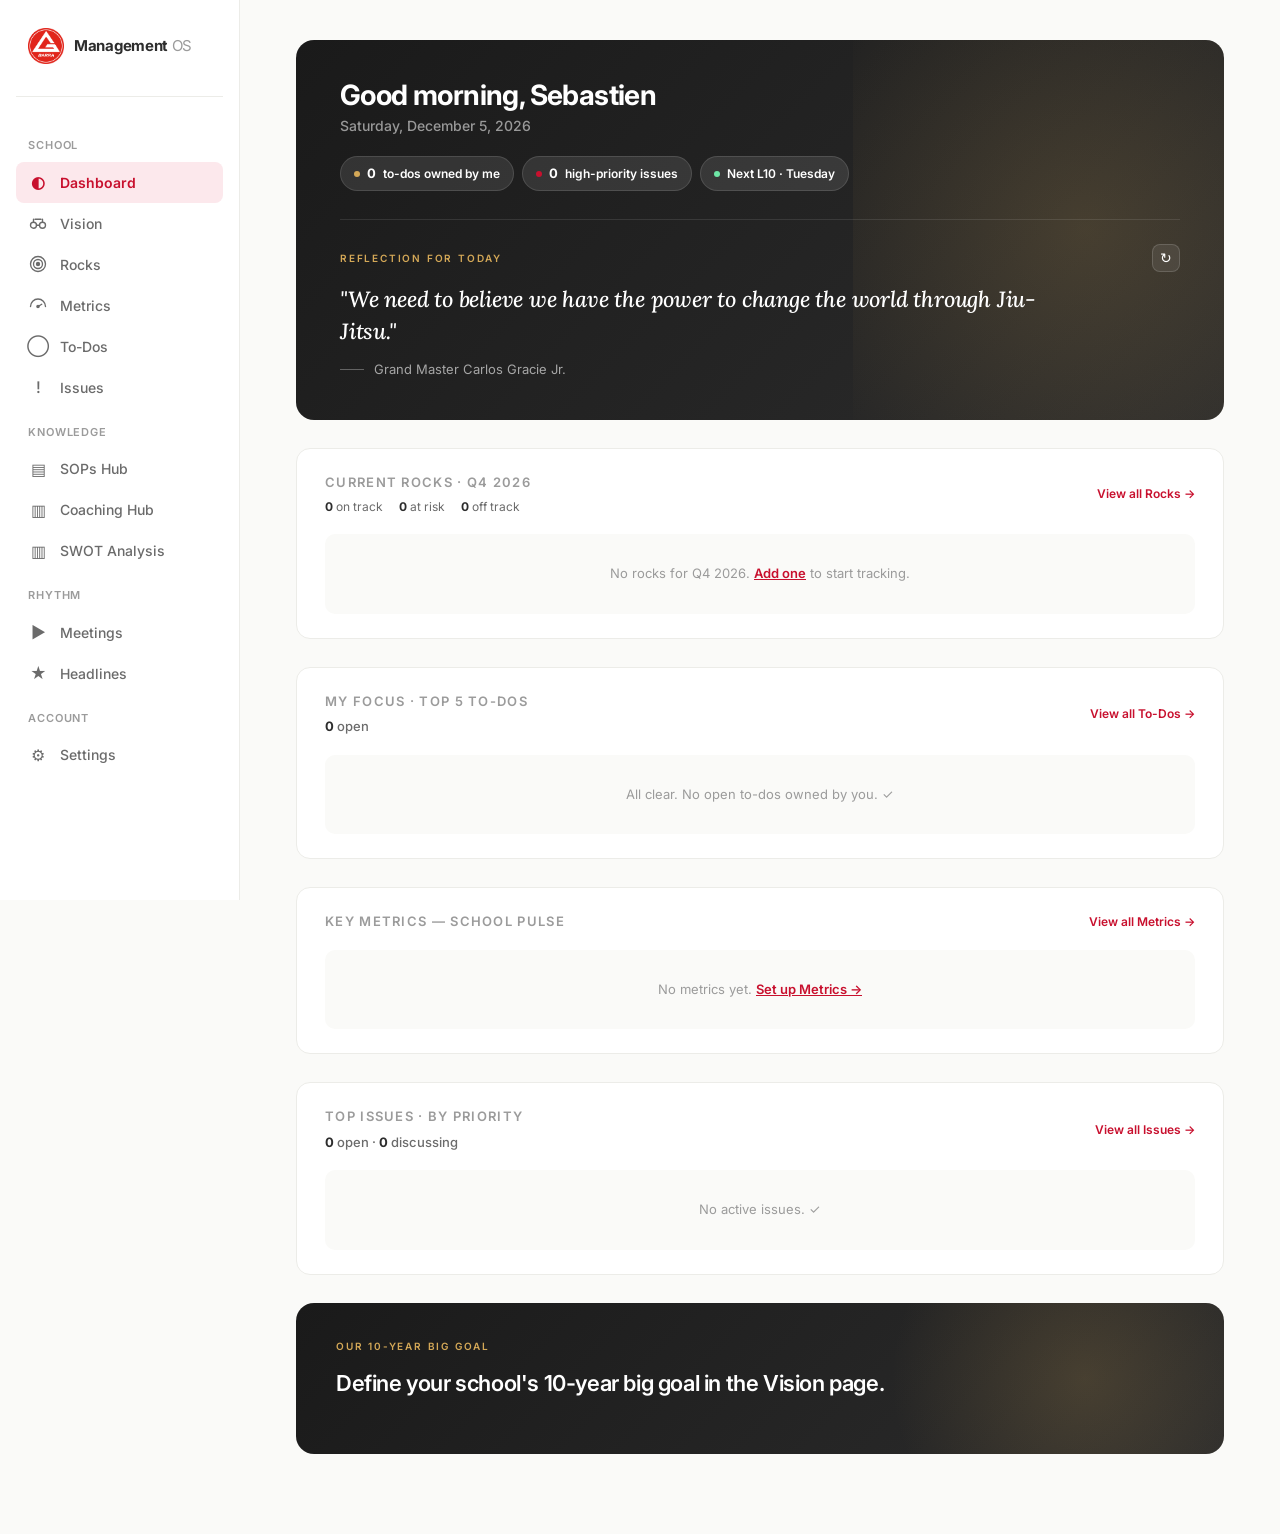
<file: index.html>
<!DOCTYPE html>
<html lang="en">
<head>
    <meta charset="UTF-8">
    <meta name="viewport" content="width=device-width, initial-scale=1.0">
    <title>Redirecting...</title>

    <!-- Instant redirect -->
    <meta http-equiv="refresh" content="0; url=dashboard.html">

    <!-- Fallback for browsers that ignore meta refresh -->
    <script>
        window.location.replace("dashboard.html");
    </script>
</head>
<body>
    <p>Redirecting to the dashboard... If nothing happens, <a href="dashboard.html">click here</a>.</p>
</body>
</html>
</file>
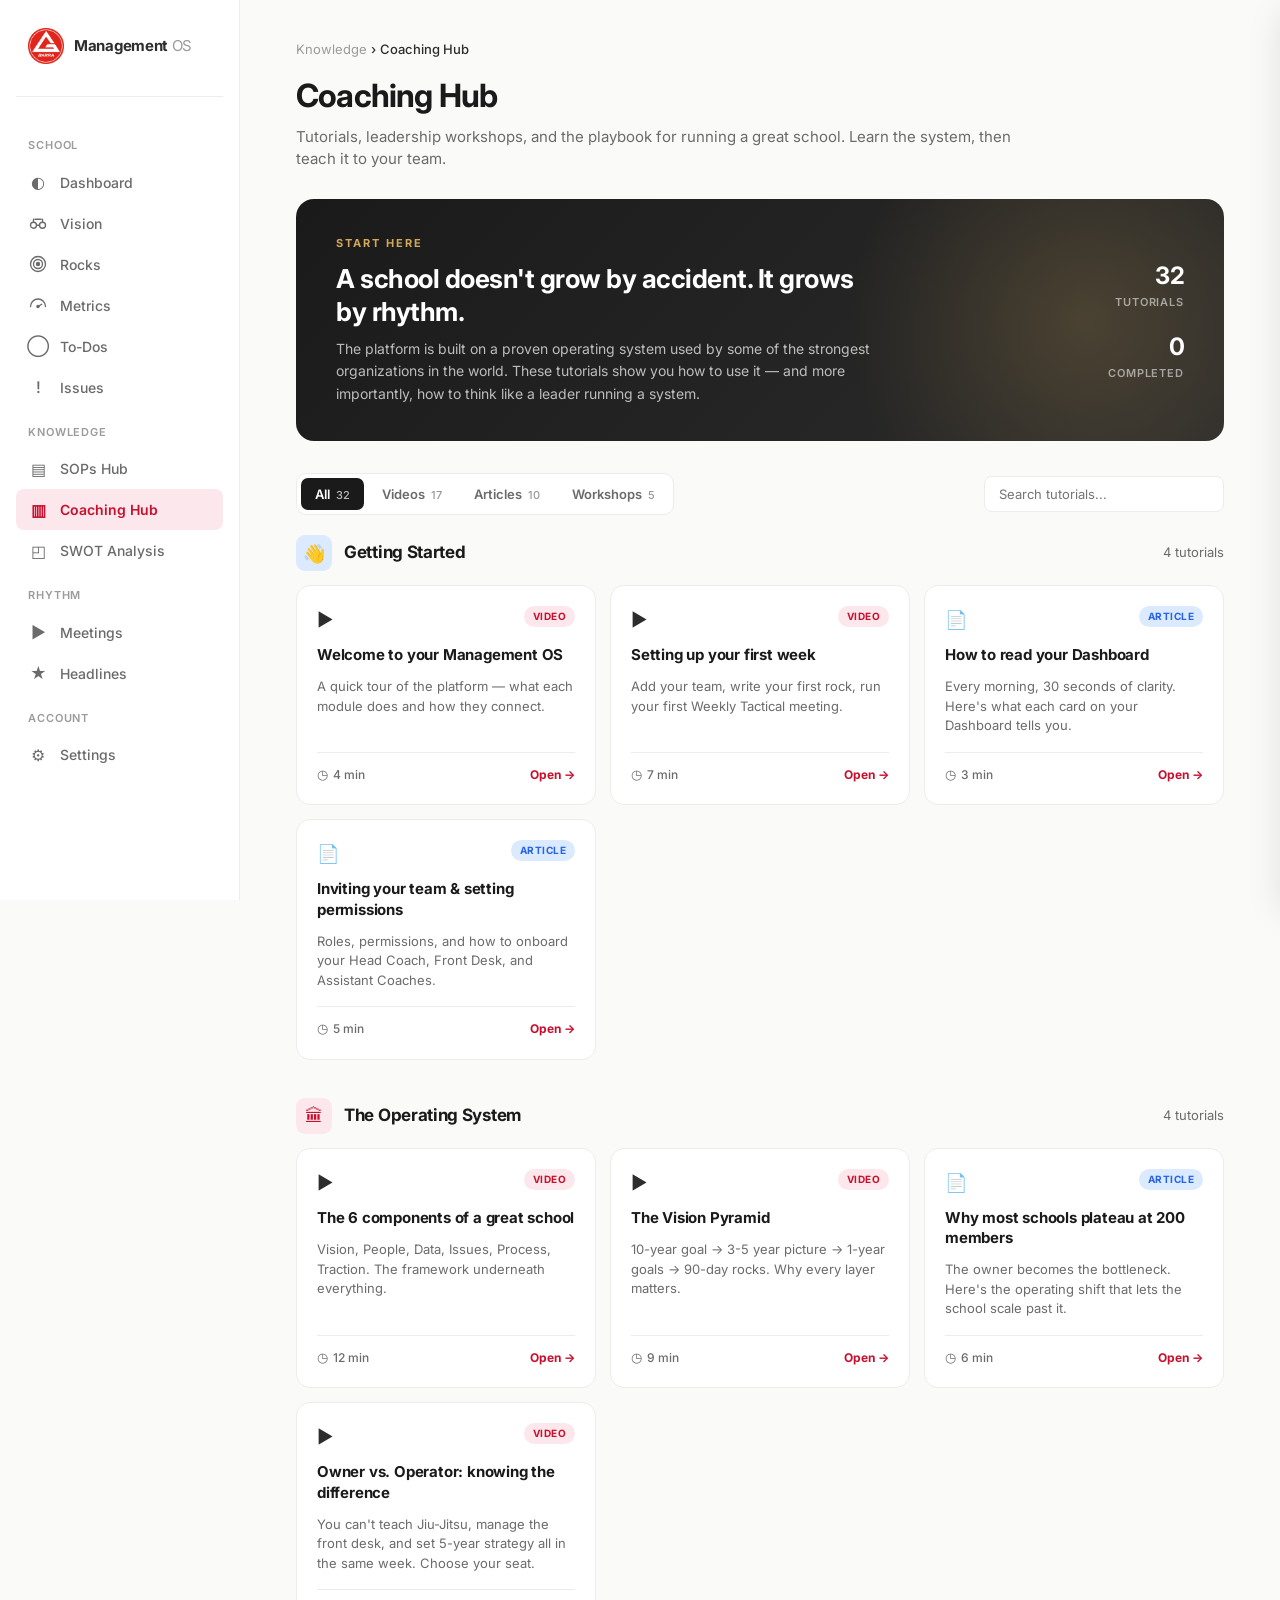
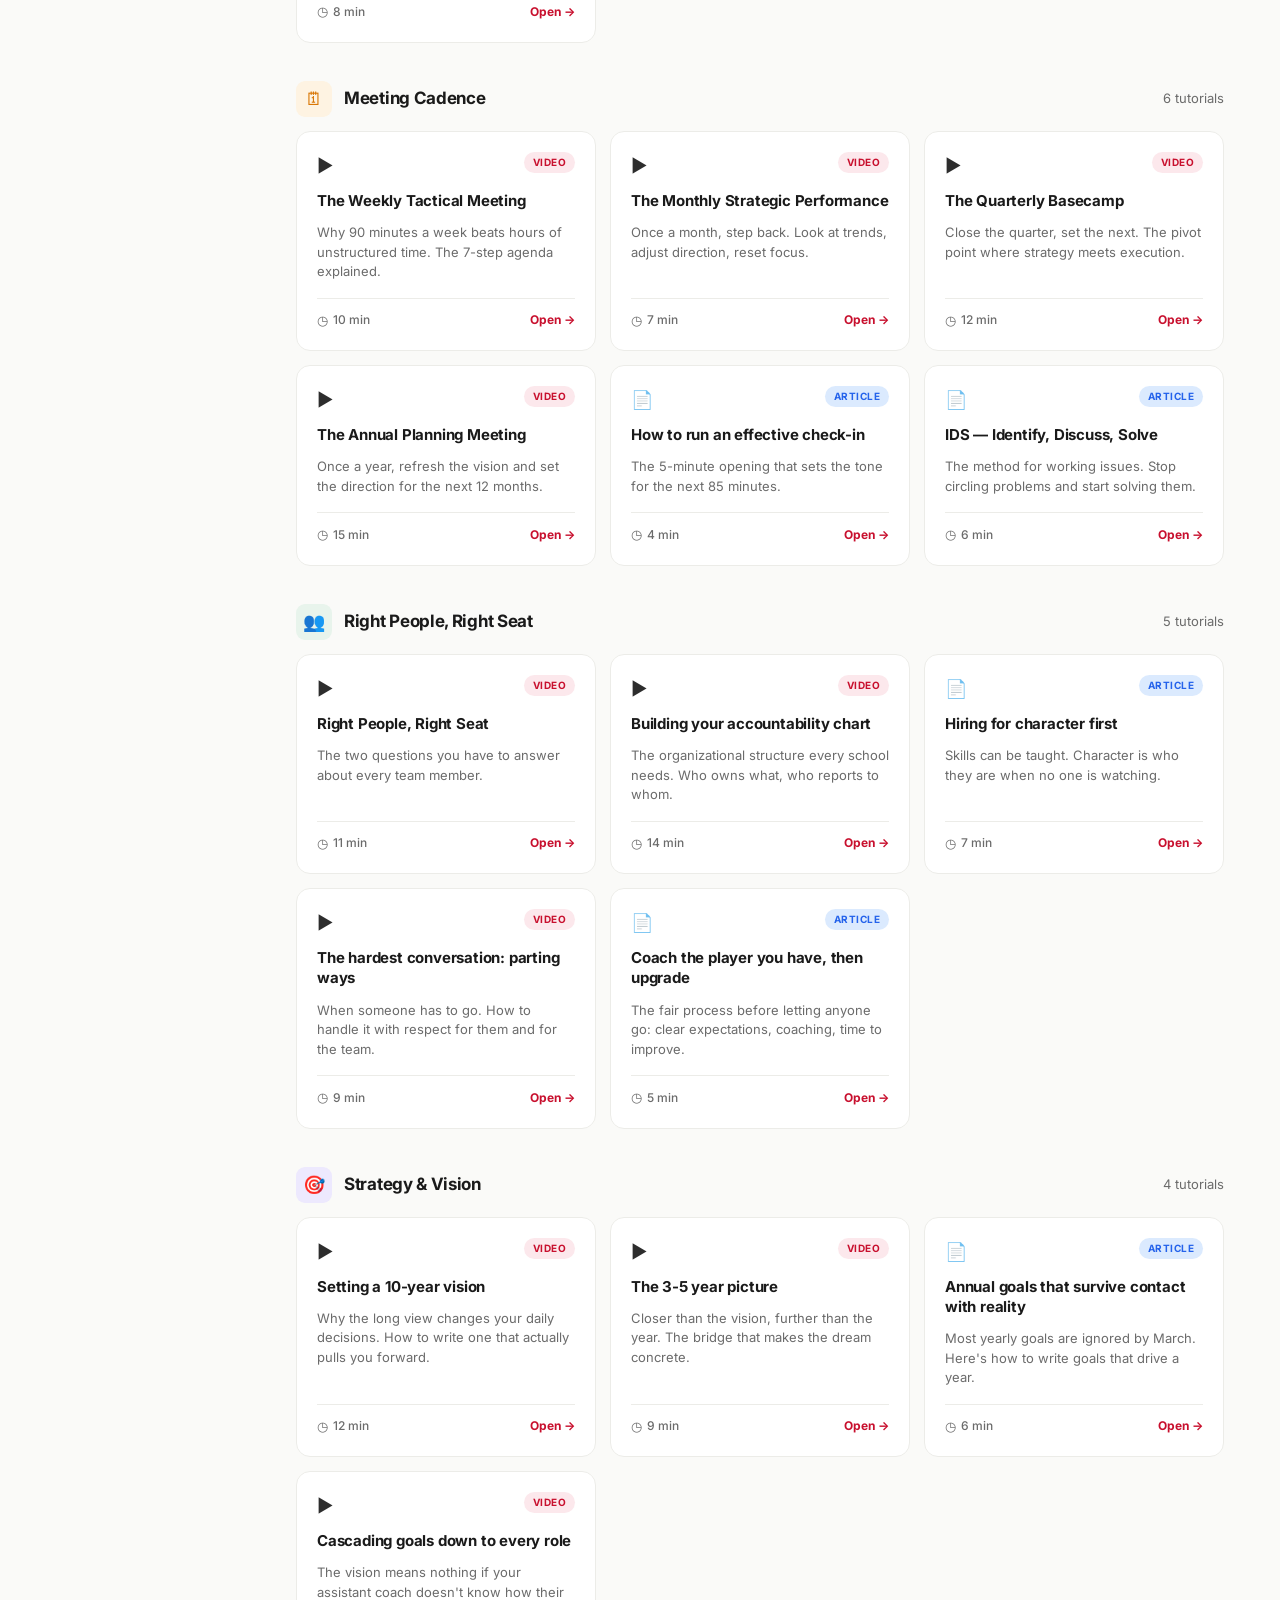
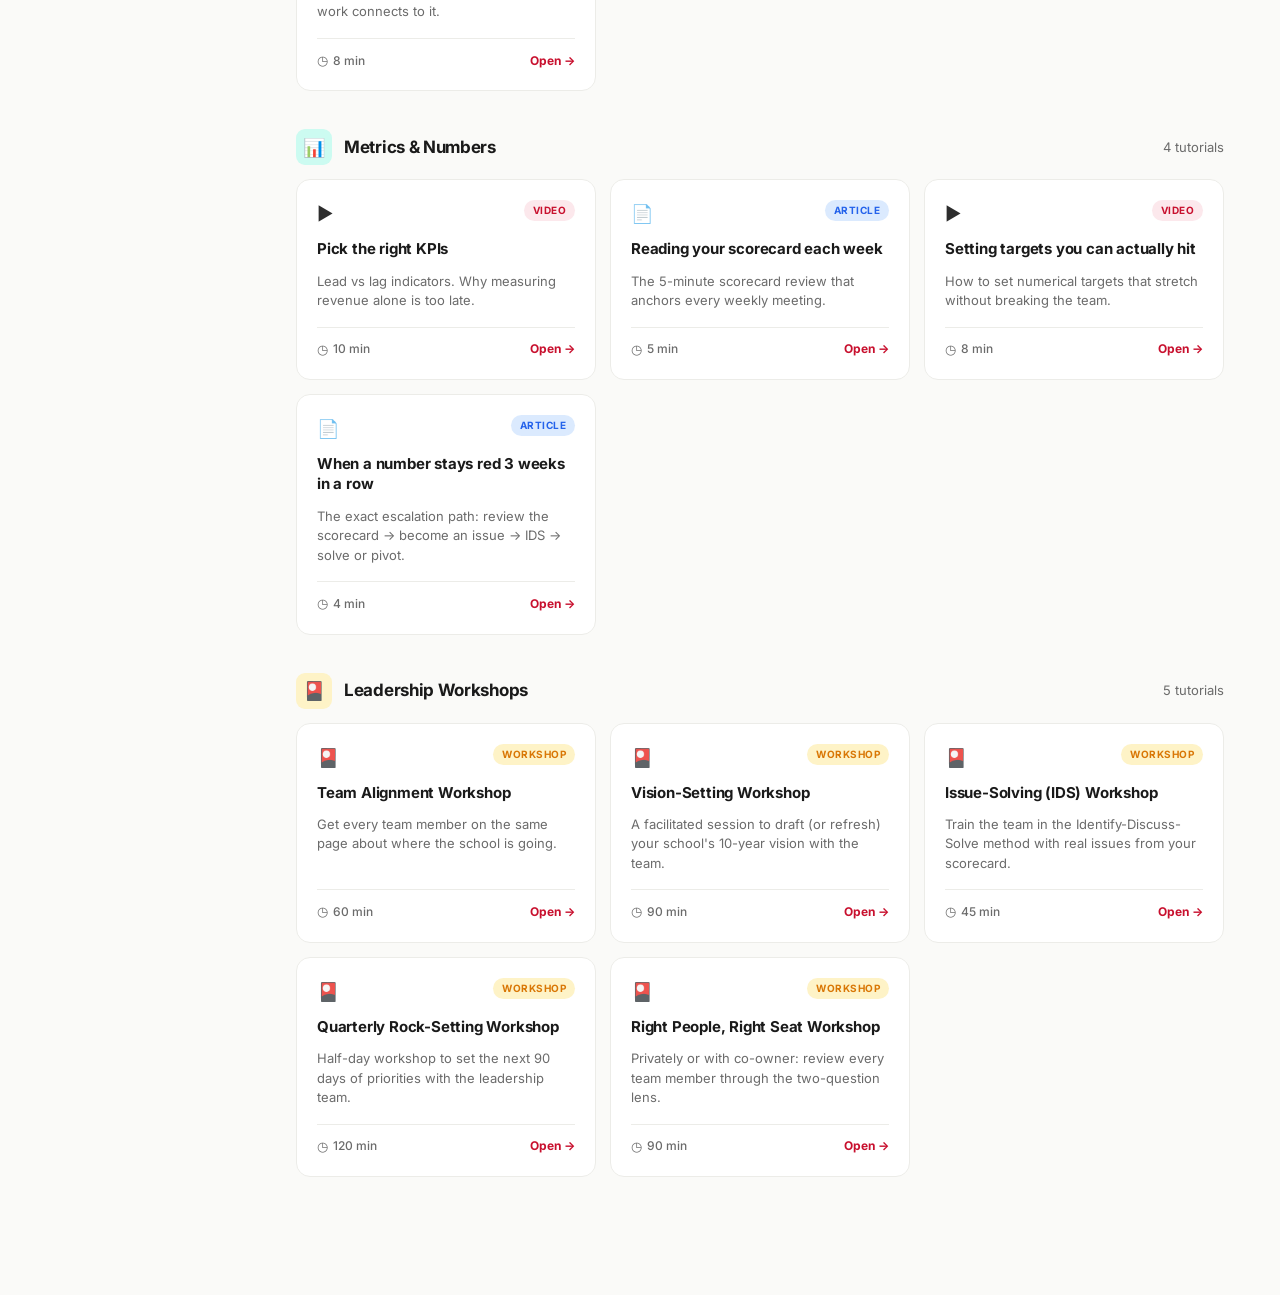
<file: coaching-hub.html>
<!DOCTYPE html>
<html lang="en">
<head>
<meta charset="UTF-8">
<meta name="viewport" content="width=device-width, initial-scale=1.0">
<title>GB Platform — Coaching Hub</title>
<link href="https://fonts.googleapis.com/css2?family=Inter:wght@300;400;500;600;700;800&display=swap" rel="stylesheet">
<style>
  * { margin: 0; padding: 0; box-sizing: border-box; }

  :root {
    --gb-red: #C8102E;
    --gb-red-soft: #FCE8EC;
    --gb-dark: #1A1A1A;
    --text: #2D2D2D;
    --text-soft: #6B6B6B;
    --text-faint: #9B9B9B;
    --bg: #FAFAF8;
    --card: #FFFFFF;
    --border: #ECECE8;
    --accent: #D4A857;
    --green: #4A8F5E;
    --green-soft: #E8F4EC;
    --amber: #D97706;
    --amber-soft: #FEF3E2;
    --blue: #2563EB;
    --blue-soft: #DBEAFE;
    --purple: #6B46C1;
    --purple-soft: #EDE9FE;
    --teal: #0F766E;
    --teal-soft: #CCFBF1;
    --gold-soft: #FEF3C7;
    --shadow-sm: 0 1px 2px rgba(0,0,0,0.04);
    --shadow-md: 0 4px 16px rgba(0,0,0,0.06);
    --shadow-lg: 0 12px 32px rgba(0,0,0,0.10);
  }

  body {
    font-family: 'Inter', -apple-system, BlinkMacSystemFont, sans-serif;
    background: var(--bg);
    color: var(--text);
    line-height: 1.5;
    -webkit-font-smoothing: antialiased;
  }
  .app { display: grid; grid-template-columns: 240px 1fr; min-height: 100vh; }

  /* === SIDEBAR === */
  .sidebar {
    background: #FFFFFF;
    border-right: 1px solid var(--border);
    padding: 28px 16px;
    position: sticky; top: 0; height: 100vh;
  }
  .logo {
    display: flex; align-items: center; gap: 10px;
    padding: 0 12px 32px; border-bottom: 1px solid var(--border); margin-bottom: 24px;
  }
  .logo-mark { width: 36px; height: 36px; display: flex; align-items: center; justify-content: center; flex-shrink: 0; }
  .logo-mark img { width: 100%; height: 100%; display: block; object-fit: contain; }
  .logo-text { font-weight: 700; font-size: 15px; letter-spacing: -0.3px; }
  .logo-text span { color: var(--text-faint); font-weight: 400; }

  .nav-section {
    font-size: 11px; text-transform: uppercase; letter-spacing: 0.08em;
    color: var(--text-faint); padding: 16px 12px 8px; font-weight: 600;
  }
  .nav-item {
    display: flex; align-items: center; gap: 12px;
    padding: 10px 12px; border-radius: 8px;
    color: var(--text-soft); cursor: pointer;
    font-size: 14px; font-weight: 500; transition: all 0.15s;
  }
  .nav-item:hover { background: var(--bg); color: var(--text); }
  .nav-item.active { background: var(--gb-red-soft); color: var(--gb-red); font-weight: 600; }
  .nav-item .icon { font-size: 16px; width: 20px; height: 20px; display: inline-flex; align-items: center; justify-content: center; flex-shrink: 0; }
  .nav-item .icon svg { width: 18px; height: 18px; }

  /* === MAIN === */
  .main { padding: 40px 56px 80px; max-width: 1320px; }
  .breadcrumb { font-size: 13px; color: var(--text-faint); margin-bottom: 12px; }
  .breadcrumb span { color: var(--text); font-weight: 500; }
  .page-header { margin-bottom: 28px; }
  .page-title {
    font-size: 32px; font-weight: 700; letter-spacing: -0.8px;
    color: var(--gb-dark); margin-bottom: 6px;
  }
  .page-subtitle { font-size: 15px; color: var(--text-soft); max-width: 720px; }

  /* === HERO BANNER === */
  .hero {
    background: linear-gradient(135deg, #1A1A1A 0%, #2C2C2C 100%);
    color: white;
    border-radius: 18px;
    padding: 36px 40px;
    margin-bottom: 32px;
    position: relative;
    overflow: hidden;
    display: grid;
    grid-template-columns: 1fr auto;
    gap: 28px;
    align-items: center;
  }
  .hero::after {
    content: '';
    position: absolute;
    top: -50%; right: -10%;
    width: 50%; height: 200%;
    background: radial-gradient(circle, rgba(212,168,87,0.2), transparent 70%);
    pointer-events: none;
  }
  .hero-label {
    font-size: 11px;
    text-transform: uppercase;
    letter-spacing: 0.18em;
    color: var(--accent);
    font-weight: 700;
    margin-bottom: 12px;
    position: relative; z-index: 1;
  }
  .hero-title {
    font-size: 26px;
    font-weight: 700;
    letter-spacing: -0.5px;
    margin-bottom: 10px;
    line-height: 1.25;
    position: relative; z-index: 1;
    max-width: 540px;
  }
  .hero-text {
    font-size: 14px;
    color: rgba(255,255,255,0.7);
    line-height: 1.6;
    max-width: 540px;
    position: relative; z-index: 1;
  }
  .hero-stats {
    display: flex;
    flex-direction: column;
    gap: 18px;
    position: relative;
    z-index: 1;
    text-align: right;
  }
  .hero-stat-val {
    font-size: 24px; font-weight: 700; letter-spacing: -0.5px;
  }
  .hero-stat-lbl {
    font-size: 11px;
    color: rgba(255,255,255,0.55);
    text-transform: uppercase;
    letter-spacing: 0.08em;
    font-weight: 600;
  }

  /* === FILTERS === */
  .toolbar {
    display: flex;
    justify-content: space-between;
    gap: 12px;
    margin-bottom: 20px;
    align-items: center;
    flex-wrap: wrap;
  }
  .filter-pills {
    display: flex;
    gap: 4px;
    background: white;
    border: 1px solid var(--border);
    border-radius: 10px;
    padding: 4px;
  }
  .filter-pill {
    background: transparent;
    border: none;
    padding: 8px 14px;
    border-radius: 7px;
    font-size: 13px;
    font-weight: 600;
    color: var(--text-soft);
    cursor: pointer;
    font-family: inherit;
    transition: all 0.15s;
  }
  .filter-pill:hover { color: var(--text); }
  .filter-pill.active { background: var(--gb-dark); color: white; }
  .filter-pill .count { margin-left: 6px; opacity: 0.7; font-weight: 500; font-size: 11px; }

  .search-input {
    background: white;
    border: 1px solid var(--border);
    padding: 9px 14px;
    border-radius: 8px;
    font-size: 13px;
    font-family: inherit;
    color: var(--text);
    outline: none;
    min-width: 240px;
    transition: all 0.15s;
  }
  .search-input:focus {
    border-color: var(--gb-red);
    box-shadow: 0 0 0 3px var(--gb-red-soft);
  }

  /* === CATEGORY SECTIONS === */
  .category-section { margin-bottom: 38px; }
  .category-section.hidden { display: none; }
  .category-header {
    display: flex;
    align-items: center;
    gap: 12px;
    margin-bottom: 14px;
  }
  .category-icon {
    width: 36px; height: 36px;
    border-radius: 9px;
    display: flex; align-items: center; justify-content: center;
    font-size: 18px;
    flex-shrink: 0;
  }
  .category-icon.getting-started { background: var(--blue-soft); color: var(--blue); }
  .category-icon.operating-system { background: var(--gb-red-soft); color: var(--gb-red); }
  .category-icon.meetings { background: var(--amber-soft); color: var(--amber); }
  .category-icon.people { background: var(--green-soft); color: var(--green); }
  .category-icon.strategy { background: var(--purple-soft); color: var(--purple); }
  .category-icon.metrics { background: var(--teal-soft); color: var(--teal); }
  .category-icon.workshops { background: var(--gold-soft); color: var(--amber); }

  .category-title {
    font-size: 17px;
    font-weight: 700;
    color: var(--gb-dark);
    letter-spacing: -0.3px;
  }
  .category-meta {
    font-size: 13px;
    color: var(--text-soft);
    margin-left: auto;
  }

  /* === TUTORIAL CARDS === */
  .tutorial-grid {
    display: grid;
    grid-template-columns: repeat(auto-fill, minmax(280px, 1fr));
    gap: 14px;
  }
  .tutorial-card {
    background: white;
    border: 1px solid var(--border);
    border-radius: 14px;
    padding: 20px;
    cursor: pointer;
    transition: all 0.15s;
    display: flex;
    flex-direction: column;
    gap: 12px;
    min-height: 200px;
    position: relative;
  }
  .tutorial-card:hover {
    border-color: var(--text-soft);
    transform: translateY(-2px);
    box-shadow: var(--shadow-md);
  }
  .tutorial-card.completed::after {
    content: '✓';
    position: absolute;
    top: 14px; right: 14px;
    width: 22px; height: 22px;
    border-radius: 50%;
    background: var(--green);
    color: white;
    display: flex; align-items: center; justify-content: center;
    font-size: 12px;
    font-weight: 700;
  }

  .tutorial-top {
    display: flex; justify-content: space-between; align-items: flex-start;
  }
  .type-badge {
    display: inline-flex; align-items: center; gap: 5px;
    padding: 3px 9px; border-radius: 12px;
    font-size: 10px; font-weight: 700;
    text-transform: uppercase; letter-spacing: 0.05em;
  }
  .type-badge.video { background: var(--gb-red-soft); color: var(--gb-red); }
  .type-badge.article { background: var(--blue-soft); color: var(--blue); }
  .type-badge.workshop { background: var(--gold-soft); color: var(--amber); }
  .type-icon { font-size: 18px; }

  .tutorial-title {
    font-size: 15px;
    font-weight: 700;
    color: var(--gb-dark);
    letter-spacing: -0.2px;
    line-height: 1.35;
  }
  .tutorial-desc {
    font-size: 13px;
    color: var(--text-soft);
    line-height: 1.5;
    flex: 1;
    display: -webkit-box;
    -webkit-line-clamp: 3;
    -webkit-box-orient: vertical;
    overflow: hidden;
  }
  .tutorial-bottom {
    display: flex; justify-content: space-between; align-items: center;
    margin-top: 4px;
    padding-top: 12px;
    border-top: 1px solid var(--border);
    font-size: 12px;
    color: var(--text-soft);
  }
  .duration-badge {
    display: inline-flex; align-items: center; gap: 5px;
    font-weight: 500;
  }
  .duration-badge::before {
    content: '◷';
    font-size: 13px;
  }
  .open-link {
    color: var(--gb-red);
    font-weight: 700;
    font-size: 12px;
  }

  .empty {
    grid-column: 1 / -1;
    padding: 40px;
    background: white;
    border: 1px dashed var(--border);
    border-radius: 14px;
    text-align: center;
    color: var(--text-soft);
    font-size: 14px;
  }

  /* === DRAWER === */
  .overlay {
    position: fixed; inset: 0;
    background: rgba(0,0,0,0.4);
    opacity: 0; pointer-events: none;
    transition: opacity 0.25s; z-index: 50;
  }
  .overlay.open { opacity: 1; pointer-events: all; }
  .drawer {
    position: fixed; top: 0; right: 0;
    width: 640px; max-width: 96vw; height: 100vh;
    background: white; box-shadow: var(--shadow-lg);
    transform: translateX(100%);
    transition: transform 0.3s cubic-bezier(0.4, 0, 0.2, 1);
    z-index: 51; display: flex; flex-direction: column;
  }
  .drawer.open { transform: translateX(0); }
  .drawer-header {
    padding: 22px 32px;
    border-bottom: 1px solid var(--border);
    display: flex; align-items: center; justify-content: space-between;
  }
  .drawer-tag {
    font-size: 11px; text-transform: uppercase;
    letter-spacing: 0.1em; color: var(--text-faint); font-weight: 600;
  }
  .drawer-actions { display: flex; gap: 6px; }
  .drawer-btn {
    background: transparent; border: none;
    padding: 8px 12px; border-radius: 8px;
    cursor: pointer; font-size: 13px; color: var(--text-soft);
    font-family: inherit;
    display: flex; align-items: center; gap: 6px;
    font-weight: 600;
    transition: all 0.15s;
  }
  .drawer-btn:hover { background: var(--bg); color: var(--text); }
  .drawer-btn.completed {
    background: var(--green-soft);
    color: var(--green);
  }
  .drawer-btn.close-x {
    width: 32px; height: 32px;
    border-radius: 8px;
    justify-content: center; padding: 0;
  }

  .drawer-body { padding: 28px 32px; overflow-y: auto; flex: 1; }

  .drawer-title {
    font-size: 24px;
    font-weight: 700;
    letter-spacing: -0.5px;
    color: var(--gb-dark);
    margin-bottom: 14px;
    line-height: 1.3;
  }
  .drawer-meta {
    display: flex;
    gap: 12px;
    align-items: center;
    margin-bottom: 24px;
  }

  .video-placeholder {
    background: linear-gradient(135deg, #1A1A1A 0%, #2C2C2C 100%);
    border-radius: 12px;
    aspect-ratio: 16/9;
    display: flex;
    align-items: center;
    justify-content: center;
    flex-direction: column;
    color: white;
    margin-bottom: 24px;
    position: relative;
    overflow: hidden;
  }
  .video-placeholder::after {
    content: '';
    position: absolute;
    inset: 0;
    background: radial-gradient(circle, rgba(212,168,87,0.15), transparent 70%);
  }
  .play-button {
    width: 64px; height: 64px;
    border-radius: 50%;
    background: var(--gb-red);
    color: white;
    display: flex; align-items: center; justify-content: center;
    font-size: 22px;
    margin-bottom: 14px;
    position: relative; z-index: 1;
    cursor: pointer;
    transition: transform 0.15s;
  }
  .play-button:hover { transform: scale(1.1); }
  .video-placeholder-text {
    font-size: 13px;
    color: rgba(255,255,255,0.55);
    position: relative; z-index: 1;
  }

  .content-section { margin-bottom: 22px; }
  .content-section h3 {
    font-size: 11px;
    text-transform: uppercase;
    letter-spacing: 0.1em;
    color: var(--text-faint);
    font-weight: 700;
    margin-bottom: 10px;
  }
  .content-section p {
    font-size: 14px;
    line-height: 1.7;
    color: var(--text);
    margin-bottom: 10px;
  }
  .content-section ul, .content-section ol {
    margin-left: 22px;
    margin-bottom: 10px;
  }
  .content-section li {
    font-size: 14px;
    line-height: 1.7;
    color: var(--text);
    margin-bottom: 4px;
  }

  .workshop-step {
    background: var(--bg);
    border-radius: 10px;
    padding: 16px 18px;
    margin-bottom: 10px;
    display: grid;
    grid-template-columns: 32px 1fr 70px;
    gap: 12px;
    align-items: start;
  }
  .step-num {
    background: var(--gb-red);
    color: white;
    width: 28px; height: 28px;
    border-radius: 50%;
    display: flex; align-items: center; justify-content: center;
    font-weight: 700;
    font-size: 12px;
  }
  .step-content {
    font-size: 14px;
    line-height: 1.55;
  }
  .step-title { font-weight: 700; color: var(--gb-dark); margin-bottom: 2px; }
  .step-desc { color: var(--text-soft); font-size: 13px; }
  .step-time {
    font-size: 11px;
    color: var(--text-faint);
    font-weight: 600;
    text-align: right;
    font-feature-settings: "tnum";
  }

  .coming-soon-banner {
    background: var(--gold-soft);
    border: 1px solid var(--accent);
    color: #8B6914;
    padding: 12px 16px;
    border-radius: 10px;
    font-size: 13px;
    margin-bottom: 20px;
    text-align: center;
    font-weight: 600;
  }
</style>
<link rel="stylesheet" href="responsive.css">
<script src="responsive.js" defer></script>
</head>
<body>

<div class="app">
  <aside class="sidebar">
    <div class="logo">
      <div class="logo-mark"><img src="gracie-barra-logo.png.png" alt="Gracie Barra"></div>
      <div class="logo-text">Management <span>OS</span></div>
    </div>

    <div class="nav-section">School</div>
    <div class="nav-item" onclick="location.href='dashboard.html'"><span class="icon">◐</span> Dashboard</div>
    <div class="nav-item" onclick="location.href='vision.html'"><span class="icon"><svg viewBox="0 0 24 24" fill="none" stroke="currentColor" stroke-width="1.8" stroke-linecap="round" stroke-linejoin="round"><circle cx="6" cy="15" r="4"/><circle cx="18" cy="15" r="4"/><path d="M6 11V7m12 4V7M8 7h8"/><path d="M10 15h4"/></svg></span> Vision</div>
    <div class="nav-item" onclick="location.href='rocks.html'"><span class="icon"><svg viewBox="0 0 24 24" fill="none" stroke="currentColor" stroke-width="1.8" stroke-linecap="round" stroke-linejoin="round"><circle cx="12" cy="12" r="10"/><circle cx="12" cy="12" r="6"/><circle cx="12" cy="12" r="2" fill="currentColor"/></svg></span> Rocks</div>
    <div class="nav-item" onclick="location.href='metrics.html'"><span class="icon"><svg viewBox="0 0 24 24" fill="none" stroke="currentColor" stroke-width="1.8" stroke-linecap="round" stroke-linejoin="round"><path d="M2 14a10 10 0 0 1 20 0"/><path d="M12 14l5-3"/><circle cx="12" cy="14" r="1.5" fill="currentColor"/></svg></span> Metrics</div>
    <div class="nav-item" onclick="location.href='todos.html'"><span class="icon">◯</span> To-Dos</div>
    <div class="nav-item" onclick="location.href='issues.html'"><span class="icon">!</span> Issues</div>

    <div class="nav-section">Knowledge</div>
    <div class="nav-item" onclick="location.href='sops.html'"><span class="icon">▤</span> SOPs Hub</div>
    <div class="nav-item active"><span class="icon">▥</span> Coaching Hub</div>
    <div class="nav-item" onclick="location.href='swot.html'"><span class="icon">◰</span> SWOT Analysis</div>

    <div class="nav-section">Rhythm</div>
    <div class="nav-item" onclick="location.href='meetings.html'"><span class="icon">▶</span> Meetings</div>
    <div class="nav-item"><span class="icon">★</span> Headlines</div>

    <div class="nav-section">Account</div>
    <div class="nav-item" onclick="location.href='settings.html'"><span class="icon">⚙</span> Settings</div>
  </aside>

  <main class="main">
    <div class="breadcrumb">Knowledge <span>›</span> <span>Coaching Hub</span></div>
    <div class="page-header">
      <h1 class="page-title">Coaching Hub</h1>
      <p class="page-subtitle">Tutorials, leadership workshops, and the playbook for running a great school. Learn the system, then teach it to your team.</p>
    </div>

    <section class="hero">
      <div>
        <div class="hero-label">Start Here</div>
        <div class="hero-title">A school doesn't grow by accident. It grows by rhythm.</div>
        <div class="hero-text">The platform is built on a proven operating system used by some of the strongest organizations in the world. These tutorials show you how to use it — and more importantly, how to think like a leader running a system.</div>
      </div>
      <div class="hero-stats">
        <div><div class="hero-stat-val" id="totalTutorials">0</div><div class="hero-stat-lbl">Tutorials</div></div>
        <div><div class="hero-stat-val" id="totalCompleted">0</div><div class="hero-stat-lbl">Completed</div></div>
      </div>
    </section>

    <div class="toolbar">
      <div class="filter-pills" id="filterPills"></div>
      <input type="search" class="search-input" id="searchInput" placeholder="Search tutorials...">
    </div>

    <div id="categories"></div>
  </main>
</div>

<!-- DRAWER -->
<div class="overlay" id="overlay" onclick="closeDrawer()"></div>
<aside class="drawer" id="drawer">
  <div class="drawer-header">
    <div class="drawer-tag" id="drawerTag">Tutorial</div>
    <div class="drawer-actions">
      <button class="drawer-btn" id="completeBtn" onclick="toggleComplete()">Mark as completed</button>
      <button class="drawer-btn close-x" onclick="closeDrawer()">✕</button>
    </div>
  </div>
  <div class="drawer-body" id="drawerBody"></div>
</aside>

<script>
  const COMPLETED_KEY = 'gb_coaching_completed_v1';

  // === CATEGORIES ===
  const CATEGORIES = [
    { id: 'getting-started',   name: 'Getting Started',          icon: '👋', desc: 'How to use the platform.' },
    { id: 'operating-system',  name: 'The Operating System',     icon: '🏛', desc: 'How great schools run.' },
    { id: 'meetings',          name: 'Meeting Cadence',          icon: '🗓', desc: 'The rhythm of leadership.' },
    { id: 'people',            name: 'Right People, Right Seat', icon: '👥', desc: 'Building your team.' },
    { id: 'strategy',          name: 'Strategy & Vision',        icon: '🎯', desc: 'Long-term thinking.' },
    { id: 'metrics',           name: 'Metrics & Numbers',        icon: '📊', desc: 'Scorecards that drive growth.' },
    { id: 'workshops',         name: 'Leadership Workshops',     icon: '🎴', desc: 'Facilitation kits — like Pip Decks for your school.' }
  ];

  // === TUTORIALS ===
  const TUTORIALS = [
    // GETTING STARTED
    { id: 'g1', cat: 'getting-started', type: 'video', title: 'Welcome to your Management OS', duration: '4 min',
      desc: 'A quick tour of the platform — what each module does and how they connect.',
      content: {
        sections: [
          { h: 'What you\'ll learn', body: 'The 10,000-foot view of every module: Dashboard, Vision, Rocks, Metrics, To-Dos, Issues, Meetings, SOPs, and SWOT Tools.' },
          { h: 'Why this matters', body: 'Most school owners run their business from their inbox. This platform replaces the inbox chaos with a structured rhythm — one place to think long-term, manage execution, and review performance.' }
        ]
      }
    },
    { id: 'g2', cat: 'getting-started', type: 'video', title: 'Setting up your first week', duration: '7 min',
      desc: 'Add your team, write your first rock, run your first Weekly Tactical meeting.',
      content: {
        sections: [
          { h: 'Step by step', body: 'In 30 minutes you\'ll have: a documented vision, 3 quarterly rocks, a baseline scorecard, your team invited, and your first weekly meeting scheduled.' }
        ]
      }
    },
    { id: 'g3', cat: 'getting-started', type: 'article', title: 'How to read your Dashboard', duration: '3 min',
      desc: 'Every morning, 30 seconds of clarity. Here\'s what each card on your Dashboard tells you.' },
    { id: 'g4', cat: 'getting-started', type: 'article', title: 'Inviting your team & setting permissions', duration: '5 min',
      desc: 'Roles, permissions, and how to onboard your Head Coach, Front Desk, and Assistant Coaches.' },

    // OPERATING SYSTEM
    { id: 'os1', cat: 'operating-system', type: 'video', title: 'The 6 components of a great school', duration: '12 min',
      desc: 'Vision, People, Data, Issues, Process, Traction. The framework underneath everything.',
      content: {
        sections: [
          { h: 'The six lenses', body: 'Strong schools are strong in six areas. Weakness in any one of them shows up as friction, churn, or a stalled growth.' },
          { h: 'How to score yourself', body: 'After watching, run the SWOT assessments on Proshop, Financial Health, and others to get a baseline.' }
        ]
      }
    },
    { id: 'os2', cat: 'operating-system', type: 'video', title: 'The Vision Pyramid', duration: '9 min',
      desc: '10-year goal → 3-5 year picture → 1-year goals → 90-day rocks. Why every layer matters.' },
    { id: 'os3', cat: 'operating-system', type: 'article', title: 'Why most schools plateau at 200 members', duration: '6 min',
      desc: 'The owner becomes the bottleneck. Here\'s the operating shift that lets the school scale past it.' },
    { id: 'os4', cat: 'operating-system', type: 'video', title: 'Owner vs. Operator: knowing the difference', duration: '8 min',
      desc: 'You can\'t teach Jiu-Jitsu, manage the front desk, and set 5-year strategy all in the same week. Choose your seat.' },

    // MEETING CADENCE
    { id: 'm1', cat: 'meetings', type: 'video', title: 'The Weekly Tactical Meeting', duration: '10 min',
      desc: 'Why 90 minutes a week beats hours of unstructured time. The 7-step agenda explained.',
      content: {
        sections: [
          { h: 'The structure', body: 'Check-In → Rock Review → Scorecard → Headlines → To-Dos → Issues (IDS) → Conclude. Every phase is on a timer.' },
          { h: 'The discipline', body: 'Same day, same time, every week. Cancel the meeting and the operating system collapses within a quarter.' }
        ]
      }
    },
    { id: 'm2', cat: 'meetings', type: 'video', title: 'The Monthly Strategic Performance', duration: '7 min',
      desc: 'Once a month, step back. Look at trends, adjust direction, reset focus.' },
    { id: 'm3', cat: 'meetings', type: 'video', title: 'The Quarterly Basecamp', duration: '12 min',
      desc: 'Close the quarter, set the next. The pivot point where strategy meets execution.' },
    { id: 'm4', cat: 'meetings', type: 'video', title: 'The Annual Planning Meeting', duration: '15 min',
      desc: 'Once a year, refresh the vision and set the direction for the next 12 months.' },
    { id: 'm5', cat: 'meetings', type: 'article', title: 'How to run an effective check-in', duration: '4 min',
      desc: 'The 5-minute opening that sets the tone for the next 85 minutes.' },
    { id: 'm6', cat: 'meetings', type: 'article', title: 'IDS — Identify, Discuss, Solve', duration: '6 min',
      desc: 'The method for working issues. Stop circling problems and start solving them.' },

    // PEOPLE
    { id: 'p1', cat: 'people', type: 'video', title: 'Right People, Right Seat', duration: '11 min',
      desc: 'The two questions you have to answer about every team member.',
      content: {
        sections: [
          { h: 'The two questions', body: '1) Do they share our values? (Right Person)  2) Do they Get it, Want it, and have the Capacity to do it? (Right Seat)' },
          { h: 'What to do when the answer is no', body: 'Most owners avoid the conversation for 6-12 months too long. This is how to have it sooner and with care.' }
        ]
      }
    },
    { id: 'p2', cat: 'people', type: 'video', title: 'Building your accountability chart', duration: '14 min',
      desc: 'The organizational structure every school needs. Who owns what, who reports to whom.' },
    { id: 'p3', cat: 'people', type: 'article', title: 'Hiring for character first', duration: '7 min',
      desc: 'Skills can be taught. Character is who they are when no one is watching.' },
    { id: 'p4', cat: 'people', type: 'video', title: 'The hardest conversation: parting ways', duration: '9 min',
      desc: 'When someone has to go. How to handle it with respect for them and for the team.' },
    { id: 'p5', cat: 'people', type: 'article', title: 'Coach the player you have, then upgrade', duration: '5 min',
      desc: 'The fair process before letting anyone go: clear expectations, coaching, time to improve.' },

    // STRATEGY
    { id: 's1', cat: 'strategy', type: 'video', title: 'Setting a 10-year vision', duration: '12 min',
      desc: 'Why the long view changes your daily decisions. How to write one that actually pulls you forward.' },
    { id: 's2', cat: 'strategy', type: 'video', title: 'The 3-5 year picture', duration: '9 min',
      desc: 'Closer than the vision, further than the year. The bridge that makes the dream concrete.' },
    { id: 's3', cat: 'strategy', type: 'article', title: 'Annual goals that survive contact with reality', duration: '6 min',
      desc: 'Most yearly goals are ignored by March. Here\'s how to write goals that drive a year.' },
    { id: 's4', cat: 'strategy', type: 'video', title: 'Cascading goals down to every role', duration: '8 min',
      desc: 'The vision means nothing if your assistant coach doesn\'t know how their work connects to it.' },

    // METRICS
    { id: 'me1', cat: 'metrics', type: 'video', title: 'Pick the right KPIs', duration: '10 min',
      desc: 'Lead vs lag indicators. Why measuring revenue alone is too late.',
      content: {
        sections: [
          { h: 'Lead vs lag', body: 'Lag indicators tell you what happened (revenue, churn). Lead indicators predict what will happen (trial bookings, attendance trend, NPS).' },
          { h: 'The 7-15 number rule', body: 'Pick 7-15 numbers that, if all are healthy, your school is healthy. Less than 7 and you\'re flying blind. More than 15 and you\'re drowning in noise.' }
        ]
      }
    },
    { id: 'me2', cat: 'metrics', type: 'article', title: 'Reading your scorecard each week', duration: '5 min',
      desc: 'The 5-minute scorecard review that anchors every weekly meeting.' },
    { id: 'me3', cat: 'metrics', type: 'video', title: 'Setting targets you can actually hit', duration: '8 min',
      desc: 'How to set numerical targets that stretch without breaking the team.' },
    { id: 'me4', cat: 'metrics', type: 'article', title: 'When a number stays red 3 weeks in a row', duration: '4 min',
      desc: 'The exact escalation path: review the scorecard → become an issue → IDS → solve or pivot.' },

    // WORKSHOPS
    { id: 'w1', cat: 'workshops', type: 'workshop', title: 'Team Alignment Workshop', duration: '60 min',
      desc: 'Get every team member on the same page about where the school is going.',
      content: {
        steps: [
          { title: 'Opening: where are we going?', desc: 'Owner reads the 10-year vision aloud. Everyone writes one word that captures it.', time: '5 min' },
          { title: 'Each person shares their word', desc: 'Round the room. Owner notes the patterns.', time: '10 min' },
          { title: 'The 3-5 year picture', desc: 'Read the milestones. Each person rates 1-10 how clear they are.', time: '15 min' },
          { title: 'The 90-day rocks', desc: 'Review current rocks. Each person commits to what they\'ll personally own.', time: '20 min' },
          { title: 'Close: one thing I commit to', desc: 'Round the room. Each person makes one verbal commitment.', time: '10 min' }
        ]
      }
    },
    { id: 'w2', cat: 'workshops', type: 'workshop', title: 'Vision-Setting Workshop', duration: '90 min',
      desc: 'A facilitated session to draft (or refresh) your school\'s 10-year vision with the team.' },
    { id: 'w3', cat: 'workshops', type: 'workshop', title: 'Issue-Solving (IDS) Workshop', duration: '45 min',
      desc: 'Train the team in the Identify-Discuss-Solve method with real issues from your scorecard.',
      content: {
        steps: [
          { title: 'Frame the method', desc: 'Owner explains IDS in 5 min. Show one example.', time: '5 min' },
          { title: 'Identify', desc: 'Each person names one issue from the past week. Write them on the board.', time: '10 min' },
          { title: 'Prioritize', desc: 'Vote on the top 3 to discuss today.', time: '5 min' },
          { title: 'Discuss & Solve', desc: 'Work through each of the 3 — 7-8 minutes each.', time: '25 min' }
        ]
      }
    },
    { id: 'w4', cat: 'workshops', type: 'workshop', title: 'Quarterly Rock-Setting Workshop', duration: '120 min',
      desc: 'Half-day workshop to set the next 90 days of priorities with the leadership team.' },
    { id: 'w5', cat: 'workshops', type: 'workshop', title: 'Right People, Right Seat Workshop', duration: '90 min',
      desc: 'Privately or with co-owner: review every team member through the two-question lens.' }
  ];

  // === STATE ===
  let activeFilter = 'all';
  let searchQuery = '';
  let completed = loadCompleted();

  function loadCompleted() {
    try {
      const raw = localStorage.getItem(COMPLETED_KEY);
      return raw ? JSON.parse(raw) : {};
    } catch (e) { return {}; }
  }
  function saveCompleted() {
    localStorage.setItem(COMPLETED_KEY, JSON.stringify(completed));
  }

  function escapeHtml(s) {
    return String(s ?? '').replace(/[&<>"']/g, c => ({ '&':'&amp;','<':'&lt;','>':'&gt;','"':'&quot;',"'":'&#39;' }[c]));
  }

  // === FILTERS ===
  function getFiltered() {
    let list = TUTORIALS;
    if (activeFilter !== 'all') list = list.filter(t => t.type === activeFilter);
    if (searchQuery) {
      const q = searchQuery.toLowerCase();
      list = list.filter(t =>
        t.title.toLowerCase().includes(q) || t.desc.toLowerCase().includes(q)
      );
    }
    return list;
  }

  function countByType(type) {
    if (type === 'all') return TUTORIALS.length;
    return TUTORIALS.filter(t => t.type === type).length;
  }

  // === RENDER ===
  function renderHero() {
    document.getElementById('totalTutorials').textContent = TUTORIALS.length;
    const completedCount = Object.values(completed).filter(Boolean).length;
    document.getElementById('totalCompleted').textContent = completedCount;
  }

  function renderFilters() {
    const filters = [
      { id: 'all', label: 'All' },
      { id: 'video', label: 'Videos' },
      { id: 'article', label: 'Articles' },
      { id: 'workshop', label: 'Workshops' }
    ];
    document.getElementById('filterPills').innerHTML = filters.map(f => `
      <button class="filter-pill ${activeFilter === f.id ? 'active' : ''}" onclick="setFilter('${f.id}')">
        ${f.label}<span class="count">${countByType(f.id)}</span>
      </button>
    `).join('');
  }

  window.setFilter = (id) => {
    activeFilter = id;
    renderCategories();
    renderFilters();
  };

  function renderCategories() {
    const filtered = getFiltered();
    const container = document.getElementById('categories');

    if (filtered.length === 0) {
      container.innerHTML = `<div class="empty">No tutorials match your filters. Try clearing the search or changing the filter.</div>`;
      return;
    }

    container.innerHTML = CATEGORIES.map(cat => {
      const items = filtered.filter(t => t.cat === cat.id);
      if (items.length === 0) return '';
      return `
        <section class="category-section">
          <div class="category-header">
            <div class="category-icon ${cat.id}">${cat.icon}</div>
            <div>
              <div class="category-title">${escapeHtml(cat.name)}</div>
            </div>
            <div class="category-meta">${items.length} ${items.length === 1 ? 'tutorial' : 'tutorials'}</div>
          </div>
          <div class="tutorial-grid">
            ${items.map(t => renderCard(t)).join('')}
          </div>
        </section>
      `;
    }).join('');
  }

  function renderCard(t) {
    const isCompleted = !!completed[t.id];
    const typeIcon = t.type === 'video' ? '▶' : t.type === 'article' ? '📄' : '🎴';
    const typeLabel = t.type === 'video' ? 'Video' : t.type === 'article' ? 'Article' : 'Workshop';

    return `
      <div class="tutorial-card ${isCompleted ? 'completed' : ''}" onclick="openTutorial('${t.id}')">
        <div class="tutorial-top">
          <span class="type-icon">${typeIcon}</span>
          <span class="type-badge ${t.type}">${typeLabel}</span>
        </div>
        <div class="tutorial-title">${escapeHtml(t.title)}</div>
        <div class="tutorial-desc">${escapeHtml(t.desc)}</div>
        <div class="tutorial-bottom">
          <span class="duration-badge">${escapeHtml(t.duration)}</span>
          <span class="open-link">Open →</span>
        </div>
      </div>
    `;
  }

  function renderAll() {
    renderHero();
    renderFilters();
    renderCategories();
  }

  // === DRAWER ===
  let currentTutorialId = null;

  window.openTutorial = (id) => {
    const t = TUTORIALS.find(x => x.id === id);
    if (!t) return;
    currentTutorialId = id;
    renderDrawer(t);
    document.getElementById('overlay').classList.add('open');
    document.getElementById('drawer').classList.add('open');
  };

  window.closeDrawer = () => {
    document.getElementById('overlay').classList.remove('open');
    document.getElementById('drawer').classList.remove('open');
    currentTutorialId = null;
  };

  function renderDrawer(t) {
    const cat = CATEGORIES.find(c => c.id === t.cat);
    const typeLabel = t.type === 'video' ? 'Video' : t.type === 'article' ? 'Article' : 'Workshop';
    document.getElementById('drawerTag').textContent = `${typeLabel} · ${cat?.name || ''}`;

    const isCompleted = !!completed[t.id];
    const completeBtn = document.getElementById('completeBtn');
    completeBtn.textContent = isCompleted ? '✓ Completed' : 'Mark as completed';
    completeBtn.className = 'drawer-btn ' + (isCompleted ? 'completed' : '');

    let bodyHtml = `
      <h2 class="drawer-title">${escapeHtml(t.title)}</h2>
      <div class="drawer-meta">
        <span class="type-badge ${t.type}">${typeLabel}</span>
        <span class="duration-badge">${escapeHtml(t.duration)}</span>
      </div>
    `;

    if (t.type === 'video') {
      bodyHtml += `
        <div class="video-placeholder">
          <div class="play-button">▶</div>
          <div class="video-placeholder-text">Video coming soon — content will be embedded here</div>
        </div>
      `;
    }

    bodyHtml += `<div class="content-section"><p>${escapeHtml(t.desc)}</p></div>`;

    if (t.content?.sections) {
      t.content.sections.forEach(s => {
        bodyHtml += `<div class="content-section"><h3>${escapeHtml(s.h)}</h3><p>${escapeHtml(s.body)}</p></div>`;
      });
    } else if (t.content?.steps) {
      bodyHtml += `<div class="content-section"><h3>Workshop Steps</h3>`;
      t.content.steps.forEach((s, i) => {
        bodyHtml += `
          <div class="workshop-step">
            <div class="step-num">${i+1}</div>
            <div class="step-content">
              <div class="step-title">${escapeHtml(s.title)}</div>
              <div class="step-desc">${escapeHtml(s.desc)}</div>
            </div>
            <div class="step-time">${escapeHtml(s.time)}</div>
          </div>
        `;
      });
      bodyHtml += `</div>`;
    } else {
      bodyHtml += `<div class="coming-soon-banner">Full content coming soon. The structure is here — the polished video/article/workshop will be added in the next release.</div>`;
    }

    document.getElementById('drawerBody').innerHTML = bodyHtml;
  }

  window.toggleComplete = () => {
    if (!currentTutorialId) return;
    completed[currentTutorialId] = !completed[currentTutorialId];
    if (!completed[currentTutorialId]) delete completed[currentTutorialId];
    saveCompleted();
    const t = TUTORIALS.find(x => x.id === currentTutorialId);
    if (t) renderDrawer(t);
    renderAll();
  };

  // Search
  document.getElementById('searchInput').addEventListener('input', (e) => {
    searchQuery = e.target.value;
    renderCategories();
  });

  // Escape closes drawer
  document.addEventListener('keydown', (e) => {
    if (e.key === 'Escape') closeDrawer();
  });

  renderAll();
</script>

</body>
</html>
</file>
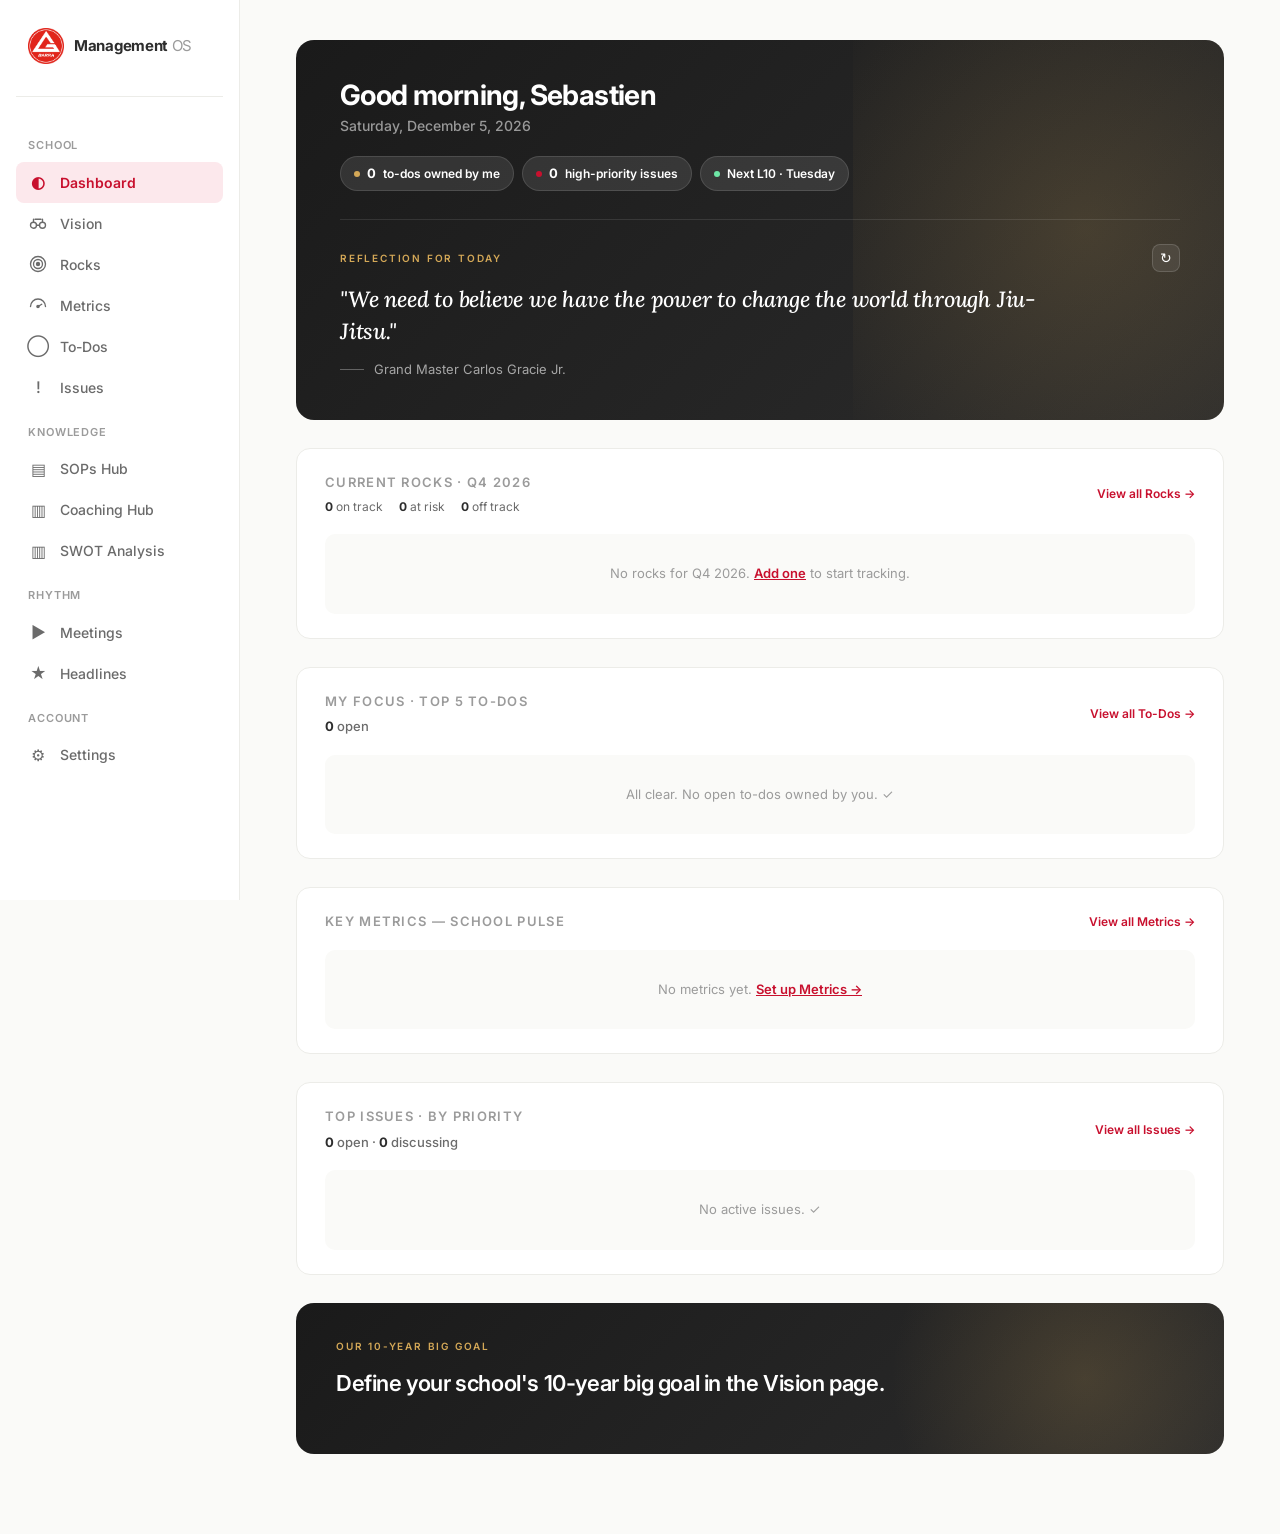
<file: dashboard.html>
<!DOCTYPE html>
<html lang="en">
<head>
<meta charset="UTF-8">
<meta name="viewport" content="width=device-width, initial-scale=1.0">
<title>GB Platform — Dashboard</title>
<link href="https://fonts.googleapis.com/css2?family=Inter:wght@300;400;500;600;700;800&family=Lora:ital,wght@1,400;1,500&display=swap" rel="stylesheet">
<style>
  * { margin: 0; padding: 0; box-sizing: border-box; }

  :root {
    --gb-red: #C8102E;
    --gb-red-soft: #FCE8EC;
    --gb-dark: #1A1A1A;
    --text: #2D2D2D;
    --text-soft: #6B6B6B;
    --text-faint: #9B9B9B;
    --bg: #FAFAF8;
    --card: #FFFFFF;
    --border: #ECECE8;
    --accent: #D4A857;
    --green: #4A8F5E;
    --green-soft: #E8F4EC;
    --amber: #D97706;
    --amber-soft: #FEF3E2;
    --blue: #2563EB;
    --blue-soft: #DBEAFE;
    --purple: #6B46C1;
    --purple-soft: #EDE9FE;
    --shadow-sm: 0 1px 2px rgba(0,0,0,0.04);
    --shadow-md: 0 4px 16px rgba(0,0,0,0.06);
    --shadow-lg: 0 12px 32px rgba(0,0,0,0.10);
  }

  body {
    font-family: 'Inter', -apple-system, BlinkMacSystemFont, sans-serif;
    background: var(--bg);
    color: var(--text);
    line-height: 1.5;
    -webkit-font-smoothing: antialiased;
  }
  .app { display: grid; grid-template-columns: 240px 1fr; min-height: 100vh; }

  /* === SIDEBAR === */
  .sidebar {
    background: #FFFFFF;
    border-right: 1px solid var(--border);
    padding: 28px 16px;
    position: sticky; top: 0; height: 100vh;
  }
  .logo {
    display: flex; align-items: center; gap: 10px;
    padding: 0 12px 32px; border-bottom: 1px solid var(--border); margin-bottom: 24px;
  }
  .logo-mark { width: 36px; height: 36px; display: flex; align-items: center; justify-content: center; flex-shrink: 0; }
  .logo-mark img { width: 100%; height: 100%; display: block; object-fit: contain; }
  .logo-text { font-weight: 700; font-size: 15px; letter-spacing: -0.3px; }
  .logo-text span { color: var(--text-faint); font-weight: 400; }

  .nav-section {
    font-size: 11px; text-transform: uppercase; letter-spacing: 0.08em;
    color: var(--text-faint); padding: 16px 12px 8px; font-weight: 600;
  }
  .nav-item {
    display: flex; align-items: center; gap: 12px;
    padding: 10px 12px; border-radius: 8px;
    color: var(--text-soft); cursor: pointer;
    font-size: 14px; font-weight: 500; transition: all 0.15s;
  }
  .nav-item:hover { background: var(--bg); color: var(--text); }
  .nav-item.active { background: var(--gb-red-soft); color: var(--gb-red); font-weight: 600; }
  .nav-item .icon { font-size: 16px; width: 20px; height: 20px; display: inline-flex; align-items: center; justify-content: center; flex-shrink: 0; }
  .nav-item .icon svg { width: 18px; height: 18px; }

  /* === MAIN === */
  .main {
    padding: 40px 56px 80px;
    max-width: 1200px;
    display: flex;
    flex-direction: column;
    gap: 28px;
  }

  /* === GREETING / QUOTE === */
  .greeting-card {
    background: linear-gradient(135deg, #1A1A1A 0%, #2C2C2C 100%);
    color: white;
    border-radius: 18px;
    padding: 40px 44px;
    position: relative;
    overflow: hidden;
  }
  .greeting-card::after {
    content: '';
    position: absolute;
    top: -50%; right: -10%;
    width: 50%; height: 200%;
    background: radial-gradient(circle, rgba(212,168,87,0.18), transparent 70%);
    pointer-events: none;
  }
  .greeting-top {
    display: flex;
    justify-content: space-between;
    align-items: flex-start;
    margin-bottom: 28px;
    position: relative;
    z-index: 1;
    gap: 20px;
    flex-wrap: wrap;
  }
  .greeting-hello {
    font-size: 28px;
    font-weight: 700;
    letter-spacing: -0.6px;
    line-height: 1.1;
    margin-bottom: 4px;
  }
  .greeting-date {
    font-size: 14px;
    color: rgba(255,255,255,0.55);
    font-weight: 500;
  }
  .greeting-chips {
    display: flex;
    gap: 8px;
    flex-wrap: wrap;
  }
  .chip {
    display: inline-flex;
    align-items: center;
    gap: 7px;
    background: rgba(255,255,255,0.1);
    border: 1px solid rgba(255,255,255,0.12);
    color: white;
    padding: 7px 13px;
    border-radius: 20px;
    font-size: 12px;
    font-weight: 600;
    cursor: pointer;
    transition: all 0.15s;
  }
  .chip:hover { background: rgba(255,255,255,0.18); }
  .chip strong { font-weight: 700; font-size: 13px; }
  .chip .chip-dot { width: 6px; height: 6px; border-radius: 50%; }
  .chip-dot.red { background: var(--gb-red); }
  .chip-dot.amber { background: var(--accent); }
  .chip-dot.green { background: #6EE7A6; }

  .quote-block {
    position: relative;
    z-index: 1;
    border-top: 1px solid rgba(255,255,255,0.1);
    padding-top: 24px;
  }
  .quote-label {
    font-size: 10px;
    text-transform: uppercase;
    letter-spacing: 0.18em;
    color: var(--accent);
    font-weight: 600;
    margin-bottom: 12px;
  }
  .quote-text {
    font-family: 'Lora', Georgia, serif;
    font-style: italic;
    font-size: 22px;
    line-height: 1.45;
    color: white;
    font-weight: 500;
    margin-bottom: 12px;
    max-width: 720px;
    letter-spacing: -0.2px;
  }
  .quote-author {
    font-size: 13px;
    color: rgba(255,255,255,0.6);
    display: flex;
    align-items: center;
    gap: 10px;
  }
  .quote-author::before {
    content: '';
    width: 24px; height: 1px;
    background: rgba(255,255,255,0.3);
  }
  .quote-refresh {
    background: rgba(255,255,255,0.08);
    border: 1px solid rgba(255,255,255,0.15);
    color: white;
    width: 28px; height: 28px;
    border-radius: 8px;
    cursor: pointer;
    font-size: 14px;
    transition: all 0.15s;
    margin-left: auto;
    display: inline-flex; align-items: center; justify-content: center;
  }
  .quote-refresh:hover { background: rgba(255,255,255,0.18); transform: rotate(90deg); }

  /* === SECTION === */
  .section {
    background: white;
    border: 1px solid var(--border);
    border-radius: 14px;
    padding: 24px 28px;
  }
  .section-header {
    display: flex;
    justify-content: space-between;
    align-items: center;
    margin-bottom: 18px;
  }
  .section-title {
    font-size: 13px;
    text-transform: uppercase;
    letter-spacing: 0.1em;
    color: var(--text-faint);
    font-weight: 600;
  }
  .section-meta {
    font-size: 13px;
    color: var(--text-soft);
    font-weight: 500;
  }
  .view-all-link {
    font-size: 12px;
    color: var(--gb-red);
    font-weight: 600;
    text-decoration: none;
    transition: opacity 0.15s;
  }
  .view-all-link:hover { opacity: 0.7; }

  /* === ROCKS LIST === */
  .rock-list { display: flex; flex-direction: column; gap: 4px; }
  .rock-row {
    display: grid;
    grid-template-columns: 1fr 180px 60px 110px;
    gap: 16px;
    align-items: center;
    padding: 12px 0;
    cursor: pointer;
    transition: opacity 0.15s;
  }
  .rock-row + .rock-row { border-top: 1px solid var(--border); }
  .rock-row:hover { opacity: 0.7; }
  .rock-row.done { opacity: 0.55; }
  .rock-row.done .rock-title { text-decoration: line-through; color: var(--text-soft); }
  .rock-title {
    font-size: 14px;
    font-weight: 600;
    color: var(--gb-dark);
    overflow: hidden;
    text-overflow: ellipsis;
    white-space: nowrap;
  }
  .rock-progress-bar {
    height: 6px;
    background: var(--border);
    border-radius: 3px;
    overflow: hidden;
  }
  .rock-progress-fill {
    height: 100%;
    border-radius: 3px;
  }
  .rock-progress-fill.on-track { background: var(--green); }
  .rock-progress-fill.at-risk { background: var(--amber); }
  .rock-progress-fill.off-track { background: var(--gb-red); }
  .rock-progress-fill.done { background: var(--text-soft); }
  .rock-progress-pct {
    font-size: 12px;
    font-weight: 700;
    color: var(--text);
    text-align: right;
    font-feature-settings: "tnum";
  }
  .status-pill {
    display: inline-flex;
    align-items: center;
    gap: 5px;
    padding: 3px 10px;
    border-radius: 12px;
    font-size: 11px;
    font-weight: 700;
    text-transform: uppercase;
    letter-spacing: 0.04em;
    width: fit-content;
  }
  .status-pill .dot { width: 5px; height: 5px; border-radius: 50%; }
  .status-pill.on-track { background: var(--green-soft); color: var(--green); }
  .status-pill.on-track .dot { background: var(--green); }
  .status-pill.at-risk { background: var(--amber-soft); color: var(--amber); }
  .status-pill.at-risk .dot { background: var(--amber); }
  .status-pill.off-track { background: var(--gb-red-soft); color: var(--gb-red); }
  .status-pill.off-track .dot { background: var(--gb-red); }
  .status-pill.done { background: var(--bg); color: var(--text-soft); border: 1px solid var(--border); }
  .status-pill.done .dot { background: var(--text-soft); }

  .rocks-summary {
    display: flex;
    gap: 16px;
    align-items: center;
    font-size: 12px;
    color: var(--text-soft);
  }
  .rocks-summary span strong { color: var(--text); font-weight: 700; }

  /* === TO-DOS === */
  .todo-list { display: flex; flex-direction: column; gap: 4px; }
  .todo-row {
    display: grid;
    grid-template-columns: 24px 1fr 110px 100px;
    gap: 12px;
    align-items: center;
    padding: 12px 0;
    transition: opacity 0.15s;
  }
  .todo-row + .todo-row { border-top: 1px solid var(--border); }
  .todo-row.done .todo-title { text-decoration: line-through; color: var(--text-faint); }
  .todo-row.done { opacity: 0.55; }
  .todo-check {
    width: 22px; height: 22px;
    border-radius: 50%;
    border: 2px solid var(--border);
    background: white;
    display: flex; align-items: center; justify-content: center;
    color: white; font-size: 11px;
    cursor: pointer;
    transition: all 0.15s;
  }
  .todo-check:hover { border-color: var(--green); }
  .todo-check.done { background: var(--green); border-color: var(--green); }
  .todo-title {
    font-size: 14px;
    font-weight: 500;
    color: var(--text);
    overflow: hidden;
    text-overflow: ellipsis;
    white-space: nowrap;
    cursor: pointer;
  }
  .todo-title:hover { color: var(--gb-red); }
  .todo-status {
    font-size: 11px;
    font-weight: 700;
    padding: 3px 8px;
    border-radius: 10px;
    text-transform: uppercase;
    letter-spacing: 0.04em;
    width: fit-content;
  }
  .todo-status.not-started { background: var(--bg); color: var(--text-soft); border: 1px solid var(--border); }
  .todo-status.in-progress { background: var(--blue-soft); color: var(--blue); }
  .todo-status.blocked { background: var(--gb-red-soft); color: var(--gb-red); }
  .todo-due {
    font-size: 12px;
    color: var(--text-soft);
    font-weight: 500;
    font-feature-settings: "tnum";
    text-align: right;
  }
  .todo-due.overdue { color: var(--gb-red); font-weight: 700; }
  .todo-due.soon { color: var(--amber); font-weight: 600; }

  /* === KPI GRID === */
  .kpi-grid {
    display: grid;
    grid-template-columns: repeat(4, 1fr);
    gap: 14px;
  }
  .kpi-card {
    background: white;
    border: 1px solid var(--border);
    border-radius: 14px;
    padding: 20px;
    cursor: pointer;
    transition: all 0.15s;
    position: relative;
    display: flex;
    flex-direction: column;
    gap: 10px;
    min-height: 180px;
  }
  .kpi-card:hover {
    border-color: var(--text-soft);
    transform: translateY(-2px);
    box-shadow: var(--shadow-md);
  }
  .kpi-card.on-track { border-top: 3px solid var(--green); }
  .kpi-card.at-risk { border-top: 3px solid var(--amber); }
  .kpi-card.off-track { border-top: 3px solid var(--gb-red); }
  .kpi-name {
    font-size: 12px;
    font-weight: 600;
    color: var(--text-soft);
    line-height: 1.3;
  }
  .kpi-value {
    font-size: 28px;
    font-weight: 700;
    letter-spacing: -1px;
    color: var(--gb-dark);
    line-height: 1;
  }
  .kpi-value .unit {
    font-size: 14px;
    color: var(--text-faint);
    font-weight: 500;
  }
  .kpi-meta {
    display: flex;
    align-items: center;
    justify-content: space-between;
    font-size: 11px;
    color: var(--text-soft);
  }
  .kpi-trend {
    font-weight: 700;
    padding: 2px 7px;
    border-radius: 5px;
  }
  .kpi-trend.up-good, .kpi-trend.down-good { background: var(--green-soft); color: var(--green); }
  .kpi-trend.up-bad, .kpi-trend.down-bad { background: var(--gb-red-soft); color: var(--gb-red); }
  .kpi-trend.flat { background: var(--bg); color: var(--text-soft); }
  .kpi-sparkline {
    margin-top: auto;
    height: 38px;
  }

  /* === ISSUES === */
  .issue-list { display: flex; flex-direction: column; gap: 4px; }
  .issue-row {
    display: grid;
    grid-template-columns: 80px 1fr 130px 100px;
    gap: 14px;
    align-items: center;
    padding: 12px 0;
    cursor: pointer;
    transition: opacity 0.15s;
  }
  .issue-row + .issue-row { border-top: 1px solid var(--border); }
  .issue-row:hover { opacity: 0.7; }
  .priority-pill {
    display: inline-flex; align-items: center; gap: 5px;
    padding: 3px 9px; border-radius: 12px;
    font-size: 10px; font-weight: 700;
    text-transform: uppercase; letter-spacing: 0.05em;
    width: fit-content;
  }
  .priority-pill .dot { width: 5px; height: 5px; border-radius: 50%; }
  .priority-pill.critical { background: var(--gb-red); color: white; }
  .priority-pill.critical .dot { background: white; }
  .priority-pill.high { background: var(--gb-red-soft); color: var(--gb-red); }
  .priority-pill.high .dot { background: var(--gb-red); }
  .priority-pill.medium { background: var(--amber-soft); color: var(--amber); }
  .priority-pill.medium .dot { background: var(--amber); }
  .priority-pill.low { background: var(--bg); color: var(--text-soft); border: 1px solid var(--border); }
  .priority-pill.low .dot { background: var(--text-soft); }
  .issue-title {
    font-size: 14px;
    font-weight: 600;
    color: var(--gb-dark);
    overflow: hidden;
    text-overflow: ellipsis;
    white-space: nowrap;
  }
  .issue-category {
    font-size: 11px;
    color: var(--text-soft);
    font-weight: 500;
    overflow: hidden;
    text-overflow: ellipsis;
  }

  /* === VISION CARD === */
  .vision-card {
    background: linear-gradient(135deg, #1A1A1A 0%, #2C2C2C 100%);
    color: white;
    border-radius: 18px;
    padding: 36px 40px;
    position: relative;
    overflow: hidden;
    cursor: pointer;
    transition: transform 0.2s;
  }
  .vision-card:hover { transform: translateY(-2px); }
  .vision-card::after {
    content: '';
    position: absolute;
    top: -50%; right: -10%;
    width: 50%; height: 200%;
    background: radial-gradient(circle, rgba(212,168,87,0.18), transparent 70%);
  }
  .vision-label {
    font-size: 10px;
    text-transform: uppercase;
    letter-spacing: 0.18em;
    color: var(--accent);
    font-weight: 600;
    margin-bottom: 14px;
    position: relative; z-index: 1;
  }
  .vision-statement {
    font-size: 22px;
    font-weight: 600;
    line-height: 1.4;
    color: white;
    letter-spacing: -0.4px;
    margin-bottom: 20px;
    max-width: 720px;
    position: relative; z-index: 1;
  }
  .vision-meta {
    display: flex; gap: 26px;
    font-size: 13px;
    color: rgba(255,255,255,0.6);
    position: relative; z-index: 1;
  }
  .vision-meta strong { color: white; font-weight: 700; font-size: 15px; }

  /* === EMPTY STATES === */
  .empty {
    padding: 30px 20px;
    text-align: center;
    color: var(--text-faint);
    font-size: 13px;
    background: var(--bg);
    border-radius: 10px;
  }

  /* === SVG sparkline === */
  .sparkline {
    width: 100%;
    height: 100%;
    display: block;
  }
</style>
<link rel="stylesheet" href="responsive.css">
<script src="responsive.js" defer></script>
</head>
<body>

<div class="app">
  <aside class="sidebar">
    <div class="logo">
      <div class="logo-mark"><img src="gracie-barra-logo.png.png" alt="Gracie Barra"></div>
      <div class="logo-text">Management <span>OS</span></div>
    </div>

    <div class="nav-section">School</div>
    <div class="nav-item active"><span class="icon">◐</span> Dashboard</div>
    <div class="nav-item" onclick="location.href='vision.html'"><span class="icon"><svg viewBox="0 0 24 24" fill="none" stroke="currentColor" stroke-width="1.8" stroke-linecap="round" stroke-linejoin="round"><circle cx="6" cy="15" r="4"/><circle cx="18" cy="15" r="4"/><path d="M6 11V7m12 4V7M8 7h8"/><path d="M10 15h4"/></svg></span> Vision</div>
    <div class="nav-item" onclick="location.href='rocks.html'"><span class="icon"><svg viewBox="0 0 24 24" fill="none" stroke="currentColor" stroke-width="1.8" stroke-linecap="round" stroke-linejoin="round"><circle cx="12" cy="12" r="10"/><circle cx="12" cy="12" r="6"/><circle cx="12" cy="12" r="2" fill="currentColor"/></svg></span> Rocks</div>
    <div class="nav-item" onclick="location.href='metrics.html'"><span class="icon"><svg viewBox="0 0 24 24" fill="none" stroke="currentColor" stroke-width="1.8" stroke-linecap="round" stroke-linejoin="round"><path d="M2 14a10 10 0 0 1 20 0"/><path d="M12 14l5-3"/><circle cx="12" cy="14" r="1.5" fill="currentColor"/></svg></span> Metrics</div>
    <div class="nav-item" onclick="location.href='todos.html'"><span class="icon">◯</span> To-Dos</div>
    <div class="nav-item" onclick="location.href='issues.html'"><span class="icon">!</span> Issues</div>

    <div class="nav-section">Knowledge</div>
    <div class="nav-item" onclick="location.href='sops.html'"><span class="icon">▤</span> SOPs Hub</div>
    <div class="nav-item" onclick="location.href='coaching-hub.html'"><span class="icon">▥</span> Coaching Hub</div>
    <div class="nav-item" onclick="location.href='swot.html'"><span class="icon">▥</span> SWOT Analysis</div>

    <div class="nav-section">Rhythm</div>
    <div class="nav-item" onclick="location.href='meetings.html'"><span class="icon">▶</span> Meetings</div>
    <div class="nav-item"><span class="icon">★</span> Headlines</div>

    <div class="nav-section">Account</div>
    <div class="nav-item" onclick="location.href=&#39;settings.html&#39;"><span class="icon">⚙</span> Settings</div>
  </aside>

  <main class="main">
    <!-- GREETING -->
    <section class="greeting-card">
      <div class="greeting-top">
        <div>
          <div class="greeting-hello" id="greetingHello">Good morning, Sebastien</div>
          <div class="greeting-date" id="greetingDate"></div>
        </div>
        <div class="greeting-chips" id="greetingChips"></div>
      </div>
      <div class="quote-block">
        <div class="quote-label" style="display:flex; align-items:center; justify-content:space-between;">
          <span>Reflection for today</span>
          <button class="quote-refresh" onclick="nextQuote()" title="Show another quote">↻</button>
        </div>
        <div class="quote-text" id="quoteText"></div>
        <div class="quote-author" id="quoteAuthor"></div>
      </div>
    </section>

    <!-- CURRENT ROCKS -->
    <section class="section">
      <div class="section-header">
        <div>
          <div class="section-title">Current Rocks · <span id="rocksQuarter"></span></div>
          <div class="rocks-summary" id="rocksSummary" style="margin-top: 6px;"></div>
        </div>
        <a class="view-all-link" href="rocks.html">View all Rocks →</a>
      </div>
      <div id="rocksList"></div>
    </section>

    <!-- TOP TO-DOS -->
    <section class="section">
      <div class="section-header">
        <div>
          <div class="section-title">My Focus · Top 5 To-Dos</div>
          <div class="section-meta" id="todosMeta" style="margin-top: 6px;"></div>
        </div>
        <a class="view-all-link" href="todos.html">View all To-Dos →</a>
      </div>
      <div id="todosList"></div>
    </section>

    <!-- KEY METRICS -->
    <section class="section">
      <div class="section-header">
        <div class="section-title">Key Metrics — School Pulse</div>
        <a class="view-all-link" href="metrics.html">View all Metrics →</a>
      </div>
      <div class="kpi-grid" id="kpiGrid"></div>
    </section>

    <!-- TOP ISSUES -->
    <section class="section">
      <div class="section-header">
        <div>
          <div class="section-title">Top Issues · By Priority</div>
          <div class="section-meta" id="issuesMeta" style="margin-top: 6px;"></div>
        </div>
        <a class="view-all-link" href="issues.html">View all Issues →</a>
      </div>
      <div id="issuesList"></div>
    </section>

    <!-- VISION TOUCHSTONE -->
    <section class="vision-card" onclick="location.href='vision.html'">
      <div class="vision-label" id="visionLabel">The Long Game</div>
      <div class="vision-statement" id="visionStatement"></div>
      <div class="vision-meta" id="visionMeta"></div>
    </section>
  </main>
</div>

<script>
  // ============================================================
  // QUOTES — Carlos Gracie Jr. + Gracie Barra philosophy
  // Edit this array to add your own real quotes from your archive.
  // ============================================================
  const QUOTES = [
    { text: "We need to believe we have the power to change the world through Jiu-Jitsu.", author: "Grand Master Carlos Gracie Jr." },
    { text: "Jiu-Jitsu for everyone.", author: "Grand Master Carlos Gracie Jr." },
    { text: "Organized for the brotherhood.", author: "Gracie Barra philosophy" },
    { text: "On the mat we are all equal — there is no rank for character.", author: "Gracie Barra philosophy" },
    { text: "The black belt is a white belt who never stopped showing up.", author: "Jiu-Jitsu wisdom" },
    { text: "Leave your ego at the door of the academy.", author: "Gracie Barra philosophy" },
    { text: "Discipline is the bridge between the school you have and the school you want.", author: "Leadership wisdom" },
    { text: "A great academy is not built in a day — it is built every day.", author: "Gracie Barra philosophy" },
    { text: "Lead by example, on the mat and off it.", author: "Gracie Barra philosophy" }
  ];

  // ============================================================
  // STORAGE KEYS — pull data from the other modules
  // ============================================================
  const ROCKS_KEY = 'gb_rocks_data_v1';
  const TODOS_KEY = 'gb_todos_data_v1';
  const METRICS_KEY = 'gb_metrics_data_v1';
  const ISSUES_KEY = 'gb_issues_data_v1';
  const VISION_KEY = 'gb_vision_data_v1';
  const DASH_KEY = 'gb_dashboard_state_v1';

  const ME = 'Sebastien G.';

  // ============================================================
  // HELPERS
  // ============================================================
  function escapeHtml(s) {
    return String(s ?? '').replace(/[&<>"']/g, c => ({ '&':'&amp;','<':'&lt;','>':'&gt;','"':'&quot;',"'":'&#39;' }[c]));
  }
  function loadFromStorage(key) {
    try {
      const raw = localStorage.getItem(key);
      return raw ? JSON.parse(raw) : null;
    } catch (e) { return null; }
  }
  function saveTodos(td) { localStorage.setItem(TODOS_KEY, JSON.stringify(td)); }

  function formatValue(v, unit) {
    if (v === null || v === undefined) return '—';
    if (unit === '€') return '€' + Number(v).toLocaleString();
    if (unit === '%') return v + '%';
    if (unit === '') return Number(v).toLocaleString();
    return v + ' ' + unit;
  }

  function dayOfYear() {
    const now = new Date();
    const start = new Date(now.getFullYear(), 0, 0);
    return Math.floor((now - start) / 86400000);
  }

  function getCurrentQuarter() {
    const now = new Date();
    const m = now.getMonth();
    const q = m < 3 ? 'Q1' : m < 6 ? 'Q2' : m < 9 ? 'Q3' : 'Q4';
    return { quarter: q, year: now.getFullYear() };
  }

  // ============================================================
  // GREETING
  // ============================================================
  function renderGreeting() {
    const now = new Date();
    const hour = now.getHours();
    const greet = hour < 12 ? 'Good morning' : hour < 18 ? 'Good afternoon' : 'Good evening';
    document.getElementById('greetingHello').textContent = `${greet}, Sebastien`;
    document.getElementById('greetingDate').textContent = now.toLocaleDateString('en-US', { weekday: 'long', month: 'long', day: 'numeric', year: 'numeric' });

    // Quick chips: open to-dos for me, top issues, next meeting
    const todos = (loadFromStorage(TODOS_KEY)?.todos) || [];
    const myOpenTodos = todos.filter(t => t.owner === ME && t.status !== 'done').length;
    const issues = (loadFromStorage(ISSUES_KEY)?.issues) || [];
    const criticalIssues = issues.filter(i => (i.status === 'open' || i.status === 'discussing') && (i.priority === 'critical' || i.priority === 'high')).length;

    document.getElementById('greetingChips').innerHTML = `
      <a class="chip" href="todos.html" style="text-decoration:none;"><span class="chip-dot amber"></span><strong>${myOpenTodos}</strong> to-dos owned by me</a>
      <a class="chip" href="issues.html" style="text-decoration:none;"><span class="chip-dot red"></span><strong>${criticalIssues}</strong> high-priority issues</a>
      <a class="chip" href="meetings.html" style="text-decoration:none;"><span class="chip-dot green"></span>Next L10 · Tuesday</a>
    `;
  }

  // ============================================================
  // QUOTES
  // ============================================================
  let quoteIndex = 0;
  function renderQuote() {
    const q = QUOTES[quoteIndex % QUOTES.length];
    document.getElementById('quoteText').textContent = `"${q.text}"`;
    document.getElementById('quoteAuthor').innerHTML = q.author;
  }
  window.nextQuote = function() {
    quoteIndex = (quoteIndex + 1) % QUOTES.length;
    renderQuote();
  };

  // Always start at the first quote on page load.
  // The refresh button cycles through the rest in-memory (no persistence).
  function initQuoteIndex() {
    quoteIndex = 0;
    // Clear any old saved state from previous version
    localStorage.removeItem(DASH_KEY);
  }

  // ============================================================
  // ROCKS
  // ============================================================
  function renderRocks() {
    const rocksData = loadFromStorage(ROCKS_KEY);
    const { quarter, year } = getCurrentQuarter();
    document.getElementById('rocksQuarter').textContent = `${quarter} ${year}`;

    const all = rocksData?.rocks || [];
    const current = all.filter(r => r.quarter === quarter && r.year === year);

    // Summary
    const onTrack = current.filter(r => r.status === 'on-track').length;
    const atRisk = current.filter(r => r.status === 'at-risk').length;
    const offTrack = current.filter(r => r.status === 'off-track').length;
    const done = current.filter(r => r.status === 'done').length;
    document.getElementById('rocksSummary').innerHTML = `
      <span><strong>${onTrack}</strong> on track</span>
      <span><strong>${atRisk}</strong> at risk</span>
      <span><strong>${offTrack}</strong> off track</span>
      ${done > 0 ? `<span><strong>${done}</strong> done</span>` : ''}
    `;

    if (current.length === 0) {
      document.getElementById('rocksList').innerHTML = `<div class="empty">No rocks for ${quarter} ${year}. <a href="rocks.html" style="color:var(--gb-red); font-weight:600;">Add one</a> to start tracking.</div>`;
      return;
    }

    // Sort: at-risk and off-track first, then on-track, then done
    const order = { 'at-risk': 0, 'off-track': 1, 'on-track': 2, 'done': 3 };
    const sorted = [...current].sort((a, b) => (order[a.status] ?? 99) - (order[b.status] ?? 99));

    document.getElementById('rocksList').innerHTML = `
      <div class="rock-list">
        ${sorted.map(r => {
          const statusText = r.status === 'on-track' ? 'On Track' : r.status === 'at-risk' ? 'At Risk' : r.status === 'off-track' ? 'Off Track' : 'Done';
          return `
            <div class="rock-row ${r.status === 'done' ? 'done' : ''}" onclick="location.href='rocks.html'">
              <div class="rock-title" title="${escapeHtml(r.title)}">${escapeHtml(r.title)}</div>
              <div class="rock-progress-bar"><div class="rock-progress-fill ${r.status}" style="width: ${r.progress}%"></div></div>
              <div class="rock-progress-pct">${r.progress}%</div>
              <div class="status-pill ${r.status}"><span class="dot"></span>${statusText}</div>
            </div>
          `;
        }).join('')}
      </div>
    `;
  }

  // ============================================================
  // TO-DOS
  // ============================================================
  function fmtDate(iso) {
    if (!iso) return '—';
    const d = new Date(iso);
    return d.toLocaleDateString('en-US', { month: 'short', day: 'numeric' });
  }
  function dueDateClass(iso, status) {
    if (!iso || status === 'done') return '';
    const today = new Date(); today.setHours(0,0,0,0);
    const d = new Date(iso); d.setHours(0,0,0,0);
    const diffDays = Math.round((d - today) / (1000*60*60*24));
    if (diffDays < 0) return 'overdue';
    if (diffDays <= 2) return 'soon';
    return '';
  }

  function renderTodos() {
    const todosData = loadFromStorage(TODOS_KEY);
    const all = todosData?.todos || [];

    // My open to-dos, sorted by due date ascending (overdue first)
    const mine = all
      .filter(t => t.owner === ME && t.status !== 'done')
      .sort((a, b) => {
        if (!a.dueDate) return 1;
        if (!b.dueDate) return -1;
        return new Date(a.dueDate) - new Date(b.dueDate);
      })
      .slice(0, 5);

    const totalOpen = all.filter(t => t.owner === ME && t.status !== 'done').length;
    const overdueCount = all.filter(t => {
      if (t.owner !== ME || t.status === 'done' || !t.dueDate) return false;
      const d = new Date(t.dueDate);
      const today = new Date(); today.setHours(0,0,0,0); d.setHours(0,0,0,0);
      return d < today;
    }).length;

    document.getElementById('todosMeta').innerHTML = `
      <strong style="color:var(--text);">${totalOpen}</strong> open${overdueCount > 0 ? ` · <strong style="color:var(--gb-red);">${overdueCount} overdue</strong>` : ''}
    `;

    if (mine.length === 0) {
      document.getElementById('todosList').innerHTML = `<div class="empty">All clear. No open to-dos owned by you. ✓</div>`;
      return;
    }

    document.getElementById('todosList').innerHTML = `
      <div class="todo-list">
        ${mine.map(t => {
          const statusText = t.status === 'not-started' ? 'Not Started' : t.status === 'in-progress' ? 'In Progress' : t.status === 'blocked' ? 'Blocked' : t.status;
          const dueClass = dueDateClass(t.dueDate, t.status);
          return `
            <div class="todo-row ${t.status === 'done' ? 'done' : ''}">
              <div class="todo-check ${t.status === 'done' ? 'done' : ''}" onclick="toggleTodo('${t.id}')">${t.status === 'done' ? '✓' : ''}</div>
              <div class="todo-title" title="${escapeHtml(t.title)}" onclick="location.href='todos.html'">${escapeHtml(t.title)}</div>
              <div class="todo-status ${t.status}">${statusText}</div>
              <div class="todo-due ${dueClass}">${fmtDate(t.dueDate)}</div>
            </div>
          `;
        }).join('')}
      </div>
    `;
  }

  window.toggleTodo = function(id) {
    const td = loadFromStorage(TODOS_KEY) || { todos: [] };
    const t = (td.todos || []).find(x => x.id === id);
    if (!t) return;
    t.status = t.status === 'done' ? 'not-started' : 'done';
    saveTodos(td);
    renderTodos();
    renderGreeting(); // refresh chip count
  };

  // ============================================================
  // KEY METRICS
  // ============================================================
  function getKpiStatus(k) {
    const latest = k.values?.[k.values.length - 1]?.v;
    if (latest === undefined || latest === null) return 'off-track';
    if (k.direction === 'above') {
      if (latest >= k.target) return 'on-track';
      if (latest >= k.target * 0.85) return 'at-risk';
      return 'off-track';
    } else {
      if (latest <= k.target) return 'on-track';
      if (latest <= k.target * 1.15) return 'at-risk';
      return 'off-track';
    }
  }
  function getTrend(k) {
    const v = k.values;
    if (!v || v.length < 2) return { pct: 0, direction: 'flat' };
    const last = v[v.length - 1].v;
    const prev = v[v.length - 2].v;
    if (prev === 0) return { pct: 0, direction: 'flat' };
    const pct = ((last - prev) / Math.abs(prev)) * 100;
    let direction = 'flat';
    if (pct > 1) direction = 'up';
    else if (pct < -1) direction = 'down';
    return { pct: Math.abs(pct).toFixed(1), direction };
  }
  function trendClass(k) {
    const t = getTrend(k);
    if (t.direction === 'flat') return 'flat';
    const goingUp = t.direction === 'up';
    const aboveGood = k.direction === 'above';
    const isGood = (goingUp && aboveGood) || (!goingUp && !aboveGood);
    if (isGood) return goingUp ? 'up-good' : 'down-good';
    return goingUp ? 'up-bad' : 'down-bad';
  }
  function getValueColor(k, val) {
    if (k.direction === 'above') return val >= k.target ? '#4A8F5E' : '#C8102E';
    return val <= k.target ? '#4A8F5E' : '#C8102E';
  }

  function renderSparkline(k) {
    const w = 260, h = 38, padding = 5;
    const values = k.values?.map(v => v.v) || [];
    if (values.length === 0) return '';
    const min = Math.min(...values, k.target);
    const max = Math.max(...values, k.target);
    const pad = (max - min) * 0.1 || 1;
    const yMin = min - pad, yMax = max + pad;
    const yRange = yMax - yMin || 1;
    const stepX = (w - padding * 2) / Math.max(values.length - 1, 1);
    const points = values.map((v, i) => {
      const x = padding + i * stepX;
      const y = padding + (1 - (v - yMin) / yRange) * (h - padding * 2);
      return [x, y];
    });
    const targetY = padding + (1 - (k.target - yMin) / yRange) * (h - padding * 2);
    const linePath = points.map((p, i) => (i === 0 ? 'M' : 'L') + p[0].toFixed(1) + ',' + p[1].toFixed(1)).join(' ');
    let svg = `<svg class="sparkline" viewBox="0 0 ${w} ${h}" preserveAspectRatio="none">`;
    svg += `<line x1="${padding}" y1="${targetY.toFixed(1)}" x2="${w-padding}" y2="${targetY.toFixed(1)}" stroke="#9B9B9B" stroke-width="1" stroke-dasharray="2,2"/>`;
    svg += `<path d="${linePath}" fill="none" stroke="#6B6B6B" stroke-width="1.3" stroke-linecap="round" stroke-linejoin="round" opacity="0.35"/>`;
    points.forEach((p, i) => {
      svg += `<circle cx="${p[0].toFixed(1)}" cy="${p[1].toFixed(1)}" r="2.8" fill="${getValueColor(k, values[i])}" stroke="white" stroke-width="1.3"/>`;
    });
    svg += '</svg>';
    return svg;
  }

  function renderKpis() {
    const metricsData = loadFromStorage(METRICS_KEY);
    const kpis = metricsData?.kpis || [];
    // Pick 4 KPIs from "overall" role
    const overall = kpis.filter(k => k.role === 'overall');
    const pick = ['Active members', 'Monthly revenue', 'Class attendance avg', 'Member churn rate'];
    const featured = pick.map(name => overall.find(k => k.name === name)).filter(Boolean);
    // Fallback: first 4 overall KPIs
    const final = featured.length === 4 ? featured : overall.slice(0, 4);

    if (final.length === 0) {
      document.getElementById('kpiGrid').innerHTML = `<div class="empty" style="grid-column: 1 / -1;">No metrics yet. <a href="metrics.html" style="color:var(--gb-red); font-weight:600;">Set up Metrics →</a></div>`;
      return;
    }

    document.getElementById('kpiGrid').innerHTML = final.map(k => {
      const status = getKpiStatus(k);
      const trend = getTrend(k);
      const trendC = trendClass(k);
      const arrow = trend.direction === 'up' ? '↑' : trend.direction === 'down' ? '↓' : '→';
      const latest = k.values?.[k.values.length - 1]?.v;
      return `
        <div class="kpi-card ${status}" onclick="location.href='metrics.html'">
          <div class="kpi-name">${escapeHtml(k.name)}</div>
          <div class="kpi-value">${formatValue(latest, k.unit)}</div>
          <div class="kpi-meta">
            <span>Target ${formatValue(k.target, k.unit)}</span>
            <span class="kpi-trend ${trendC}">${arrow} ${trend.pct}%</span>
          </div>
          <div class="kpi-sparkline">${renderSparkline(k)}</div>
        </div>
      `;
    }).join('');
  }

  // ============================================================
  // ISSUES
  // ============================================================
  function renderIssues() {
    const issuesData = loadFromStorage(ISSUES_KEY);
    const all = issuesData?.issues || [];
    const active = all.filter(i => i.status === 'open' || i.status === 'discussing');
    const priorityOrder = { critical: 0, high: 1, medium: 2, low: 3 };
    const top3 = [...active]
      .sort((a, b) => (priorityOrder[a.priority] ?? 99) - (priorityOrder[b.priority] ?? 99))
      .slice(0, 3);

    const openCount = all.filter(i => i.status === 'open').length;
    const discussCount = all.filter(i => i.status === 'discussing').length;
    document.getElementById('issuesMeta').innerHTML = `
      <strong style="color:var(--text);">${openCount}</strong> open · <strong style="color:var(--text);">${discussCount}</strong> discussing
    `;

    if (top3.length === 0) {
      document.getElementById('issuesList').innerHTML = `<div class="empty">No active issues. ✓</div>`;
      return;
    }

    document.getElementById('issuesList').innerHTML = `
      <div class="issue-list">
        ${top3.map(i => {
          const priorityText = i.priority.charAt(0).toUpperCase() + i.priority.slice(1);
          const statusText = i.status === 'open' ? 'Open' : 'Discussing';
          return `
            <div class="issue-row" onclick="location.href='issues.html'">
              <div class="priority-pill ${i.priority}"><span class="dot"></span>${priorityText}</div>
              <div class="issue-title" title="${escapeHtml(i.title)}">${escapeHtml(i.title)}</div>
              <div class="issue-category">${escapeHtml(i.category)} · ${escapeHtml(i.owner)}</div>
              <div class="status-pill ${i.status}"><span class="dot"></span>${statusText}</div>
            </div>
          `;
        }).join('')}
      </div>
    `;
  }

  // ============================================================
  // VISION
  // ============================================================
  function renderVision() {
    const visionData = loadFromStorage(VISION_KEY);
    const ten = visionData?.ten;
    if (!ten) {
      document.getElementById('visionLabel').textContent = 'Our 10-Year Big Goal';
      document.getElementById('visionStatement').textContent = 'Define your school\'s 10-year big goal in the Vision page.';
      document.getElementById('visionMeta').innerHTML = '';
      return;
    }
    const yearStr = ten.year ? ` · ${ten.year}` : '';
    document.getElementById('visionLabel').textContent = `Our 10-Year Big Goal${yearStr}`;
    document.getElementById('visionStatement').textContent = ten.title || '';
    const stats = ten.stats || [];
    document.getElementById('visionMeta').innerHTML = stats.slice(0, 3).map(s => `<div><strong>${escapeHtml(s.value)}</strong> ${escapeHtml(s.label)}</div>`).join('');
  }

  // ============================================================
  // CROSS-TAB SYNC
  // ============================================================
  window.addEventListener('storage', e => {
    if (e.key === TODOS_KEY) { renderTodos(); renderGreeting(); }
    if (e.key === ROCKS_KEY) renderRocks();
    if (e.key === METRICS_KEY) renderKpis();
    if (e.key === ISSUES_KEY) { renderIssues(); renderGreeting(); }
    if (e.key === VISION_KEY) renderVision();
  });

  // ============================================================
  // INIT
  // ============================================================
  initQuoteIndex();
  renderGreeting();
  renderQuote();
  renderRocks();
  renderTodos();
  renderKpis();
  renderIssues();
  renderVision();
</script>

</body>
</html>
</file>
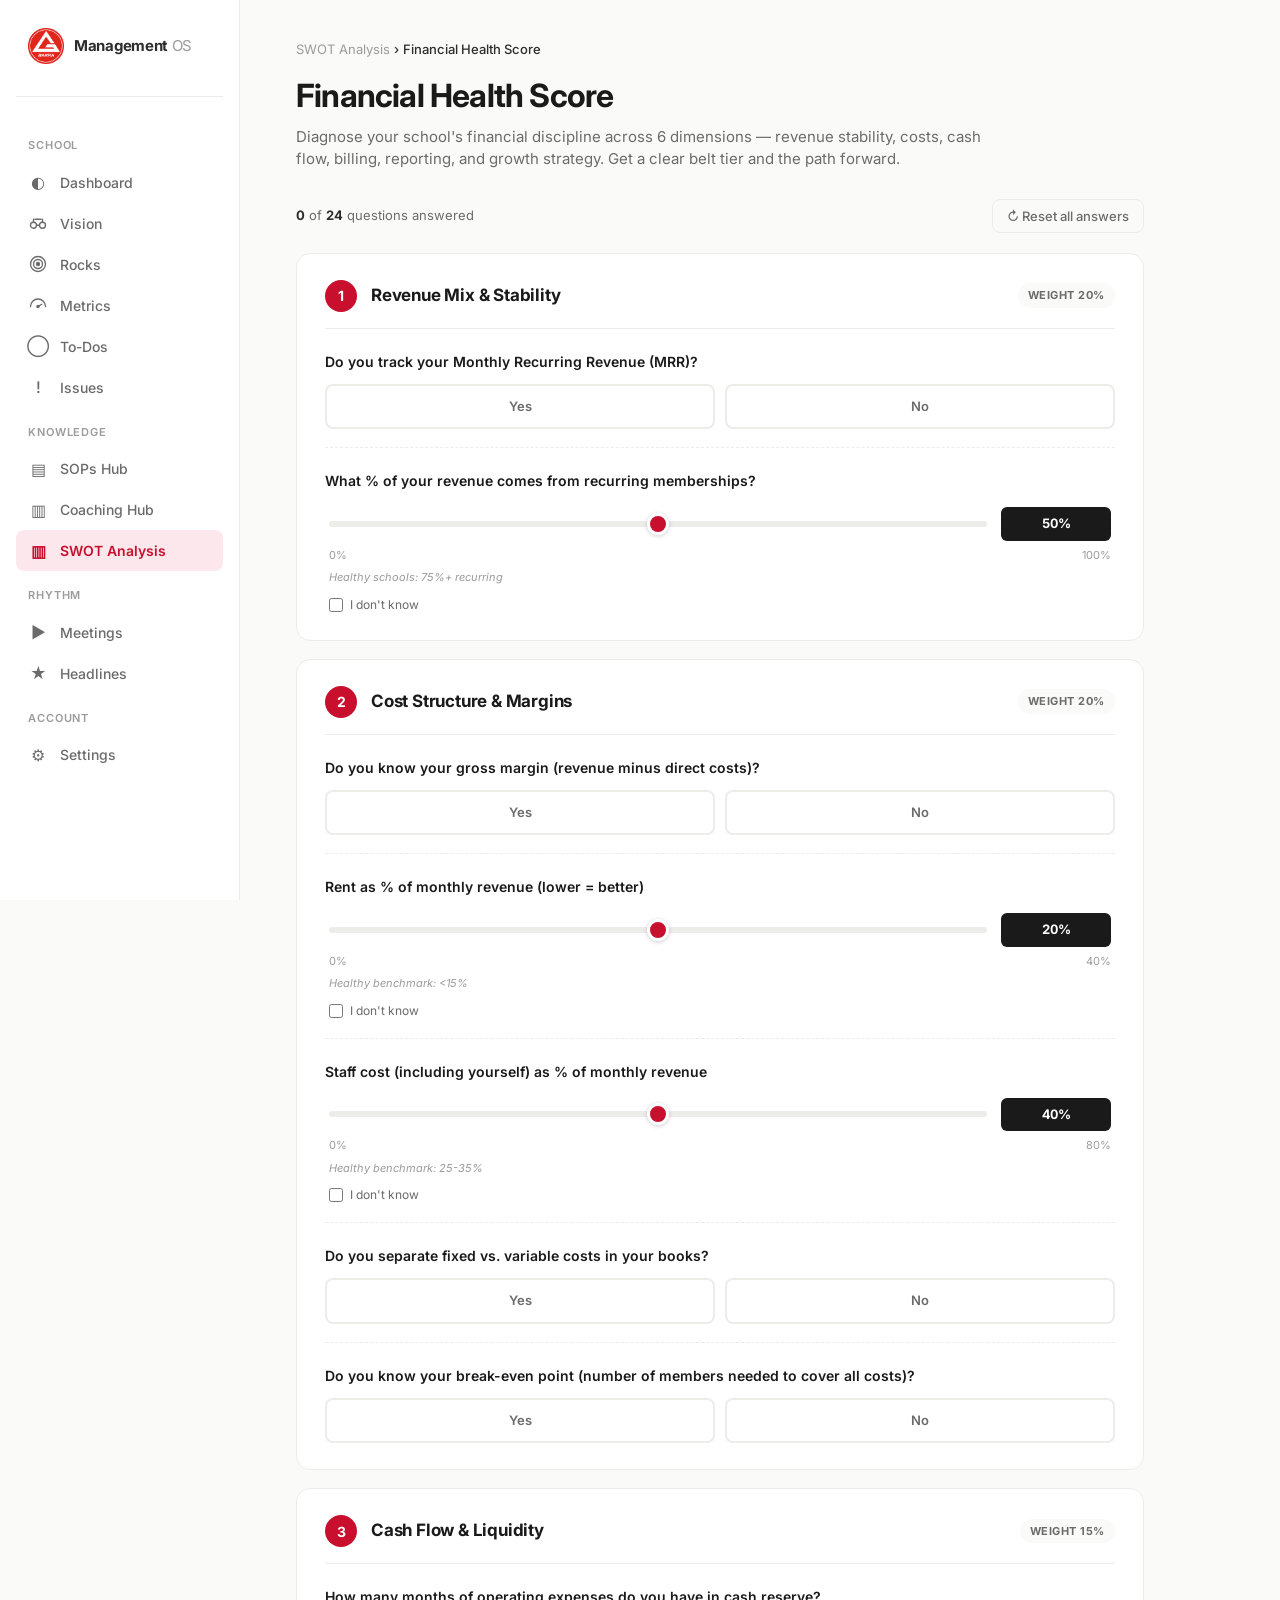
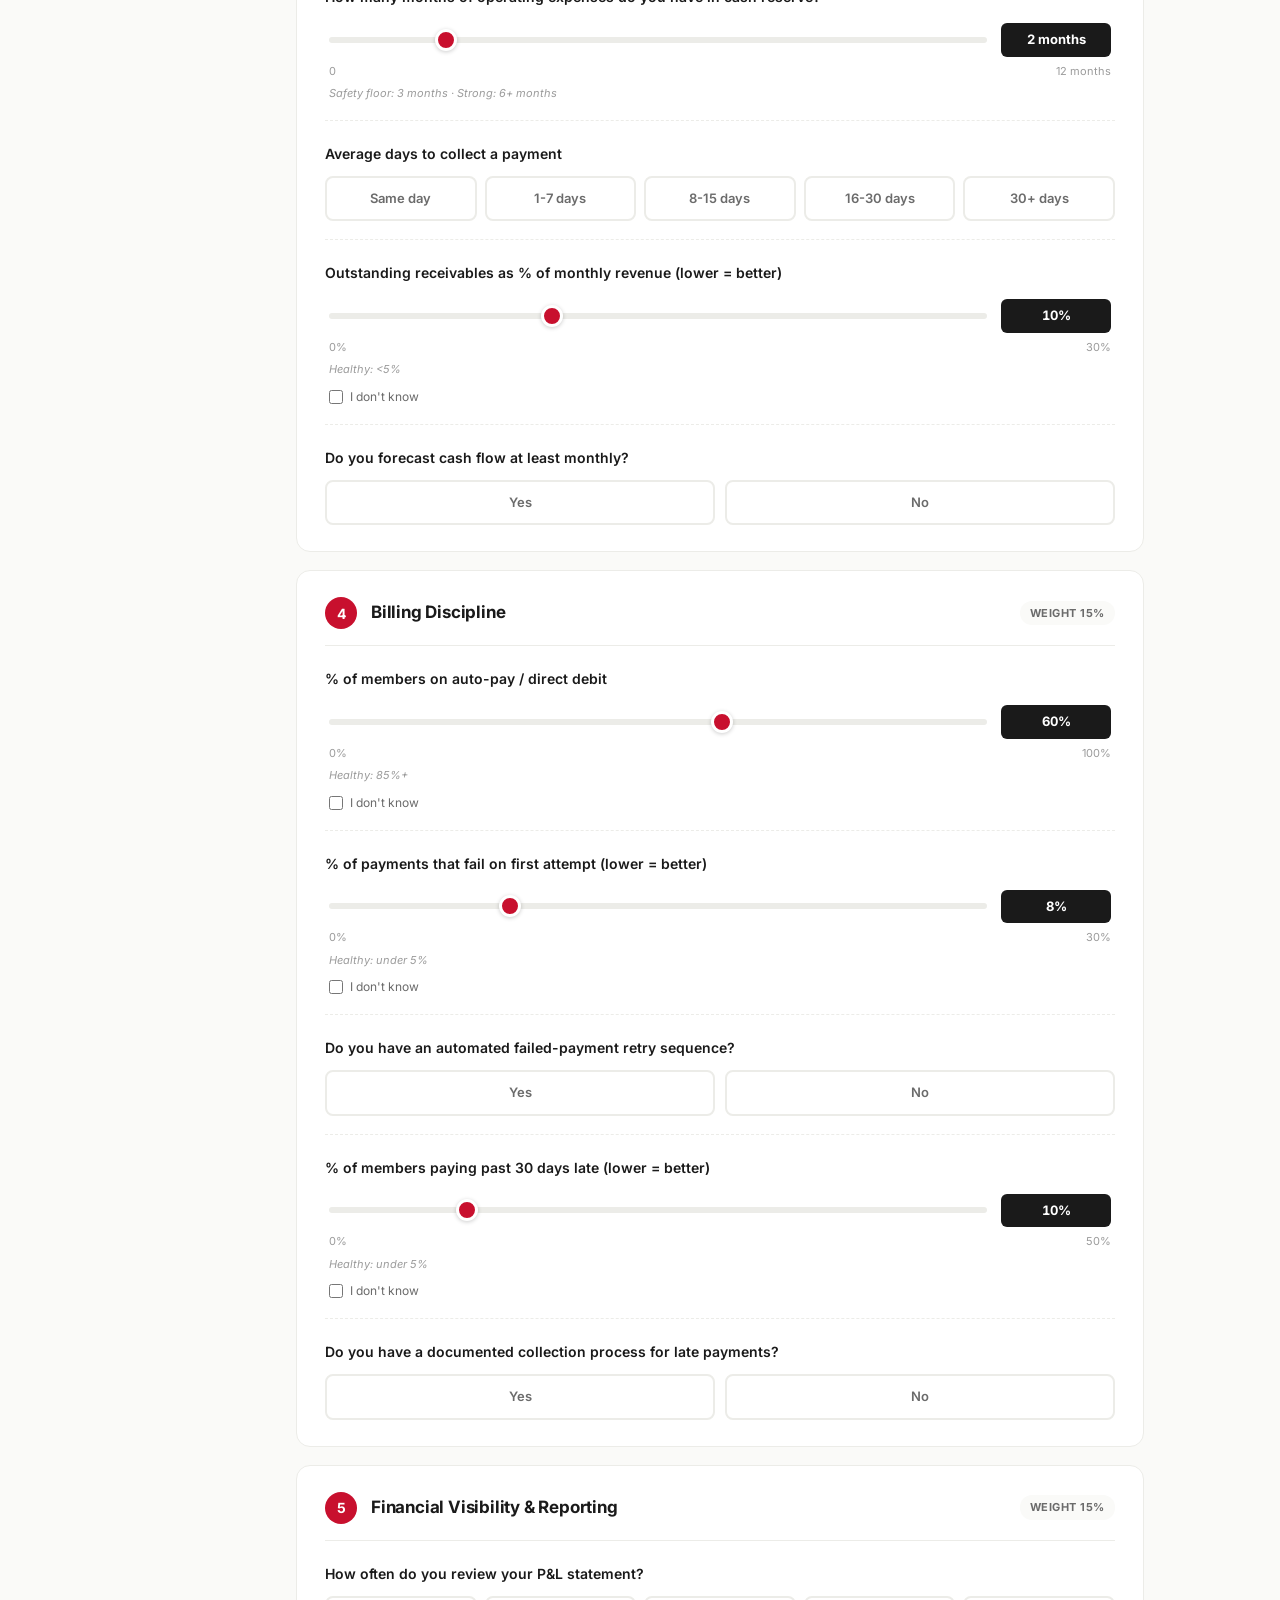
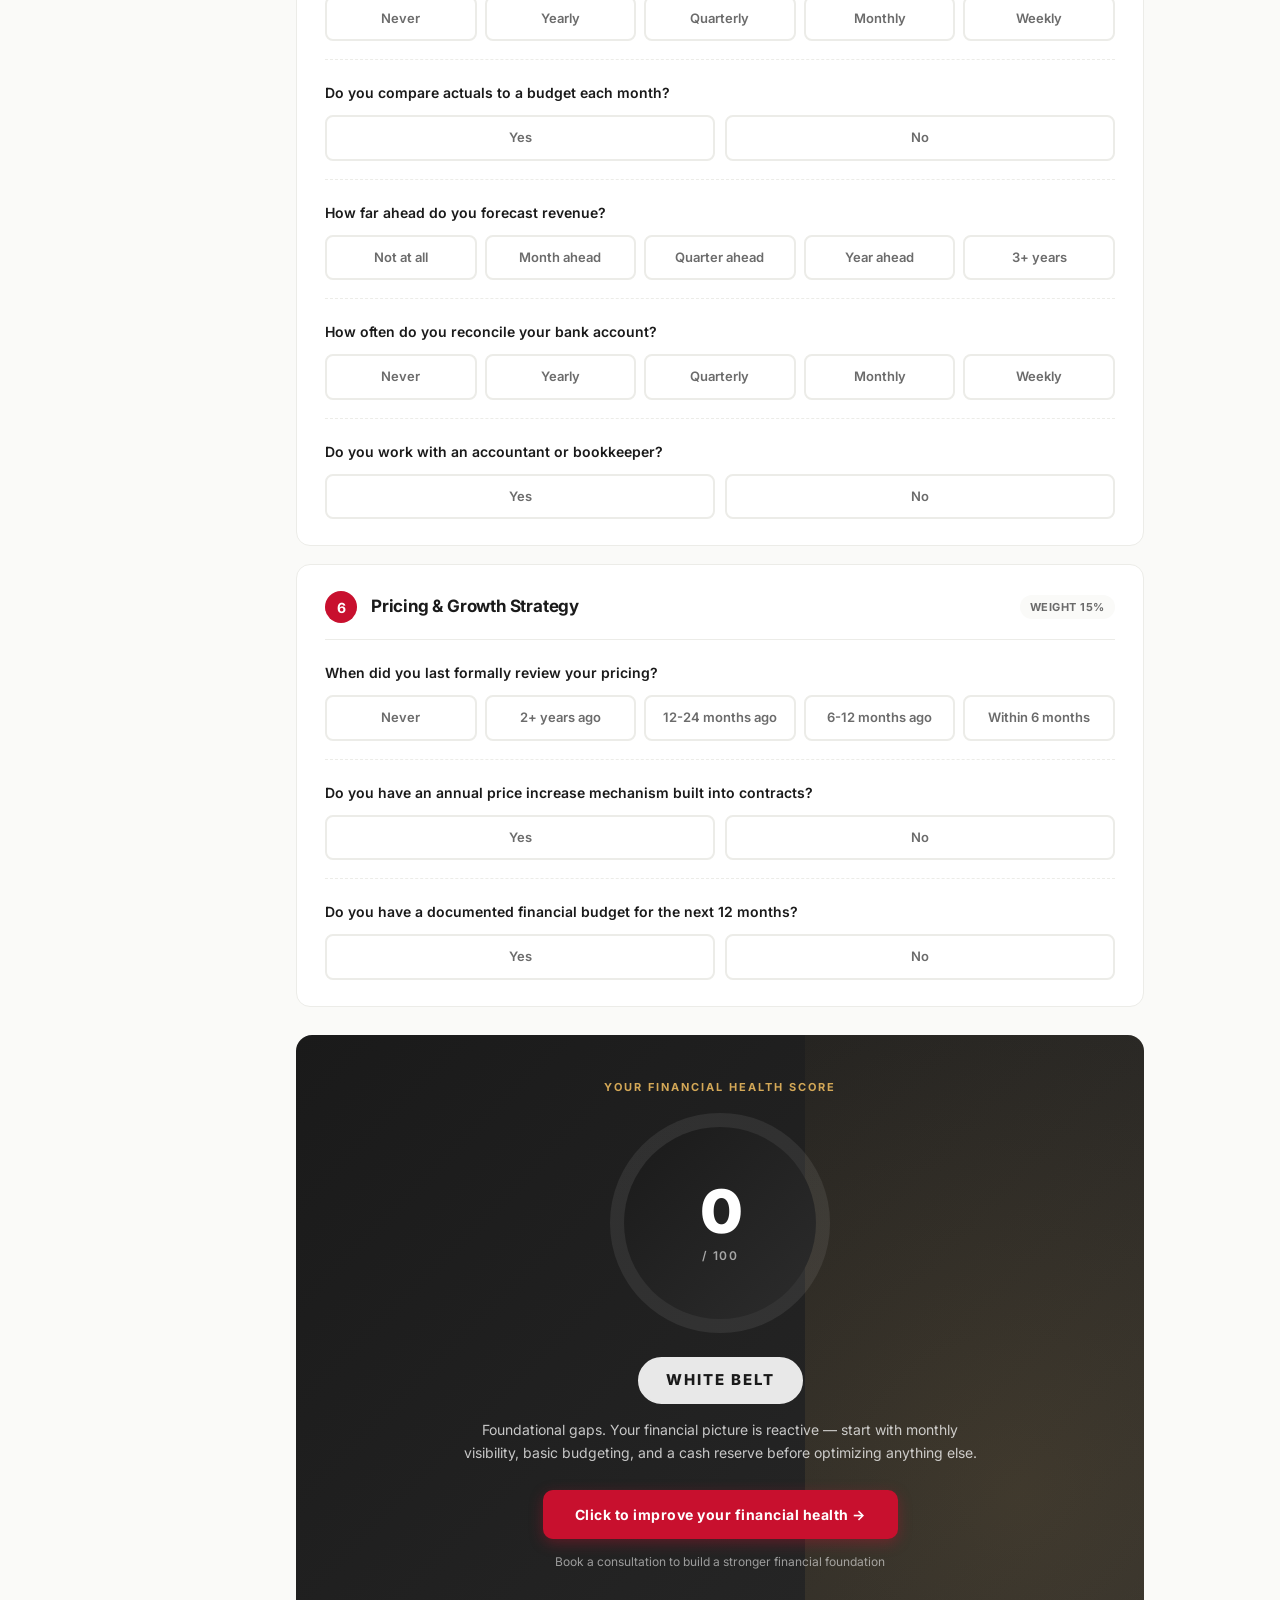
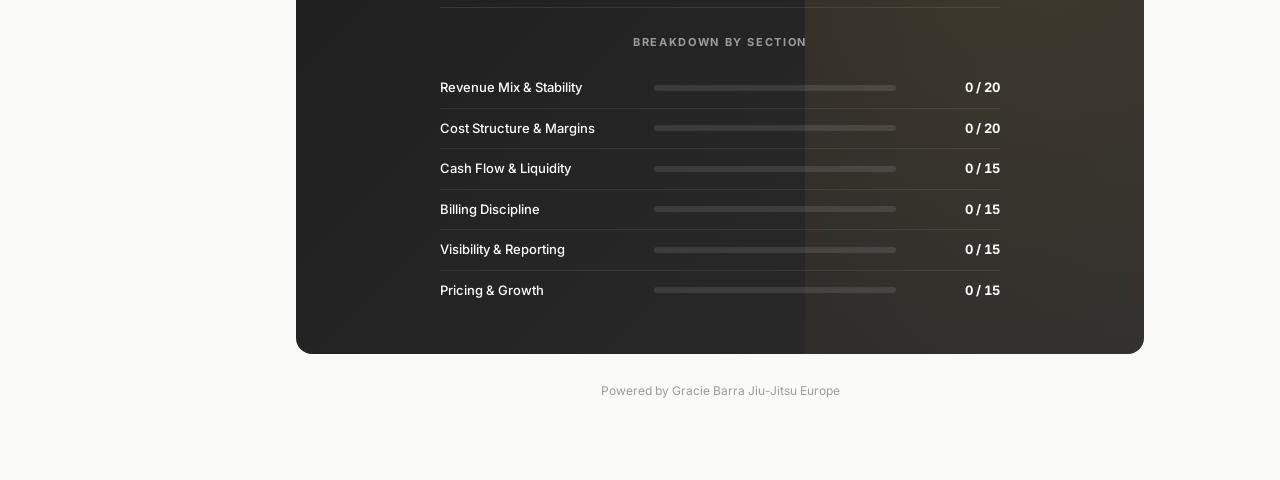
<file: financial-health.html>
<!DOCTYPE html>
<html lang="en">
<head>
<meta charset="UTF-8">
<meta name="viewport" content="width=device-width, initial-scale=1.0">
<title>GB Platform — Financial Health Score</title>
<link href="https://fonts.googleapis.com/css2?family=Inter:wght@300;400;500;600;700;800;900&display=swap" rel="stylesheet">
<style>
  * { margin: 0; padding: 0; box-sizing: border-box; }

  :root {
    --gb-red: #C8102E;
    --gb-red-soft: #FCE8EC;
    --gb-red-dark: #A50D26;
    --gb-dark: #1A1A1A;
    --text: #2D2D2D;
    --text-soft: #6B6B6B;
    --text-faint: #9B9B9B;
    --bg: #FAFAF8;
    --card: #FFFFFF;
    --border: #ECECE8;
    --accent: #D4A857;
    --green: #4A8F5E;
    --green-soft: #E8F4EC;
    --amber: #D97706;
    --amber-soft: #FEF3E2;
    --blue: #2563EB;
    --blue-soft: #DBEAFE;
    --purple: #6B46C1;

    --white-belt: #E8E8E8;
    --blue-belt: #1E5FB4;
    --purple-belt: #6A3AA1;
    --brown-belt: #7A4A1E;
    --black-belt: #1A1A1A;

    --shadow-sm: 0 1px 2px rgba(0,0,0,0.04);
    --shadow-md: 0 4px 16px rgba(0,0,0,0.06);
    --shadow-lg: 0 12px 32px rgba(0,0,0,0.10);
  }

  body {
    font-family: 'Inter', -apple-system, BlinkMacSystemFont, sans-serif;
    background: var(--bg);
    color: var(--text);
    line-height: 1.5;
    -webkit-font-smoothing: antialiased;
  }
  .app { display: grid; grid-template-columns: 240px 1fr; min-height: 100vh; }

  /* === SIDEBAR === */
  .sidebar {
    background: #FFFFFF;
    border-right: 1px solid var(--border);
    padding: 28px 16px;
    position: sticky; top: 0; height: 100vh;
  }
  .logo {
    display: flex; align-items: center; gap: 10px;
    padding: 0 12px 32px; border-bottom: 1px solid var(--border); margin-bottom: 24px;
  }
  .logo-mark { width: 36px; height: 36px; display: flex; align-items: center; justify-content: center; flex-shrink: 0; }
  .logo-mark img { width: 100%; height: 100%; display: block; object-fit: contain; }
  .logo-text { font-weight: 700; font-size: 15px; letter-spacing: -0.3px; }
  .logo-text span { color: var(--text-faint); font-weight: 400; }

  .nav-section {
    font-size: 11px; text-transform: uppercase; letter-spacing: 0.08em;
    color: var(--text-faint); padding: 16px 12px 8px; font-weight: 600;
  }
  .nav-item {
    display: flex; align-items: center; gap: 12px;
    padding: 10px 12px; border-radius: 8px;
    color: var(--text-soft); cursor: pointer;
    font-size: 14px; font-weight: 500; transition: all 0.15s;
  }
  .nav-item:hover { background: var(--bg); color: var(--text); }
  .nav-item.active { background: var(--gb-red-soft); color: var(--gb-red); font-weight: 600; }
  .nav-item .icon { font-size: 16px; width: 20px; height: 20px; display: inline-flex; align-items: center; justify-content: center; flex-shrink: 0; }
  .nav-item .icon svg { width: 18px; height: 18px; }

  /* === MAIN === */
  .main { padding: 40px 56px 80px; max-width: 960px; }
  .breadcrumb { font-size: 13px; color: var(--text-faint); margin-bottom: 12px; }
  .breadcrumb span { color: var(--text); font-weight: 500; }
  .breadcrumb a { color: var(--text-faint); text-decoration: none; }
  .breadcrumb a:hover { color: var(--gb-red); }

  .page-header { margin-bottom: 28px; }
  .page-title {
    font-size: 32px; font-weight: 700; letter-spacing: -0.8px;
    color: var(--gb-dark); margin-bottom: 6px;
  }
  .page-subtitle { font-size: 15px; color: var(--text-soft); max-width: 720px; }

  .action-bar {
    display: flex; justify-content: space-between; align-items: center;
    margin-bottom: 20px;
    gap: 12px;
    flex-wrap: wrap;
  }
  .progress-text { font-size: 13px; color: var(--text-soft); }
  .progress-text strong { color: var(--text); font-weight: 700; }
  .reset-btn {
    background: transparent;
    border: 1px solid var(--border);
    color: var(--text-soft);
    padding: 8px 14px;
    border-radius: 8px;
    font-size: 13px;
    font-weight: 500;
    cursor: pointer;
    font-family: inherit;
    transition: all 0.15s;
  }
  .reset-btn:hover { background: var(--gb-red-soft); color: var(--gb-red); border-color: var(--gb-red); }

  /* === SECTIONS === */
  .section {
    background: white;
    border: 1px solid var(--border);
    border-radius: 14px;
    padding: 26px 28px;
    margin-bottom: 18px;
  }
  .section-header {
    display: flex; align-items: center; gap: 14px;
    margin-bottom: 22px; padding-bottom: 16px;
    border-bottom: 1px solid var(--border);
  }
  .section-num {
    background: var(--gb-red); color: white;
    width: 32px; height: 32px; border-radius: 50%;
    display: flex; align-items: center; justify-content: center;
    font-weight: 700; font-size: 14px; flex-shrink: 0;
  }
  .section-title {
    flex-grow: 1; font-size: 17px; font-weight: 700;
    color: var(--gb-dark); letter-spacing: -0.2px;
  }
  .section-weight {
    background: var(--bg); color: var(--text-soft);
    padding: 4px 10px; border-radius: 12px;
    font-size: 11px; font-weight: 700;
    text-transform: uppercase; letter-spacing: 0.05em;
  }
  .question {
    margin-bottom: 22px; padding-bottom: 18px;
    border-bottom: 1px dashed var(--border);
  }
  .question:last-child { border-bottom: none; padding-bottom: 0; margin-bottom: 0; }
  .q-label {
    display: block; font-size: 14px; font-weight: 600;
    color: var(--gb-dark); margin-bottom: 12px; line-height: 1.5;
  }
  .yes-no { display: flex; gap: 10px; }
  .yes-no label {
    flex: 1; text-align: center;
    padding: 11px 14px;
    border: 2px solid var(--border); border-radius: 8px;
    cursor: pointer; font-size: 13px; font-weight: 600;
    color: var(--text-soft); transition: all 0.15s;
    background: white; user-select: none;
  }
  .yes-no label:hover { border-color: var(--gb-red); color: var(--text); }
  .yes-no label.selected { background: var(--gb-red); color: white; border-color: var(--gb-red); }
  .options {
    display: grid;
    grid-template-columns: repeat(auto-fit, minmax(120px, 1fr));
    gap: 8px;
  }
  .options label {
    padding: 11px 12px;
    border: 2px solid var(--border); border-radius: 8px;
    cursor: pointer; font-size: 13px; font-weight: 600;
    color: var(--text-soft); transition: all 0.15s;
    background: white; text-align: center; user-select: none;
  }
  .options label:hover { border-color: var(--gb-red); color: var(--text); }
  .options label.selected { background: var(--gb-red); color: white; border-color: var(--gb-red); }

  .slider-wrap { padding: 4px 4px 0; }
  .slider-row { display: flex; align-items: center; gap: 14px; }
  .slider-row input[type="range"] {
    flex: 1; -webkit-appearance: none; appearance: none;
    height: 6px; background: var(--border); border-radius: 3px; outline: none;
  }
  .slider-row input[type="range"]::-webkit-slider-thumb {
    -webkit-appearance: none; appearance: none;
    width: 22px; height: 22px; background: var(--gb-red);
    border-radius: 50%; cursor: pointer; border: 3px solid white;
    box-shadow: 0 1px 4px rgba(0,0,0,0.2);
  }
  .slider-row input[type="range"]::-moz-range-thumb {
    width: 22px; height: 22px; background: var(--gb-red);
    border-radius: 50%; cursor: pointer; border: 3px solid white;
  }
  .slider-value {
    min-width: 110px; text-align: center;
    background: var(--gb-dark); color: white;
    padding: 7px 12px; border-radius: 6px;
    font-size: 13px; font-weight: 700;
    font-feature-settings: "tnum";
  }
  .slider-meta {
    display: flex; justify-content: space-between;
    font-size: 11px; color: var(--text-faint); margin-top: 6px;
  }
  .dont-know {
    margin-top: 10px; display: flex;
    align-items: center; gap: 7px;
    font-size: 12px; color: var(--text-soft);
  }
  .dont-know input { cursor: pointer; width: 14px; height: 14px; accent-color: var(--gb-red); }
  .dont-know label { cursor: pointer; }
  .benchmark {
    font-size: 11px;
    color: var(--text-faint);
    font-style: italic;
    margin-top: 6px;
  }

  /* === RESULT === */
  .result-section {
    background: linear-gradient(135deg, #1A1A1A 0%, #2C2C2C 100%);
    color: white; border-radius: 16px;
    padding: 44px 32px; text-align: center;
    margin-top: 28px; position: relative; overflow: hidden;
  }
  .result-section::after {
    content: ''; position: absolute;
    top: -50%; right: -10%;
    width: 50%; height: 200%;
    background: radial-gradient(circle, rgba(212,168,87,0.15), transparent 70%);
    pointer-events: none;
  }
  .result-label {
    font-size: 11px; text-transform: uppercase;
    letter-spacing: 0.18em; color: var(--accent);
    font-weight: 700; margin-bottom: 18px;
    position: relative; z-index: 1;
  }
  .score-circle {
    width: 220px; height: 220px;
    margin: 0 auto 24px; border-radius: 50%;
    display: flex; align-items: center; justify-content: center;
    position: relative;
    background: conic-gradient(var(--gb-red) 0deg, var(--gb-red) 0deg, rgba(255,255,255,0.08) 0deg);
    transition: background 0.6s ease; z-index: 1;
  }
  .score-circle::after {
    content: ""; position: absolute; inset: 14px;
    background: linear-gradient(135deg, #1A1A1A 0%, #2C2C2C 100%);
    border-radius: 50%;
  }
  .score-content { position: relative; z-index: 1; text-align: center; }
  .score-num {
    font-size: 60px; font-weight: 900; line-height: 1;
    color: white; letter-spacing: -2px;
  }
  .score-label {
    font-size: 12px; color: rgba(255,255,255,0.6);
    margin-top: 6px; letter-spacing: 1.5px;
    text-transform: uppercase; font-weight: 600;
  }
  .belt-tier {
    display: inline-block; padding: 10px 26px;
    border-radius: 24px; font-size: 15px;
    font-weight: 800; letter-spacing: 2px;
    text-transform: uppercase; margin-bottom: 14px;
    background: var(--white-belt); color: var(--gb-dark);
    border: 2px solid var(--white-belt);
    position: relative; z-index: 1;
  }
  .belt-tier.blue { background: var(--blue-belt); color: white; border-color: var(--blue-belt); }
  .belt-tier.purple { background: var(--purple-belt); color: white; border-color: var(--purple-belt); }
  .belt-tier.brown { background: var(--brown-belt); color: white; border-color: var(--brown-belt); }
  .belt-tier.black { background: var(--black-belt); color: white; border: 2px solid var(--gb-red); }

  .tier-desc {
    font-size: 14px; color: rgba(255,255,255,0.75);
    max-width: 520px; margin: 0 auto 26px;
    line-height: 1.65; position: relative; z-index: 1;
  }
  .cta-button {
    display: inline-block; background: var(--gb-red); color: white;
    padding: 14px 32px; border: none; border-radius: 10px;
    font-size: 14px; font-weight: 700; letter-spacing: 0.5px;
    cursor: pointer; text-decoration: none;
    transition: all 0.2s;
    box-shadow: 0 4px 14px rgba(200,16,46,0.35);
    font-family: inherit; position: relative; z-index: 1;
  }
  .cta-button:hover {
    background: var(--gb-red-dark);
    transform: translateY(-2px);
    box-shadow: 0 6px 18px rgba(200,16,46,0.45);
  }
  .cta-sub {
    margin-top: 14px; font-size: 12px;
    color: rgba(255,255,255,0.55);
    position: relative; z-index: 1;
  }

  .breakdown {
    margin-top: 36px; padding-top: 26px;
    border-top: 1px solid rgba(255,255,255,0.1);
    text-align: left; max-width: 560px;
    margin-left: auto; margin-right: auto;
    position: relative; z-index: 1;
  }
  .breakdown h3 {
    font-size: 11px; color: rgba(255,255,255,0.55);
    text-transform: uppercase; letter-spacing: 0.15em;
    margin-bottom: 18px; text-align: center; font-weight: 700;
  }
  .breakdown-row {
    display: grid;
    grid-template-columns: 200px 1fr 90px;
    gap: 14px; align-items: center;
    padding: 10px 0;
    border-bottom: 1px solid rgba(255,255,255,0.08);
    font-size: 13px; color: white;
  }
  .breakdown-row:last-child { border-bottom: none; }
  .breakdown-bar {
    height: 6px; background: rgba(255,255,255,0.1);
    border-radius: 3px; overflow: hidden;
  }
  .breakdown-bar-fill {
    height: 100%; background: var(--gb-red);
    border-radius: 3px;
    transition: width 0.4s ease, background 0.4s ease;
  }
  .breakdown-name { font-weight: 500; }
  .breakdown-score { font-weight: 700; text-align: right; font-feature-settings: "tnum"; }

  .footer-note {
    text-align: center; font-size: 12px;
    color: var(--text-faint); padding: 28px 24px 0;
  }
</style>
<link rel="stylesheet" href="responsive.css">
<script src="responsive.js" defer></script>
</head>
<body>

<div class="app">
  <aside class="sidebar">
    <div class="logo">
      <div class="logo-mark"><img src="gracie-barra-logo.png.png" alt="Gracie Barra"></div>
      <div class="logo-text">Management <span>OS</span></div>
    </div>

    <div class="nav-section">School</div>
    <div class="nav-item" onclick="location.href='dashboard.html'"><span class="icon">◐</span> Dashboard</div>
    <div class="nav-item" onclick="location.href='vision.html'"><span class="icon"><svg viewBox="0 0 24 24" fill="none" stroke="currentColor" stroke-width="1.8" stroke-linecap="round" stroke-linejoin="round"><circle cx="6" cy="15" r="4"/><circle cx="18" cy="15" r="4"/><path d="M6 11V7m12 4V7M8 7h8"/><path d="M10 15h4"/></svg></span> Vision</div>
    <div class="nav-item" onclick="location.href='rocks.html'"><span class="icon"><svg viewBox="0 0 24 24" fill="none" stroke="currentColor" stroke-width="1.8" stroke-linecap="round" stroke-linejoin="round"><circle cx="12" cy="12" r="10"/><circle cx="12" cy="12" r="6"/><circle cx="12" cy="12" r="2" fill="currentColor"/></svg></span> Rocks</div>
    <div class="nav-item" onclick="location.href='metrics.html'"><span class="icon"><svg viewBox="0 0 24 24" fill="none" stroke="currentColor" stroke-width="1.8" stroke-linecap="round" stroke-linejoin="round"><path d="M2 14a10 10 0 0 1 20 0"/><path d="M12 14l5-3"/><circle cx="12" cy="14" r="1.5" fill="currentColor"/></svg></span> Metrics</div>
    <div class="nav-item" onclick="location.href='todos.html'"><span class="icon">◯</span> To-Dos</div>
    <div class="nav-item" onclick="location.href='issues.html'"><span class="icon">!</span> Issues</div>

    <div class="nav-section">Knowledge</div>
    <div class="nav-item" onclick="location.href='sops.html'"><span class="icon">▤</span> SOPs Hub</div>
    <div class="nav-item" onclick="location.href='coaching-hub.html'"><span class="icon">▥</span> Coaching Hub</div>
    <div class="nav-item active" onclick="location.href='swot.html'"><span class="icon">▥</span> SWOT Analysis</div>

    <div class="nav-section">Rhythm</div>
    <div class="nav-item" onclick="location.href='meetings.html'"><span class="icon">▶</span> Meetings</div>
    <div class="nav-item"><span class="icon">★</span> Headlines</div>

    <div class="nav-section">Account</div>
    <div class="nav-item" onclick="location.href=&#39;settings.html&#39;"><span class="icon">⚙</span> Settings</div>
  </aside>

  <main class="main">
    <div class="breadcrumb"><a href="swot.html">SWOT Analysis</a> <span>›</span> <span>Financial Health Score</span></div>
    <div class="page-header">
      <h1 class="page-title">Financial Health Score</h1>
      <p class="page-subtitle">Diagnose your school's financial discipline across 6 dimensions — revenue stability, costs, cash flow, billing, reporting, and growth strategy. Get a clear belt tier and the path forward.</p>
    </div>

    <div class="action-bar">
      <div class="progress-text"><strong id="answeredCount">0</strong> of <strong id="totalQuestions">0</strong> questions answered</div>
      <button class="reset-btn" onclick="resetAll()">↻ Reset all answers</button>
    </div>

    <!-- SECTION 1: REVENUE MIX & STABILITY -->
    <div class="section" data-section="revenue">
      <div class="section-header">
        <div class="section-num">1</div>
        <div class="section-title">Revenue Mix & Stability</div>
        <div class="section-weight">Weight 20%</div>
      </div>

      <div class="question">
        <span class="q-label">Do you track your Monthly Recurring Revenue (MRR)?</span>
        <div class="yes-no" data-q="s1q1">
          <label data-val="5">Yes</label>
          <label data-val="1">No</label>
        </div>
      </div>

      <div class="question">
        <span class="q-label">What % of your revenue comes from recurring memberships?</span>
        <div class="slider-wrap">
          <div class="slider-row">
            <input type="range" min="0" max="100" value="50" data-q="s1q2" class="slider">
            <div class="slider-value" id="s1q2-val">50%</div>
          </div>
          <div class="slider-meta"><span>0%</span><span>100%</span></div>
          <div class="benchmark">Healthy schools: 75%+ recurring</div>
          <div class="dont-know">
            <input type="checkbox" id="s1q2-dk" data-dk="s1q2">
            <label for="s1q2-dk">I don't know</label>
          </div>
        </div>
      </div>

    </div>

    <!-- SECTION 2: COST STRUCTURE & MARGINS -->
    <div class="section" data-section="costs">
      <div class="section-header">
        <div class="section-num">2</div>
        <div class="section-title">Cost Structure & Margins</div>
        <div class="section-weight">Weight 20%</div>
      </div>

      <div class="question">
        <span class="q-label">Do you know your gross margin (revenue minus direct costs)?</span>
        <div class="yes-no" data-q="s2q1">
          <label data-val="5">Yes</label>
          <label data-val="1">No</label>
        </div>
      </div>

      <div class="question">
        <span class="q-label">Rent as % of monthly revenue (lower = better)</span>
        <div class="slider-wrap">
          <div class="slider-row">
            <input type="range" min="0" max="40" value="20" data-q="s2q2" class="slider">
            <div class="slider-value" id="s2q2-val">20%</div>
          </div>
          <div class="slider-meta"><span>0%</span><span>40%</span></div>
          <div class="benchmark">Healthy benchmark: &lt;15%</div>
          <div class="dont-know">
            <input type="checkbox" id="s2q2-dk" data-dk="s2q2">
            <label for="s2q2-dk">I don't know</label>
          </div>
        </div>
      </div>

      <div class="question">
        <span class="q-label">Staff cost (including yourself) as % of monthly revenue</span>
        <div class="slider-wrap">
          <div class="slider-row">
            <input type="range" min="0" max="80" value="40" data-q="s2q3" class="slider">
            <div class="slider-value" id="s2q3-val">40%</div>
          </div>
          <div class="slider-meta"><span>0%</span><span>80%</span></div>
          <div class="benchmark">Healthy benchmark: 25-35%</div>
          <div class="dont-know">
            <input type="checkbox" id="s2q3-dk" data-dk="s2q3">
            <label for="s2q3-dk">I don't know</label>
          </div>
        </div>
      </div>

      <div class="question">
        <span class="q-label">Do you separate fixed vs. variable costs in your books?</span>
        <div class="yes-no" data-q="s2q4">
          <label data-val="5">Yes</label>
          <label data-val="1">No</label>
        </div>
      </div>

      <div class="question">
        <span class="q-label">Do you know your break-even point (number of members needed to cover all costs)?</span>
        <div class="yes-no" data-q="s2q5">
          <label data-val="5">Yes</label>
          <label data-val="1">No</label>
        </div>
      </div>
    </div>

    <!-- SECTION 3: CASH FLOW & LIQUIDITY -->
    <div class="section" data-section="cash">
      <div class="section-header">
        <div class="section-num">3</div>
        <div class="section-title">Cash Flow & Liquidity</div>
        <div class="section-weight">Weight 15%</div>
      </div>

      <div class="question">
        <span class="q-label">How many months of operating expenses do you have in cash reserve?</span>
        <div class="slider-wrap">
          <div class="slider-row">
            <input type="range" min="0" max="12" value="2" step="1" data-q="s3q1" class="slider">
            <div class="slider-value" id="s3q1-val">2 months</div>
          </div>
          <div class="slider-meta"><span>0</span><span>12 months</span></div>
          <div class="benchmark">Safety floor: 3 months · Strong: 6+ months</div>
        </div>
      </div>

      <div class="question">
        <span class="q-label">Average days to collect a payment</span>
        <div class="options" data-q="s3q2">
          <label data-val="5">Same day</label>
          <label data-val="4">1-7 days</label>
          <label data-val="3">8-15 days</label>
          <label data-val="2">16-30 days</label>
          <label data-val="1">30+ days</label>
        </div>
      </div>

      <div class="question">
        <span class="q-label">Outstanding receivables as % of monthly revenue (lower = better)</span>
        <div class="slider-wrap">
          <div class="slider-row">
            <input type="range" min="0" max="30" value="10" data-q="s3q3" class="slider">
            <div class="slider-value" id="s3q3-val">10%</div>
          </div>
          <div class="slider-meta"><span>0%</span><span>30%</span></div>
          <div class="benchmark">Healthy: &lt;5%</div>
          <div class="dont-know">
            <input type="checkbox" id="s3q3-dk" data-dk="s3q3">
            <label for="s3q3-dk">I don't know</label>
          </div>
        </div>
      </div>

      <div class="question">
        <span class="q-label">Do you forecast cash flow at least monthly?</span>
        <div class="yes-no" data-q="s3q4">
          <label data-val="5">Yes</label>
          <label data-val="1">No</label>
        </div>
      </div>
    </div>

    <!-- SECTION 4: BILLING DISCIPLINE -->
    <div class="section" data-section="billing">
      <div class="section-header">
        <div class="section-num">4</div>
        <div class="section-title">Billing Discipline</div>
        <div class="section-weight">Weight 15%</div>
      </div>

      <div class="question">
        <span class="q-label">% of members on auto-pay / direct debit</span>
        <div class="slider-wrap">
          <div class="slider-row">
            <input type="range" min="0" max="100" value="60" data-q="s4q1" class="slider">
            <div class="slider-value" id="s4q1-val">60%</div>
          </div>
          <div class="slider-meta"><span>0%</span><span>100%</span></div>
          <div class="benchmark">Healthy: 85%+</div>
          <div class="dont-know">
            <input type="checkbox" id="s4q1-dk" data-dk="s4q1">
            <label for="s4q1-dk">I don't know</label>
          </div>
        </div>
      </div>

      <div class="question">
        <span class="q-label">% of payments that fail on first attempt (lower = better)</span>
        <div class="slider-wrap">
          <div class="slider-row">
            <input type="range" min="0" max="30" value="8" data-q="s4q2" class="slider">
            <div class="slider-value" id="s4q2-val">8%</div>
          </div>
          <div class="slider-meta"><span>0%</span><span>30%</span></div>
          <div class="benchmark">Healthy: under 5%</div>
          <div class="dont-know">
            <input type="checkbox" id="s4q2-dk" data-dk="s4q2">
            <label for="s4q2-dk">I don't know</label>
          </div>
        </div>
      </div>

      <div class="question">
        <span class="q-label">Do you have an automated failed-payment retry sequence?</span>
        <div class="yes-no" data-q="s4q3">
          <label data-val="5">Yes</label>
          <label data-val="1">No</label>
        </div>
      </div>

      <div class="question">
        <span class="q-label">% of members paying past 30 days late (lower = better)</span>
        <div class="slider-wrap">
          <div class="slider-row">
            <input type="range" min="0" max="50" value="10" data-q="s4q4" class="slider">
            <div class="slider-value" id="s4q4-val">10%</div>
          </div>
          <div class="slider-meta"><span>0%</span><span>50%</span></div>
          <div class="benchmark">Healthy: under 5%</div>
          <div class="dont-know">
            <input type="checkbox" id="s4q4-dk" data-dk="s4q4">
            <label for="s4q4-dk">I don't know</label>
          </div>
        </div>
      </div>

      <div class="question">
        <span class="q-label">Do you have a documented collection process for late payments?</span>
        <div class="yes-no" data-q="s4q5">
          <label data-val="5">Yes</label>
          <label data-val="1">No</label>
        </div>
      </div>
    </div>

    <!-- SECTION 5: FINANCIAL VISIBILITY & REPORTING -->
    <div class="section" data-section="reporting">
      <div class="section-header">
        <div class="section-num">5</div>
        <div class="section-title">Financial Visibility & Reporting</div>
        <div class="section-weight">Weight 15%</div>
      </div>

      <div class="question">
        <span class="q-label">How often do you review your P&L statement?</span>
        <div class="options" data-q="s5q1">
          <label data-val="1">Never</label>
          <label data-val="2">Yearly</label>
          <label data-val="3">Quarterly</label>
          <label data-val="4">Monthly</label>
          <label data-val="5">Weekly</label>
        </div>
      </div>

      <div class="question">
        <span class="q-label">Do you compare actuals to a budget each month?</span>
        <div class="yes-no" data-q="s5q2">
          <label data-val="5">Yes</label>
          <label data-val="1">No</label>
        </div>
      </div>

      <div class="question">
        <span class="q-label">How far ahead do you forecast revenue?</span>
        <div class="options" data-q="s5q3">
          <label data-val="1">Not at all</label>
          <label data-val="2">Month ahead</label>
          <label data-val="3">Quarter ahead</label>
          <label data-val="4">Year ahead</label>
          <label data-val="5">3+ years</label>
        </div>
      </div>

      <div class="question">
        <span class="q-label">How often do you reconcile your bank account?</span>
        <div class="options" data-q="s5q4">
          <label data-val="1">Never</label>
          <label data-val="2">Yearly</label>
          <label data-val="3">Quarterly</label>
          <label data-val="4">Monthly</label>
          <label data-val="5">Weekly</label>
        </div>
      </div>

      <div class="question">
        <span class="q-label">Do you work with an accountant or bookkeeper?</span>
        <div class="yes-no" data-q="s5q5">
          <label data-val="5">Yes</label>
          <label data-val="1">No</label>
        </div>
      </div>
    </div>

    <!-- SECTION 6: PRICING & GROWTH STRATEGY -->
    <div class="section" data-section="pricing">
      <div class="section-header">
        <div class="section-num">6</div>
        <div class="section-title">Pricing & Growth Strategy</div>
        <div class="section-weight">Weight 15%</div>
      </div>

      <div class="question">
        <span class="q-label">When did you last formally review your pricing?</span>
        <div class="options" data-q="s6q1">
          <label data-val="1">Never</label>
          <label data-val="2">2+ years ago</label>
          <label data-val="3">12-24 months ago</label>
          <label data-val="4">6-12 months ago</label>
          <label data-val="5">Within 6 months</label>
        </div>
      </div>

      <div class="question">
        <span class="q-label">Do you have an annual price increase mechanism built into contracts?</span>
        <div class="yes-no" data-q="s6q3">
          <label data-val="5">Yes</label>
          <label data-val="1">No</label>
        </div>
      </div>

      <div class="question">
        <span class="q-label">Do you have a documented financial budget for the next 12 months?</span>
        <div class="yes-no" data-q="s6q4">
          <label data-val="5">Yes</label>
          <label data-val="1">No</label>
        </div>
      </div>
    </div>

    <!-- RESULT -->
    <div class="result-section">
      <div class="result-label">Your Financial Health Score</div>

      <div class="score-circle" id="score-circle">
        <div class="score-content">
          <div class="score-num" id="score-num">0</div>
          <div class="score-label">/ 100</div>
        </div>
      </div>

      <div class="belt-tier" id="belt-tier">White Belt</div>
      <div class="tier-desc" id="tier-desc">Start answering the assessment to discover your tier.</div>

      <a href="https://calendar.google.com/calendar/u/0/appointments/schedules/AcZssZ1Eta3Ok3CbKfAXhxm1mWRlSk7T4tNAFGQa4C8CgSgA_YXxxrN-U0WMPGNEYOWsgbwxavMdbFHq" target="_blank" class="cta-button">
        Click to improve your financial health →
      </a>
      <div class="cta-sub">Book a consultation to build a stronger financial foundation</div>

      <div class="breakdown">
        <h3>Breakdown by Section</h3>
        <div id="breakdown-list"></div>
      </div>
    </div>

    <div class="footer-note">
      Powered by Gracie Barra Jiu-Jitsu Europe
    </div>
  </main>
</div>

<script>
const STORAGE_KEY = 'gb_financial_health_v1';
let answers = loadAnswers();

const sections = {
  revenue:   { name: 'Revenue Mix & Stability',   weight: 20, qs: ['s1q1','s1q2'] },
  costs:     { name: 'Cost Structure & Margins', weight: 20, qs: ['s2q1','s2q2','s2q3','s2q4','s2q5'] },
  cash:      { name: 'Cash Flow & Liquidity',    weight: 15, qs: ['s3q1','s3q2','s3q3','s3q4'] },
  billing:   { name: 'Billing Discipline',       weight: 15, qs: ['s4q1','s4q2','s4q3','s4q4','s4q5'] },
  reporting: { name: 'Visibility & Reporting',   weight: 15, qs: ['s5q1','s5q2','s5q3','s5q4','s5q5'] },
  pricing:   { name: 'Pricing & Growth',         weight: 15, qs: ['s6q1','s6q3','s6q4'] }
};

function loadAnswers() {
  try {
    const raw = localStorage.getItem(STORAGE_KEY);
    return raw ? JSON.parse(raw) : {};
  } catch (e) { return {}; }
}
function saveAnswers() {
  localStorage.setItem(STORAGE_KEY, JSON.stringify(answers));
}

const allQuestions = Object.values(sections).flatMap(s => s.qs);
document.getElementById('totalQuestions').textContent = allQuestions.length;

document.querySelectorAll('.yes-no, .options').forEach(group => {
  const qId = group.dataset.q;
  group.querySelectorAll('label').forEach(lbl => {
    lbl.addEventListener('click', () => {
      group.querySelectorAll('label').forEach(l => l.classList.remove('selected'));
      lbl.classList.add('selected');
      answers[qId] = parseInt(lbl.dataset.val);
      saveAnswers();
      updateScore();
    });
  });
});

// SLIDER SCORING (some inverted, lower-is-better)
function sliderToScore(qId, val) {
  val = parseInt(val);

  // SECTION 1
  if (qId === 's1q2') { // % recurring revenue (higher better)
    if (val < 40) return 1;
    if (val < 60) return 2;
    if (val < 75) return 3;
    if (val < 85) return 4;
    return 5;
  }

  // SECTION 2
  if (qId === 's2q2') { // rent % (lower better)
    if (val > 25) return 1;
    if (val > 20) return 2;
    if (val > 15) return 3;
    if (val > 10) return 4;
    return 5;
  }
  if (qId === 's2q3') { // staff % (lower better, but with healthy band 25-35)
    if (val > 50) return 1;
    if (val > 40) return 2;
    if (val > 30) return 3;
    if (val > 25) return 4;
    return 5;
  }

  // SECTION 3
  if (qId === 's3q1') { // cash reserve months (higher better)
    if (val < 1) return 1;
    if (val < 2) return 2;
    if (val < 3) return 3;
    if (val < 6) return 4;
    return 5;
  }
  if (qId === 's3q3') { // receivables % (lower better)
    if (val > 20) return 1;
    if (val > 12) return 2;
    if (val > 8) return 3;
    if (val > 4) return 4;
    return 5;
  }

  // SECTION 4
  if (qId === 's4q1') { // % auto-pay (higher better)
    if (val < 40) return 1;
    if (val < 60) return 2;
    if (val < 75) return 3;
    if (val < 88) return 4;
    return 5;
  }
  if (qId === 's4q2') { // % fail first attempt (lower better)
    if (val > 15) return 1;
    if (val > 10) return 2;
    if (val > 7) return 3;
    if (val > 4) return 4;
    return 5;
  }
  if (qId === 's4q4') { // late payment % (lower better)
    if (val > 25) return 1;
    if (val > 15) return 2;
    if (val > 10) return 3;
    if (val > 5) return 4;
    return 5;
  }

  return 1;
}

function sliderDisplay(qId, val) {
  if (qId === 's3q1') return val + ' months';
  if (qId.includes('q')) {
    // Default: percentages
    return val + '%';
  }
  return val;
}

document.querySelectorAll('.slider').forEach(slider => {
  const qId = slider.dataset.q;
  const valEl = document.getElementById(qId + '-val');
  slider.addEventListener('input', () => {
    const dkBox = document.querySelector('[data-dk="' + qId + '"]');
    if (dkBox) dkBox.checked = false;
    valEl.textContent = sliderDisplay(qId, slider.value);
    answers[qId] = sliderToScore(qId, parseInt(slider.value));
    answers['__slider__' + qId] = slider.value;
    saveAnswers();
    updateScore();
  });
});

document.querySelectorAll('[data-dk]').forEach(cb => {
  cb.addEventListener('change', () => {
    const qId = cb.dataset.dk;
    if (cb.checked) {
      answers[qId] = 1;
      answers['__dk__' + qId] = true;
      const valEl = document.getElementById(qId + '-val');
      if (valEl) valEl.textContent = "Don't know";
    } else {
      delete answers['__dk__' + qId];
      const slider = document.querySelector('.slider[data-q="' + qId + '"]');
      if (slider) {
        answers[qId] = sliderToScore(qId, parseInt(slider.value));
        document.getElementById(qId + '-val').textContent = sliderDisplay(qId, slider.value);
      }
    }
    saveAnswers();
    updateScore();
  });
});

function restoreAnswers() {
  Object.keys(answers).forEach(qId => {
    if (qId.startsWith('__')) return;
    const yesNoGroup = document.querySelector('.yes-no[data-q="' + qId + '"], .options[data-q="' + qId + '"]');
    if (yesNoGroup) {
      const val = answers[qId];
      const lbl = yesNoGroup.querySelector('label[data-val="' + val + '"]');
      if (lbl) lbl.classList.add('selected');
      return;
    }
    const slider = document.querySelector('.slider[data-q="' + qId + '"]');
    if (slider) {
      const savedVal = answers['__slider__' + qId];
      if (savedVal !== undefined) {
        slider.value = savedVal;
        document.getElementById(qId + '-val').textContent = sliderDisplay(qId, savedVal);
      }
      const dkBox = document.querySelector('[data-dk="' + qId + '"]');
      if (dkBox && answers['__dk__' + qId]) {
        dkBox.checked = true;
        const valEl = document.getElementById(qId + '-val');
        if (valEl) valEl.textContent = "Don't know";
      }
    }
  });
}

function updateScore() {
  let totalScore = 0;
  const sectionScores = {};
  let answeredCount = 0;

  Object.keys(sections).forEach(key => {
    const cfg = sections[key];
    const maxPerQ = 5;
    const maxSection = cfg.qs.length * maxPerQ;
    let raw = 0;
    cfg.qs.forEach(q => {
      if (answers[q] !== undefined) answeredCount++;
      raw += answers[q] || 0;
    });
    const sectionPct = raw / maxSection;
    const sectionWeighted = sectionPct * cfg.weight;
    sectionScores[key] = { raw, max: maxSection, weighted: sectionWeighted, pct: sectionPct };
    totalScore += sectionWeighted;
  });

  document.getElementById('answeredCount').textContent = answeredCount;

  const finalScore = Math.round(totalScore);
  document.getElementById('score-num').textContent = finalScore;

  let beltClass, beltName, beltDesc, beltColor;
  if (finalScore <= 50) {
    beltClass = 'white';
    beltName = 'White Belt';
    beltDesc = 'Foundational gaps. Your financial picture is reactive — start with monthly visibility, basic budgeting, and a cash reserve before optimizing anything else.';
    beltColor = '#E8E8E8';
  } else if (finalScore <= 70) {
    beltClass = 'blue';
    beltName = 'Blue Belt';
    beltDesc = 'Functional but reactive. You see the numbers, now build discipline: tighten billing, separate fixed vs variable costs, and start forecasting cash flow.';
    beltColor = '#1E5FB4';
  } else if (finalScore <= 80) {
    beltClass = 'purple';
    beltName = 'Purple Belt';
    beltDesc = 'Solid financial control. The next level is forward-looking discipline — pricing strategy, annual budget, and a 12-month forecast.';
    beltColor = '#6A3AA1';
  } else if (finalScore <= 90) {
    beltClass = 'brown';
    beltName = 'Brown Belt';
    beltDesc = 'Forward-looking school. Fine-tune margins, upsell strategy, and revenue diversification to hit flagship financial health.';
    beltColor = '#7A4A1E';
  } else {
    beltClass = 'black';
    beltName = 'Black Belt';
    beltDesc = 'Financially excellent. Your school is a benchmark — strong margins, predictable cash, and a growth machine that other GB schools can learn from.';
    beltColor = '#C8102E';
  }

  const circle = document.getElementById('score-circle');
  const deg = (finalScore / 100) * 360;
  circle.style.background = `conic-gradient(${beltColor} 0deg, ${beltColor} ${deg}deg, rgba(255,255,255,0.08) ${deg}deg)`;

  const tierEl = document.getElementById('belt-tier');
  const descEl = document.getElementById('tier-desc');
  tierEl.className = 'belt-tier ' + beltClass;
  tierEl.textContent = beltName;
  descEl.textContent = beltDesc;

  const list = document.getElementById('breakdown-list');
  list.innerHTML = '';
  Object.keys(sections).forEach(key => {
    const cfg = sections[key];
    const sScore = sectionScores[key];
    const pct = Math.round(sScore.pct * 100);
    const row = document.createElement('div');
    row.className = 'breakdown-row';
    row.innerHTML = `
      <div class="breakdown-name">${cfg.name}</div>
      <div class="breakdown-bar"><div class="breakdown-bar-fill" style="width:${pct}%; background:${beltColor}"></div></div>
      <div class="breakdown-score">${Math.round(sScore.weighted)} / ${cfg.weight}</div>
    `;
    list.appendChild(row);
  });
}

function resetAll() {
  if (!confirm('Reset all answers? Your progress will be lost.')) return;
  answers = {};
  localStorage.removeItem(STORAGE_KEY);
  location.reload();
}
window.resetAll = resetAll;

restoreAnswers();
updateScore();
</script>

</body>
</html>
</file>
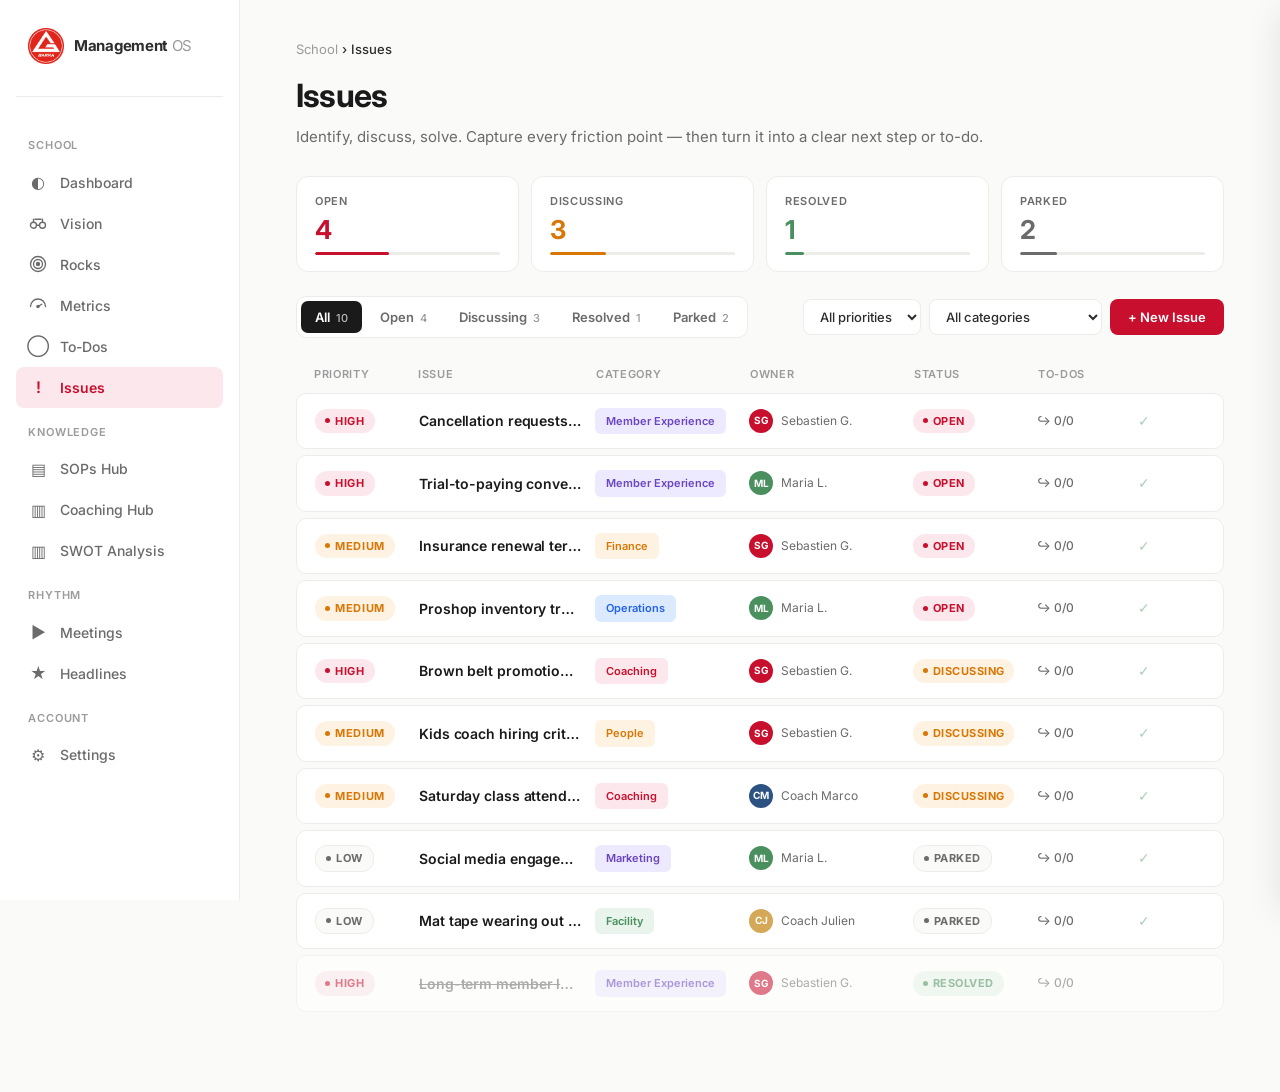
<file: issues.html>
<!DOCTYPE html>
<html lang="en">
<head>
<meta charset="UTF-8">
<meta name="viewport" content="width=device-width, initial-scale=1.0">
<title>GB Platform — Issues</title>
<link href="https://fonts.googleapis.com/css2?family=Inter:wght@300;400;500;600;700;800&display=swap" rel="stylesheet">
<style>
  * { margin: 0; padding: 0; box-sizing: border-box; }

  :root {
    --gb-red: #C8102E;
    --gb-red-soft: #FCE8EC;
    --gb-dark: #1A1A1A;
    --text: #2D2D2D;
    --text-soft: #6B6B6B;
    --text-faint: #9B9B9B;
    --bg: #FAFAF8;
    --card: #FFFFFF;
    --border: #ECECE8;
    --accent: #D4A857;
    --green: #4A8F5E;
    --green-soft: #E8F4EC;
    --amber: #D97706;
    --amber-soft: #FEF3E2;
    --blue: #2563EB;
    --blue-soft: #DBEAFE;
    --purple: #6B46C1;
    --purple-soft: #EDE9FE;
    --shadow-sm: 0 1px 2px rgba(0,0,0,0.04);
    --shadow-md: 0 4px 16px rgba(0,0,0,0.06);
    --shadow-lg: 0 12px 32px rgba(0,0,0,0.10);
  }

  body {
    font-family: 'Inter', -apple-system, BlinkMacSystemFont, sans-serif;
    background: var(--bg);
    color: var(--text);
    line-height: 1.5;
    -webkit-font-smoothing: antialiased;
  }
  .app { display: grid; grid-template-columns: 240px 1fr; min-height: 100vh; }

  /* === SIDEBAR === */
  .sidebar {
    background: #FFFFFF;
    border-right: 1px solid var(--border);
    padding: 28px 16px;
    position: sticky; top: 0; height: 100vh;
  }
  .logo {
    display: flex; align-items: center; gap: 10px;
    padding: 0 12px 32px; border-bottom: 1px solid var(--border); margin-bottom: 24px;
  }
  .logo-mark { width: 36px; height: 36px; display: flex; align-items: center; justify-content: center; flex-shrink: 0; }
  .logo-mark img { width: 100%; height: 100%; display: block; object-fit: contain; }
  .logo-text { font-weight: 700; font-size: 15px; letter-spacing: -0.3px; }
  .logo-text span { color: var(--text-faint); font-weight: 400; }

  .nav-section {
    font-size: 11px; text-transform: uppercase; letter-spacing: 0.08em;
    color: var(--text-faint); padding: 16px 12px 8px; font-weight: 600;
  }
  .nav-item {
    display: flex; align-items: center; gap: 12px;
    padding: 10px 12px; border-radius: 8px;
    color: var(--text-soft); cursor: pointer;
    font-size: 14px; font-weight: 500; transition: all 0.15s;
  }
  .nav-item:hover { background: var(--bg); color: var(--text); }
  .nav-item.active { background: var(--gb-red-soft); color: var(--gb-red); font-weight: 600; }
  .nav-item .icon { font-size: 16px; width: 20px; height: 20px; display: inline-flex; align-items: center; justify-content: center; flex-shrink: 0; }
  .nav-item .icon svg { width: 18px; height: 18px; }

  /* === MAIN === */
  .main { padding: 40px 56px 80px; max-width: 1320px; }
  .breadcrumb { font-size: 13px; color: var(--text-faint); margin-bottom: 12px; }
  .breadcrumb span { color: var(--text); font-weight: 500; }
  .page-header { margin-bottom: 28px; }
  .page-title {
    font-size: 32px; font-weight: 700; letter-spacing: -0.8px;
    color: var(--gb-dark); margin-bottom: 6px;
  }
  .page-subtitle { font-size: 15px; color: var(--text-soft); max-width: 720px; }

  /* === STATS === */
  .stats-bar {
    display: grid;
    grid-template-columns: repeat(4, 1fr);
    gap: 12px;
    margin-bottom: 24px;
  }
  .stat-card {
    background: white;
    border: 1px solid var(--border);
    border-radius: 12px;
    padding: 16px 18px;
  }
  .stat-label {
    font-size: 11px; text-transform: uppercase;
    letter-spacing: 0.06em; color: var(--text-soft);
    font-weight: 600; margin-bottom: 6px;
  }
  .stat-value {
    font-size: 26px; font-weight: 700;
    letter-spacing: -0.5px; color: var(--gb-dark); line-height: 1.1;
  }
  .stat-card.open .stat-value { color: var(--gb-red); }
  .stat-card.discussing .stat-value { color: var(--amber); }
  .stat-card.resolved .stat-value { color: var(--green); }
  .stat-card.parked .stat-value { color: var(--text-soft); }
  .stat-bar { height: 3px; background: var(--border); border-radius: 2px; margin-top: 8px; overflow: hidden; }
  .stat-bar-fill { height: 100%; border-radius: 2px; }

  /* === TOOLBAR === */
  .toolbar {
    display: flex; justify-content: space-between;
    align-items: center; margin-bottom: 18px;
    gap: 12px; flex-wrap: wrap;
  }
  .filter-pills {
    display: flex; gap: 4px;
    background: white; border: 1px solid var(--border);
    border-radius: 10px; padding: 4px;
  }
  .filter-pill {
    background: transparent; border: none;
    padding: 8px 14px; border-radius: 7px;
    font-size: 13px; font-weight: 600;
    color: var(--text-soft); cursor: pointer; font-family: inherit;
    transition: all 0.15s;
  }
  .filter-pill:hover { color: var(--text); }
  .filter-pill.active { background: var(--gb-dark); color: white; }
  .filter-pill .count { margin-left: 6px; opacity: 0.7; font-weight: 500; font-size: 11px; }
  .filter-select {
    background: white; border: 1px solid var(--border);
    padding: 8px 12px; border-radius: 8px;
    font-size: 13px; font-weight: 500;
    color: var(--text); cursor: pointer;
    outline: none; font-family: inherit;
  }
  .add-issue-btn {
    background: var(--gb-red); color: white; border: none;
    padding: 10px 18px; border-radius: 8px;
    font-size: 13px; font-weight: 600; cursor: pointer;
    font-family: inherit; transition: background 0.15s;
  }
  .add-issue-btn:hover { background: #A50D26; }

  /* === LIST HEADER === */
  .list-header {
    display: grid;
    grid-template-columns: 90px 1fr 140px 150px 110px 80px 30px 30px;
    gap: 14px;
    padding: 10px 18px;
    font-size: 11px;
    text-transform: uppercase;
    letter-spacing: 0.06em;
    color: var(--text-faint);
    font-weight: 600;
  }

  /* === ISSUE ROWS === */
  .issue-list { display: flex; flex-direction: column; gap: 6px; }
  .issue-row {
    display: grid;
    grid-template-columns: 90px 1fr 140px 150px 110px 80px 30px 30px;
    gap: 14px;
    align-items: center;
    background: white;
    border: 1px solid var(--border);
    border-radius: 10px;
    padding: 14px 18px;
    cursor: pointer;
    transition: all 0.15s;
    position: relative;
  }
  .issue-row:hover { border-color: var(--text-soft); box-shadow: var(--shadow-md); }
  .issue-row.resolved { opacity: 0.55; }
  .issue-row.resolved .issue-title { text-decoration: line-through; color: var(--text-soft); }

  .priority-pill {
    display: inline-flex; align-items: center; gap: 5px;
    padding: 4px 10px; border-radius: 12px;
    font-size: 11px; font-weight: 700;
    text-transform: uppercase; letter-spacing: 0.06em;
    width: fit-content;
  }
  .priority-pill .dot { width: 5px; height: 5px; border-radius: 50%; }
  .priority-pill.critical { background: var(--gb-red); color: white; }
  .priority-pill.critical .dot { background: white; }
  .priority-pill.high { background: var(--gb-red-soft); color: var(--gb-red); }
  .priority-pill.high .dot { background: var(--gb-red); }
  .priority-pill.medium { background: var(--amber-soft); color: var(--amber); }
  .priority-pill.medium .dot { background: var(--amber); }
  .priority-pill.low { background: var(--bg); color: var(--text-soft); border: 1px solid var(--border); }
  .priority-pill.low .dot { background: var(--text-soft); }

  .issue-title {
    font-size: 14px; font-weight: 600;
    color: var(--gb-dark); letter-spacing: -0.1px;
    overflow: hidden; text-overflow: ellipsis; white-space: nowrap;
  }

  .category-tag {
    display: inline-flex; align-items: center; gap: 5px;
    background: var(--bg);
    padding: 4px 10px; border-radius: 6px;
    font-size: 11px; font-weight: 600;
    color: var(--text-soft);
    width: fit-content;
    border: 1px solid var(--border);
  }
  .category-tag.member-experience { background: var(--purple-soft); color: var(--purple); border-color: transparent; }
  .category-tag.coaching { background: var(--gb-red-soft); color: var(--gb-red); border-color: transparent; }
  .category-tag.operations { background: var(--blue-soft); color: var(--blue); border-color: transparent; }
  .category-tag.people { background: var(--amber-soft); color: var(--amber); border-color: transparent; }
  .category-tag.facility { background: #E8F4EC; color: var(--green); border-color: transparent; }
  .category-tag.finance { background: #FEF3E2; color: var(--amber); border-color: transparent; }
  .category-tag.marketing { background: var(--purple-soft); color: var(--purple); border-color: transparent; }
  .category-tag.strategy { background: var(--bg); color: var(--text); border-color: var(--border); }

  .owner-tag {
    display: flex; align-items: center; gap: 8px;
    font-size: 12px; color: var(--text-soft);
    overflow: hidden; text-overflow: ellipsis;
  }
  .avatar {
    width: 24px; height: 24px;
    border-radius: 50%;
    color: white;
    display: flex; align-items: center; justify-content: center;
    font-size: 10px; font-weight: 700;
    flex-shrink: 0;
  }
  .avatar.col-1 { background: #2C5282; }
  .avatar.col-2 { background: #C8102E; }
  .avatar.col-3 { background: #4A8F5E; }
  .avatar.col-4 { background: #D4A857; }
  .avatar.col-5 { background: #6B46C1; }
  .avatar.col-6 { background: #0F766E; }

  .status-pill {
    display: inline-flex; align-items: center; gap: 5px;
    padding: 4px 10px; border-radius: 12px;
    font-size: 11px; font-weight: 700;
    text-transform: uppercase; letter-spacing: 0.04em;
    width: fit-content;
  }
  .status-pill .dot { width: 5px; height: 5px; border-radius: 50%; }
  .status-pill.open { background: var(--gb-red-soft); color: var(--gb-red); }
  .status-pill.open .dot { background: var(--gb-red); }
  .status-pill.discussing { background: var(--amber-soft); color: var(--amber); }
  .status-pill.discussing .dot { background: var(--amber); }
  .status-pill.resolved { background: var(--green-soft); color: var(--green); }
  .status-pill.resolved .dot { background: var(--green); }
  .status-pill.parked { background: var(--bg); color: var(--text-soft); border: 1px solid var(--border); }
  .status-pill.parked .dot { background: var(--text-soft); }

  .todos-counter {
    display: inline-flex; align-items: center; gap: 4px;
    font-size: 12px; color: var(--text-soft); font-weight: 500;
  }
  .todos-counter.has-items { color: var(--text); font-weight: 600; }

  .delete-x {
    background: transparent; border: none;
    color: var(--text-faint); cursor: pointer;
    font-size: 13px; width: 26px; height: 26px;
    border-radius: 6px;
    opacity: 0; transition: opacity 0.15s;
    display: flex; align-items: center; justify-content: center;
  }
  .issue-row:hover .delete-x { opacity: 1; }
  .delete-x:hover { background: var(--gb-red-soft); color: var(--gb-red); }

  .solve-btn {
    background: transparent;
    border: none;
    color: var(--green);
    cursor: pointer;
    font-size: 14px;
    width: 26px; height: 26px;
    border-radius: 6px;
    opacity: 0.45;
    transition: all 0.15s;
    display: flex; align-items: center; justify-content: center;
  }
  .issue-row:hover .solve-btn { opacity: 1; }
  .solve-btn:hover {
    background: var(--green-soft);
    transform: scale(1.1);
  }
  .solve-btn-placeholder {
    /* keeps grid alignment when solve button is hidden (e.g. resolved issues) */
  }

  .drawer-solve-btn {
    background: var(--green);
    color: white;
    border: none;
    padding: 9px 16px;
    border-radius: 8px;
    font-size: 13px;
    font-weight: 600;
    cursor: pointer;
    font-family: inherit;
    display: inline-flex;
    align-items: center;
    gap: 6px;
    transition: background 0.15s;
  }
  .drawer-solve-btn:hover { background: #3D7A4E; }
  .drawer-solve-btn:disabled {
    background: var(--green-soft);
    color: var(--green);
    cursor: not-allowed;
  }
  .drawer-solve-row {
    display: flex;
    align-items: center;
    gap: 12px;
    margin-bottom: 24px;
    padding: 14px 16px;
    background: var(--green-soft);
    border: 1px solid #B7D9C4;
    border-radius: 10px;
  }
  .drawer-solve-row.is-resolved {
    background: var(--bg);
    border-color: var(--border);
  }
  .drawer-solve-hint {
    flex: 1;
    font-size: 13px;
    color: var(--text-soft);
  }
  .drawer-solve-hint strong { color: var(--text); font-weight: 600; }

  .empty-state {
    text-align: center;
    padding: 60px 20px;
    background: white;
    border: 1px dashed var(--border);
    border-radius: 14px;
    color: var(--text-soft);
  }
  .empty-state h3 { font-size: 18px; color: var(--text); margin-bottom: 8px; font-weight: 600; }
  .empty-state p { font-size: 14px; max-width: 380px; margin: 0 auto 18px; }

  /* === DRAWER === */
  .overlay {
    position: fixed; inset: 0;
    background: rgba(0,0,0,0.4);
    opacity: 0; pointer-events: none;
    transition: opacity 0.25s; z-index: 50;
  }
  .overlay.open { opacity: 1; pointer-events: all; }

  .drawer {
    position: fixed; top: 0; right: 0;
    width: 600px; max-width: 92vw; height: 100vh;
    background: white; box-shadow: var(--shadow-lg);
    transform: translateX(100%);
    transition: transform 0.3s cubic-bezier(0.4, 0, 0.2, 1);
    z-index: 51; display: flex; flex-direction: column;
  }
  .drawer.open { transform: translateX(0); }
  .drawer-header {
    padding: 22px 32px;
    border-bottom: 1px solid var(--border);
    display: flex; align-items: center; justify-content: space-between;
  }
  .drawer-tag {
    font-size: 11px; text-transform: uppercase;
    letter-spacing: 0.1em; color: var(--text-faint); font-weight: 600;
  }
  .drawer-actions { display: flex; gap: 6px; }
  .drawer-btn {
    background: transparent; border: none;
    width: 32px; height: 32px; border-radius: 8px;
    cursor: pointer; font-size: 16px; color: var(--text-soft);
    display: flex; align-items: center; justify-content: center;
  }
  .drawer-btn:hover { background: var(--bg); }
  .drawer-btn.danger:hover { background: var(--gb-red-soft); color: var(--gb-red); }
  .drawer-body { padding: 28px 32px; overflow-y: auto; flex: 1; }

  [contenteditable="true"] {
    outline: none; border-radius: 6px;
    padding: 4px 8px; margin: -4px -8px;
    transition: all 0.15s; cursor: text;
  }
  [contenteditable="true"]:hover {
    background: var(--bg);
    box-shadow: inset 0 0 0 1px var(--border);
  }
  [contenteditable="true"]:focus {
    background: white;
    box-shadow: inset 0 0 0 2px var(--gb-red);
  }
  [contenteditable="true"]:empty::before {
    content: attr(data-placeholder); color: var(--text-faint);
  }

  .drawer-title {
    font-size: 22px; font-weight: 700; letter-spacing: -0.4px;
    color: var(--gb-dark); margin-bottom: 20px;
    line-height: 1.3;
  }

  .form-grid {
    display: grid; grid-template-columns: 1fr 1fr; gap: 14px 16px;
    margin-bottom: 24px;
  }
  .form-field { display: flex; flex-direction: column; gap: 6px; }
  .form-field.full { grid-column: 1 / -1; }
  .field-label {
    font-size: 11px; text-transform: uppercase;
    letter-spacing: 0.08em; color: var(--text-faint); font-weight: 600;
  }
  .field-input {
    font-size: 13px; color: var(--text); font-weight: 500;
    padding: 8px 12px; background: var(--bg);
    border: 1px solid var(--border); border-radius: 8px;
    font-family: inherit; outline: none;
    transition: all 0.15s;
  }
  .field-input:hover { border-color: var(--text-soft); }
  .field-input:focus {
    background: white; border-color: var(--gb-red);
    box-shadow: 0 0 0 3px var(--gb-red-soft);
  }
  select.field-input { cursor: pointer; }

  .drawer-section { margin-bottom: 26px; }
  .drawer-section-header {
    display: flex; justify-content: space-between; align-items: center;
    margin-bottom: 12px;
  }
  .drawer-section-title {
    font-size: 11px; text-transform: uppercase;
    letter-spacing: 0.1em; color: var(--text-faint); font-weight: 600;
  }
  .add-btn {
    background: transparent; border: 1px dashed var(--border);
    color: var(--text-soft); padding: 5px 12px; border-radius: 6px;
    font-size: 12px; font-weight: 500; cursor: pointer; font-family: inherit;
  }
  .add-btn:hover { color: var(--gb-red); border-color: var(--gb-red); border-style: solid; }

  .description-area {
    font-size: 14px; line-height: 1.6; color: var(--text);
    min-height: 80px; background: var(--bg);
    border: 1px solid var(--border); border-radius: 8px;
    padding: 12px 14px;
  }

  /* Linked to-dos */
  .linked-todos-list { display: flex; flex-direction: column; gap: 6px; }
  .linked-todo-empty {
    font-size: 13px; color: var(--text-faint);
    padding: 14px 16px; background: var(--bg);
    border-radius: 8px; text-align: center;
  }
  .linked-todo-empty a { color: var(--gb-red); font-weight: 600; text-decoration: none; }
  .linked-todo-empty a:hover { text-decoration: underline; }
  .linked-todo-item {
    display: grid;
    grid-template-columns: 22px 1fr auto auto 22px;
    gap: 10px;
    align-items: center;
    padding: 10px 14px;
    background: var(--bg);
    border-radius: 8px;
    transition: all 0.15s;
  }
  .linked-todo-item:hover { background: white; box-shadow: var(--shadow-sm); }
  .linked-todo-item.done { opacity: 0.6; }
  .linked-todo-item.done .lt-title { text-decoration: line-through; color: var(--text-faint); }
  .lt-check {
    width: 20px; height: 20px;
    border-radius: 50%;
    border: 2px solid var(--border);
    background: white;
    display: flex; align-items: center; justify-content: center;
    color: white; font-size: 10px;
    cursor: pointer;
    transition: all 0.15s;
  }
  .lt-check:hover { border-color: var(--green); }
  .lt-check.done { background: var(--green); border-color: var(--green); }
  .lt-title { font-size: 13px; font-weight: 500; color: var(--text); cursor: pointer; overflow: hidden; text-overflow: ellipsis; white-space: nowrap; }
  .lt-title:hover { color: var(--gb-red); }
  .lt-status {
    font-size: 10px; font-weight: 700;
    padding: 3px 8px; border-radius: 10px;
    text-transform: uppercase; letter-spacing: 0.04em;
    white-space: nowrap;
  }
  .lt-status.not-started { background: var(--bg); color: var(--text-soft); border: 1px solid var(--border); }
  .lt-status.in-progress { background: var(--blue-soft); color: var(--blue); }
  .lt-status.done { background: var(--green-soft); color: var(--green); }
  .lt-status.blocked { background: var(--gb-red-soft); color: var(--gb-red); }
  .lt-delete {
    background: transparent; border: none;
    width: 22px; height: 22px; border-radius: 4px;
    cursor: pointer; color: var(--text-faint); font-size: 11px;
    opacity: 0;
  }
  .linked-todo-item:hover .lt-delete { opacity: 1; }
  .lt-delete:hover { background: var(--gb-red-soft); color: var(--gb-red); }
  .sync-hint {
    font-size: 11px; color: var(--text-faint);
    margin-top: 8px; font-style: italic;
  }
  .sync-hint a { color: var(--gb-red); font-weight: 600; text-decoration: none; }
  .sync-hint a:hover { text-decoration: underline; }

  /* === ADD TO-DO MODAL === */
  .modal-overlay {
    position: fixed; inset: 0;
    background: rgba(0,0,0,0.45);
    opacity: 0; pointer-events: none;
    transition: opacity 0.2s; z-index: 200;
    display: flex; align-items: center; justify-content: center;
    padding: 20px;
  }
  .modal-overlay.open { opacity: 1; pointer-events: all; }
  .modal {
    background: white; border-radius: 16px;
    width: 480px; max-width: 100%;
    padding: 28px;
    box-shadow: 0 20px 50px rgba(0,0,0,0.25);
    transform: translateY(10px);
    transition: transform 0.2s;
  }
  .modal-overlay.open .modal { transform: translateY(0); }
  .modal-header {
    display: flex; justify-content: space-between; align-items: center;
    margin-bottom: 22px;
  }
  .modal-title {
    font-size: 19px; font-weight: 700;
    letter-spacing: -0.4px; color: var(--gb-dark);
  }
  .modal-close {
    background: transparent; border: none;
    width: 30px; height: 30px; border-radius: 8px;
    cursor: pointer; font-size: 16px;
    color: var(--text-soft);
    display: flex; align-items: center; justify-content: center;
  }
  .modal-close:hover { background: var(--bg); }
  .modal-form { display: flex; flex-direction: column; gap: 14px; }
  .modal-field { display: flex; flex-direction: column; gap: 6px; }
  .modal-field label {
    font-size: 11px; text-transform: uppercase;
    letter-spacing: 0.08em; color: var(--text-faint); font-weight: 600;
  }
  .modal-field input, .modal-field select {
    padding: 10px 14px; border: 1px solid var(--border);
    border-radius: 8px; font-size: 14px; font-family: inherit;
    background: var(--bg); outline: none;
    transition: all 0.15s; color: var(--text);
  }
  .modal-field input:focus, .modal-field select:focus {
    background: white; border-color: var(--gb-red);
    box-shadow: 0 0 0 3px var(--gb-red-soft);
  }
  .modal-actions {
    display: flex; gap: 10px; justify-content: flex-end;
    margin-top: 12px;
  }
  .modal-btn {
    padding: 10px 18px; border-radius: 8px;
    font-size: 13px; font-weight: 600;
    cursor: pointer; font-family: inherit; border: none;
    transition: all 0.15s;
  }
  .modal-btn.cancel {
    background: transparent; color: var(--text-soft);
    border: 1px solid var(--border);
  }
  .modal-btn.cancel:hover { background: var(--bg); color: var(--text); }
  .modal-btn.save { background: var(--gb-red); color: white; }
  .modal-btn.save:hover { background: #A50D26; }

  /* === LINK EXISTING MODAL === */
  .modal.wide { width: 620px; }
  .link-search {
    padding: 10px 14px; border: 1px solid var(--border);
    border-radius: 8px; font-size: 14px; font-family: inherit;
    background: var(--bg); outline: none; width: 100%;
    margin-bottom: 14px;
  }
  .link-search:focus {
    background: white; border-color: var(--gb-red);
    box-shadow: 0 0 0 3px var(--gb-red-soft);
  }
  .link-todo-list {
    max-height: 360px;
    overflow-y: auto;
    border: 1px solid var(--border);
    border-radius: 10px;
    background: var(--bg);
    padding: 6px;
    display: flex; flex-direction: column; gap: 4px;
  }
  .link-todo-item {
    display: grid;
    grid-template-columns: 24px 1fr auto;
    gap: 12px;
    align-items: center;
    padding: 10px 12px;
    background: white;
    border-radius: 8px;
    cursor: pointer;
    transition: all 0.15s;
  }
  .link-todo-item:hover { background: var(--gb-red-soft); }
  .link-todo-item.selected { background: var(--gb-red-soft); box-shadow: inset 0 0 0 1px var(--gb-red); }
  .link-todo-item.already-linked { opacity: 0.5; }
  .link-todo-check {
    width: 18px; height: 18px;
    border-radius: 5px;
    border: 2px solid var(--border);
    background: white;
    display: flex; align-items: center; justify-content: center;
    color: white; font-size: 10px; font-weight: 700;
  }
  .link-todo-item.selected .link-todo-check {
    background: var(--gb-red); border-color: var(--gb-red);
  }
  .link-todo-title {
    font-size: 13px; font-weight: 500;
    color: var(--text);
    overflow: hidden; text-overflow: ellipsis; white-space: nowrap;
  }
  .link-todo-meta {
    font-size: 11px; color: var(--text-faint);
    overflow: hidden; text-overflow: ellipsis; white-space: nowrap;
  }
  .link-todo-meta .ribbon {
    display: inline-block;
    padding: 2px 6px;
    border-radius: 4px;
    font-size: 10px;
    font-weight: 700;
    text-transform: uppercase;
    letter-spacing: 0.04em;
    margin-right: 6px;
    color: white;
  }
  .link-todo-meta .ribbon.rock { background: var(--gb-red); }
  .link-todo-meta .ribbon.milestone { background: var(--amber); }
  .link-todo-meta .ribbon.goal { background: var(--green); }
  .link-todo-meta .ribbon.issue { background: #6B46C1; }
  .link-todo-meta .ribbon.none { background: var(--text-soft); }
  .link-empty {
    padding: 30px 20px;
    text-align: center;
    color: var(--text-faint);
    font-size: 13px;
  }
  .link-actions-info {
    font-size: 12px;
    color: var(--text-soft);
    margin-top: 12px;
    margin-bottom: 4px;
  }

  /* === SAVE & TOAST === */
  .save-indicator {
    position: fixed; bottom: 24px; right: 24px;
    background: var(--gb-dark); color: white;
    padding: 10px 16px; border-radius: 8px;
    font-size: 13px; font-weight: 500;
    opacity: 0; transform: translateY(10px);
    transition: all 0.3s; z-index: 100;
    box-shadow: var(--shadow-lg);
  }
  .save-indicator.show { opacity: 1; transform: translateY(0); }
  .toast {
    position: fixed; bottom: 24px; left: 50%;
    transform: translate(-50%, 12px);
    background: var(--green); color: white;
    padding: 12px 22px; border-radius: 10px;
    font-size: 14px; font-weight: 600;
    opacity: 0; transition: all 0.3s; z-index: 300;
    box-shadow: 0 8px 22px rgba(74,143,94,0.35);
  }
  .toast.show { opacity: 1; transform: translate(-50%, 0); }
  .toast a {
    color: white; text-decoration: underline;
    margin-left: 10px; font-weight: 700;
  }
</style>
<link rel="stylesheet" href="responsive.css">
<script src="responsive.js" defer></script>
</head>
<body>

<div class="app">
  <aside class="sidebar">
    <div class="logo">
      <div class="logo-mark"><img src="gracie-barra-logo.png.png" alt="Gracie Barra"></div>
      <div class="logo-text">Management <span>OS</span></div>
    </div>

    <div class="nav-section">School</div>
    <div class="nav-item" onclick="location.href='dashboard.html'"><span class="icon">◐</span> Dashboard</div>
    <div class="nav-item" onclick="location.href='vision.html'"><span class="icon"><svg viewBox="0 0 24 24" fill="none" stroke="currentColor" stroke-width="1.8" stroke-linecap="round" stroke-linejoin="round"><circle cx="6" cy="15" r="4"/><circle cx="18" cy="15" r="4"/><path d="M6 11V7m12 4V7M8 7h8"/><path d="M10 15h4"/></svg></span> Vision</div>
    <div class="nav-item" onclick="location.href='rocks.html'"><span class="icon"><svg viewBox="0 0 24 24" fill="none" stroke="currentColor" stroke-width="1.8" stroke-linecap="round" stroke-linejoin="round"><circle cx="12" cy="12" r="10"/><circle cx="12" cy="12" r="6"/><circle cx="12" cy="12" r="2" fill="currentColor"/></svg></span> Rocks</div>
    <div class="nav-item" onclick="location.href='metrics.html'"><span class="icon"><svg viewBox="0 0 24 24" fill="none" stroke="currentColor" stroke-width="1.8" stroke-linecap="round" stroke-linejoin="round"><path d="M2 14a10 10 0 0 1 20 0"/><path d="M12 14l5-3"/><circle cx="12" cy="14" r="1.5" fill="currentColor"/></svg></span> Metrics</div>
    <div class="nav-item" onclick="location.href='todos.html'"><span class="icon">◯</span> To-Dos</div>
    <div class="nav-item active"><span class="icon">!</span> Issues</div>

    <div class="nav-section">Knowledge</div>
    <div class="nav-item" onclick="location.href='sops.html'"><span class="icon">▤</span> SOPs Hub</div>
    <div class="nav-item" onclick="location.href='coaching-hub.html'"><span class="icon">▥</span> Coaching Hub</div>
    <div class="nav-item" onclick="location.href='swot.html'"><span class="icon">▥</span> SWOT Analysis</div>

    <div class="nav-section">Rhythm</div>
    <div class="nav-item" onclick="location.href='meetings.html'"><span class="icon">▶</span> Meetings</div>
    <div class="nav-item"><span class="icon">★</span> Headlines</div>

    <div class="nav-section">Account</div>
    <div class="nav-item" onclick="location.href=&#39;settings.html&#39;"><span class="icon">⚙</span> Settings</div>
  </aside>

  <main class="main">
    <div class="breadcrumb">School <span>›</span> <span>Issues</span></div>
    <div class="page-header">
      <h1 class="page-title">Issues</h1>
      <p class="page-subtitle">Identify, discuss, solve. Capture every friction point — then turn it into a clear next step or to-do.</p>
    </div>

    <div class="stats-bar" id="statsBar"></div>

    <div class="toolbar">
      <div class="filter-pills" id="filterPills"></div>
      <div style="display: flex; gap: 8px; align-items: center;">
        <select class="filter-select" id="priorityFilter" onchange="renderIssues()">
          <option value="">All priorities</option>
          <option value="critical">Critical</option>
          <option value="high">High</option>
          <option value="medium">Medium</option>
          <option value="low">Low</option>
        </select>
        <select class="filter-select" id="categoryFilter" onchange="renderIssues()">
          <option value="">All categories</option>
        </select>
        <button class="add-issue-btn" onclick="addIssue()">+ New Issue</button>
      </div>
    </div>

    <div class="list-header">
      <div>Priority</div>
      <div>Issue</div>
      <div>Category</div>
      <div>Owner</div>
      <div>Status</div>
      <div>To-Dos</div>
      <div></div>
      <div></div>
    </div>

    <div class="issue-list" id="issueList"></div>
  </main>
</div>

<!-- DRAWER -->
<div class="overlay" id="overlay" onclick="closeDrawer()"></div>
<aside class="drawer" id="drawer">
  <div class="drawer-header">
    <div class="drawer-tag" id="drawerTag">Issue</div>
    <div class="drawer-actions">
      <button class="drawer-btn danger" id="drawerDelete" title="Delete">🗑</button>
      <button class="drawer-btn" onclick="closeDrawer()" title="Close">✕</button>
    </div>
  </div>
  <div class="drawer-body" id="drawerBody"></div>
</aside>

<!-- ADD TO-DO MODAL -->
<div class="modal-overlay" id="addTodoModal">
  <div class="modal">
    <div class="modal-header">
      <div class="modal-title">Add To-Do — linked to this issue</div>
      <button class="modal-close" onclick="closeAddTodo()">✕</button>
    </div>
    <div class="modal-form">
      <div class="modal-field">
        <label>To-do title</label>
        <input id="todoTitle" placeholder="What needs to be done to solve this?" autocomplete="off">
      </div>
      <div class="modal-field">
        <label>Owner</label>
        <input id="todoOwner" placeholder="Owner name" value="Sebastien G.">
      </div>
      <div class="modal-field">
        <label>Due date</label>
        <input id="todoDueDate" type="date">
      </div>
      <div class="modal-actions">
        <button class="modal-btn cancel" onclick="closeAddTodo()">Cancel</button>
        <button class="modal-btn save" onclick="saveTodoFromIssue()">+ Add To-Do</button>
      </div>
    </div>
  </div>
</div>

<div class="save-indicator" id="saveIndicator">✓ Saved</div>
<div class="toast" id="toast"></div>

<!-- LINK EXISTING TO-DOS MODAL -->
<div class="modal-overlay" id="linkTodosModal">
  <div class="modal wide">
    <div class="modal-header">
      <div class="modal-title">Link existing to-dos to this issue</div>
      <button class="modal-close" onclick="closeLinkTodos()">✕</button>
    </div>
    <input type="text" class="link-search" id="linkSearch" placeholder="Search to-dos by title or owner..." oninput="renderLinkTodoList()">
    <div class="link-todo-list" id="linkTodoList"></div>
    <div class="link-actions-info" id="linkActionsInfo">Selecting a to-do will replace its current parent (Rock, Milestone, Goal) with this issue.</div>
    <div class="modal-actions">
      <button class="modal-btn cancel" onclick="closeLinkTodos()">Cancel</button>
      <button class="modal-btn save" id="linkSaveBtn" onclick="saveLinkedTodos()">Link selected</button>
    </div>
  </div>
</div>

<script>
  // === DEFAULT DATA ===
  const DEFAULT_DATA = {
    categories: ['Operations', 'People', 'Member Experience', 'Coaching', 'Facility', 'Finance', 'Marketing', 'Strategy', 'Other'],
    issues: [
      { id: 'i1', title: 'Trial-to-paying conversion dropped 5% in last 2 weeks', description: 'Front desk reports more trials but fewer sign-ups. Possibly an issue with the new trial sequence rollout or quality of leads. Need to investigate.', owner: 'Maria L.', ownerColor: 3, priority: 'high', status: 'open', category: 'Member Experience', createdAt: '2026-05-18' },
      { id: 'i2', title: 'Kids coach hiring criteria not clearly defined', description: 'We are interviewing candidates but have no formal rubric. Risk of inconsistent decisions.', owner: 'Sebastien G.', ownerColor: 2, priority: 'medium', status: 'discussing', category: 'People', createdAt: '2026-05-15' },
      { id: 'i3', title: 'Proshop inventory tracking is manual and error-prone', description: 'Maria spends 2-3 hours/week on inventory. Mistakes lead to stockouts and lost sales. Need a system.', owner: 'Maria L.', ownerColor: 3, priority: 'medium', status: 'open', category: 'Operations', createdAt: '2026-05-12' },
      { id: 'i4', title: 'Brown belt promotion criteria not formalized', description: 'Five brown belts in the pipeline but no documented standard for what \"black belt ready\" looks like at GB. Risk of inconsistent promotions.', owner: 'Sebastien G.', ownerColor: 2, priority: 'high', status: 'discussing', category: 'Coaching', createdAt: '2026-05-10' },
      { id: 'i5', title: 'Cancellation requests increasing in adult program', description: 'Three cancellations this week, all citing schedule conflicts. Need to investigate root cause — schedule, instruction, or other.', owner: 'Sebastien G.', ownerColor: 2, priority: 'high', status: 'open', category: 'Member Experience', createdAt: '2026-05-19' },
      { id: 'i6', title: 'Insurance renewal terms unclear', description: 'Broker sent renewal package with significant premium increase. Need to review and possibly shop alternatives.', owner: 'Sebastien G.', ownerColor: 2, priority: 'medium', status: 'open', category: 'Finance', createdAt: '2026-05-17' },
      { id: 'i7', title: 'Mat tape wearing out faster than expected', description: 'Replacing every 2 months instead of 4. Either lower-quality batch or higher traffic. Not urgent but worth investigating.', owner: 'Coach Julien', ownerColor: 4, priority: 'low', status: 'parked', category: 'Facility', createdAt: '2026-05-05' },
      { id: 'i8', title: 'Saturday class attendance below 50% capacity', description: 'Three Saturday classes in a row under 12 students (capacity 24). Time slot? Instructor? Member preferences shifting?', owner: 'Coach Marco', ownerColor: 1, priority: 'medium', status: 'discussing', category: 'Coaching', createdAt: '2026-05-13' },
      { id: 'i9', title: 'Social media engagement plateau', description: 'Instagram followers grew well in Q1 but flat in Q2. Engagement dropping. Time to refresh content strategy.', owner: 'Maria L.', ownerColor: 3, priority: 'low', status: 'parked', category: 'Marketing', createdAt: '2026-05-08' },
      { id: 'i10', title: 'Long-term member left for competitor school', description: '5-year purple belt left citing \"lack of structured progression for advanced students\". Important signal. Resolved by launching brown belt pathway.', owner: 'Sebastien G.', ownerColor: 2, priority: 'high', status: 'resolved', category: 'Member Experience', createdAt: '2026-04-28', resolvedAt: '2026-05-12' }
    ]
  };

  const STORAGE_KEY = 'gb_issues_data_v1';
  const TODOS_KEY = 'gb_todos_data_v1';

  let data = loadData();
  let activeFilter = 'all';
  let currentEdit = null;
  let activeIssueIdForTodo = null;

  function loadData() {
    try {
      const raw = localStorage.getItem(STORAGE_KEY);
      if (raw) return JSON.parse(raw);
    } catch (e) {}
    return JSON.parse(JSON.stringify(DEFAULT_DATA));
  }
  function saveData() {
    localStorage.setItem(STORAGE_KEY, JSON.stringify(data));
    showSaved();
  }
  function showSaved() {
    const el = document.getElementById('saveIndicator');
    el.classList.add('show');
    clearTimeout(showSaved._t);
    showSaved._t = setTimeout(() => el.classList.remove('show'), 1500);
  }
  function escapeHtml(s) {
    return String(s ?? '').replace(/[&<>"']/g, c => ({ '&':'&amp;','<':'&lt;','>':'&gt;','"':'&quot;',"'":'&#39;' }[c]));
  }
  function escapeAttr(s) { return String(s ?? '').replace(/"/g, '&quot;'); }
  function initialsOf(name) { return String(name || '').split(/\s+/).map(w => w[0]).join('').slice(0,2).toUpperCase(); }

  // === TODOS HELPERS ===
  function loadTodos() {
    try {
      const raw = localStorage.getItem(TODOS_KEY);
      if (raw) return JSON.parse(raw);
    } catch (e) {}
    return { todos: [] };
  }
  function saveTodos(td) {
    localStorage.setItem(TODOS_KEY, JSON.stringify(td));
  }
  function getTodosForIssue(id) {
    const td = loadTodos();
    return (td.todos || []).filter(t => t.parent && t.parent.type === 'issue' && t.parent.id === id);
  }
  function inferOwnerColor(name) {
    const map = { sebastien: 2, maria: 3, marco: 1, julien: 4 };
    const lower = String(name || '').toLowerCase();
    for (const k of Object.keys(map)) if (lower.includes(k)) return map[k];
    return 5;
  }

  // === FILTERS ===
  function getFilteredIssues() {
    const priorityFilter = document.getElementById('priorityFilter')?.value || '';
    const categoryFilter = document.getElementById('categoryFilter')?.value || '';

    let issues = data.issues;
    if (activeFilter !== 'all') issues = issues.filter(i => i.status === activeFilter);
    if (priorityFilter) issues = issues.filter(i => i.priority === priorityFilter);
    if (categoryFilter) issues = issues.filter(i => i.category === categoryFilter);

    const statusOrder = { open: 0, discussing: 1, parked: 2, resolved: 3 };
    const priorityOrder = { critical: 0, high: 1, medium: 2, low: 3 };
    return [...issues].sort((a, b) => {
      const so = statusOrder[a.status] - statusOrder[b.status];
      if (so !== 0) return so;
      const po = priorityOrder[a.priority] - priorityOrder[b.priority];
      if (po !== 0) return po;
      return new Date(b.createdAt) - new Date(a.createdAt);
    });
  }

  function countByStatus(status) {
    return data.issues.filter(i => i.status === status).length;
  }

  // === RENDER ===
  function renderStats() {
    const open = countByStatus('open');
    const discussing = countByStatus('discussing');
    const resolved = countByStatus('resolved');
    const parked = countByStatus('parked');
    const total = data.issues.length || 1;

    document.getElementById('statsBar').innerHTML = `
      <div class="stat-card open">
        <div class="stat-label">Open</div>
        <div class="stat-value">${open}</div>
        <div class="stat-bar"><div class="stat-bar-fill" style="width:${(open/total)*100}%; background: var(--gb-red);"></div></div>
      </div>
      <div class="stat-card discussing">
        <div class="stat-label">Discussing</div>
        <div class="stat-value">${discussing}</div>
        <div class="stat-bar"><div class="stat-bar-fill" style="width:${(discussing/total)*100}%; background: var(--amber);"></div></div>
      </div>
      <div class="stat-card resolved">
        <div class="stat-label">Resolved</div>
        <div class="stat-value">${resolved}</div>
        <div class="stat-bar"><div class="stat-bar-fill" style="width:${(resolved/total)*100}%; background: var(--green);"></div></div>
      </div>
      <div class="stat-card parked">
        <div class="stat-label">Parked</div>
        <div class="stat-value">${parked}</div>
        <div class="stat-bar"><div class="stat-bar-fill" style="width:${(parked/total)*100}%; background: var(--text-soft);"></div></div>
      </div>
    `;
  }

  function renderFilters() {
    const filters = [
      { id: 'all', label: 'All' },
      { id: 'open', label: 'Open' },
      { id: 'discussing', label: 'Discussing' },
      { id: 'resolved', label: 'Resolved' },
      { id: 'parked', label: 'Parked' }
    ];
    document.getElementById('filterPills').innerHTML = filters.map(f => {
      const count = f.id === 'all' ? data.issues.length : countByStatus(f.id);
      return `<button class="filter-pill ${activeFilter === f.id ? 'active' : ''}" onclick="setFilter('${f.id}')">${f.label}<span class="count">${count}</span></button>`;
    }).join('');

    // Categories dropdown
    const cur = document.getElementById('categoryFilter').value;
    document.getElementById('categoryFilter').innerHTML = '<option value="">All categories</option>' +
      data.categories.map(c => `<option value="${escapeAttr(c)}" ${c === cur ? 'selected' : ''}>${escapeHtml(c)}</option>`).join('');
  }
  window.setFilter = (id) => { activeFilter = id; renderAll(); };

  function categorySlug(cat) {
    return String(cat || '').toLowerCase().replace(/\s+/g, '-');
  }

  function renderIssues() {
    const issues = getFilteredIssues();
    const list = document.getElementById('issueList');

    if (issues.length === 0) {
      list.innerHTML = `<div class="empty-state">
        <h3>No issues to show</h3>
        <p>Either no issues exist for this filter or you're caught up. Add one when something comes up.</p>
        <button class="add-issue-btn" onclick="addIssue()">+ New Issue</button>
      </div>`;
      return;
    }

    list.innerHTML = issues.map(i => renderIssueRow(i)).join('');
  }

  function renderIssueRow(issue) {
    const priorityText = issue.priority.charAt(0).toUpperCase() + issue.priority.slice(1);
    const statusText = issue.status === 'open' ? 'Open' : issue.status === 'discussing' ? 'Discussing' : issue.status === 'resolved' ? 'Resolved' : 'Parked';
    const todos = getTodosForIssue(issue.id);
    const todosCount = todos.length;
    const doneCount = todos.filter(t => t.status === 'done').length;

    const solveBtn = issue.status === 'resolved'
      ? `<div class="solve-btn-placeholder"></div>`
      : `<button class="solve-btn" onclick="event.stopPropagation(); solveIssue('${issue.id}')" title="Mark as solved">✓</button>`;

    return `
      <div class="issue-row ${issue.status === 'resolved' ? 'resolved' : ''}" onclick="openIssue('${issue.id}')">
        <div class="priority-pill ${issue.priority}"><span class="dot"></span>${priorityText}</div>
        <div class="issue-title" title="${escapeAttr(issue.title)}">${escapeHtml(issue.title)}</div>
        <div class="category-tag ${categorySlug(issue.category)}">${escapeHtml(issue.category)}</div>
        <div class="owner-tag">
          <div class="avatar col-${issue.ownerColor || 1}">${initialsOf(issue.owner)}</div>
          ${escapeHtml(issue.owner)}
        </div>
        <div class="status-pill ${issue.status}"><span class="dot"></span>${statusText}</div>
        <div class="todos-counter ${todosCount > 0 ? 'has-items' : ''}">↪ ${doneCount}/${todosCount}</div>
        ${solveBtn}
        <button class="delete-x" onclick="event.stopPropagation(); deleteIssue('${issue.id}')">✕</button>
      </div>
    `;
  }

  function renderAll() {
    renderStats();
    renderFilters();
    renderIssues();
  }

  // === DRAWER ===
  window.openIssue = (id) => {
    const issue = data.issues.find(i => i.id === id);
    if (!issue) return;
    currentEdit = id;
    renderDrawer(issue);
    document.getElementById('overlay').classList.add('open');
    document.getElementById('drawer').classList.add('open');
  };
  window.closeDrawer = () => {
    document.getElementById('overlay').classList.remove('open');
    document.getElementById('drawer').classList.remove('open');
    currentEdit = null;
  };
  function getCurrentIssue() { return data.issues.find(i => i.id === currentEdit); }

  function renderDrawer(issue) {
    document.getElementById('drawerTag').textContent = 'Issue · ' + issue.category;
    const linkedTodos = getTodosForIssue(issue.id);

    const body = document.getElementById('drawerBody');
    const isResolved = issue.status === 'resolved';
    const todosOpen = linkedTodos.filter(t => t.status !== 'done').length;
    const solveRow = isResolved
      ? `<div class="drawer-solve-row is-resolved">
          <div class="drawer-solve-hint"><strong>✓ Resolved</strong>${issue.resolvedAt ? ' on ' + issue.resolvedAt : ''} — re-open via the Status field below if needed.</div>
        </div>`
      : `<div class="drawer-solve-row">
          <div class="drawer-solve-hint">${todosOpen > 0 ? `<strong>${todosOpen} to-do${todosOpen === 1 ? '' : 's'} still open</strong> — solving this issue won't close them. ` : ''}Ready to close this out?</div>
          <button class="drawer-solve-btn" onclick="solveIssue('${issue.id}')">✓ Mark as Solved</button>
        </div>`;

    body.innerHTML = `
      <h2 class="drawer-title" contenteditable="true" data-field="title" data-placeholder="Issue title">${escapeHtml(issue.title)}</h2>

      ${solveRow}

      <div class="form-grid">
        <div class="form-field">
          <span class="field-label">Owner</span>
          <input class="field-input" data-field="owner" value="${escapeAttr(issue.owner)}" placeholder="Owner name">
        </div>
        <div class="form-field">
          <span class="field-label">Status</span>
          <select class="field-input" data-field="status">
            <option value="open" ${issue.status==='open'?'selected':''}>Open</option>
            <option value="discussing" ${issue.status==='discussing'?'selected':''}>Discussing (IDS)</option>
            <option value="resolved" ${issue.status==='resolved'?'selected':''}>Resolved</option>
            <option value="parked" ${issue.status==='parked'?'selected':''}>Parked</option>
          </select>
        </div>
        <div class="form-field">
          <span class="field-label">Priority</span>
          <select class="field-input" data-field="priority">
            <option value="critical" ${issue.priority==='critical'?'selected':''}>Critical</option>
            <option value="high" ${issue.priority==='high'?'selected':''}>High</option>
            <option value="medium" ${issue.priority==='medium'?'selected':''}>Medium</option>
            <option value="low" ${issue.priority==='low'?'selected':''}>Low</option>
          </select>
        </div>
        <div class="form-field">
          <span class="field-label">Category</span>
          <select class="field-input" data-field="category">
            ${data.categories.map(c => `<option value="${escapeAttr(c)}" ${issue.category === c ? 'selected' : ''}>${escapeHtml(c)}</option>`).join('')}
          </select>
        </div>
        <div class="form-field">
          <span class="field-label">Avatar color</span>
          <select class="field-input" data-field="ownerColor">
            <option value="1" ${issue.ownerColor==1?'selected':''}>Blue</option>
            <option value="2" ${issue.ownerColor==2?'selected':''}>Red</option>
            <option value="3" ${issue.ownerColor==3?'selected':''}>Green</option>
            <option value="4" ${issue.ownerColor==4?'selected':''}>Gold</option>
            <option value="5" ${issue.ownerColor==5?'selected':''}>Purple</option>
            <option value="6" ${issue.ownerColor==6?'selected':''}>Teal</option>
          </select>
        </div>
        <div class="form-field">
          <span class="field-label">Created</span>
          <input class="field-input" data-field="createdAt" type="date" value="${issue.createdAt || ''}">
        </div>
      </div>

      <div class="drawer-section">
        <div class="drawer-section-header">
          <div class="drawer-section-title">Description / Notes (Identify · Discuss · Solve)</div>
        </div>
        <div class="description-area" contenteditable="true" data-field="description" data-placeholder="What's the issue? What's the root cause? What does solving it look like?">${escapeHtml(issue.description || '')}</div>
      </div>

      <div class="drawer-section">
        <div class="drawer-section-header">
          <div class="drawer-section-title">Linked To-Dos · ${linkedTodos.length}</div>
          <div style="display:flex; gap:6px;">
            <button class="add-btn" onclick="openLinkTodos('${issue.id}')">↗ Link existing</button>
            <button class="add-btn" onclick="openAddTodo('${issue.id}')">+ Add to-do</button>
          </div>
        </div>
        ${linkedTodos.length === 0
          ? `<div class="linked-todo-empty">No to-dos yet. <a href="#" onclick="openAddTodo('${issue.id}'); return false;">Add the first action item</a> to turn this issue into progress.</div>`
          : `<div class="linked-todos-list">
              ${linkedTodos.map(t => renderLinkedTodo(t)).join('')}
            </div>`
        }
        <div class="sync-hint">Synced with <a href="todos.html">To-Dos page</a> — check items here or there, both stay in sync.</div>
      </div>
    `;

    body.querySelectorAll('[contenteditable="true"]').forEach(el => {
      el.addEventListener('blur', handleContentEdit);
      el.addEventListener('keydown', e => {
        if (e.key === 'Enter' && !e.shiftKey && !el.classList.contains('description-area')) {
          e.preventDefault(); el.blur();
        }
      });
    });
    body.querySelectorAll('.field-input').forEach(el => {
      el.addEventListener('change', handleFieldChange);
      el.addEventListener('blur', handleFieldChange);
    });

    document.getElementById('drawerDelete').onclick = () => {
      if (!confirm('Delete this issue? Linked to-dos will remain in the To-Dos page (unlinked).')) return;
      deleteIssue(currentEdit);
      closeDrawer();
    };
  }

  function renderLinkedTodo(t) {
    const statusText = { 'not-started': 'Not Started', 'in-progress': 'In Progress', 'done': 'Done', 'blocked': 'Blocked' }[t.status] || t.status;
    return `
      <div class="linked-todo-item ${t.status === 'done' ? 'done' : ''}">
        <div class="lt-check ${t.status === 'done' ? 'done' : ''}" onclick="toggleLinkedTodo('${t.id}')">${t.status === 'done' ? '✓' : ''}</div>
        <div class="lt-title" title="${escapeAttr(t.title)}" onclick="location.href='todos.html'">${escapeHtml(t.title)}</div>
        <div class="vt-owner" style="display:flex; align-items:center; gap:6px; font-size: 11px; color: var(--text-soft);">
          <div class="avatar col-${t.ownerColor || 1}" style="width:22px;height:22px;font-size:9px;">${initialsOf(t.owner)}</div>
        </div>
        <div class="lt-status ${t.status}">${statusText}</div>
        <button class="lt-delete" onclick="deleteLinkedTodo('${t.id}')" title="Delete">✕</button>
      </div>
    `;
  }

  window.toggleLinkedTodo = (id) => {
    const td = loadTodos();
    const t = (td.todos || []).find(x => x.id === id);
    if (!t) return;
    t.status = t.status === 'done' ? 'not-started' : 'done';
    saveTodos(td);
    const issue = getCurrentIssue();
    if (issue) renderDrawer(issue);
    renderIssues(); // refresh row counts
  };

  window.deleteLinkedTodo = (id) => {
    if (!confirm('Delete this to-do? It will be removed from the To-Dos page too.')) return;
    const td = loadTodos();
    td.todos = (td.todos || []).filter(t => t.id !== id);
    saveTodos(td);
    const issue = getCurrentIssue();
    if (issue) renderDrawer(issue);
    renderIssues();
    showToast('To-do removed', 'todos.html');
  };

  function handleContentEdit(e) {
    const el = e.target;
    const issue = getCurrentIssue(); if (!issue) return;
    const field = el.dataset.field;
    if (field) {
      issue[field] = el.textContent.trim();
      saveData();
      renderAll();
    }
  }
  function handleFieldChange(e) {
    const el = e.target;
    const issue = getCurrentIssue(); if (!issue) return;
    const field = el.dataset.field;
    if (!field) return;
    let val = el.value;
    if (field === 'ownerColor') val = parseInt(val);
    issue[field] = val;
    if (field === 'status' && val === 'resolved') {
      issue.resolvedAt = new Date().toISOString().slice(0,10);
    }
    saveData();
    renderAll();
    renderDrawer(issue);
  }

  // === ACTIONS ===
  window.addIssue = () => {
    const newId = 'i' + Date.now();
    const newIssue = {
      id: newId,
      title: 'New issue',
      description: '',
      owner: 'Sebastien G.',
      ownerColor: 2,
      priority: 'medium',
      status: 'open',
      category: data.categories[0],
      createdAt: new Date().toISOString().slice(0,10)
    };
    data.issues.push(newIssue);
    saveData();
    renderAll();
    openIssue(newId);
  };
  window.deleteIssue = (id) => {
    if (!confirm('Delete this issue?')) return;
    data.issues = data.issues.filter(i => i.id !== id);
    saveData();
    renderAll();
  };

  window.solveIssue = (id) => {
    const issue = data.issues.find(i => i.id === id);
    if (!issue || issue.status === 'resolved') return;
    const prevStatus = issue.status;
    issue.status = 'resolved';
    issue.resolvedAt = new Date().toISOString().slice(0, 10);
    saveData();
    renderAll();
    // refresh drawer if open and showing this issue
    if (currentEdit === id) renderDrawer(issue);
    showToastWithUndo('✓ Issue marked as solved', () => {
      issue.status = prevStatus;
      delete issue.resolvedAt;
      saveData();
      renderAll();
      if (currentEdit === id) renderDrawer(issue);
    });
  };

  function showToastWithUndo(message, undoFn) {
    const toast = document.getElementById('toast');
    const undoId = 'undo-' + Date.now();
    toast.innerHTML = `${message} <a href="#" id="${undoId}">Undo</a>`;
    toast.classList.add('show');
    clearTimeout(showToast._t);
    document.getElementById(undoId).onclick = (e) => {
      e.preventDefault();
      undoFn();
      toast.classList.remove('show');
    };
    showToast._t = setTimeout(() => toast.classList.remove('show'), 6000);
  }

  // === ADD TO-DO MODAL ===
  window.openAddTodo = (issueId) => {
    activeIssueIdForTodo = issueId;
    const titleInput = document.getElementById('todoTitle');
    const ownerInput = document.getElementById('todoOwner');
    const dateInput = document.getElementById('todoDueDate');

    titleInput.value = '';
    ownerInput.value = 'Sebastien G.';
    const dueDate = new Date();
    dueDate.setDate(dueDate.getDate() + 7);
    dateInput.value = dueDate.toISOString().slice(0,10);

    document.getElementById('addTodoModal').classList.add('open');
    setTimeout(() => titleInput.focus(), 120);
  };
  window.closeAddTodo = () => {
    document.getElementById('addTodoModal').classList.remove('open');
  };
  window.saveTodoFromIssue = () => {
    const title = document.getElementById('todoTitle').value.trim();
    if (!title) {
      const t = document.getElementById('todoTitle');
      t.style.borderColor = 'var(--gb-red)';
      t.focus();
      setTimeout(() => { t.style.borderColor = ''; }, 2000);
      return;
    }
    const owner = document.getElementById('todoOwner').value.trim() || 'Unassigned';
    const dueDate = document.getElementById('todoDueDate').value;

    const td = loadTodos();
    td.todos = td.todos || [];
    td.todos.push({
      id: 't' + Date.now(),
      title,
      desc: '',
      owner,
      ownerColor: inferOwnerColor(owner),
      status: 'not-started',
      dueDate,
      parent: { type: 'issue', id: activeIssueIdForTodo },
      createdAt: new Date().toISOString().slice(0,10)
    });
    saveTodos(td);

    closeAddTodo();
    showToast('✓ To-do added', 'todos.html');

    // Refresh drawer + rows
    const issue = getCurrentIssue();
    if (issue && issue.id === activeIssueIdForTodo) renderDrawer(issue);
    renderIssues();
  };

  function showToast(message, link) {
    const toast = document.getElementById('toast');
    toast.innerHTML = link ? `${message} <a href="${link}">View in To-Dos →</a>` : message;
    toast.classList.add('show');
    clearTimeout(showToast._t);
    showToast._t = setTimeout(() => toast.classList.remove('show'), 4500);
  }

  // Modal backdrop close
  document.getElementById('addTodoModal').addEventListener('click', e => {
    if (e.target.id === 'addTodoModal') closeAddTodo();
  });
  document.getElementById('todoTitle').addEventListener('keydown', e => {
    if (e.key === 'Enter') saveTodoFromIssue();
  });

  // === LINK EXISTING TO-DOS ===
  let linkTargetIssueId = null;
  let linkSelectedTodoIds = new Set();

  window.openLinkTodos = (issueId) => {
    linkTargetIssueId = issueId;
    linkSelectedTodoIds = new Set();
    document.getElementById('linkSearch').value = '';
    renderLinkTodoList();
    document.getElementById('linkTodosModal').classList.add('open');
    setTimeout(() => document.getElementById('linkSearch').focus(), 120);
  };

  window.closeLinkTodos = () => {
    document.getElementById('linkTodosModal').classList.remove('open');
    linkTargetIssueId = null;
    linkSelectedTodoIds = new Set();
  };

  window.renderLinkTodoList = () => {
    const list = document.getElementById('linkTodoList');
    const search = document.getElementById('linkSearch').value.trim().toLowerCase();

    const td = loadTodos();
    let todos = (td.todos || []).filter(t => {
      // Exclude to-dos already linked to THIS issue
      if (t.parent && t.parent.type === 'issue' && t.parent.id === linkTargetIssueId) return false;
      // Exclude done to-dos
      if (t.status === 'done') return false;
      return true;
    });

    if (search) {
      todos = todos.filter(t =>
        t.title.toLowerCase().includes(search) ||
        (t.owner || '').toLowerCase().includes(search)
      );
    }

    // Sort: unassigned first, then by parent type, then by title
    todos.sort((a, b) => {
      const aNo = a.parent ? 1 : 0;
      const bNo = b.parent ? 1 : 0;
      if (aNo !== bNo) return aNo - bNo;
      return (a.title || '').localeCompare(b.title || '');
    });

    if (todos.length === 0) {
      list.innerHTML = `<div class="link-empty">No matching to-dos to link.</div>`;
      updateLinkBtn();
      return;
    }

    list.innerHTML = todos.map(t => {
      const parentType = t.parent?.type || 'none';
      const parentLabel = parentType === 'rock' ? 'Rock' : parentType === 'milestone' ? 'Milestone' : parentType === 'goal' ? 'Goal' : parentType === 'issue' ? 'Other Issue' : 'Unassigned';
      const parent = t.parent ? getParentInfo(t.parent.type, t.parent.id) : null;
      const parentName = parent?.title || '';
      const isSelected = linkSelectedTodoIds.has(t.id);

      return `
        <div class="link-todo-item ${isSelected ? 'selected' : ''}" onclick="toggleLinkSelection('${t.id}')">
          <div class="link-todo-check">${isSelected ? '✓' : ''}</div>
          <div>
            <div class="link-todo-title">${escapeHtml(t.title)}</div>
            <div class="link-todo-meta">
              <span class="ribbon ${parentType}">${parentLabel}</span>
              ${parentName ? escapeHtml(parentName.length > 50 ? parentName.slice(0,50) + '…' : parentName) + ' · ' : ''}
              ${escapeHtml(t.owner)}
            </div>
          </div>
        </div>
      `;
    }).join('');

    updateLinkBtn();
  };

  function getParentInfo(type, id) {
    if (type === 'rock') {
      // Read rocks from localStorage
      try {
        const raw = localStorage.getItem('gb_rocks_data_v1');
        const data = raw ? JSON.parse(raw) : null;
        if (data?.rocks) return data.rocks.find(r => r.id === id);
      } catch (e) {}
    } else if (type === 'milestone') {
      try {
        const raw = localStorage.getItem('gb_vision_data_v1');
        const data = raw ? JSON.parse(raw) : null;
        if (data?.milestones) return data.milestones.find(m => m.id === id);
      } catch (e) {}
    } else if (type === 'goal') {
      try {
        const raw = localStorage.getItem('gb_vision_data_v1');
        const data = raw ? JSON.parse(raw) : null;
        if (data?.goals) return data.goals.find(g => g.id === id);
      } catch (e) {}
    } else if (type === 'issue') {
      return data.issues.find(i => i.id === id);
    }
    return null;
  }

  window.toggleLinkSelection = (todoId) => {
    if (linkSelectedTodoIds.has(todoId)) linkSelectedTodoIds.delete(todoId);
    else linkSelectedTodoIds.add(todoId);
    renderLinkTodoList();
  };

  function updateLinkBtn() {
    const btn = document.getElementById('linkSaveBtn');
    const n = linkSelectedTodoIds.size;
    btn.textContent = n === 0 ? 'Link selected' : `Link ${n} to-do${n === 1 ? '' : 's'}`;
    btn.disabled = n === 0;
    btn.style.opacity = n === 0 ? '0.5' : '1';
    btn.style.cursor = n === 0 ? 'not-allowed' : 'pointer';
  }

  window.saveLinkedTodos = () => {
    if (linkSelectedTodoIds.size === 0) return;
    const td = loadTodos();
    let linked = 0;
    (td.todos || []).forEach(t => {
      if (linkSelectedTodoIds.has(t.id)) {
        t.parent = { type: 'issue', id: linkTargetIssueId };
        linked++;
      }
    });
    saveTodos(td);

    closeLinkTodos();
    showToast(`✓ ${linked} to-do${linked === 1 ? '' : 's'} linked`, 'todos.html');
    const issue = getCurrentIssue();
    if (issue) renderDrawer(issue);
    renderIssues();
  };

  // Modal backdrop close
  document.getElementById('linkTodosModal').addEventListener('click', e => {
    if (e.target.id === 'linkTodosModal') closeLinkTodos();
  });

  // Cross-tab sync — if to-dos change in another tab, refresh
  window.addEventListener('storage', e => {
    if (e.key === TODOS_KEY) {
      const issue = getCurrentIssue();
      if (issue) renderDrawer(issue);
      renderIssues();
    }
  });

  document.addEventListener('keydown', e => {
    if (e.key === 'Escape') {
      closeDrawer();
      closeAddTodo();
    }
  });

  renderAll();
</script>

</body>
</html>
</file>
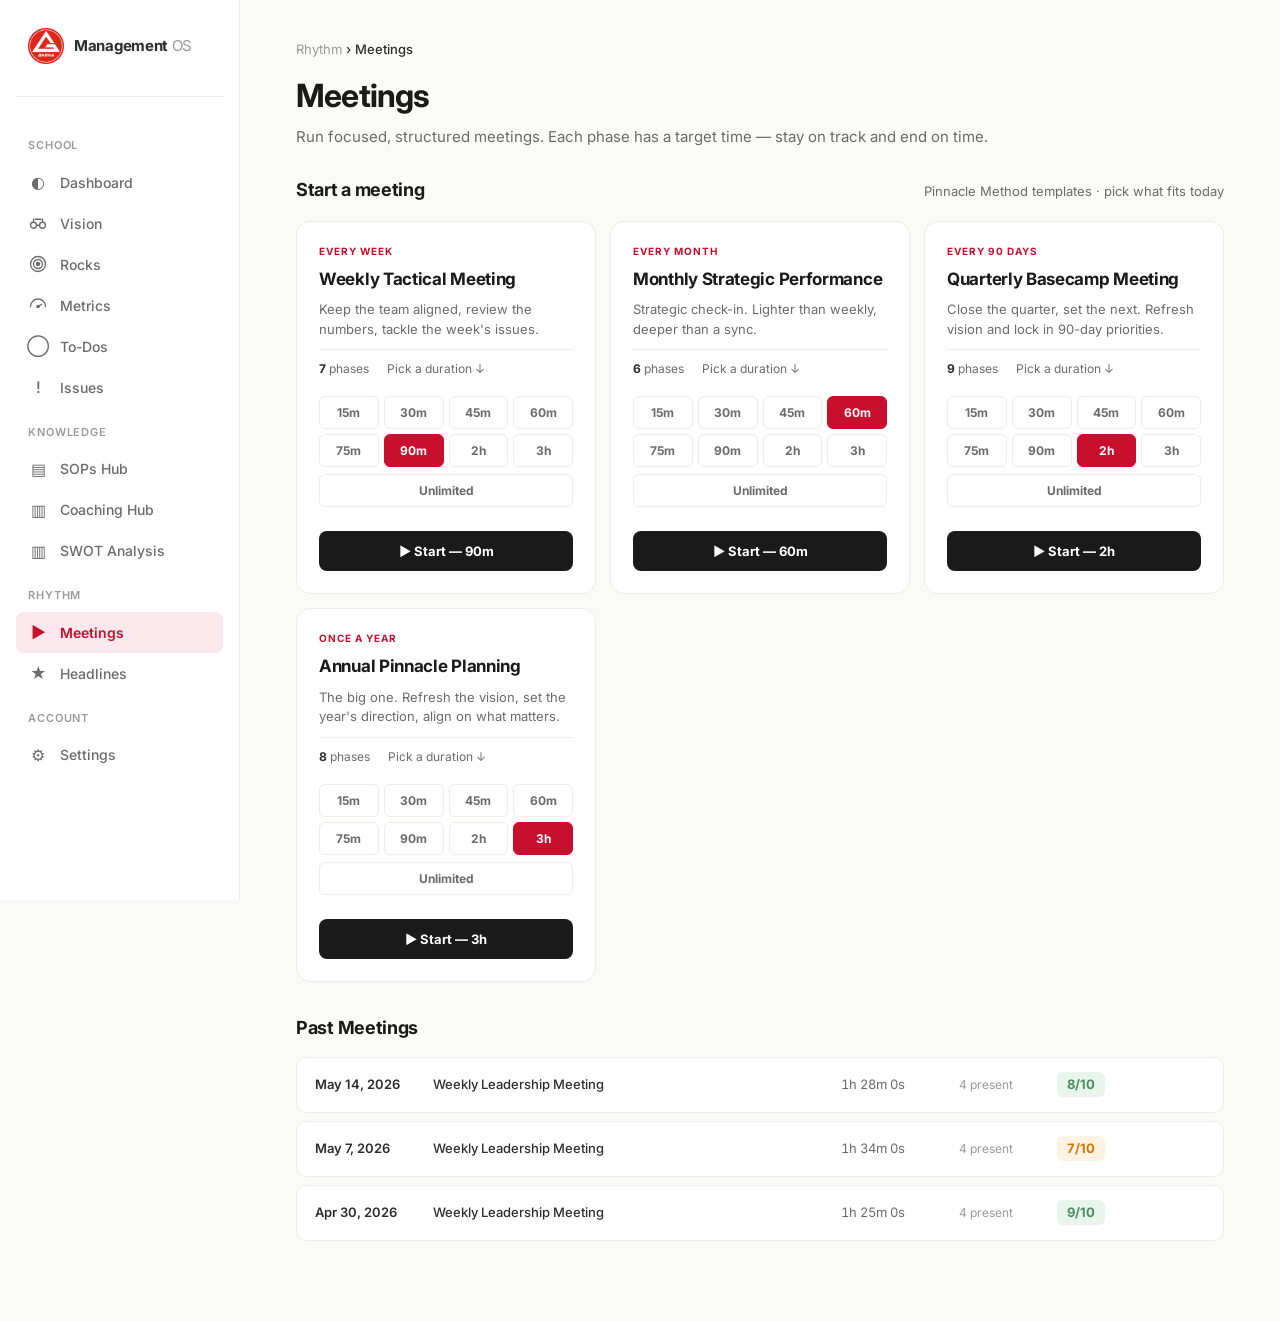
<file: meetings.html>
<!DOCTYPE html>
<html lang="en">
<head>
<meta charset="UTF-8">
<meta name="viewport" content="width=device-width, initial-scale=1.0">
<title>GB Platform — Meetings</title>
<link href="https://fonts.googleapis.com/css2?family=Inter:wght@300;400;500;600;700;800&display=swap" rel="stylesheet">
<style>
  * { margin: 0; padding: 0; box-sizing: border-box; }

  :root {
    --gb-red: #C8102E;
    --gb-red-soft: #FCE8EC;
    --gb-dark: #1A1A1A;
    --text: #2D2D2D;
    --text-soft: #6B6B6B;
    --text-faint: #9B9B9B;
    --bg: #FAFAF8;
    --card: #FFFFFF;
    --border: #ECECE8;
    --accent: #D4A857;
    --green: #4A8F5E;
    --green-soft: #E8F4EC;
    --amber: #D97706;
    --amber-soft: #FEF3E2;
    --shadow-sm: 0 1px 2px rgba(0,0,0,0.04);
    --shadow-md: 0 4px 16px rgba(0,0,0,0.06);
    --shadow-lg: 0 12px 32px rgba(0,0,0,0.10);
  }

  body {
    font-family: 'Inter', -apple-system, BlinkMacSystemFont, sans-serif;
    background: var(--bg);
    color: var(--text);
    line-height: 1.5;
    -webkit-font-smoothing: antialiased;
  }

  .app { display: grid; grid-template-columns: 240px 1fr; min-height: 100vh; }

  /* === SIDEBAR === */
  .sidebar {
    background: #FFFFFF;
    border-right: 1px solid var(--border);
    padding: 28px 16px;
    position: sticky; top: 0; height: 100vh;
  }
  .logo {
    display: flex; align-items: center; gap: 10px;
    padding: 0 12px 32px; border-bottom: 1px solid var(--border); margin-bottom: 24px;
  }
  .logo-mark {
    width: 36px; height: 36px;
    display: flex; align-items: center; justify-content: center;
    flex-shrink: 0;
  }
  .logo-mark img { width: 100%; height: 100%; display: block; object-fit: contain; }
  .logo-text { font-weight: 700; font-size: 15px; letter-spacing: -0.3px; }
  .logo-text span { color: var(--text-faint); font-weight: 400; }

  .nav-section {
    font-size: 11px; text-transform: uppercase; letter-spacing: 0.08em;
    color: var(--text-faint); padding: 16px 12px 8px; font-weight: 600;
  }
  .nav-item {
    display: flex; align-items: center; gap: 12px;
    padding: 10px 12px; border-radius: 8px;
    color: var(--text-soft); cursor: pointer;
    font-size: 14px; font-weight: 500; transition: all 0.15s;
  }
  .nav-item:hover { background: var(--bg); color: var(--text); }
  .nav-item.active { background: var(--gb-red-soft); color: var(--gb-red); font-weight: 600; }
  .nav-item .icon { font-size: 16px; width: 20px; height: 20px; display: inline-flex; align-items: center; justify-content: center; flex-shrink: 0; }
  .nav-item .icon svg { width: 18px; height: 18px; }

  /* === MAIN === */
  .main { padding: 40px 56px 80px; max-width: 1280px; }

  .breadcrumb { font-size: 13px; color: var(--text-faint); margin-bottom: 12px; }
  .breadcrumb span { color: var(--text); font-weight: 500; }

  .page-header { margin-bottom: 28px; }
  .page-title {
    font-size: 32px; font-weight: 700; letter-spacing: -0.8px;
    color: var(--gb-dark); margin-bottom: 6px;
  }
  .page-subtitle { font-size: 15px; color: var(--text-soft); max-width: 720px; }

  /* === PRE-MEETING DASHBOARD === */
  .pre-meeting-grid {
    display: grid;
    grid-template-columns: 1.5fr 1fr;
    gap: 24px;
  }

  .meeting-card-big {
    background: linear-gradient(135deg, #1A1A1A 0%, #2C2C2C 100%);
    color: white;
    border-radius: 18px;
    padding: 36px;
    position: relative;
    overflow: hidden;
  }
  .meeting-card-big::after {
    content: '';
    position: absolute;
    top: -50%; right: -20%;
    width: 60%; height: 200%;
    background: radial-gradient(circle, rgba(200,16,46,0.25), transparent 70%);
  }
  .meeting-name {
    font-size: 11px;
    text-transform: uppercase;
    letter-spacing: 0.15em;
    color: var(--accent);
    font-weight: 600;
    margin-bottom: 12px;
    position: relative; z-index: 1;
  }
  .meeting-title {
    font-size: 28px;
    font-weight: 700;
    letter-spacing: -0.6px;
    margin-bottom: 8px;
    position: relative; z-index: 1;
  }
  .meeting-sub {
    font-size: 14px;
    color: rgba(255,255,255,0.7);
    margin-bottom: 28px;
    position: relative; z-index: 1;
  }
  .start-meeting-btn {
    background: var(--gb-red);
    color: white;
    border: none;
    padding: 14px 28px;
    border-radius: 10px;
    font-size: 15px;
    font-weight: 600;
    cursor: pointer;
    font-family: inherit;
    transition: all 0.15s;
    box-shadow: 0 4px 14px rgba(200,16,46,0.4);
    position: relative; z-index: 1;
  }
  .start-meeting-btn:hover {
    background: #E11D3A;
    transform: translateY(-1px);
    box-shadow: 0 6px 20px rgba(200,16,46,0.5);
  }
  .start-meeting-btn.resume {
    background: var(--accent);
    box-shadow: 0 4px 14px rgba(212,168,87,0.4);
  }
  .start-meeting-btn.resume:hover { background: #E5B96A; }

  .meeting-meta {
    display: flex;
    gap: 28px;
    margin-top: 24px;
    font-size: 13px;
    color: rgba(255,255,255,0.6);
    position: relative; z-index: 1;
  }
  .meeting-meta strong { color: white; font-weight: 600; font-size: 14px; }

  /* === AGENDA PREVIEW === */
  .panel {
    background: white;
    border: 1px solid var(--border);
    border-radius: 14px;
    padding: 24px;
  }
  .panel-header {
    display: flex; justify-content: space-between; align-items: center;
    margin-bottom: 16px;
  }
  .panel-title {
    font-size: 13px;
    text-transform: uppercase;
    letter-spacing: 0.1em;
    color: var(--text-faint);
    font-weight: 600;
  }
  .panel-action {
    background: transparent;
    border: 1px solid var(--border);
    padding: 4px 10px;
    border-radius: 6px;
    font-size: 12px;
    color: var(--text-soft);
    cursor: pointer;
    font-family: inherit;
  }
  .panel-action:hover { background: var(--bg); }

  .phase-list { display: flex; flex-direction: column; gap: 4px; }
  .phase-row {
    display: grid;
    grid-template-columns: 32px 1fr auto;
    gap: 12px;
    align-items: center;
    padding: 10px 4px;
    border-radius: 8px;
  }
  .phase-row + .phase-row { border-top: 1px solid var(--border); padding-top: 14px; padding-bottom: 14px; }
  .phase-num {
    width: 28px; height: 28px;
    border-radius: 50%;
    background: var(--bg);
    color: var(--text-soft);
    display: flex; align-items: center; justify-content: center;
    font-size: 12px; font-weight: 700;
  }
  .phase-info { display: flex; flex-direction: column; }
  .phase-row-name { font-size: 14px; font-weight: 600; color: var(--text); }
  .phase-row-desc { font-size: 12px; color: var(--text-faint); }
  .phase-row-time { font-size: 12px; font-weight: 600; color: var(--text-soft); }

  /* === PAST MEETINGS === */
  .past-meetings-section { margin-top: 32px; }
  .section-header {
    display: flex; justify-content: space-between; align-items: baseline;
    margin-bottom: 16px;
  }
  .section-title {
    font-size: 18px;
    font-weight: 700;
    letter-spacing: -0.3px;
    color: var(--gb-dark);
  }

  .past-list { display: flex; flex-direction: column; gap: 8px; }
  .past-row {
    display: grid;
    grid-template-columns: 100px 1fr 100px 80px 100px 30px;
    gap: 18px;
    align-items: center;
    background: white;
    border: 1px solid var(--border);
    border-radius: 10px;
    padding: 14px 18px;
    cursor: pointer;
    transition: all 0.15s;
    font-size: 13px;
    position: relative;
  }
  .past-delete {
    background: transparent; border: none;
    width: 26px; height: 26px; border-radius: 6px;
    cursor: pointer; color: var(--text-faint); font-size: 13px;
    opacity: 0; transition: opacity 0.15s;
    display: flex; align-items: center; justify-content: center;
  }
  .past-row:hover .past-delete { opacity: 1; }
  .past-delete:hover { background: var(--gb-red-soft); color: var(--gb-red); }

  /* === MEETING TEMPLATES === */
  .templates-section { margin-bottom: 32px; }
  .templates-section .section-header {
    display: flex; justify-content: space-between; align-items: baseline;
    margin-bottom: 18px;
  }
  .templates-grid {
    display: grid;
    grid-template-columns: repeat(auto-fill, minmax(270px, 1fr));
    gap: 14px;
  }
  .template-card {
    background: white;
    border: 1px solid var(--border);
    border-radius: 14px;
    padding: 22px;
    display: flex;
    flex-direction: column;
    gap: 10px;
    transition: all 0.15s;
  }
  .template-card:hover {
    border-color: var(--text-soft);
    box-shadow: var(--shadow-md);
    transform: translateY(-2px);
  }
  .template-cadence {
    font-size: 10px;
    text-transform: uppercase;
    letter-spacing: 0.1em;
    color: var(--gb-red);
    font-weight: 700;
  }
  .template-name {
    font-size: 17px;
    font-weight: 700;
    color: var(--gb-dark);
    letter-spacing: -0.3px;
    line-height: 1.25;
  }
  .template-desc {
    font-size: 13px;
    color: var(--text-soft);
    line-height: 1.5;
    flex: 1;
  }
  .template-meta {
    display: flex; gap: 18px;
    font-size: 12px;
    color: var(--text-soft);
    padding-top: 10px;
    border-top: 1px solid var(--border);
  }
  .template-meta strong { color: var(--text); font-weight: 700; }
  .template-start-btn {
    background: var(--gb-red);
    color: white;
    border: none;
    padding: 10px;
    border-radius: 8px;
    font-size: 13px;
    font-weight: 600;
    cursor: pointer;
    font-family: inherit;
    margin-top: 6px;
    transition: background 0.15s;
  }
  .template-start-btn:hover { background: #A50D26; }
  .template-start-btn:disabled {
    background: var(--bg);
    color: var(--text-faint);
    cursor: not-allowed;
    border: 1px solid var(--border);
  }

  .duration-grid {
    display: grid;
    grid-template-columns: repeat(4, 1fr);
    gap: 5px;
    margin-top: 8px;
    margin-bottom: 4px;
  }
  .duration-pill {
    padding: 8px 4px;
    border-radius: 6px;
    font-size: 12px;
    font-weight: 700;
    text-align: center;
    border: 1px solid var(--border);
    background: white;
    cursor: pointer;
    color: var(--text-soft);
    font-family: inherit;
    transition: all 0.15s;
  }
  .duration-pill:hover {
    border-color: var(--gb-red);
    color: var(--gb-red);
  }
  .duration-pill.selected {
    background: var(--gb-red);
    color: white;
    border-color: var(--gb-red);
  }
  .duration-pill.unlimited {
    grid-column: 1 / -1;
    margin-top: 2px;
  }
  .start-card-btn {
    width: 100%;
    background: var(--gb-dark);
    color: white;
    border: none;
    padding: 12px;
    border-radius: 8px;
    font-size: 13px;
    font-weight: 700;
    cursor: pointer;
    font-family: inherit;
    margin-top: 10px;
    transition: background 0.15s;
  }
  .start-card-btn:hover { background: var(--gb-red); }
  .start-card-btn:disabled {
    background: var(--bg);
    color: var(--text-faint);
    cursor: not-allowed;
  }

  /* === ACTIVE MEETING BANNER === */
  .active-meeting-banner {
    background: linear-gradient(135deg, #1A1A1A 0%, #2C2C2C 100%);
    color: white;
    padding: 22px 28px;
    border-radius: 14px;
    margin-bottom: 24px;
    display: flex;
    justify-content: space-between;
    align-items: center;
    box-shadow: 0 6px 18px rgba(0,0,0,0.12);
  }
  .banner-label {
    font-size: 11px;
    text-transform: uppercase;
    letter-spacing: 0.1em;
    color: var(--accent);
    font-weight: 700;
    margin-bottom: 4px;
  }
  .banner-title {
    font-size: 18px;
    font-weight: 700;
    letter-spacing: -0.3px;
  }
  .banner-sub {
    font-size: 12px;
    color: rgba(255,255,255,0.6);
    margin-top: 4px;
  }

  /* === FILTER PILLS (for in-meeting rocks/todos) === */
  .quarter-pill {
    padding: 5px 12px;
    border-radius: 7px;
    font-size: 12px;
    font-weight: 600;
    color: var(--text-soft);
    background: var(--bg);
    border: 1px solid var(--border);
    cursor: pointer;
    font-family: inherit;
    transition: all 0.15s;
  }
  .quarter-pill:hover { color: var(--text); }
  .quarter-pill.active {
    background: var(--gb-dark);
    color: white;
    border-color: var(--gb-dark);
  }
  .quarter-year-input {
    padding: 5px 10px;
    border-radius: 7px;
    font-size: 12px;
    font-weight: 600;
    background: var(--bg);
    border: 1px solid var(--border);
    width: 80px;
    font-family: inherit;
    outline: none;
  }
  .quarter-year-input:focus {
    background: white;
    border-color: var(--gb-red);
  }
  .status-edit-select {
    padding: 5px 10px;
    border-radius: 6px;
    font-size: 12px;
    font-weight: 600;
    background: white;
    border: 1px solid var(--border);
    cursor: pointer;
    font-family: inherit;
    outline: none;
    min-width: 100px;
  }
  .past-row:hover { border-color: var(--text-soft); box-shadow: var(--shadow-sm); }
  .past-date { font-weight: 600; color: var(--text); }
  .past-name { color: var(--text); font-weight: 500; }
  .past-duration { color: var(--text-soft); font-feature-settings: "tnum"; }
  .past-rating {
    background: var(--green-soft);
    color: var(--green);
    padding: 3px 10px;
    border-radius: 6px;
    font-weight: 700;
    text-align: center;
    width: fit-content;
  }
  .past-rating.amber { background: var(--amber-soft); color: var(--amber); }
  .past-rating.red { background: var(--gb-red-soft); color: var(--gb-red); }
  .past-attendees { color: var(--text-faint); font-size: 12px; }

  /* === ACTIVE MEETING VIEW === */
  .active-meeting {
    background: var(--bg);
    min-height: 100vh;
    padding: 24px 40px;
  }

  .active-header {
    display: flex; justify-content: space-between; align-items: center;
    margin-bottom: 24px;
  }
  .active-title-wrap {
    display: flex; align-items: center; gap: 16px;
  }
  .live-pill {
    background: var(--gb-red);
    color: white;
    padding: 4px 10px;
    border-radius: 20px;
    font-size: 11px;
    font-weight: 700;
    text-transform: uppercase;
    letter-spacing: 0.1em;
    display: flex; align-items: center; gap: 6px;
  }
  .live-pill .pulse {
    width: 8px; height: 8px;
    border-radius: 50%;
    background: white;
    animation: pulse 1.5s ease-in-out infinite;
  }
  @keyframes pulse {
    0%, 100% { opacity: 1; }
    50% { opacity: 0.4; }
  }
  .active-title {
    font-size: 22px;
    font-weight: 700;
    letter-spacing: -0.4px;
    color: var(--gb-dark);
  }
  .total-time {
    font-size: 13px;
    color: var(--text-soft);
    margin-left: 12px;
    font-feature-settings: "tnum";
  }

  .end-btn {
    background: transparent;
    border: 1px solid var(--border);
    color: var(--text-soft);
    padding: 8px 16px;
    border-radius: 8px;
    font-size: 13px;
    font-weight: 600;
    cursor: pointer;
    font-family: inherit;
  }
  .end-btn:hover { background: var(--gb-red-soft); border-color: var(--gb-red); color: var(--gb-red); }

  /* === PHASE PROGRESS BAR === */
  .phase-progress {
    display: grid;
    grid-auto-flow: column;
    grid-auto-columns: 1fr;
    gap: 6px;
    margin-bottom: 28px;
  }
  .phase-step {
    background: white;
    border: 1px solid var(--border);
    border-radius: 10px;
    padding: 12px;
    cursor: pointer;
    transition: all 0.15s;
    position: relative;
  }
  .phase-step:hover { border-color: var(--text-soft); }
  .phase-step.active {
    border-color: var(--gb-red);
    background: var(--gb-red-soft);
  }
  .phase-step.done {
    background: var(--green-soft);
    border-color: var(--green);
  }
  .step-num {
    font-size: 10px;
    font-weight: 700;
    color: var(--text-faint);
    text-transform: uppercase;
    letter-spacing: 0.06em;
  }
  .phase-step.active .step-num { color: var(--gb-red); }
  .phase-step.done .step-num { color: var(--green); }
  .step-name {
    font-size: 13px;
    font-weight: 600;
    color: var(--text);
    margin-top: 2px;
    line-height: 1.2;
  }
  .step-time {
    font-size: 11px;
    color: var(--text-faint);
    margin-top: 4px;
    font-feature-settings: "tnum";
  }
  .step-bar {
    position: absolute;
    bottom: 0; left: 0;
    height: 3px;
    background: var(--gb-red);
    border-radius: 0 0 9px 9px;
    transition: width 0.5s linear;
  }

  /* === ACTIVE PHASE CONTENT === */
  .phase-area {
    display: grid;
    grid-template-columns: 1fr 320px;
    gap: 20px;
  }

  .phase-content {
    background: white;
    border: 1px solid var(--border);
    border-radius: 14px;
    padding: 32px;
    min-height: 460px;
  }
  .phase-content-header {
    display: flex; justify-content: space-between; align-items: flex-start;
    margin-bottom: 24px;
  }
  .phase-content-title {
    font-size: 24px;
    font-weight: 700;
    letter-spacing: -0.5px;
    color: var(--gb-dark);
  }
  .phase-content-desc {
    font-size: 14px;
    color: var(--text-soft);
    margin-top: 4px;
  }

  /* === TIMER PANEL === */
  .timer-panel {
    background: white;
    border: 1px solid var(--border);
    border-radius: 14px;
    padding: 24px;
    text-align: center;
    height: fit-content;
  }
  .timer-label {
    font-size: 11px;
    text-transform: uppercase;
    letter-spacing: 0.1em;
    color: var(--text-faint);
    font-weight: 600;
    margin-bottom: 8px;
  }
  .timer-big {
    font-size: 56px;
    font-weight: 700;
    letter-spacing: -2px;
    color: var(--gb-dark);
    font-feature-settings: "tnum";
    line-height: 1;
    margin-bottom: 12px;
  }
  .timer-big.over { color: var(--gb-red); }
  .timer-big.close { color: var(--amber); }

  .timer-target {
    font-size: 13px;
    color: var(--text-soft);
    margin-bottom: 18px;
  }
  .timer-target strong { color: var(--text); font-weight: 600; }

  .timer-progress {
    height: 8px;
    background: var(--border);
    border-radius: 4px;
    overflow: hidden;
    margin-bottom: 20px;
  }
  .timer-progress-bar {
    height: 100%; border-radius: 4px;
    background: var(--green);
    transition: width 0.5s linear, background 0.3s;
  }
  .timer-progress-bar.amber { background: var(--amber); }
  .timer-progress-bar.red { background: var(--gb-red); }

  .timer-controls {
    display: flex;
    gap: 8px;
    margin-bottom: 16px;
  }
  .timer-btn {
    flex: 1;
    padding: 10px;
    border-radius: 8px;
    border: 1px solid var(--border);
    background: white;
    color: var(--text);
    font-size: 13px;
    font-weight: 600;
    cursor: pointer;
    font-family: inherit;
    transition: all 0.15s;
  }
  .timer-btn:hover { background: var(--bg); }
  .timer-btn.primary {
    background: var(--gb-dark);
    color: white;
    border-color: var(--gb-dark);
  }
  .timer-btn.primary:hover { background: #2C2C2C; }

  .nav-controls {
    display: flex; gap: 8px;
  }

  .end-now-link {
    width: 100%;
    margin-top: 14px;
    padding: 10px;
    background: transparent;
    border: 1px dashed var(--border);
    border-radius: 8px;
    color: var(--text-soft);
    font-size: 12px;
    font-weight: 600;
    cursor: pointer;
    font-family: inherit;
    transition: all 0.15s;
  }
  .end-now-link:hover {
    background: var(--gb-red-soft);
    color: var(--gb-red);
    border-color: var(--gb-red);
    border-style: solid;
  }

  /* === PHASE CONTENT TYPES === */

  /* Check-in */
  .attendee-list { display: flex; flex-direction: column; gap: 10px; }
  .attendee-row {
    display: grid;
    grid-template-columns: 32px 140px 1fr;
    gap: 14px;
    align-items: center;
    padding: 12px 16px;
    background: var(--bg);
    border-radius: 10px;
    transition: all 0.15s;
  }
  .attendee-row.shared { background: var(--green-soft); }
  .attendee-check {
    width: 24px; height: 24px;
    border-radius: 50%;
    border: 2px solid var(--border);
    background: white;
    cursor: pointer;
    display: flex; align-items: center; justify-content: center;
    color: white;
    font-size: 12px;
    transition: all 0.15s;
  }
  .attendee-check:hover { border-color: var(--green); }
  .attendee-check.checked {
    background: var(--green);
    border-color: var(--green);
  }
  .attendee-name {
    display: flex; align-items: center; gap: 10px;
    font-weight: 600;
    font-size: 14px;
  }
  .attendee-avatar {
    width: 28px; height: 28px;
    border-radius: 50%;
    background: var(--gb-dark);
    color: white;
    display: flex; align-items: center; justify-content: center;
    font-size: 10px; font-weight: 700;
  }
  .attendee-avatar.col-1 { background: #2C5282; }
  .attendee-avatar.col-2 { background: #C8102E; }
  .attendee-avatar.col-3 { background: #4A8F5E; }
  .attendee-avatar.col-4 { background: #D4A857; }
  .attendee-avatar.col-5 { background: #6B46C1; }

  .attendee-note {
    background: white;
    border: 1px solid var(--border);
    border-radius: 6px;
    padding: 6px 10px;
    font-size: 13px;
    font-family: inherit;
    outline: none;
    width: 100%;
  }
  .attendee-note:focus {
    border-color: var(--gb-red);
    box-shadow: 0 0 0 3px var(--gb-red-soft);
  }

  /* Scorecard */
  .review-list { display: flex; flex-direction: column; gap: 8px; }
  .review-row {
    display: grid;
    grid-template-columns: 1fr 100px 100px 90px;
    gap: 14px;
    align-items: center;
    padding: 12px 16px;
    background: var(--bg);
    border-radius: 10px;
    font-size: 13px;
  }
  .review-name { font-weight: 600; color: var(--text); }
  .review-name .small { color: var(--text-faint); font-size: 11px; font-weight: 500; }
  .review-value {
    font-weight: 700;
    color: var(--gb-dark);
    font-feature-settings: "tnum";
  }
  .review-target {
    color: var(--text-soft);
    font-feature-settings: "tnum";
  }
  .review-status {
    display: inline-flex; align-items: center; gap: 5px;
    padding: 4px 8px;
    border-radius: 10px;
    font-size: 11px;
    font-weight: 700;
    text-align: center;
    justify-content: center;
  }
  .review-status.on-track { background: var(--green-soft); color: var(--green); }
  .review-status.at-risk { background: var(--amber-soft); color: var(--amber); }
  .review-status.off-track { background: var(--gb-red-soft); color: var(--gb-red); }
  .review-status.done { background: #EEF1F4; color: var(--text-soft); }

  /* Rocks */
  .rock-review-row {
    display: grid;
    grid-template-columns: 1fr 100px 110px 100px;
    gap: 14px;
    align-items: center;
    padding: 14px 16px;
    background: var(--bg);
    border-radius: 10px;
    font-size: 13px;
  }
  .rock-review-name {
    font-weight: 600;
    color: var(--text);
  }
  .rock-review-name .small { color: var(--text-faint); font-size: 11px; font-weight: 500; display: block; margin-top: 2px; }

  /* Generic textarea content */
  .meeting-note {
    background: var(--bg);
    border: 1px solid var(--border);
    border-radius: 10px;
    padding: 14px 16px;
    font-size: 14px;
    font-family: inherit;
    width: 100%;
    min-height: 120px;
    outline: none;
    resize: vertical;
    line-height: 1.6;
  }
  .meeting-note:focus {
    border-color: var(--gb-red);
    box-shadow: 0 0 0 3px var(--gb-red-soft);
    background: white;
  }

  /* Issues / to-dos */
  .issue-list { display: flex; flex-direction: column; gap: 8px; }
  .issue-row {
    display: grid;
    grid-template-columns: 24px 32px 1fr 110px 28px;
    gap: 12px;
    align-items: center;
    padding: 12px 16px;
    background: var(--bg);
    border-radius: 10px;
    cursor: grab;
  }
  .issue-row.solved { opacity: 0.5; }
  .issue-row.solved .issue-text { text-decoration: line-through; }
  .issue-num {
    color: var(--text-faint);
    font-weight: 700;
    font-size: 12px;
    text-align: center;
  }
  .issue-row .check {
    width: 22px; height: 22px;
    border-radius: 50%;
    border: 2px solid var(--border);
    background: white;
    cursor: pointer;
    display: flex; align-items: center; justify-content: center;
    color: white;
    font-size: 11px;
    flex-shrink: 0;
  }
  .issue-row .check:hover { border-color: var(--green); }
  .issue-row .check.done { background: var(--green); border-color: var(--green); }
  .issue-text {
    font-size: 14px;
    font-weight: 500;
    color: var(--text);
    outline: none;
    cursor: text;
  }
  .issue-owner {
    background: white;
    border: 1px solid var(--border);
    border-radius: 6px;
    padding: 4px 8px;
    font-size: 12px;
    font-family: inherit;
    outline: none;
  }
  .delete-x {
    background: transparent;
    border: none;
    color: var(--text-faint);
    cursor: pointer;
    font-size: 14px;
    width: 24px; height: 24px;
    border-radius: 4px;
  }
  .delete-x:hover { background: var(--gb-red-soft); color: var(--gb-red); }

  .add-row-btn {
    background: transparent;
    border: 1px dashed var(--border);
    padding: 10px;
    border-radius: 8px;
    font-size: 13px;
    color: var(--text-soft);
    cursor: pointer;
    font-family: inherit;
    width: 100%;
    margin-top: 6px;
  }
  .add-row-btn:hover { color: var(--gb-red); border-color: var(--gb-red); }

  /* Conclude */
  .conclude-grid {
    display: grid;
    grid-template-columns: 1fr 1fr;
    gap: 18px;
  }
  .conclude-card {
    background: var(--bg);
    border-radius: 12px;
    padding: 20px;
  }
  .conclude-card-title {
    font-size: 13px;
    font-weight: 600;
    color: var(--text);
    margin-bottom: 12px;
    text-transform: uppercase;
    letter-spacing: 0.06em;
  }
  .conclude-card-big {
    font-size: 28px;
    font-weight: 700;
    color: var(--gb-dark);
    letter-spacing: -0.5px;
  }
  .rating-row {
    display: flex; gap: 6px; justify-content: center;
    margin: 12px 0;
  }
  .rating-num {
    width: 36px; height: 36px;
    border-radius: 8px;
    border: 1px solid var(--border);
    background: white;
    cursor: pointer;
    font-size: 13px;
    font-weight: 700;
    color: var(--text-soft);
    font-family: inherit;
    transition: all 0.15s;
  }
  .rating-num:hover { background: var(--bg); }
  .rating-num.selected {
    background: var(--gb-dark);
    color: white;
    border-color: var(--gb-dark);
  }

  .complete-meeting-btn {
    background: var(--green);
    color: white;
    border: none;
    padding: 12px 24px;
    border-radius: 10px;
    font-size: 14px;
    font-weight: 600;
    cursor: pointer;
    font-family: inherit;
    margin-top: 20px;
    width: 100%;
  }
  .complete-meeting-btn:hover { background: #3D7A4E; }

  .save-indicator {
    position: fixed; bottom: 24px; right: 24px;
    background: var(--gb-dark); color: white;
    padding: 10px 16px; border-radius: 8px;
    font-size: 13px; font-weight: 500;
    opacity: 0; transform: translateY(10px);
    transition: all 0.3s; z-index: 100;
    box-shadow: var(--shadow-lg);
  }
  .save-indicator.show { opacity: 1; transform: translateY(0); }

  .empty-state {
    text-align: center;
    padding: 40px 20px;
    color: var(--text-soft);
    background: var(--bg);
    border-radius: 12px;
  }

  .nav-meeting-btn {
    flex: 1;
    padding: 12px;
    border-radius: 10px;
    background: var(--gb-red);
    color: white;
    border: none;
    font-size: 13px;
    font-weight: 600;
    cursor: pointer;
    font-family: inherit;
  }
  .nav-meeting-btn:hover { background: #A50D26; }
  .nav-meeting-btn.secondary {
    background: white;
    color: var(--text);
    border: 1px solid var(--border);
  }
  .nav-meeting-btn.secondary:hover { background: var(--bg); }
</style>
<link rel="stylesheet" href="responsive.css">
<script src="responsive.js" defer></script>
</head>
<body>

<div class="app" id="app">

  <!-- SIDEBAR -->
  <aside class="sidebar">
    <div class="logo">
      <div class="logo-mark"><img src="gracie-barra-logo.png.png" alt="Gracie Barra"></div>
      <div class="logo-text">Management <span>OS</span></div>
    </div>

    <div class="nav-section">School</div>
    <div class="nav-item" onclick="location.href='dashboard.html'"><span class="icon">◐</span> Dashboard</div>
    <div class="nav-item" onclick="location.href='vision.html'"><span class="icon"><svg viewBox="0 0 24 24" fill="none" stroke="currentColor" stroke-width="1.8" stroke-linecap="round" stroke-linejoin="round"><circle cx="6" cy="15" r="4"/><circle cx="18" cy="15" r="4"/><path d="M6 11V7m12 4V7M8 7h8"/><path d="M10 15h4"/></svg></span> Vision</div>
    <div class="nav-item" onclick="location.href='rocks.html'"><span class="icon"><svg viewBox="0 0 24 24" fill="none" stroke="currentColor" stroke-width="1.8" stroke-linecap="round" stroke-linejoin="round"><circle cx="12" cy="12" r="10"/><circle cx="12" cy="12" r="6"/><circle cx="12" cy="12" r="2" fill="currentColor"/></svg></span> Rocks</div>
    <div class="nav-item" onclick="location.href='metrics.html'"><span class="icon"><svg viewBox="0 0 24 24" fill="none" stroke="currentColor" stroke-width="1.8" stroke-linecap="round" stroke-linejoin="round"><path d="M2 14a10 10 0 0 1 20 0"/><path d="M12 14l5-3"/><circle cx="12" cy="14" r="1.5" fill="currentColor"/></svg></span> Metrics</div>
    <div class="nav-item" onclick="location.href='todos.html'"><span class="icon">◯</span> To-Dos</div>
    <div class="nav-item" onclick="location.href='issues.html'"><span class="icon">!</span> Issues</div>

    <div class="nav-section">Knowledge</div>
    <div class="nav-item" onclick="location.href='sops.html'"><span class="icon">▤</span> SOPs Hub</div>
    <div class="nav-item" onclick="location.href='coaching-hub.html'"><span class="icon">▥</span> Coaching Hub</div>
    <div class="nav-item" onclick="location.href='swot.html'"><span class="icon">▥</span> SWOT Analysis</div>

    <div class="nav-section">Rhythm</div>
    <div class="nav-item active"><span class="icon">▶</span> Meetings</div>
    <div class="nav-item"><span class="icon">★</span> Headlines</div>

    <div class="nav-section">Account</div>
    <div class="nav-item" onclick="location.href=&#39;settings.html&#39;"><span class="icon">⚙</span> Settings</div>
  </aside>

  <main class="main" id="mainContent"></main>
</div>

<div class="save-indicator" id="saveIndicator">✓ Saved</div>

<script>
  // === TEMPLATE: L10-style meeting structure ===
  // === MEETING TEMPLATES (Pinnacle Method) ===
  const STANDARD_ATTENDEES = [
    { name: 'Sebastien G.', role: 'Owner', color: 2 },
    { name: 'Coach Marco', role: 'Head Coach', color: 1 },
    { name: 'Coach Julien', role: 'Assistant Coach', color: 4 },
    { name: 'Maria L.', role: 'Front Desk / Marketing', color: 3 }
  ];

  const COMMON_DURATIONS = [15, 30, 45, 60, 75, 90, 120, 180, 'unlimited'];

  const MEETING_TEMPLATES = {
    weekly: {
      id: 'weekly',
      name: 'Weekly Tactical Meeting',
      short: 'Weekly Tactical',
      cadence: 'Every week',
      description: 'Keep the team aligned, review the numbers, tackle the week\'s issues.',
      baseDuration: 90,
      defaultDuration: 90,
      durations: COMMON_DURATIONS,
      phases: [
        { id: 'checkin', name: 'Check-In', targetMin: 5, desc: 'Each person shares one good news (personal or professional).' },
        { id: 'rocks', name: 'Rock Review', targetMin: 5, desc: 'Each rock owner reports On Track / Off Track. Off-track rocks go to issues.' },
        { id: 'scorecard', name: 'Scorecard Review', targetMin: 5, desc: 'Review weekly KPIs. Anything off-track becomes an issue.' },
        { id: 'headlines', name: 'Headlines', targetMin: 5, desc: 'Customer headlines, employee headlines, student stories — good and bad.' },
        { id: 'todos', name: 'To-Do Review', targetMin: 5, desc: 'Review last week\'s to-dos. Done or moved to issues.' },
        { id: 'ids', name: 'IDS — Issues', targetMin: 60, desc: 'Identify, Discuss, Solve. Work the most important issues first.' },
        { id: 'conclude', name: 'Conclude', targetMin: 5, desc: 'Recap new to-dos. Decide what cascades to the team. Rate the meeting.' }
      ],
      attendees: STANDARD_ATTENDEES
    },
    monthly: {
      id: 'monthly',
      name: 'Monthly Strategic Performance',
      short: 'Monthly Strategic',
      cadence: 'Every month',
      description: 'Strategic check-in. Lighter than weekly, deeper than a sync.',
      baseDuration: 60,
      defaultDuration: 60,
      durations: COMMON_DURATIONS,
      phases: [
        { id: 'checkin', name: 'Check-In', targetMin: 5, desc: 'Quick personal & professional best.' },
        { id: 'scorecard', name: 'Monthly KPIs', targetMin: 8, desc: 'Department metrics — what\'s up, what\'s down.' },
        { id: 'rocks', name: 'Rock Progress', targetMin: 10, desc: 'Where do we stand on quarterly priorities?' },
        { id: 'todos', name: 'To-Do Review', targetMin: 7, desc: 'Last month\'s commitments — done or escalated.' },
        { id: 'ids', name: 'Issues & Discussion', targetMin: 25, desc: 'Tackle what\'s blocking.' },
        { id: 'conclude', name: 'Conclude', targetMin: 5, desc: 'Recap and commitments.' }
      ],
      attendees: STANDARD_ATTENDEES
    },
    quarterly: {
      id: 'quarterly',
      name: 'Quarterly Basecamp Meeting',
      short: 'Quarterly Basecamp',
      cadence: 'Every 90 days',
      description: 'Close the quarter, set the next. Refresh vision and lock in 90-day priorities.',
      baseDuration: 120,
      defaultDuration: 120,
      durations: COMMON_DURATIONS,
      phases: [
        { id: 'checkin', name: 'Check-In', targetMin: 5, desc: 'Personal best, business best, and one expectation for the day.' },
        { id: 'review', name: 'Review Last Quarter', targetMin: 12, desc: 'Rocks done vs missed. What worked, what didn\'t. Lessons.' },
        { id: 'rocks', name: 'Rock Review', targetMin: 8, desc: 'Final status on the quarter\'s rocks.' },
        { id: 'scorecard', name: 'Scorecard Health Check', targetMin: 8, desc: 'Are we measuring the right things? Adjust KPIs if needed.' },
        { id: 'vision', name: 'Vision & Direction', targetMin: 12, desc: 'Revisit the 10-year goal, 3-5 year milestones, and 1-year goals.' },
        { id: 'rocks-new', name: 'Set New Quarterly Rocks', targetMin: 25, desc: '3-7 priorities for the next 90 days. Owners assigned, definition of done clear.' },
        { id: 'ids', name: 'IDS — Strategic Issues', targetMin: 35, desc: 'Work the biggest issues that need to be resolved this quarter.' },
        { id: 'cascading', name: 'Cascading Messages', targetMin: 8, desc: 'What do we tell the broader team? Align on the message.' },
        { id: 'conclude', name: 'Conclude', targetMin: 7, desc: 'Recap, commitments, rate the meeting.' }
      ],
      attendees: STANDARD_ATTENDEES
    },
    annual: {
      id: 'annual',
      name: 'Annual Pinnacle Planning',
      short: 'Annual Planning',
      cadence: 'Once a year',
      description: 'The big one. Refresh the vision, set the year\'s direction, align on what matters.',
      baseDuration: 870,
      defaultDuration: 180,
      durations: COMMON_DURATIONS,
      phases: [
        { id: 'checkin', name: 'Check-In & Intent', targetMin: 30, desc: 'Set the tone. Each person shares their hope for the year ahead.' },
        { id: 'review-year', name: 'Year in Review', targetMin: 120, desc: 'Wins, losses, lessons. What changed our trajectory.' },
        { id: 'vision-refresh', name: 'Vision Review & Refresh', targetMin: 120, desc: '10-year goal, 3-5 year milestones, 1-year goals. Are they still right?' },
        { id: 'one-year', name: 'Set 1-Year Goals', targetMin: 120, desc: 'What does success look like 12 months from now?' },
        { id: 'rocks-q1', name: 'Set Q1 Rocks', targetMin: 120, desc: 'First 90 days of the new year — what are the priorities?' },
        { id: 'ids', name: 'IDS — Strategic Issues', targetMin: 240, desc: 'The hard conversations. The ones we\'ve been avoiding.' },
        { id: 'cascading', name: 'Cascading Messages', targetMin: 60, desc: 'What does the team need to hear?' },
        { id: 'conclude', name: 'Conclude & Celebrate', targetMin: 60, desc: 'Recap, commitments, celebrate the year ahead.' }
      ],
      attendees: STANDARD_ATTENDEES
    }
  };

  function durationLabel(d) {
    if (d === 'unlimited') return 'Unlimited';
    if (d === 120) return '2h';
    if (d === 180) return '3h';
    return d + 'm';
  }

  // Scale phase target times to fit a chosen duration
  function scalePhases(phases, baseDuration, chosenDuration) {
    if (!chosenDuration || !baseDuration || chosenDuration === baseDuration) {
      return phases.map(p => ({...p}));
    }
    const ratio = chosenDuration / baseDuration;
    return phases.map(p => ({
      ...p,
      targetMin: Math.max(1, Math.round(p.targetMin * ratio))
    }));
  }

  // Active template — set when a meeting starts. Defaults to weekly.
  let MEETING_TEMPLATE = { ...MEETING_TEMPLATES.weekly, phases: MEETING_TEMPLATES.weekly.phases.map(p => ({...p})) };
  function setActiveTemplate(id, customPhases) {
    const tpl = MEETING_TEMPLATES[id] || MEETING_TEMPLATES.weekly;
    MEETING_TEMPLATE = {
      ...tpl,
      phases: customPhases ? customPhases.map(p => ({...p})) : tpl.phases.map(p => ({...p}))
    };
  }

  // === STORAGE ===
  const STORAGE_KEY = "gb_meetings_data_v1";
  const ROCKS_KEY = "gb_rocks_data_v1";
  const METRICS_KEY = "gb_metrics_data_v1";
  const TODOS_KEY = "gb_todos_data_v1";

  let data = loadData();
  let timerInterval = null;
  let view = 'home'; // home | active

  function loadData() {
    try {
      const raw = localStorage.getItem(STORAGE_KEY);
      if (raw) return JSON.parse(raw);
    } catch (e) {}
    return {
      currentMeeting: null,
      pastMeetings: [
        {
          id: 'pm1', date: '2026-05-14', name: 'Weekly Leadership Meeting',
          durationSec: 5280, rating: 8, attendees: 4,
          phaseTimings: [320, 280, 360, 240, 290, 3580, 210]
        },
        {
          id: 'pm2', date: '2026-05-07', name: 'Weekly Leadership Meeting',
          durationSec: 5640, rating: 7, attendees: 4,
          phaseTimings: [310, 340, 410, 260, 320, 3780, 220]
        },
        {
          id: 'pm3', date: '2026-04-30', name: 'Weekly Leadership Meeting',
          durationSec: 5100, rating: 9, attendees: 4,
          phaseTimings: [290, 270, 340, 240, 280, 3500, 180]
        }
      ]
    };
  }

  function saveData() {
    localStorage.setItem(STORAGE_KEY, JSON.stringify(data));
    showSaved();
  }

  function showSaved() {
    const el = document.getElementById('saveIndicator');
    el.classList.add('show');
    clearTimeout(showSaved._t);
    showSaved._t = setTimeout(() => el.classList.remove('show'), 1500);
  }

  function escapeHtml(s) {
    return String(s ?? '').replace(/[&<>"']/g, c => ({ '&':'&amp;','<':'&lt;','>':'&gt;','"':'&quot;',"'":'&#39;' }[c]));
  }
  function initialsOf(name) {
    return name.split(/\s+/).map(w => w[0]).join('').slice(0,2).toUpperCase();
  }
  function fmtTime(sec) {
    sec = Math.max(0, Math.floor(sec));
    const m = Math.floor(sec / 60);
    const s = sec % 60;
    return `${m}:${String(s).padStart(2, '0')}`;
  }
  function fmtTimeLong(sec) {
    sec = Math.max(0, Math.floor(sec));
    const h = Math.floor(sec / 3600);
    const m = Math.floor((sec % 3600) / 60);
    const s = sec % 60;
    if (h > 0) return `${h}h ${m}m ${s}s`;
    return `${m}m ${s}s`;
  }
  function fmtDate(iso) {
    const d = new Date(iso);
    return d.toLocaleDateString('en-US', { month: 'short', day: 'numeric', year: 'numeric' });
  }

  // === HOME VIEW ===
  function renderHome() {
    view = 'home';
    stopTimer();
    const hasActive = data.currentMeeting && !data.currentMeeting.completed;
    const activeTpl = hasActive ? (MEETING_TEMPLATES[data.currentMeeting.templateId] || MEETING_TEMPLATES.weekly) : null;

    document.getElementById('mainContent').innerHTML = `
      <div class="breadcrumb">Rhythm <span>›</span> <span>Meetings</span></div>
      <div class="page-header">
        <h1 class="page-title">Meetings</h1>
        <p class="page-subtitle">Run focused, structured meetings. Each phase has a target time — stay on track and end on time.</p>
      </div>

      ${hasActive ? `
        <div class="active-meeting-banner">
          <div>
            <div class="banner-label">In progress</div>
            <div class="banner-title">${escapeHtml(activeTpl.name)}</div>
            <div class="banner-sub">Phase ${data.currentMeeting.currentPhase + 1} of ${activeTpl.phases.length} · ${escapeHtml(activeTpl.phases[data.currentMeeting.currentPhase].name)}</div>
          </div>
          <button class="start-meeting-btn resume" onclick="resumeMeeting()">▶  Resume Meeting</button>
        </div>
      ` : ''}

      <div class="templates-section">
        <div class="section-header">
          <div class="section-title" style="font-size: 18px; color: var(--gb-dark);">Start a meeting</div>
          <div style="font-size: 13px; color: var(--text-soft);">Pinnacle Method templates · pick what fits today</div>
        </div>
        <div class="templates-grid">
          ${Object.values(MEETING_TEMPLATES).map(tpl => {
            const selected = selectedDurationByTemplate[tpl.id];
            return `
              <div class="template-card" data-template-id="${tpl.id}">
                <div class="template-cadence">${escapeHtml(tpl.cadence)}</div>
                <div class="template-name">${escapeHtml(tpl.name)}</div>
                <div class="template-desc">${escapeHtml(tpl.description)}</div>
                <div class="template-meta">
                  <span><strong>${tpl.phases.length}</strong> phases</span>
                  <span>Pick a duration ↓</span>
                </div>
                <div class="duration-grid">
                  ${tpl.durations.map(d => {
                    const isSelected = (d === 'unlimited' ? selected === 'unlimited' : d === selected);
                    const cls = (d === 'unlimited' ? 'unlimited' : '');
                    return `<button class="duration-pill ${cls} ${isSelected ? 'selected' : ''}" data-duration="${d}" onclick="selectDuration('${tpl.id}', '${d}')">${durationLabel(d)}</button>`;
                  }).join('')}
                </div>
                <button class="start-card-btn" onclick="startFromCard('${tpl.id}')" ${hasActive ? 'disabled title="Finish or end the current meeting first"' : ''}>▶ Start — ${durationLabel(selected)}</button>
              </div>
            `;
          }).join('')}
        </div>
      </div>

      <div class="past-meetings-section">
        <div class="section-header">
          <div class="section-title">Past Meetings</div>
        </div>
        ${data.pastMeetings.length === 0 ? '<div class="empty-state">No past meetings yet</div>' :
        `<div class="past-list">
          ${data.pastMeetings.map(m => `
            <div class="past-row">
              <div class="past-date">${fmtDate(m.date)}</div>
              <div class="past-name">${escapeHtml(m.name)}</div>
              <div class="past-duration">${fmtTimeLong(m.durationSec)}</div>
              <div class="past-attendees">${m.attendees} present</div>
              <div class="past-rating ${m.rating >= 8 ? '' : m.rating >= 6 ? 'amber' : 'red'}">${m.rating}/10</div>
              <button class="past-delete" onclick="event.stopPropagation(); deletePastMeeting('${m.id}')" title="Delete this meeting record">✕</button>
            </div>
          `).join('')}
        </div>`}
      </div>
    `;
  }

  window.deletePastMeeting = (id) => {
    if (!confirm('Delete this meeting record? This cannot be undone.')) return;
    data.pastMeetings = data.pastMeetings.filter(m => m.id !== id);
    saveData();
    renderHome();
  };

  // === MEETING START ===
  function startMeeting(templateId, duration) {
    const tpl = MEETING_TEMPLATES[templateId] || MEETING_TEMPLATES.weekly;
    const baseDuration = tpl.baseDuration || tpl.phases.reduce((s, p) => s + p.targetMin, 0);
    const chosenDuration = duration || tpl.defaultDuration || baseDuration;

    const isUnlimited = chosenDuration === 'unlimited';
    const scaledPhases = isUnlimited
      ? tpl.phases.map(p => ({ ...p }))
      : scalePhases(tpl.phases, baseDuration, chosenDuration);

    setActiveTemplate(tpl.id, scaledPhases);

    data.currentMeeting = {
      id: 'm' + Date.now(),
      templateId: tpl.id,
      duration: chosenDuration,
      unlimited: isUnlimited,
      name: tpl.name,
      phases: scaledPhases,
      startedAt: Date.now(),
      currentPhase: 0,
      isPaused: false,
      pausedAt: null,
      phaseStarted: Date.now(),
      phaseStates: scaledPhases.map(p => ({
        id: p.id,
        elapsedSec: 0,
        completed: false,
        content: phaseInitialContent(p.id)
      })),
      attendees: tpl.attendees.map(a => ({ ...a, shared: false, note: '' })),
      rating: null
    };
    saveData();
    renderActive();
  }

  // Per-card selected duration state (in-memory only)
  const selectedDurationByTemplate = {};
  Object.values(MEETING_TEMPLATES).forEach(t => {
    selectedDurationByTemplate[t.id] = t.defaultDuration || t.baseDuration || 60;
  });

  window.selectDuration = (templateId, durationStr) => {
    let d = durationStr;
    if (d !== 'unlimited') d = parseInt(d);
    selectedDurationByTemplate[templateId] = d;
    // Update visual on the card
    const card = document.querySelector(`.template-card[data-template-id="${templateId}"]`);
    if (!card) return;
    card.querySelectorAll('.duration-pill').forEach(p => {
      const v = p.dataset.duration === 'unlimited' ? 'unlimited' : parseInt(p.dataset.duration);
      p.classList.toggle('selected', v === d);
    });
    // Update Start button label
    const btn = card.querySelector('.start-card-btn');
    if (btn) btn.textContent = '▶ Start — ' + durationLabel(d);
  };

  window.startFromCard = (templateId) => {
    const duration = selectedDurationByTemplate[templateId];
    startMeeting(templateId, duration);
  };

  function resumeMeeting() {
    setActiveTemplate(data.currentMeeting.templateId || 'weekly', data.currentMeeting.phases);
    data.currentMeeting.phaseStarted = Date.now();
    data.currentMeeting.isPaused = false;
    saveData();
    renderActive();
  }

  function phaseInitialContent(phaseId) {
    switch (phaseId) {
      case 'checkin': return { /* uses attendee shared/note */ };
      case 'scorecard': return { notes: '' };
      case 'rocks': return { notes: '' };
      case 'headlines': return { customer: '', employee: '' };
      case 'todos': return { items: [
        { text: 'Review trial onboarding script with front desk team', done: false, owner: 'Maria L.' },
        { text: 'Send updated kids program flyer to print', done: true, owner: 'Maria L.' },
        { text: 'Schedule 1:1 with Coach Julien on competition team', done: false, owner: 'Sebastien G.' }
      ]};
      case 'ids': return { items: [
        { text: 'Trial-to-paying conversion dropped 5% in last 2 weeks', done: false, owner: 'Maria L.' },
        { text: 'Need to define kids coach hiring criteria', done: false, owner: 'Sebastien G.' },
        { text: 'Proshop inventory tracking is manual and error-prone', done: false, owner: 'Maria L.' }
      ]};
      case 'conclude': return { newTodos: '', cascading: '' };
      default: return {};
    }
  }

  // === ACTIVE MEETING RENDER ===
  function renderActive() {
    view = 'active';
    if (!data.currentMeeting) { renderHome(); return; }
    const m = data.currentMeeting;
    const phase = MEETING_TEMPLATE.phases[m.currentPhase];
    const phaseState = m.phaseStates[m.currentPhase];

    const isUnlimited = !!m.unlimited;
    const targetSec = phase.targetMin * 60;
    const elapsed = phaseState.elapsedSec + (m.isPaused ? 0 : Math.floor((Date.now() - m.phaseStarted)/1000));
    const totalElapsed = m.phaseStates.reduce((s, ps) => s + ps.elapsedSec, 0)
      + (m.isPaused ? 0 : Math.floor((Date.now() - m.phaseStarted)/1000));

    const progressPct = isUnlimited ? 0 : Math.min(100, (elapsed / targetSec) * 100);
    const timerClass = isUnlimited ? '' : (elapsed > targetSec ? 'over' : elapsed > targetSec * 0.85 ? 'close' : '');
    const barClass = isUnlimited ? '' : (elapsed > targetSec ? 'red' : elapsed > targetSec * 0.85 ? 'amber' : '');

    document.getElementById('mainContent').className = '';
    document.getElementById('mainContent').innerHTML = `
      <div class="active-header">
        <div class="active-title-wrap">
          <div class="live-pill"><span class="pulse"></span>Live</div>
          <div class="active-title">${escapeHtml(m.name)}</div>
          <div class="total-time">Total: ${fmtTime(totalElapsed)}</div>
        </div>
        <button class="end-btn" onclick="confirmEnd()">End Meeting</button>
      </div>

      <div class="phase-progress">
        ${MEETING_TEMPLATE.phases.map((p, i) => {
          const ps = m.phaseStates[i];
          const isActive = i === m.currentPhase;
          const isDone = ps.completed;
          const phaseElapsed = ps.elapsedSec + (isActive && !m.isPaused ? Math.floor((Date.now() - m.phaseStarted)/1000) : 0);
          const pct = Math.min(100, (phaseElapsed / (p.targetMin * 60)) * 100);
          return `
            <div class="phase-step ${isActive ? 'active' : ''} ${isDone ? 'done' : ''}" onclick="jumpToPhase(${i})">
              <div class="step-num">${i+1} · ${p.targetMin}m</div>
              <div class="step-name">${escapeHtml(p.name)}</div>
              <div class="step-time">${fmtTime(phaseElapsed)} ${isDone ? '✓' : ''}</div>
              ${isActive ? `<div class="step-bar" style="width: ${pct}%"></div>` : ''}
            </div>
          `;
        }).join('')}
      </div>

      <div class="phase-area">
        <div class="phase-content">
          <div class="phase-content-header">
            <div>
              <div class="phase-content-title">${escapeHtml(phase.name)}</div>
              <div class="phase-content-desc">${escapeHtml(phase.desc)}</div>
            </div>
          </div>
          <div id="phaseBody">${renderPhaseBody(phase, phaseState)}</div>
        </div>

        <div class="timer-panel">
          <div class="timer-label">Phase Timer</div>
          <div class="timer-big ${timerClass}" id="phaseTimer">${fmtTime(elapsed)}</div>
          <div class="timer-target">${isUnlimited ? 'No target — <strong>∞ Unlimited</strong>' : `Target: <strong>${phase.targetMin}:00</strong>`}</div>
          <div class="timer-progress" ${isUnlimited ? 'style="visibility:hidden;"' : ''}>
            <div class="timer-progress-bar ${barClass}" id="phaseBar" style="width: ${progressPct}%"></div>
          </div>

          <div class="timer-controls">
            ${m.isPaused
              ? `<button class="timer-btn primary" onclick="resumeTimer()">▶ Resume</button>`
              : `<button class="timer-btn" onclick="pauseTimer()">⏸ Pause</button>`
            }
          </div>

          <div class="nav-controls">
            <button class="nav-meeting-btn secondary" onclick="prevPhase()" ${m.currentPhase === 0 ? 'disabled style="opacity:0.4; cursor:not-allowed;"' : ''}>← Previous</button>
            ${m.currentPhase === MEETING_TEMPLATE.phases.length - 1
              ? `<button class="nav-meeting-btn" onclick="confirmEnd()">Finish ✓</button>`
              : `<button class="nav-meeting-btn" onclick="nextPhase()">Next →</button>`
            }
          </div>

          <button class="end-now-link" onclick="confirmEnd()" title="Stop here and save the meeting as it stands">
            ⏹ End meeting now
          </button>
        </div>
      </div>
    `;

    startTimer();
  }

  function renderPhaseBody(phase, state) {
    switch (phase.id) {
      case 'checkin': return renderCheckIn();
      case 'scorecard': return renderScorecardReview();
      case 'rocks': return renderRockReview();
      case 'headlines': return renderHeadlines(state);
      case 'todos': return renderTodos(state);
      case 'ids': return renderIDS(state);
      case 'conclude': return renderConclude(state);
      // Pinnacle quarterly / annual extras — generic notes phase
      case 'review':
      case 'review-year':
      case 'vision':
      case 'vision-refresh':
      case 'one-year':
      case 'rocks-new':
      case 'rocks-q1':
      case 'cascading':
        return renderGenericNotes(phase, state);
      default: return renderGenericNotes(phase, state);
    }
  }

  function renderGenericNotes(phase, state) {
    if (!state.content.notes) state.content.notes = '';
    return `
      <div style="font-size: 13px; color: var(--text-soft); margin-bottom: 14px;">
        ${escapeHtml(phase.desc)}
      </div>
      <textarea class="meeting-note" style="min-height: 280px;" placeholder="Capture decisions, discussion notes, and outcomes for this phase..." onblur="setGenericPhaseNotes('${phase.id}', this.value)">${escapeHtml(state.content.notes || '')}</textarea>
    `;
  }

  window.setGenericPhaseNotes = (phaseId, value) => {
    const idx = MEETING_TEMPLATE.phases.findIndex(p => p.id === phaseId);
    if (idx < 0) return;
    if (!data.currentMeeting.phaseStates[idx].content) data.currentMeeting.phaseStates[idx].content = {};
    data.currentMeeting.phaseStates[idx].content.notes = value;
    saveData();
  };

  // === PHASE: CHECK-IN ===
  function renderCheckIn() {
    const m = data.currentMeeting;
    return `
      <div class="attendee-list">
        ${m.attendees.map((a, i) => `
          <div class="attendee-row ${a.shared ? 'shared' : ''}">
            <div class="attendee-check ${a.shared ? 'checked' : ''}" onclick="toggleAttendee(${i})">${a.shared ? '✓' : ''}</div>
            <div class="attendee-name">
              <div class="attendee-avatar col-${a.color}">${initialsOf(a.name)}</div>
              ${escapeHtml(a.name)}
            </div>
            <input class="attendee-note" data-attendee-index="${i}" placeholder="What's their good news?" value="${escapeHtml(a.note)}" onblur="setAttendeeNote(${i}, this.value)">
          </div>
        `).join('')}
      </div>
    `;
  }

  window.toggleAttendee = (i) => {
    data.currentMeeting.attendees[i].shared = !data.currentMeeting.attendees[i].shared;
    saveData();
    document.getElementById('phaseBody').innerHTML = renderCheckIn();
  };
  window.setAttendeeNote = (i, val) => {
    data.currentMeeting.attendees[i].note = val;
    saveData();
  };

  // === PHASE: SCORECARD REVIEW ===
  function renderScorecardReview() {
    let metrics = null;
    try { metrics = JSON.parse(localStorage.getItem(METRICS_KEY) || 'null'); } catch (e) {}
    if (!metrics) return `<div class="empty-state">No metrics data found. <a href="metrics.html" style="color: var(--gb-red); font-weight: 600;">Set up your Metrics</a> first.</div>`;

    const overallKpis = metrics.kpis.filter(k => k.role === 'overall');

    return `
      <div class="review-list">
        ${overallKpis.map(k => {
          const latest = k.values[k.values.length - 1];
          const status = getKpiStatus(k);
          const statusText = status === 'on-track' ? 'On' : status === 'at-risk' ? 'At Risk' : 'Off';
          return `
            <div class="review-row">
              <div class="review-name">${escapeHtml(k.name)} <div class="small">${escapeHtml(k.owner)}</div></div>
              <div class="review-value">${formatKpiValue(latest?.v, k.unit)}</div>
              <div class="review-target">/ ${formatKpiValue(k.target, k.unit)}</div>
              <div class="review-status ${status}">${statusText}</div>
            </div>
          `;
        }).join('')}
      </div>
      <textarea class="meeting-note" style="margin-top: 16px;" placeholder="Notes from scorecard review..." onblur="setStateNote('scorecard', 'notes', this.value)">${escapeHtml(getPhaseState('scorecard').content.notes || '')}</textarea>
    `;
  }

  function getKpiStatus(k) {
    const latest = k.values[k.values.length - 1]?.v;
    if (latest === undefined || latest === null) return 'off-track';
    if (k.direction === 'above') {
      if (latest >= k.target) return 'on-track';
      if (latest >= k.target * 0.85) return 'at-risk';
      return 'off-track';
    } else {
      if (latest <= k.target) return 'on-track';
      if (latest <= k.target * 1.15) return 'at-risk';
      return 'off-track';
    }
  }
  function formatKpiValue(v, unit) {
    if (v === undefined || v === null) return '—';
    if (unit === '€') return '€' + Number(v).toLocaleString();
    if (unit === '%') return v + '%';
    return unit ? v + ' ' + unit : Number(v).toLocaleString();
  }

  // === PHASE: ROCK REVIEW ===
  function renderRockReview() {
    let rocks = null;
    try { rocks = JSON.parse(localStorage.getItem(ROCKS_KEY) || 'null'); } catch (e) {}
    if (!rocks) return `<div class="empty-state">No rocks found. <a href="rocks.html" style="color: var(--gb-red); font-weight: 600;">Set up your Rocks</a> first.</div>`;

    // Initialize selected quarter/year on the phase state
    const state = getPhaseState('rocks');
    if (!state.selectedQuarter) {
      const today = new Date();
      const month = today.getMonth();
      state.selectedQuarter = month < 3 ? 'Q1' : month < 6 ? 'Q2' : month < 9 ? 'Q3' : 'Q4';
      state.selectedYear = today.getFullYear();
    }
    const q = state.selectedQuarter;
    const y = state.selectedYear;

    const currentRocks = rocks.rocks.filter(r => r.quarter === q && String(r.year) === String(y));

    return `
      <div style="display: flex; gap: 6px; margin-bottom: 14px; align-items: center; flex-wrap: wrap;">
        <span style="font-size: 12px; color: var(--text-soft); font-weight: 600; margin-right: 4px;">Quarter:</span>
        ${['Q1','Q2','Q3','Q4'].map(qOpt => `
          <button class="quarter-pill ${q === qOpt ? 'active' : ''}" onclick="setRockReviewQuarter('${qOpt}')">${qOpt}</button>
        `).join('')}
        <input type="number" class="quarter-year-input" value="${y}" min="2020" max="2035" onchange="setRockReviewYear(this.value)">
        <span style="margin-left: auto; font-size: 12px; color: var(--text-soft);">${currentRocks.length} rock${currentRocks.length === 1 ? '' : 's'}</span>
      </div>

      <div class="review-list">
        ${currentRocks.length === 0 ? '<div class="empty-state">No rocks for ' + q + ' ' + y + '</div>' :
        currentRocks.map(r => `
          <div class="rock-review-row" style="grid-template-columns: 1fr 80px 130px;">
            <div class="rock-review-name">${escapeHtml(r.title)}<span class="small">${escapeHtml(r.owner)}</span></div>
            <div class="review-value">${r.progress}%</div>
            <select class="status-edit-select" data-rock-id="${r.id}" onchange="updateRockStatusFromMeeting('${r.id}', this.value)">
              <option value="on-track" ${r.status==='on-track'?'selected':''}>On Track</option>
              <option value="at-risk" ${r.status==='at-risk'?'selected':''}>At Risk</option>
              <option value="off-track" ${r.status==='off-track'?'selected':''}>Off Track</option>
              <option value="done" ${r.status==='done'?'selected':''}>Done</option>
            </select>
          </div>
        `).join('')}
      </div>
      <textarea class="meeting-note" style="margin-top: 16px;" placeholder="Notes from rock review..." onblur="setStateNote('rocks', 'notes', this.value)">${escapeHtml(getPhaseState('rocks').content.notes || '')}</textarea>
    `;
  }

  window.setRockReviewQuarter = (q) => {
    const state = getPhaseState('rocks');
    state.selectedQuarter = q;
    saveData();
    document.getElementById('phaseBody').innerHTML = renderRockReview();
  };
  window.setRockReviewYear = (y) => {
    const state = getPhaseState('rocks');
    state.selectedYear = parseInt(y) || new Date().getFullYear();
    saveData();
    document.getElementById('phaseBody').innerHTML = renderRockReview();
  };
  window.updateRockStatusFromMeeting = (rockId, newStatus) => {
    let rocks = null;
    try { rocks = JSON.parse(localStorage.getItem(ROCKS_KEY) || 'null'); } catch (e) {}
    if (!rocks?.rocks) return;
    const rock = rocks.rocks.find(r => r.id === rockId);
    if (!rock) return;
    rock.status = newStatus;
    if (newStatus === 'done') rock.progress = 100;
    localStorage.setItem(ROCKS_KEY, JSON.stringify(rocks));
    document.getElementById('phaseBody').innerHTML = renderRockReview();
  };

  // === PHASE: HEADLINES ===
  function renderHeadlines(state) {
    return `
      <div style="margin-bottom: 16px;">
        <div style="font-size: 12px; font-weight: 700; color: var(--text-soft); text-transform: uppercase; letter-spacing: 0.06em; margin-bottom: 8px;">Customer / Student Headlines</div>
        <textarea class="meeting-note" placeholder="Wins, complaints, student stories, big results, parent feedback..." onblur="setStateNote('headlines', 'customer', this.value)">${escapeHtml(state.content.customer || '')}</textarea>
      </div>
      <div>
        <div style="font-size: 12px; font-weight: 700; color: var(--text-soft); text-transform: uppercase; letter-spacing: 0.06em; margin-bottom: 8px;">Team / Employee Headlines</div>
        <textarea class="meeting-note" placeholder="Team wins, frustrations, milestones, anything HR-related..." onblur="setStateNote('headlines', 'employee', this.value)">${escapeHtml(state.content.employee || '')}</textarea>
      </div>
    `;
  }

  // === PHASE: TO-DOS ===
  function renderTodos(state) {
    // Read real to-dos from the To-Dos page storage
    let todosData = null;
    try { todosData = JSON.parse(localStorage.getItem(TODOS_KEY) || 'null'); } catch (e) {}
    const allTodos = (todosData?.todos) || [];

    if (!state.weekFilter) state.weekFilter = 'this-week';
    const filter = state.weekFilter;

    // Compute current week boundaries (Mon-Sun)
    const today = new Date(); today.setHours(0,0,0,0);
    const day = today.getDay(); // 0 = Sun
    const mondayOffset = day === 0 ? -6 : 1 - day;
    const monday = new Date(today); monday.setDate(today.getDate() + mondayOffset);
    const sunday = new Date(monday); sunday.setDate(monday.getDate() + 6); sunday.setHours(23,59,59,999);
    const lastMonday = new Date(monday); lastMonday.setDate(monday.getDate() - 7);
    const lastSunday = new Date(sunday); lastSunday.setDate(sunday.getDate() - 7);
    const nextMonday = new Date(monday); nextMonday.setDate(monday.getDate() + 7);
    const nextSunday = new Date(sunday); nextSunday.setDate(sunday.getDate() + 7);

    function inRange(iso, start, end) {
      if (!iso) return false;
      const d = new Date(iso); d.setHours(0,0,0,0);
      return d >= start && d <= end;
    }

    let filtered = allTodos;
    if (filter === 'this-week') filtered = allTodos.filter(t => inRange(t.dueDate, monday, sunday));
    else if (filter === 'last-week') filtered = allTodos.filter(t => inRange(t.dueDate, lastMonday, lastSunday));
    else if (filter === 'next-week') filtered = allTodos.filter(t => inRange(t.dueDate, nextMonday, nextSunday));
    else if (filter === 'overdue') filtered = allTodos.filter(t => t.status !== 'done' && t.dueDate && new Date(t.dueDate) < today);

    // Sort by due date ascending, done at bottom
    filtered = [...filtered].sort((a, b) => {
      if (a.status === 'done' && b.status !== 'done') return 1;
      if (b.status === 'done' && a.status !== 'done') return -1;
      const ad = a.dueDate ? new Date(a.dueDate) : new Date('9999-12-31');
      const bd = b.dueDate ? new Date(b.dueDate) : new Date('9999-12-31');
      return ad - bd;
    });

    const fmtDateShort = iso => {
      if (!iso) return '—';
      const d = new Date(iso);
      return d.toLocaleDateString('en-US', { month: 'short', day: 'numeric' });
    };
    const statusLabel = s => ({ 'not-started': 'Not Started', 'in-progress': 'In Progress', 'done': 'Done', 'blocked': 'Blocked' }[s] || s);

    return `
      <div style="display: flex; gap: 6px; margin-bottom: 14px; align-items: center; flex-wrap: wrap;">
        <span style="font-size: 12px; color: var(--text-soft); font-weight: 600; margin-right: 4px;">Filter:</span>
        <button class="quarter-pill ${filter === 'this-week' ? 'active' : ''}" onclick="setTodoWeekFilter('this-week')">This week</button>
        <button class="quarter-pill ${filter === 'last-week' ? 'active' : ''}" onclick="setTodoWeekFilter('last-week')">Last week</button>
        <button class="quarter-pill ${filter === 'next-week' ? 'active' : ''}" onclick="setTodoWeekFilter('next-week')">Next week</button>
        <button class="quarter-pill ${filter === 'overdue' ? 'active' : ''}" onclick="setTodoWeekFilter('overdue')">Overdue</button>
        <button class="quarter-pill ${filter === 'all' ? 'active' : ''}" onclick="setTodoWeekFilter('all')">All</button>
        <span style="margin-left: auto; font-size: 12px; color: var(--text-soft);">${filtered.length} to-do${filtered.length === 1 ? '' : 's'}</span>
      </div>

      ${filtered.length === 0
        ? `<div class="empty-state" style="background: var(--bg); border-radius: 10px; padding: 30px; text-align: center; color: var(--text-faint);">No to-dos in this view.</div>`
        : `<div class="issue-list">
            ${filtered.map(t => `
              <div class="issue-row ${t.status === 'done' ? 'solved' : ''}" style="grid-template-columns: 24px 32px 1fr 110px 100px 70px;">
                <div class="check ${t.status === 'done' ? 'done' : ''}" onclick="toggleRealTodo('${t.id}')">${t.status === 'done' ? '✓' : ''}</div>
                <div></div>
                <div class="issue-text">${escapeHtml(t.title)}</div>
                <input class="issue-owner" value="${escapeHtml(t.owner)}" readonly style="opacity: 0.7; cursor: default;">
                <span style="font-size: 11px; font-weight: 600; padding: 3px 8px; border-radius: 10px; text-transform: uppercase; letter-spacing: 0.04em; ${t.status === 'in-progress' ? 'background: #DBEAFE; color: #2563EB;' : t.status === 'blocked' ? 'background: var(--gb-red-soft); color: var(--gb-red);' : t.status === 'done' ? 'background: #E8F4EC; color: var(--green);' : 'background: var(--bg); color: var(--text-soft); border: 1px solid var(--border);'}">${statusLabel(t.status)}</span>
                <span style="font-size: 12px; color: var(--text-soft); font-feature-settings: 'tnum'; text-align: right;">${fmtDateShort(t.dueDate)}</span>
              </div>
            `).join('')}
          </div>`
      }
      <div style="font-size: 11px; color: var(--text-faint); margin-top: 12px; font-style: italic;">Synced with the To-Dos page — check items here or there.</div>
    `;
  }

  window.setTodoWeekFilter = (f) => {
    const state = getPhaseState('todos');
    state.weekFilter = f;
    saveData();
    document.getElementById('phaseBody').innerHTML = renderTodos(state);
  };
  window.toggleRealTodo = (id) => {
    let todosData = null;
    try { todosData = JSON.parse(localStorage.getItem(TODOS_KEY) || 'null'); } catch (e) {}
    if (!todosData?.todos) return;
    const t = todosData.todos.find(x => x.id === id);
    if (!t) return;
    t.status = t.status === 'done' ? 'not-started' : 'done';
    localStorage.setItem(TODOS_KEY, JSON.stringify(todosData));
    document.getElementById('phaseBody').innerHTML = renderTodos(getPhaseState('todos'));
  };

  // === PHASE: IDS ===
  function renderIDS(state) {
    const items = state.content.items || [];
    return `
      <div style="font-size: 13px; color: var(--text-soft); margin-bottom: 14px;">
        <strong>I</strong>dentify the issue · <strong>D</strong>iscuss · <strong>S</strong>olve. Tackle the most important first.
      </div>
      <div class="issue-list">
        ${items.map((t, i) => `
          <div class="issue-row ${t.done ? 'solved' : ''}">
            <div class="issue-num">${i+1}</div>
            <div class="check ${t.done ? 'done' : ''}" onclick="togglePhaseItem('ids', ${i})">${t.done ? '✓' : ''}</div>
            <div class="issue-text" contenteditable="true" onblur="setPhaseItemText('ids', ${i}, this.textContent)">${escapeHtml(t.text)}</div>
            <input class="issue-owner" value="${escapeHtml(t.owner)}" onblur="setPhaseItemOwner('ids', ${i}, this.value)">
            <button class="delete-x" onclick="removePhaseItem('ids', ${i})">✕</button>
          </div>
        `).join('')}
        <button class="add-row-btn" onclick="addPhaseItem('ids')">+ Add issue</button>
      </div>
    `;
  }

  // === PHASE: CONCLUDE ===
  function renderConclude(state) {
    const m = data.currentMeeting;
    const totalElapsed = m.phaseStates.reduce((s, ps) => s + ps.elapsedSec, 0)
      + (m.isPaused ? 0 : Math.floor((Date.now() - m.phaseStarted)/1000));

    return `
      <div class="conclude-grid" style="margin-bottom: 22px;">
        <div class="conclude-card">
          <div class="conclude-card-title">Total Duration</div>
          <div class="conclude-card-big">${fmtTimeLong(totalElapsed)}</div>
        </div>
        <div class="conclude-card">
          <div class="conclude-card-title">Attendees Checked-In</div>
          <div class="conclude-card-big">${m.attendees.filter(a => a.shared).length} / ${m.attendees.length}</div>
        </div>
      </div>

      <div style="margin-bottom: 18px;">
        <div style="font-size: 12px; font-weight: 700; color: var(--text-soft); text-transform: uppercase; letter-spacing: 0.06em; margin-bottom: 8px;">New To-Dos Created</div>
        <textarea class="meeting-note" placeholder="List the new to-dos created in this meeting..." onblur="setStateNote('conclude', 'newTodos', this.value)">${escapeHtml(state.content.newTodos || '')}</textarea>
      </div>

      <div style="margin-bottom: 18px;">
        <div style="font-size: 12px; font-weight: 700; color: var(--text-soft); text-transform: uppercase; letter-spacing: 0.06em; margin-bottom: 8px;">Cascading Messages</div>
        <textarea class="meeting-note" placeholder="What needs to be communicated to the broader team?" onblur="setStateNote('conclude', 'cascading', this.value)">${escapeHtml(state.content.cascading || '')}</textarea>
      </div>

      <div>
        <div style="font-size: 12px; font-weight: 700; color: var(--text-soft); text-transform: uppercase; letter-spacing: 0.06em; margin-bottom: 8px; text-align: center;">Rate the meeting (1-10)</div>
        <div class="rating-row">
          ${[1,2,3,4,5,6,7,8,9,10].map(n => `
            <button class="rating-num ${m.rating === n ? 'selected' : ''}" onclick="setRating(${n})">${n}</button>
          `).join('')}
        </div>
      </div>

      <button class="complete-meeting-btn" onclick="completeMeeting()">Complete Meeting ✓</button>
    `;
  }

  // === STATE HELPERS ===
  function getPhaseState(phaseId) {
    const idx = MEETING_TEMPLATE.phases.findIndex(p => p.id === phaseId);
    return data.currentMeeting.phaseStates[idx];
  }
  window.setStateNote = (phaseId, field, value) => {
    const ps = getPhaseState(phaseId);
    ps.content[field] = value;
    saveData();
  };
  window.togglePhaseItem = (phaseId, i) => {
    const ps = getPhaseState(phaseId);
    ps.content.items[i].done = !ps.content.items[i].done;
    saveData();
    document.getElementById('phaseBody').innerHTML = renderPhaseBody(MEETING_TEMPLATE.phases.find(p => p.id === phaseId), ps);
  };
  window.setPhaseItemText = (phaseId, i, val) => {
    const ps = getPhaseState(phaseId);
    ps.content.items[i].text = val.trim();
    saveData();
  };
  window.setPhaseItemOwner = (phaseId, i, val) => {
    const ps = getPhaseState(phaseId);
    ps.content.items[i].owner = val.trim();
    saveData();
  };
  window.addPhaseItem = (phaseId) => {
    const ps = getPhaseState(phaseId);
    ps.content.items.push({ text: '', done: false, owner: '' });
    saveData();
    document.getElementById('phaseBody').innerHTML = renderPhaseBody(MEETING_TEMPLATE.phases.find(p => p.id === phaseId), ps);
  };
  window.removePhaseItem = (phaseId, i) => {
    const ps = getPhaseState(phaseId);
    ps.content.items.splice(i, 1);
    saveData();
    document.getElementById('phaseBody').innerHTML = renderPhaseBody(MEETING_TEMPLATE.phases.find(p => p.id === phaseId), ps);
  };
  window.setRating = (n) => {
    data.currentMeeting.rating = n;
    saveData();
    const concludeIdx = MEETING_TEMPLATE.phases.findIndex(p => p.id === 'conclude');
    if (concludeIdx >= 0) {
      document.getElementById('phaseBody').innerHTML = renderPhaseBody(MEETING_TEMPLATE.phases[concludeIdx], data.currentMeeting.phaseStates[concludeIdx]);
    }
  };

  // === TIMER ===
  function startTimer() {
    stopTimer();
    timerInterval = setInterval(() => {
      if (view !== 'active' || !data.currentMeeting || data.currentMeeting.isPaused) return;

      const m = data.currentMeeting;
      const phase = MEETING_TEMPLATE.phases[m.currentPhase];
      const phaseState = m.phaseStates[m.currentPhase];
      const targetSec = phase.targetMin * 60;
      const elapsed = phaseState.elapsedSec + Math.floor((Date.now() - m.phaseStarted)/1000);
      const totalElapsed = m.phaseStates.reduce((s, ps) => s + ps.elapsedSec, 0)
        + Math.floor((Date.now() - m.phaseStarted)/1000);

      const timerEl = document.getElementById('phaseTimer');
      const unlim = !!m.unlimited;
      if (timerEl) {
        timerEl.textContent = fmtTime(elapsed);
        timerEl.className = 'timer-big ' + (unlim ? '' : (elapsed > targetSec ? 'over' : elapsed > targetSec * 0.85 ? 'close' : ''));
      }
      const barEl = document.getElementById('phaseBar');
      if (barEl && !unlim) {
        barEl.style.width = Math.min(100, (elapsed / targetSec) * 100) + '%';
        barEl.className = 'timer-progress-bar ' + (elapsed > targetSec ? 'red' : elapsed > targetSec * 0.85 ? 'amber' : '');
      }
      // Update total
      const totalEl = document.querySelector('.total-time');
      if (totalEl) totalEl.textContent = 'Total: ' + fmtTime(totalElapsed);

      // Update phase step bar + time
      const stepBars = document.querySelectorAll('.phase-step');
      stepBars.forEach((el, i) => {
        const ps = m.phaseStates[i];
        const isActive = i === m.currentPhase;
        const phaseElapsed = ps.elapsedSec + (isActive ? Math.floor((Date.now() - m.phaseStarted)/1000) : 0);
        const timeEl = el.querySelector('.step-time');
        if (timeEl) timeEl.textContent = fmtTime(phaseElapsed) + (ps.completed ? ' ✓' : '');
        if (isActive) {
          const bar = el.querySelector('.step-bar');
          const pct = Math.min(100, (phaseElapsed / (MEETING_TEMPLATE.phases[i].targetMin * 60)) * 100);
          if (bar) bar.style.width = pct + '%';
        }
      });
    }, 1000);
  }
  function stopTimer() {
    if (timerInterval) { clearInterval(timerInterval); timerInterval = null; }
  }

  window.pauseTimer = () => {
    const m = data.currentMeeting;
    const phaseState = m.phaseStates[m.currentPhase];
    phaseState.elapsedSec += Math.floor((Date.now() - m.phaseStarted)/1000);
    m.isPaused = true;
    m.pausedAt = Date.now();
    saveData();
    renderActive();
  };
  window.resumeTimer = () => {
    const m = data.currentMeeting;
    m.phaseStarted = Date.now();
    m.isPaused = false;
    m.pausedAt = null;
    saveData();
    renderActive();
  };

  // === PHASE NAVIGATION ===
  window.nextPhase = () => {
    const m = data.currentMeeting;
    const ps = m.phaseStates[m.currentPhase];
    if (!m.isPaused) ps.elapsedSec += Math.floor((Date.now() - m.phaseStarted)/1000);
    ps.completed = true;
    if (m.currentPhase < MEETING_TEMPLATE.phases.length - 1) {
      m.currentPhase += 1;
      m.phaseStarted = Date.now();
      m.isPaused = false;
    }
    saveData();
    renderActive();
  };
  window.prevPhase = () => {
    const m = data.currentMeeting;
    if (m.currentPhase === 0) return;
    const ps = m.phaseStates[m.currentPhase];
    if (!m.isPaused) ps.elapsedSec += Math.floor((Date.now() - m.phaseStarted)/1000);
    m.currentPhase -= 1;
    m.phaseStates[m.currentPhase].completed = false;
    m.phaseStarted = Date.now();
    m.isPaused = false;
    saveData();
    renderActive();
  };
  window.jumpToPhase = (i) => {
    const m = data.currentMeeting;
    if (i === m.currentPhase) return;
    const ps = m.phaseStates[m.currentPhase];
    if (!m.isPaused) ps.elapsedSec += Math.floor((Date.now() - m.phaseStarted)/1000);
    m.currentPhase = i;
    m.phaseStarted = Date.now();
    m.isPaused = false;
    saveData();
    renderActive();
  };

  // === END MEETING ===
  window.confirmEnd = () => {
    if (!confirm('End the meeting? It will be saved to past meetings.')) return;
    completeMeeting(true);
  };
  window.completeMeeting = (skipConfirm) => {
    const m = data.currentMeeting;
    if (!m) return;

    // finalize current phase time
    const ps = m.phaseStates[m.currentPhase];
    if (!m.isPaused) ps.elapsedSec += Math.floor((Date.now() - m.phaseStarted)/1000);

    const total = m.phaseStates.reduce((s, p) => s + p.elapsedSec, 0);
    const past = {
      id: m.id,
      date: new Date().toISOString().slice(0,10),
      name: m.name,
      durationSec: total,
      rating: m.rating || 0,
      attendees: m.attendees.filter(a => a.shared).length,
      phaseTimings: m.phaseStates.map(p => p.elapsedSec),
      attendeeNotes: m.attendees,
      phaseStates: m.phaseStates
    };
    data.pastMeetings.unshift(past);
    data.currentMeeting = null;
    saveData();
    renderHome();
  };

  // === HANDLE PAGE UNLOAD - save elapsed time ===
  window.addEventListener('beforeunload', () => {
    if (data.currentMeeting && !data.currentMeeting.isPaused) {
      const m = data.currentMeeting;
      const ps = m.phaseStates[m.currentPhase];
      ps.elapsedSec += Math.floor((Date.now() - m.phaseStarted)/1000);
      m.isPaused = true;
      m.pausedAt = Date.now();
      saveData();
    }
  });

  // === INITIAL RENDER ===
  if (data.currentMeeting && !data.currentMeeting.completed) {
    // restore the right template + scaled phases for this meeting
    setActiveTemplate(data.currentMeeting.templateId || 'weekly', data.currentMeeting.phases);
    // there's an active meeting - go straight to it but paused
    if (!data.currentMeeting.isPaused) {
      // pause it on load so timer doesn't compound
      const m = data.currentMeeting;
      const ps = m.phaseStates[m.currentPhase];
      // already saved on unload, so just stay paused
      m.isPaused = true;
    }
    renderActive();
  } else {
    renderHome();
  }
</script>

</body>
</html>
</file>
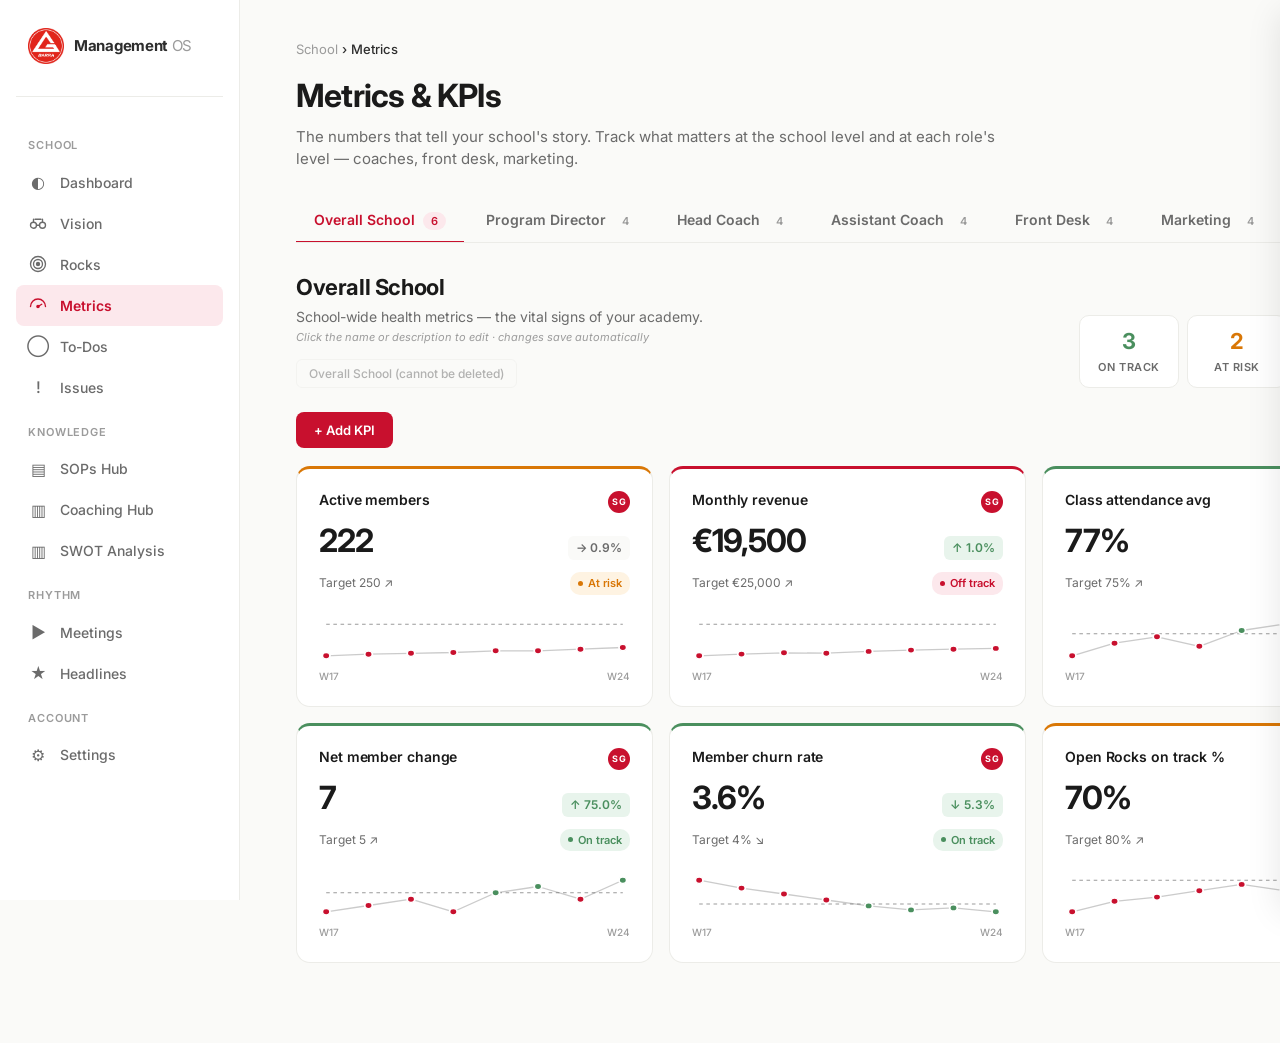
<file: metrics.html>
<!DOCTYPE html>
<html lang="en">
<head>
<meta charset="UTF-8">
<meta name="viewport" content="width=device-width, initial-scale=1.0">
<title>GB Platform — Metrics</title>
<link href="https://fonts.googleapis.com/css2?family=Inter:wght@300;400;500;600;700;800&display=swap" rel="stylesheet">
<style>
  * { margin: 0; padding: 0; box-sizing: border-box; }

  :root {
    --gb-red: #C8102E;
    --gb-red-soft: #FCE8EC;
    --gb-dark: #1A1A1A;
    --text: #2D2D2D;
    --text-soft: #6B6B6B;
    --text-faint: #9B9B9B;
    --bg: #FAFAF8;
    --card: #FFFFFF;
    --border: #ECECE8;
    --accent: #D4A857;
    --green: #4A8F5E;
    --green-soft: #E8F4EC;
    --amber: #D97706;
    --amber-soft: #FEF3E2;
    --shadow-sm: 0 1px 2px rgba(0,0,0,0.04);
    --shadow-md: 0 4px 16px rgba(0,0,0,0.06);
    --shadow-lg: 0 12px 32px rgba(0,0,0,0.10);
  }

  body {
    font-family: 'Inter', -apple-system, BlinkMacSystemFont, sans-serif;
    background: var(--bg);
    color: var(--text);
    line-height: 1.5;
    -webkit-font-smoothing: antialiased;
  }

  .app { display: grid; grid-template-columns: 240px 1fr; min-height: 100vh; }

  /* === SIDEBAR === */
  .sidebar {
    background: #FFFFFF;
    border-right: 1px solid var(--border);
    padding: 28px 16px;
    position: sticky; top: 0; height: 100vh;
  }
  .logo {
    display: flex; align-items: center; gap: 10px;
    padding: 0 12px 32px; border-bottom: 1px solid var(--border); margin-bottom: 24px;
  }
  .logo-mark {
    width: 36px; height: 36px;
    display: flex; align-items: center; justify-content: center;
    flex-shrink: 0;
  }
  .logo-mark img { width: 100%; height: 100%; display: block; object-fit: contain; }
  .logo-text { font-weight: 700; font-size: 15px; letter-spacing: -0.3px; }
  .logo-text span { color: var(--text-faint); font-weight: 400; }

  .nav-section {
    font-size: 11px; text-transform: uppercase; letter-spacing: 0.08em;
    color: var(--text-faint); padding: 16px 12px 8px; font-weight: 600;
  }
  .nav-item {
    display: flex; align-items: center; gap: 12px;
    padding: 10px 12px; border-radius: 8px;
    color: var(--text-soft); cursor: pointer;
    font-size: 14px; font-weight: 500; transition: all 0.15s;
  }
  .nav-item:hover { background: var(--bg); color: var(--text); }
  .nav-item.active { background: var(--gb-red-soft); color: var(--gb-red); font-weight: 600; }
  .nav-item .icon { font-size: 16px; width: 20px; height: 20px; display: inline-flex; align-items: center; justify-content: center; flex-shrink: 0; }
  .nav-item .icon svg { width: 18px; height: 18px; }

  /* === MAIN === */
  .main { padding: 40px 56px 80px; max-width: 1320px; }

  .breadcrumb { font-size: 13px; color: var(--text-faint); margin-bottom: 12px; }
  .breadcrumb span { color: var(--text); font-weight: 500; }

  .page-header { margin-bottom: 28px; }
  .page-title {
    font-size: 32px; font-weight: 700; letter-spacing: -0.8px;
    color: var(--gb-dark); margin-bottom: 6px;
  }
  .page-subtitle { font-size: 15px; color: var(--text-soft); max-width: 720px; }

  /* === ROLE TABS === */
  .role-tabs-wrap {
    border-bottom: 1px solid var(--border);
    margin-bottom: 28px;
    overflow-x: auto;
  }
  .role-tabs {
    display: flex;
    gap: 4px;
    min-width: max-content;
  }
  .role-tab {
    padding: 12px 18px;
    font-size: 14px;
    font-weight: 600;
    color: var(--text-soft);
    cursor: pointer;
    background: transparent;
    border: none;
    border-bottom: 2px solid transparent;
    margin-bottom: -1px;
    font-family: inherit;
    transition: all 0.15s;
    white-space: nowrap;
  }
  .role-tab:hover { color: var(--text); }
  .role-tab.active {
    color: var(--gb-red);
    border-bottom-color: var(--gb-red);
  }
  .role-tab .count {
    margin-left: 8px;
    background: var(--bg);
    color: var(--text-faint);
    padding: 2px 8px;
    border-radius: 10px;
    font-size: 11px;
    font-weight: 600;
  }
  .role-tab.active .count { background: var(--gb-red-soft); color: var(--gb-red); }

  /* === ROLE HEADER === */
  .role-summary {
    display: flex; justify-content: space-between; align-items: flex-end;
    margin-bottom: 24px;
    gap: 24px;
    flex-wrap: wrap;
  }
  .role-info { flex: 1; min-width: 280px; }
  .role-name {
    font-size: 22px; font-weight: 700; letter-spacing: -0.4px;
    color: var(--gb-dark); margin-bottom: 4px;
  }
  .role-desc {
    font-size: 14px; color: var(--text-soft);
  }
  .role-stats {
    display: flex; gap: 8px;
  }
  .role-stat {
    background: white;
    border: 1px solid var(--border);
    border-radius: 10px;
    padding: 12px 18px;
    text-align: center;
    min-width: 100px;
  }
  .role-stat-value {
    font-size: 22px; font-weight: 700;
    color: var(--gb-dark); line-height: 1.2;
  }
  .role-stat-label {
    font-size: 11px; color: var(--text-soft);
    text-transform: uppercase; letter-spacing: 0.05em;
    font-weight: 600;
    margin-top: 4px;
  }
  .role-stat.on-track .role-stat-value { color: var(--green); }
  .role-stat.at-risk .role-stat-value { color: var(--amber); }
  .role-stat.off-track .role-stat-value { color: var(--gb-red); }

  /* === EDITABLE ROLES === */
  .role-name[contenteditable="true"],
  .role-desc[contenteditable="true"] {
    outline: none;
    border-radius: 6px;
    padding: 2px 6px;
    margin: -2px -6px;
    transition: all 0.15s;
    cursor: text;
  }
  .role-name[contenteditable="true"]:hover,
  .role-desc[contenteditable="true"]:hover {
    background: var(--bg);
    box-shadow: inset 0 0 0 1px var(--border);
  }
  .role-name[contenteditable="true"]:focus,
  .role-desc[contenteditable="true"]:focus {
    background: white;
    box-shadow: inset 0 0 0 2px var(--gb-red);
  }
  .role-name[contenteditable="true"]:empty::before,
  .role-desc[contenteditable="true"]:empty::before {
    content: attr(data-placeholder);
    color: var(--text-faint);
  }
  .role-actions {
    display: flex;
    gap: 8px;
    margin-top: 14px;
  }
  .role-action-btn {
    background: transparent;
    border: 1px solid var(--border);
    color: var(--text-soft);
    padding: 6px 12px;
    border-radius: 6px;
    font-size: 12px;
    font-weight: 500;
    cursor: pointer;
    font-family: inherit;
    transition: all 0.15s;
  }
  .role-action-btn:hover {
    background: var(--bg);
    color: var(--text);
  }
  .role-action-btn.danger:hover {
    background: var(--gb-red-soft);
    color: var(--gb-red);
    border-color: var(--gb-red);
  }
  .edit-hint {
    font-size: 11px;
    color: var(--text-faint);
    margin-top: 2px;
    font-style: italic;
  }

  /* + Add role tab */
  .role-tab.add-role {
    color: var(--text-faint);
    border: 1px dashed var(--border);
    background: transparent;
    border-bottom: 1px dashed var(--border);
    border-radius: 8px;
    margin-left: 10px;
    margin-bottom: 4px;
    padding: 10px 14px;
  }
  .role-tab.add-role:hover {
    color: var(--gb-red);
    border-color: var(--gb-red);
    border-style: solid;
  }
  .role-tab.add-role.active { background: transparent; color: var(--gb-red); border-color: var(--gb-red); }

  .add-kpi-btn {
    background: var(--gb-red);
    color: white;
    border: none;
    padding: 10px 18px;
    border-radius: 8px;
    font-size: 13px;
    font-weight: 600;
    cursor: pointer;
    font-family: inherit;
    transition: background 0.15s;
    margin-bottom: 18px;
  }
  .add-kpi-btn:hover { background: #A50D26; }

  /* === KPI GRID === */
  .kpi-grid {
    display: grid;
    grid-template-columns: repeat(auto-fill, minmax(300px, 1fr));
    gap: 16px;
  }

  .kpi-card {
    background: white;
    border: 1px solid var(--border);
    border-radius: 14px;
    padding: 22px;
    cursor: pointer;
    transition: all 0.15s;
    position: relative;
    display: flex;
    flex-direction: column;
    gap: 12px;
    min-height: 220px;
  }
  .kpi-card:hover {
    border-color: var(--text-soft);
    transform: translateY(-2px);
    box-shadow: var(--shadow-md);
  }

  .kpi-card.on-track { border-top: 3px solid var(--green); }
  .kpi-card.at-risk { border-top: 3px solid var(--amber); }
  .kpi-card.off-track { border-top: 3px solid var(--gb-red); }

  .kpi-top {
    display: flex; justify-content: space-between; align-items: flex-start;
    gap: 12px;
  }
  .kpi-name {
    font-size: 14px;
    font-weight: 600;
    color: var(--gb-dark);
    letter-spacing: -0.1px;
    line-height: 1.35;
  }
  .kpi-owner {
    display: flex; align-items: center; gap: 6px;
    font-size: 11px;
    color: var(--text-soft);
    white-space: nowrap;
  }
  .avatar {
    width: 22px; height: 22px;
    border-radius: 50%;
    color: white;
    display: flex; align-items: center; justify-content: center;
    font-size: 9px;
    font-weight: 700;
    letter-spacing: 0.5px;
    flex-shrink: 0;
  }
  .avatar.col-1 { background: #2C5282; }
  .avatar.col-2 { background: #C8102E; }
  .avatar.col-3 { background: #4A8F5E; }
  .avatar.col-4 { background: #D4A857; }
  .avatar.col-5 { background: #6B46C1; }
  .avatar.col-6 { background: #0F766E; }

  .kpi-value-row {
    display: flex; align-items: baseline; justify-content: space-between;
    gap: 8px;
  }
  .kpi-value {
    font-size: 32px;
    font-weight: 700;
    letter-spacing: -1px;
    color: var(--gb-dark);
    line-height: 1;
  }
  .kpi-value .unit {
    font-size: 16px;
    color: var(--text-faint);
    font-weight: 500;
    margin-left: 2px;
  }
  .kpi-trend {
    display: flex; align-items: center; gap: 4px;
    font-size: 12px;
    font-weight: 600;
    padding: 3px 8px;
    border-radius: 6px;
  }
  .kpi-trend.up-good { background: var(--green-soft); color: var(--green); }
  .kpi-trend.down-bad { background: var(--gb-red-soft); color: var(--gb-red); }
  .kpi-trend.up-bad { background: var(--gb-red-soft); color: var(--gb-red); }
  .kpi-trend.down-good { background: var(--green-soft); color: var(--green); }
  .kpi-trend.flat { background: var(--bg); color: var(--text-soft); }

  .kpi-target-row {
    display: flex; justify-content: space-between; align-items: center;
    font-size: 12px;
    color: var(--text-soft);
  }
  .kpi-status-pill {
    display: inline-flex; align-items: center; gap: 5px;
    padding: 3px 8px;
    border-radius: 10px;
    font-size: 11px;
    font-weight: 600;
  }
  .kpi-status-pill .dot { width: 5px; height: 5px; border-radius: 50%; }
  .kpi-status-pill.on-track { background: var(--green-soft); color: var(--green); }
  .kpi-status-pill.on-track .dot { background: var(--green); }
  .kpi-status-pill.at-risk { background: var(--amber-soft); color: var(--amber); }
  .kpi-status-pill.at-risk .dot { background: var(--amber); }
  .kpi-status-pill.off-track { background: var(--gb-red-soft); color: var(--gb-red); }
  .kpi-status-pill.off-track .dot { background: var(--gb-red); }

  .sparkline-wrap {
    margin-top: auto;
    padding-top: 8px;
  }
  .sparkline {
    width: 100%;
    height: 50px;
    display: block;
  }
  .sparkline-label {
    display: flex; justify-content: space-between;
    font-size: 10px;
    color: var(--text-faint);
    margin-top: 4px;
    font-weight: 500;
  }

  .delete-card {
    position: absolute; top: 12px; right: 12px;
    background: transparent; border: none;
    width: 24px; height: 24px; border-radius: 6px;
    cursor: pointer; color: var(--text-faint); font-size: 14px;
    opacity: 0; transition: opacity 0.15s;
  }
  .kpi-card:hover .delete-card { opacity: 1; }
  .delete-card:hover { background: var(--gb-red-soft); color: var(--gb-red); }

  .empty-state {
    text-align: center;
    padding: 60px 20px;
    background: white;
    border: 1px dashed var(--border);
    border-radius: 14px;
    color: var(--text-soft);
    grid-column: 1 / -1;
  }
  .empty-state h3 { font-size: 18px; color: var(--text); margin-bottom: 8px; font-weight: 600; }
  .empty-state p { font-size: 14px; max-width: 380px; margin: 0 auto 18px; }

  /* === DRAWER === */
  .overlay {
    position: fixed; inset: 0;
    background: rgba(0,0,0,0.4);
    opacity: 0; pointer-events: none;
    transition: opacity 0.25s; z-index: 50;
  }
  .overlay.open { opacity: 1; pointer-events: all; }

  .drawer {
    position: fixed; top: 0; right: 0;
    width: 620px; max-width: 92vw; height: 100vh;
    background: white; box-shadow: var(--shadow-lg);
    transform: translateX(100%);
    transition: transform 0.3s cubic-bezier(0.4, 0, 0.2, 1);
    z-index: 51; display: flex; flex-direction: column;
  }
  .drawer.open { transform: translateX(0); }

  .drawer-header {
    padding: 22px 32px;
    border-bottom: 1px solid var(--border);
    display: flex; align-items: center; justify-content: space-between;
  }
  .drawer-tag {
    font-size: 11px; text-transform: uppercase;
    letter-spacing: 0.1em; color: var(--text-faint); font-weight: 600;
  }
  .drawer-actions { display: flex; gap: 6px; }
  .drawer-btn {
    background: transparent; border: none;
    width: 32px; height: 32px; border-radius: 8px;
    cursor: pointer; font-size: 16px; color: var(--text-soft);
    display: flex; align-items: center; justify-content: center;
  }
  .drawer-btn:hover { background: var(--bg); }
  .drawer-btn.danger:hover { background: var(--gb-red-soft); color: var(--gb-red); }

  .drawer-body { padding: 28px 32px; overflow-y: auto; flex: 1; }

  .drawer-title {
    font-size: 22px; font-weight: 700; letter-spacing: -0.4px;
    color: var(--gb-dark); margin-bottom: 18px;
    outline: none; border-radius: 6px;
    padding: 4px 8px; margin-left: -8px; margin-right: -8px;
    transition: all 0.15s; cursor: text;
  }
  .drawer-title[contenteditable="true"]:hover {
    background: var(--bg);
    box-shadow: inset 0 0 0 1px var(--border);
  }
  .drawer-title[contenteditable="true"]:focus {
    background: white;
    box-shadow: inset 0 0 0 2px var(--gb-red);
  }

  .form-grid {
    display: grid; grid-template-columns: 1fr 1fr; gap: 14px 16px;
    margin-bottom: 24px;
  }
  .form-field { display: flex; flex-direction: column; gap: 6px; }
  .form-field.full { grid-column: 1 / -1; }
  .field-label {
    font-size: 11px; text-transform: uppercase;
    letter-spacing: 0.08em; color: var(--text-faint); font-weight: 600;
  }
  .field-input {
    font-size: 13px; color: var(--text); font-weight: 500;
    padding: 8px 12px;
    background: var(--bg);
    border: 1px solid var(--border);
    border-radius: 8px;
    font-family: inherit;
    outline: none;
    transition: all 0.15s;
  }
  .field-input:hover { border-color: var(--text-soft); }
  .field-input:focus {
    background: white;
    border-color: var(--gb-red);
    box-shadow: 0 0 0 3px var(--gb-red-soft);
  }
  select.field-input { cursor: pointer; }

  .drawer-section { margin-bottom: 26px; }
  .drawer-section-header {
    display: flex; justify-content: space-between; align-items: center;
    margin-bottom: 12px;
  }
  .drawer-section-title {
    font-size: 11px; text-transform: uppercase;
    letter-spacing: 0.1em; color: var(--text-faint); font-weight: 600;
  }
  .add-btn {
    background: transparent; border: 1px dashed var(--border);
    color: var(--text-soft); padding: 4px 10px; border-radius: 6px;
    font-size: 12px; font-weight: 500; cursor: pointer; font-family: inherit;
  }
  .add-btn:hover { color: var(--gb-red); border-color: var(--gb-red); }

  /* === BIG CHART === */
  .chart-wrap {
    background: var(--bg);
    border-radius: 10px;
    padding: 18px 14px 8px;
    margin-bottom: 14px;
  }
  .big-chart { width: 100%; height: 160px; display: block; }

  /* === HISTORY TABLE === */
  .history-table { display: flex; flex-direction: column; gap: 4px; }
  .history-row {
    display: grid;
    grid-template-columns: 80px 1fr 40px;
    gap: 12px;
    align-items: center;
    padding: 10px 12px;
    background: var(--bg);
    border-radius: 8px;
    font-size: 13px;
  }
  .history-row.header {
    background: transparent;
    padding: 6px 12px;
    font-size: 10px;
    font-weight: 700;
    text-transform: uppercase;
    color: var(--text-faint);
    letter-spacing: 0.06em;
  }
  .history-week { font-weight: 600; color: var(--text); }
  .history-value {
    background: white;
    border: 1px solid var(--border);
    border-radius: 6px;
    padding: 5px 10px;
    font-size: 13px;
    font-family: inherit;
    outline: none;
    width: 100%;
  }
  .history-value:focus {
    border-color: var(--gb-red);
    box-shadow: 0 0 0 3px var(--gb-red-soft);
  }
  .delete-row {
    background: transparent; border: none;
    width: 22px; height: 22px; border-radius: 4px;
    cursor: pointer; color: var(--text-faint); font-size: 12px;
    opacity: 0; transition: opacity 0.15s;
    justify-self: end;
  }
  .history-row:hover .delete-row { opacity: 1; }
  .delete-row:hover { background: var(--gb-red-soft); color: var(--gb-red); }

  .save-indicator {
    position: fixed; bottom: 24px; right: 24px;
    background: var(--gb-dark); color: white;
    padding: 10px 16px; border-radius: 8px;
    font-size: 13px; font-weight: 500;
    opacity: 0; transform: translateY(10px);
    transition: all 0.3s; z-index: 100;
    box-shadow: var(--shadow-lg);
  }
  .save-indicator.show { opacity: 1; transform: translateY(0); }

  /* === CHART TOOLTIP === */
  .chart-tooltip {
    position: fixed;
    background: var(--gb-dark);
    color: white;
    padding: 9px 13px;
    border-radius: 8px;
    font-size: 12px;
    pointer-events: none;
    opacity: 0;
    transform: translateY(4px);
    transition: opacity 0.12s ease, transform 0.12s ease;
    z-index: 200;
    box-shadow: 0 6px 18px rgba(0,0,0,0.18);
    white-space: nowrap;
    min-width: 110px;
  }
  .chart-tooltip.show { opacity: 1; transform: translateY(0); }
  .chart-tooltip .tip-week {
    font-size: 10px;
    color: rgba(255,255,255,0.55);
    font-weight: 600;
    text-transform: uppercase;
    letter-spacing: 0.06em;
    margin-bottom: 3px;
  }
  .chart-tooltip .tip-value {
    font-size: 16px;
    font-weight: 700;
    letter-spacing: -0.3px;
  }
  .chart-tooltip .tip-target {
    font-size: 10px;
    color: rgba(255,255,255,0.55);
    margin-top: 4px;
    display: flex;
    align-items: center;
    gap: 4px;
  }
  .chart-tooltip .tip-badge {
    display: inline-flex;
    align-items: center;
    gap: 3px;
    font-weight: 700;
    font-size: 10px;
    padding: 1px 5px;
    border-radius: 4px;
    margin-left: 4px;
  }
  .chart-tooltip .tip-badge.hit { background: rgba(74,143,94,0.22); color: #6EE7A6; }
  .chart-tooltip .tip-badge.miss { background: rgba(200,16,46,0.22); color: #FCA5A5; }

  /* Make SVG dots/bars hoverable */
  .sparkline [data-tip-w], .big-chart [data-tip-w] {
    cursor: pointer;
    transition: transform 0.1s;
    transform-origin: center;
    transform-box: fill-box;
  }
  .sparkline [data-tip-w]:hover, .big-chart [data-tip-w]:hover {
    transform: scale(1.15);
  }
</style>
<link rel="stylesheet" href="responsive.css">
<script src="responsive.js" defer></script>
</head>
<body>

<div class="app">

  <!-- SIDEBAR -->
  <aside class="sidebar">
    <div class="logo">
      <div class="logo-mark"><img src="gracie-barra-logo.png.png" alt="Gracie Barra"></div>
      <div class="logo-text">Management <span>OS</span></div>
    </div>

    <div class="nav-section">School</div>
    <div class="nav-item" onclick="location.href='dashboard.html'"><span class="icon">◐</span> Dashboard</div>
    <div class="nav-item" onclick="location.href='vision.html'"><span class="icon"><svg viewBox="0 0 24 24" fill="none" stroke="currentColor" stroke-width="1.8" stroke-linecap="round" stroke-linejoin="round"><circle cx="6" cy="15" r="4"/><circle cx="18" cy="15" r="4"/><path d="M6 11V7m12 4V7M8 7h8"/><path d="M10 15h4"/></svg></span> Vision</div>
    <div class="nav-item" onclick="location.href='rocks.html'"><span class="icon"><svg viewBox="0 0 24 24" fill="none" stroke="currentColor" stroke-width="1.8" stroke-linecap="round" stroke-linejoin="round"><circle cx="12" cy="12" r="10"/><circle cx="12" cy="12" r="6"/><circle cx="12" cy="12" r="2" fill="currentColor"/></svg></span> Rocks</div>
    <div class="nav-item active"><span class="icon"><svg viewBox="0 0 24 24" fill="none" stroke="currentColor" stroke-width="1.8" stroke-linecap="round" stroke-linejoin="round"><path d="M2 14a10 10 0 0 1 20 0"/><path d="M12 14l5-3"/><circle cx="12" cy="14" r="1.5" fill="currentColor"/></svg></span> Metrics</div>
    <div class="nav-item" onclick="location.href='todos.html'"><span class="icon">◯</span> To-Dos</div>
    <div class="nav-item" onclick="location.href='issues.html'"><span class="icon">!</span> Issues</div>

    <div class="nav-section">Knowledge</div>
    <div class="nav-item" onclick="location.href='sops.html'"><span class="icon">▤</span> SOPs Hub</div>
    <div class="nav-item" onclick="location.href='coaching-hub.html'"><span class="icon">▥</span> Coaching Hub</div>
    <div class="nav-item" onclick="location.href='swot.html'"><span class="icon">▥</span> SWOT Analysis</div>

    <div class="nav-section">Rhythm</div>
    <div class="nav-item" onclick="location.href='meetings.html'"><span class="icon">▶</span> Meetings</div>
    <div class="nav-item"><span class="icon">★</span> Headlines</div>

    <div class="nav-section">Account</div>
    <div class="nav-item" onclick="location.href=&#39;settings.html&#39;"><span class="icon">⚙</span> Settings</div>
  </aside>

  <!-- MAIN -->
  <main class="main">
    <div class="breadcrumb">School <span>›</span> <span>Metrics</span></div>

    <div class="page-header">
      <h1 class="page-title">Metrics & KPIs</h1>
      <p class="page-subtitle">The numbers that tell your school's story. Track what matters at the school level and at each role's level — coaches, front desk, marketing.</p>
    </div>

    <div class="role-tabs-wrap">
      <div class="role-tabs" id="roleTabs"></div>
    </div>

    <div class="role-summary" id="roleSummary"></div>

    <button class="add-kpi-btn" onclick="addKpi()">+ Add KPI</button>

    <div class="kpi-grid" id="kpiGrid"></div>
  </main>
</div>

<!-- DRAWER -->
<div class="overlay" id="overlay" onclick="closeDrawer()"></div>
<aside class="drawer" id="drawer">
  <div class="drawer-header">
    <div class="drawer-tag" id="drawerTag">KPI</div>
    <div class="drawer-actions">
      <button class="drawer-btn danger" id="drawerDelete" title="Delete">🗑</button>
      <button class="drawer-btn" onclick="closeDrawer()" title="Close">✕</button>
    </div>
  </div>
  <div class="drawer-body" id="drawerBody"></div>
</aside>

<div class="save-indicator" id="saveIndicator">✓ Saved</div>
<div class="chart-tooltip" id="chartTooltip"></div>

<script>
  // === DEFAULT DATA ===
  const WEEKS = ['W17','W18','W19','W20','W21','W22','W23','W24'];

  const DEFAULT_DATA = {
    roles: [
      { id: 'overall', name: 'Overall School', desc: 'School-wide health metrics — the vital signs of your academy.' },
      { id: 'program-director', name: 'Program Director', desc: 'Strategic oversight, growth, and team leadership.' },
      { id: 'head-coach', name: 'Head Coach', desc: 'Mat quality, student development, and class delivery.' },
      { id: 'assistant-coach', name: 'Assistant Coach', desc: 'Support on the mat — class execution and student touchpoints.' },
      { id: 'front-desk', name: 'Front Desk', desc: 'First impressions, member service, and Proshop performance.' },
      { id: 'marketing', name: 'Marketing', desc: 'Lead generation, content, and brand reach.' }
    ],
    kpis: [
      // OVERALL
      { id: 'k1', role: 'overall', name: 'Active members', owner: 'Sebastien G.', ownerColor: 2, unit: '', target: 250, direction: 'above', values: [{w:'W17',v:212},{w:'W18',v:214},{w:'W19',v:215},{w:'W20',v:216},{w:'W21',v:218},{w:'W22',v:218},{w:'W23',v:220},{w:'W24',v:222}] },
      { id: 'k2', role: 'overall', name: 'Monthly revenue', owner: 'Sebastien G.', ownerColor: 2, unit: '€', target: 25000, direction: 'above', values: [{w:'W17',v:17800},{w:'W18',v:18200},{w:'W19',v:18500},{w:'W20',v:18400},{w:'W21',v:18800},{w:'W22',v:19100},{w:'W23',v:19300},{w:'W24',v:19500}] },
      { id: 'k3', role: 'overall', name: 'Class attendance avg', owner: 'Coach Marco', ownerColor: 1, unit: '%', target: 75, direction: 'above', values: [{w:'W17',v:68},{w:'W18',v:72},{w:'W19',v:74},{w:'W20',v:71},{w:'W21',v:76},{w:'W22',v:78},{w:'W23',v:75},{w:'W24',v:77}] },
      { id: 'k4', role: 'overall', name: 'Net member change', owner: 'Sebastien G.', ownerColor: 2, unit: '', target: 5, direction: 'above', values: [{w:'W17',v:2},{w:'W18',v:3},{w:'W19',v:4},{w:'W20',v:2},{w:'W21',v:5},{w:'W22',v:6},{w:'W23',v:4},{w:'W24',v:7}] },
      { id: 'k5', role: 'overall', name: 'Member churn rate', owner: 'Sebastien G.', ownerColor: 2, unit: '%', target: 4, direction: 'below', values: [{w:'W17',v:5.2},{w:'W18',v:4.8},{w:'W19',v:4.5},{w:'W20',v:4.2},{w:'W21',v:3.9},{w:'W22',v:3.7},{w:'W23',v:3.8},{w:'W24',v:3.6}] },
      { id: 'k6', role: 'overall', name: 'Open Rocks on track %', owner: 'Sebastien G.', ownerColor: 2, unit: '%', target: 80, direction: 'above', values: [{w:'W17',v:65},{w:'W18',v:70},{w:'W19',v:72},{w:'W20',v:75},{w:'W21',v:78},{w:'W22',v:75},{w:'W23',v:72},{w:'W24',v:70}] },

      // PROGRAM DIRECTOR
      { id: 'k10', role: 'program-director', name: 'Black belt promotions YTD', owner: 'Sebastien G.', ownerColor: 2, unit: '', target: 2, direction: 'above', values: [{w:'W17',v:0},{w:'W18',v:0},{w:'W19',v:1},{w:'W20',v:1},{w:'W21',v:1},{w:'W22',v:1},{w:'W23',v:1},{w:'W24',v:1}] },
      { id: 'k11', role: 'program-director', name: 'Team meetings completed', owner: 'Sebastien G.', ownerColor: 2, unit: '/wk', target: 1, direction: 'above', values: [{w:'W17',v:1},{w:'W18',v:1},{w:'W19',v:0},{w:'W20',v:1},{w:'W21',v:1},{w:'W22',v:1},{w:'W23',v:1},{w:'W24',v:1}] },
      { id: 'k12', role: 'program-director', name: 'SOPs documented', owner: 'Sebastien G.', ownerColor: 2, unit: '', target: 30, direction: 'above', values: [{w:'W17',v:14},{w:'W18',v:15},{w:'W19',v:17},{w:'W20',v:18},{w:'W21',v:19},{w:'W22',v:20},{w:'W23',v:21},{w:'W24',v:21}] },
      { id: 'k13', role: 'program-director', name: '1:1 conversations with team', owner: 'Sebastien G.', ownerColor: 2, unit: '/wk', target: 3, direction: 'above', values: [{w:'W17',v:2},{w:'W18',v:3},{w:'W19',v:3},{w:'W20',v:2},{w:'W21',v:4},{w:'W22',v:3},{w:'W23',v:3},{w:'W24',v:3}] },

      // HEAD COACH
      { id: 'k20', role: 'head-coach', name: 'Adult class attendance avg', owner: 'Coach Marco', ownerColor: 1, unit: '%', target: 70, direction: 'above', values: [{w:'W17',v:62},{w:'W18',v:68},{w:'W19',v:72},{w:'W20',v:70},{w:'W21',v:74},{w:'W22',v:76},{w:'W23',v:72},{w:'W24',v:74}] },
      { id: 'k21', role: 'head-coach', name: 'Stripe gradings completed', owner: 'Coach Marco', ownerColor: 1, unit: '/mo', target: 8, direction: 'above', values: [{w:'W17',v:6},{w:'W18',v:7},{w:'W19',v:5},{w:'W20',v:7},{w:'W21',v:9},{w:'W22',v:8},{w:'W23',v:6},{w:'W24',v:7}] },
      { id: 'k22', role: 'head-coach', name: 'Student progress reviews', owner: 'Coach Marco', ownerColor: 1, unit: '/wk', target: 5, direction: 'above', values: [{w:'W17',v:3},{w:'W18',v:4},{w:'W19',v:5},{w:'W20',v:5},{w:'W21',v:6},{w:'W22',v:4},{w:'W23',v:5},{w:'W24',v:5}] },
      { id: 'k23', role: 'head-coach', name: 'Injury reports', owner: 'Coach Marco', ownerColor: 1, unit: '/mo', target: 2, direction: 'below', values: [{w:'W17',v:3},{w:'W18',v:2},{w:'W19',v:1},{w:'W20',v:2},{w:'W21',v:1},{w:'W22',v:2},{w:'W23',v:0},{w:'W24',v:1}] },

      // ASSISTANT COACH
      { id: 'k30', role: 'assistant-coach', name: 'Classes coached', owner: 'Coach Julien', ownerColor: 4, unit: '/wk', target: 10, direction: 'above', values: [{w:'W17',v:8},{w:'W18',v:9},{w:'W19',v:10},{w:'W20',v:10},{w:'W21',v:11},{w:'W22',v:10},{w:'W23',v:10},{w:'W24',v:11}] },
      { id: 'k31', role: 'assistant-coach', name: 'New student greetings', owner: 'Coach Julien', ownerColor: 4, unit: '/wk', target: 8, direction: 'above', values: [{w:'W17',v:5},{w:'W18',v:6},{w:'W19',v:7},{w:'W20',v:6},{w:'W21',v:9},{w:'W22',v:8},{w:'W23',v:7},{w:'W24',v:8}] },
      { id: 'k32', role: 'assistant-coach', name: 'Mat hygiene checks', owner: 'Coach Julien', ownerColor: 4, unit: '/wk', target: 5, direction: 'above', values: [{w:'W17',v:5},{w:'W18',v:5},{w:'W19',v:4},{w:'W20',v:5},{w:'W21',v:5},{w:'W22',v:5},{w:'W23',v:5},{w:'W24',v:5}] },
      { id: 'k33', role: 'assistant-coach', name: 'Kids class energy score', owner: 'Coach Julien', ownerColor: 4, unit: '/10', target: 8, direction: 'above', values: [{w:'W17',v:7.2},{w:'W18',v:7.5},{w:'W19',v:7.8},{w:'W20',v:7.6},{w:'W21',v:8.1},{w:'W22',v:8.3},{w:'W23',v:8.0},{w:'W24',v:8.2}] },

      // FRONT DESK
      { id: 'k40', role: 'front-desk', name: 'New trial sign-ups', owner: 'Maria L.', ownerColor: 3, unit: '/wk', target: 8, direction: 'above', values: [{w:'W17',v:5},{w:'W18',v:7},{w:'W19',v:8},{w:'W20',v:6},{w:'W21',v:9},{w:'W22',v:10},{w:'W23',v:8},{w:'W24',v:9}] },
      { id: 'k41', role: 'front-desk', name: 'Trial → paying conversion', owner: 'Maria L.', ownerColor: 3, unit: '%', target: 70, direction: 'above', values: [{w:'W17',v:58},{w:'W18',v:60},{w:'W19',v:62},{w:'W20',v:65},{w:'W21',v:63},{w:'W22',v:67},{w:'W23',v:68},{w:'W24',v:65}] },
      { id: 'k42', role: 'front-desk', name: 'Proshop weekly sales', owner: 'Maria L.', ownerColor: 3, unit: '€', target: 600, direction: 'above', values: [{w:'W17',v:420},{w:'W18',v:510},{w:'W19',v:480},{w:'W20',v:550},{w:'W21',v:620},{w:'W22',v:580},{w:'W23',v:650},{w:'W24',v:610}] },
      { id: 'k43', role: 'front-desk', name: 'Member check-ins logged', owner: 'Maria L.', ownerColor: 3, unit: '/wk', target: 450, direction: 'above', values: [{w:'W17',v:380},{w:'W18',v:420},{w:'W19',v:450},{w:'W20',v:430},{w:'W21',v:470},{w:'W22',v:480},{w:'W23',v:460},{w:'W24',v:475}] },

      // MARKETING
      { id: 'k50', role: 'marketing', name: 'Social posts published', owner: 'Maria L.', ownerColor: 3, unit: '/wk', target: 5, direction: 'above', values: [{w:'W17',v:3},{w:'W18',v:4},{w:'W19',v:5},{w:'W20',v:4},{w:'W21',v:6},{w:'W22',v:5},{w:'W23',v:5},{w:'W24',v:6}] },
      { id: 'k51', role: 'marketing', name: 'New leads generated', owner: 'Maria L.', ownerColor: 3, unit: '/wk', target: 15, direction: 'above', values: [{w:'W17',v:10},{w:'W18',v:12},{w:'W19',v:14},{w:'W20',v:11},{w:'W21',v:16},{w:'W22',v:17},{w:'W23',v:14},{w:'W24',v:15}] },
      { id: 'k52', role: 'marketing', name: 'Instagram followers', owner: 'Maria L.', ownerColor: 3, unit: '', target: 3500, direction: 'above', values: [{w:'W17',v:3180},{w:'W18',v:3220},{w:'W19',v:3265},{w:'W20',v:3290},{w:'W21',v:3340},{w:'W22',v:3380},{w:'W23',v:3410},{w:'W24',v:3450}] },
      { id: 'k53', role: 'marketing', name: 'Email open rate', owner: 'Maria L.', ownerColor: 3, unit: '%', target: 35, direction: 'above', values: [{w:'W17',v:28},{w:'W18',v:30},{w:'W19',v:32},{w:'W20',v:31},{w:'W21',v:33},{w:'W22',v:35},{w:'W23',v:34},{w:'W24',v:36}] }
    ]
  };

  const STORAGE_KEY = "gb_metrics_data_v1";
  let data = loadData();
  let activeRole = 'overall';
  let currentEdit = null;

  function loadData() {
    try {
      const raw = localStorage.getItem(STORAGE_KEY);
      if (raw) return JSON.parse(raw);
    } catch (e) {}
    return JSON.parse(JSON.stringify(DEFAULT_DATA));
  }

  function saveData() {
    localStorage.setItem(STORAGE_KEY, JSON.stringify(data));
    showSaved();
  }

  function showSaved() {
    const el = document.getElementById('saveIndicator');
    el.classList.add('show');
    clearTimeout(showSaved._t);
    showSaved._t = setTimeout(() => el.classList.remove('show'), 1500);
  }

  function escapeHtml(s) {
    return String(s ?? '').replace(/[&<>"']/g, c => ({ '&':'&amp;','<':'&lt;','>':'&gt;','"':'&quot;',"'":'&#39;' }[c]));
  }

  function initialsOf(name) {
    return name.split(/\s+/).map(w => w[0]).join('').slice(0,2).toUpperCase();
  }

  function formatValue(v, unit) {
    if (unit === '€') return '€' + Number(v).toLocaleString();
    if (unit === '%') return v + '%';
    if (unit === '') return Number(v).toLocaleString();
    return v + ' ' + unit;
  }

  function getStatus(kpi) {
    const latest = kpi.values[kpi.values.length - 1]?.v;
    if (latest === undefined || latest === null) return 'off-track';
    if (kpi.direction === 'above') {
      if (latest >= kpi.target) return 'on-track';
      if (latest >= kpi.target * 0.85) return 'at-risk';
      return 'off-track';
    } else {
      if (latest <= kpi.target) return 'on-track';
      if (latest <= kpi.target * 1.15) return 'at-risk';
      return 'off-track';
    }
  }

  function getTrend(kpi) {
    const v = kpi.values;
    if (v.length < 2) return { pct: 0, direction: 'flat' };
    const last = v[v.length - 1].v;
    const prev = v[v.length - 2].v;
    if (prev === 0) return { pct: 0, direction: 'flat' };
    const pct = ((last - prev) / Math.abs(prev)) * 100;
    let direction = 'flat';
    if (pct > 1) direction = 'up';
    else if (pct < -1) direction = 'down';
    return { pct: Math.abs(pct).toFixed(1), direction, raw: pct };
  }

  function trendClass(kpi) {
    const t = getTrend(kpi);
    if (t.direction === 'flat') return 'flat';
    const goingUp = t.direction === 'up';
    const aboveGood = kpi.direction === 'above';
    const isGood = (goingUp && aboveGood) || (!goingUp && !aboveGood);
    if (isGood) return goingUp ? 'up-good' : 'down-good';
    return goingUp ? 'up-bad' : 'down-bad';
  }

  function getKpisForRole(roleId) {
    return data.kpis.filter(k => k.role === roleId);
  }

  function getValueColor(kpi, val) {
    if (val === undefined || val === null) return '#9B9B9B';
    if (kpi.direction === 'above') {
      return val >= kpi.target ? '#4A8F5E' : '#C8102E';
    } else {
      return val <= kpi.target ? '#4A8F5E' : '#C8102E';
    }
  }

  function renderSparkline(kpi, big = false) {
    const chartType = kpi.chartType || 'line';
    const w = big ? 560 : 260;
    const h = big ? 160 : 50;
    const padding = big ? 30 : 6;
    const values = kpi.values.map(v => v.v);
    if (values.length === 0) return '';

    // Include target so it's always visible in the chart
    const min = Math.min(...values, kpi.target);
    const max = Math.max(...values, kpi.target);
    const padRange = (max - min) * 0.1 || 1;
    const yMin = min - padRange;
    const yMax = max + padRange;
    const yRange = yMax - yMin || 1;

    const targetY = padding + (1 - (kpi.target - yMin) / yRange) * (h - padding * 2);

    if (chartType === 'bar') {
      return renderBarChart(kpi, w, h, padding, values, yMin, yRange, targetY, big);
    }
    return renderLineChart(kpi, w, h, padding, values, yMin, yRange, targetY, big);
  }

  function renderLineChart(kpi, w, h, padding, values, yMin, yRange, targetY, big) {
    const stepX = (w - padding * 2) / Math.max(values.length - 1, 1);
    const points = values.map((v, i) => {
      const x = padding + i * stepX;
      const y = padding + (1 - (v - yMin) / yRange) * (h - padding * 2);
      return [x, y];
    });

    const linePath = points.map((p, i) => (i === 0 ? 'M' : 'L') + p[0].toFixed(1) + ',' + p[1].toFixed(1)).join(' ');

    let svg = `<svg class="${big ? 'big-chart' : 'sparkline'}" viewBox="0 0 ${w} ${h}" preserveAspectRatio="none">`;

    // Target line
    svg += `<line x1="${padding}" y1="${targetY.toFixed(1)}" x2="${w-padding}" y2="${targetY.toFixed(1)}" stroke="#9B9B9B" stroke-width="1" stroke-dasharray="3,3"/>`;
    if (big) {
      svg += `<text x="${w-padding-2}" y="${(targetY-4).toFixed(1)}" text-anchor="end" font-size="10" fill="#9B9B9B" font-weight="600">Target: ${formatValue(kpi.target, kpi.unit)}</text>`;
    }

    // Connecting line — neutral gray, lighter weight so dots stand out
    svg += `<path d="${linePath}" fill="none" stroke="#6B6B6B" stroke-width="${big ? 1.5 : 1.3}" stroke-linecap="round" stroke-linejoin="round" opacity="0.35"/>`;

    // Dots — each colored by its own target hit
    points.forEach((p, i) => {
      const r = big ? 4.5 : 3.2;
      const color = getValueColor(kpi, values[i]);
      const week = kpi.values[i].w;
      svg += `<circle cx="${p[0].toFixed(1)}" cy="${p[1].toFixed(1)}" r="${r}" fill="${color}" stroke="white" stroke-width="${big ? 2 : 1.5}" data-tip-w="${escapeHtml(week)}" data-tip-v="${values[i]}" data-tip-target="${kpi.target}" data-tip-unit="${escapeHtml(kpi.unit)}" data-tip-direction="${kpi.direction}"/>`;
    });

    if (big) {
      kpi.values.forEach((vv, i) => {
        const x = padding + i * stepX;
        svg += `<text x="${x.toFixed(1)}" y="${h - 6}" text-anchor="middle" font-size="10" fill="#9B9B9B">${vv.w}</text>`;
        const color = getValueColor(kpi, values[i]);
        svg += `<text x="${x.toFixed(1)}" y="${(points[i][1] - 11).toFixed(1)}" text-anchor="middle" font-size="10" fill="${color}" font-weight="700">${vv.v}</text>`;
      });
    }

    svg += `</svg>`;
    return svg;
  }

  function renderBarChart(kpi, w, h, padding, values, yMin, yRange, targetY, big) {
    const baseline = yMin < 0 ? 0 : yMin;
    const baselineY = padding + (1 - (baseline - yMin) / yRange) * (h - padding * 2);

    const barCount = values.length;
    const barGap = big ? 8 : 3;
    const totalGapWidth = barGap * (barCount - 1);
    const barWidth = ((w - padding * 2) - totalGapWidth) / barCount;
    const radius = Math.min(barWidth / 4, big ? 3 : 1.5);

    let svg = `<svg class="${big ? 'big-chart' : 'sparkline'}" viewBox="0 0 ${w} ${h}" preserveAspectRatio="none">`;

    // Bars — each colored by target hit
    values.forEach((v, i) => {
      const x = padding + i * (barWidth + barGap);
      const y = padding + (1 - (v - yMin) / yRange) * (h - padding * 2);
      const barHeight = Math.max(2, Math.abs(baselineY - y));
      const barY = Math.min(y, baselineY);
      const color = getValueColor(kpi, v);
      const week = kpi.values[i].w;
      svg += `<rect x="${x.toFixed(1)}" y="${barY.toFixed(1)}" width="${barWidth.toFixed(1)}" height="${barHeight.toFixed(1)}" rx="${radius}" fill="${color}" data-tip-w="${escapeHtml(week)}" data-tip-v="${v}" data-tip-target="${kpi.target}" data-tip-unit="${escapeHtml(kpi.unit)}" data-tip-direction="${kpi.direction}"/>`;
    });

    // Target line on top
    svg += `<line x1="${padding}" y1="${targetY.toFixed(1)}" x2="${w-padding}" y2="${targetY.toFixed(1)}" stroke="#1A1A1A" stroke-width="1.2" stroke-dasharray="4,3"/>`;
    if (big) {
      svg += `<text x="${w-padding-2}" y="${(targetY-4).toFixed(1)}" text-anchor="end" font-size="10" fill="#1A1A1A" font-weight="600">Target: ${formatValue(kpi.target, kpi.unit)}</text>`;
    }

    if (big) {
      kpi.values.forEach((vv, i) => {
        const x = padding + i * (barWidth + barGap) + barWidth / 2;
        svg += `<text x="${x.toFixed(1)}" y="${h - 6}" text-anchor="middle" font-size="10" fill="#9B9B9B">${vv.w}</text>`;
        const y = padding + (1 - (values[i] - yMin) / yRange) * (h - padding * 2);
        svg += `<text x="${x.toFixed(1)}" y="${(y - 6).toFixed(1)}" text-anchor="middle" font-size="10" fill="#1A1A1A" font-weight="700">${vv.v}</text>`;
      });
    }

    svg += `</svg>`;
    return svg;
  }

  // === RENDER ===
  function renderRoleTabs() {
    const tabs = document.getElementById('roleTabs');
    tabs.innerHTML = data.roles.map(r => {
      const count = getKpisForRole(r.id).length;
      return `<button class="role-tab ${activeRole === r.id ? 'active' : ''}" onclick="switchRole('${r.id}')">${escapeHtml(r.name)}<span class="count">${count}</span></button>`;
    }).join('') + `<button class="role-tab add-role" onclick="addRole()" title="Add a new role / category">+ New role</button>`;
  }

  function switchRole(id) {
    activeRole = id;
    renderAll();
  }

  function renderRoleSummary() {
    const role = data.roles.find(r => r.id === activeRole);
    if (!role) return;
    const kpis = getKpisForRole(activeRole);
    const onTrack = kpis.filter(k => getStatus(k) === 'on-track').length;
    const atRisk = kpis.filter(k => getStatus(k) === 'at-risk').length;
    const offTrack = kpis.filter(k => getStatus(k) === 'off-track').length;
    const canDelete = role.id !== 'overall';

    document.getElementById('roleSummary').innerHTML = `
      <div class="role-info">
        <div class="role-name" contenteditable="true" data-role-field="name" data-placeholder="Role name...">${escapeHtml(role.name)}</div>
        <div class="role-desc" contenteditable="true" data-role-field="desc" data-placeholder="Describe what this role tracks...">${escapeHtml(role.desc)}</div>
        <div class="edit-hint">Click the name or description to edit · changes save automatically</div>
        <div class="role-actions">
          ${canDelete ? `<button class="role-action-btn danger" onclick="deleteRole('${role.id}')">🗑 Delete role</button>` : '<button class="role-action-btn" disabled style="opacity:0.5; cursor:not-allowed;">Overall School (cannot be deleted)</button>'}
        </div>
      </div>
      <div class="role-stats">
        <div class="role-stat on-track">
          <div class="role-stat-value">${onTrack}</div>
          <div class="role-stat-label">On Track</div>
        </div>
        <div class="role-stat at-risk">
          <div class="role-stat-value">${atRisk}</div>
          <div class="role-stat-label">At Risk</div>
        </div>
        <div class="role-stat off-track">
          <div class="role-stat-value">${offTrack}</div>
          <div class="role-stat-label">Off Track</div>
        </div>
      </div>
    `;

    // Wire up editing
    document.querySelectorAll('[data-role-field]').forEach(el => {
      el.addEventListener('blur', handleRoleFieldEdit);
      el.addEventListener('keydown', e => {
        if (e.key === 'Enter' && !e.shiftKey) {
          e.preventDefault();
          el.blur();
        }
      });
    });
  }

  function handleRoleFieldEdit(e) {
    const el = e.target;
    const field = el.dataset.roleField;
    if (!field) return;
    const role = data.roles.find(r => r.id === activeRole);
    if (!role) return;
    role[field] = el.textContent.trim();
    saveData();
    renderRoleTabs(); // refresh tab labels in case name changed
  }

  window.addRole = function() {
    const id = 'role-' + Date.now();
    data.roles.push({
      id,
      name: 'New Role',
      desc: 'Describe what this role tracks — click to edit.'
    });
    activeRole = id;
    saveData();
    renderAll();
  };

  window.deleteRole = function(id) {
    if (id === 'overall') return;
    const role = data.roles.find(r => r.id === id);
    if (!role) return;
    const kpisInRole = data.kpis.filter(k => k.role === id);

    let msg = `Delete role "${role.name}"?`;
    if (kpisInRole.length > 0) {
      msg = `Role "${role.name}" has ${kpisInRole.length} KPI${kpisInRole.length === 1 ? '' : 's'}.\n\nClick OK to delete the role and move its KPIs to Overall School.\nClick Cancel to keep things as they are.`;
    }
    if (!confirm(msg)) return;

    if (kpisInRole.length > 0) {
      data.kpis.forEach(k => { if (k.role === id) k.role = 'overall'; });
    }
    data.roles = data.roles.filter(r => r.id !== id);
    activeRole = 'overall';
    saveData();
    renderAll();
  };

  function renderKpis() {
    const grid = document.getElementById('kpiGrid');
    const kpis = getKpisForRole(activeRole);

    if (kpis.length === 0) {
      grid.innerHTML = `
        <div class="empty-state">
          <h3>No KPIs yet</h3>
          <p>Add the first KPI to start tracking what matters for this role.</p>
          <button class="add-kpi-btn" onclick="addKpi()">+ Add KPI</button>
        </div>
      `;
      return;
    }

    grid.innerHTML = kpis.map(k => renderKpiCard(k)).join('');
  }

  function renderKpiCard(kpi) {
    const status = getStatus(kpi);
    const statusText = status === 'on-track' ? 'On track' : status === 'at-risk' ? 'At risk' : 'Off track';
    const latest = kpi.values[kpi.values.length - 1];
    const trend = getTrend(kpi);
    const trendC = trendClass(kpi);
    const trendArrow = trend.direction === 'up' ? '↑' : trend.direction === 'down' ? '↓' : '→';
    const firstWeek = kpi.values[0]?.w || '';
    const lastWeek = latest?.w || '';

    return `
      <div class="kpi-card ${status}" onclick="openKpi('${kpi.id}')">
        <button class="delete-card" onclick="event.stopPropagation(); deleteKpi('${kpi.id}')">✕</button>
        <div class="kpi-top">
          <div class="kpi-name">${escapeHtml(kpi.name)}</div>
          <div class="kpi-owner">
            <div class="avatar col-${kpi.ownerColor || 1}">${initialsOf(kpi.owner)}</div>
          </div>
        </div>
        <div class="kpi-value-row">
          <div class="kpi-value">${formatValue(latest?.v ?? '—', kpi.unit)}</div>
          <div class="kpi-trend ${trendC}">${trendArrow} ${trend.pct}%</div>
        </div>
        <div class="kpi-target-row">
          <span>Target ${formatValue(kpi.target, kpi.unit)} ${kpi.direction === 'above' ? '↗' : '↘'}</span>
          <span class="kpi-status-pill ${status}"><span class="dot"></span>${statusText}</span>
        </div>
        <div class="sparkline-wrap">
          ${renderSparkline(kpi)}
          <div class="sparkline-label"><span>${firstWeek}</span><span>${lastWeek}</span></div>
        </div>
      </div>
    `;
  }

  function renderAll() {
    renderRoleTabs();
    renderRoleSummary();
    renderKpis();
  }

  // === DRAWER ===
  function openKpi(id) {
    const kpi = data.kpis.find(k => k.id === id);
    if (!kpi) return;
    currentEdit = id;
    renderDrawer(kpi);
    document.getElementById('overlay').classList.add('open');
    document.getElementById('drawer').classList.add('open');
  }

  function closeDrawer() {
    document.getElementById('overlay').classList.remove('open');
    document.getElementById('drawer').classList.remove('open');
    currentEdit = null;
  }

  function getCurrentKpi() { return data.kpis.find(k => k.id === currentEdit); }

  function renderDrawer(kpi) {
    const role = data.roles.find(r => r.id === kpi.role);
    document.getElementById('drawerTag').textContent = `KPI · ${role?.name || ''}`;

    const body = document.getElementById('drawerBody');
    body.innerHTML = `
      <h2 class="drawer-title" contenteditable="true" data-field="name" data-placeholder="KPI name">${escapeHtml(kpi.name)}</h2>

      <div class="form-grid">
        <div class="form-field">
          <span class="field-label">Owner</span>
          <input class="field-input" data-field="owner" value="${escapeHtml(kpi.owner)}" placeholder="Owner name">
        </div>
        <div class="form-field">
          <span class="field-label">Role</span>
          <select class="field-input" data-field="role">
            ${data.roles.map(r => `<option value="${r.id}" ${kpi.role === r.id ? 'selected' : ''}>${escapeHtml(r.name)}</option>`).join('')}
          </select>
        </div>
        <div class="form-field">
          <span class="field-label">Target</span>
          <input class="field-input" data-field="target" type="number" step="any" value="${kpi.target}">
        </div>
        <div class="form-field">
          <span class="field-label">Unit</span>
          <select class="field-input" data-field="unit">
            <option value="" ${kpi.unit===''?'selected':''}>None (number)</option>
            <option value="%" ${kpi.unit==='%'?'selected':''}>Percent (%)</option>
            <option value="€" ${kpi.unit==='€'?'selected':''}>Euro (€)</option>
            <option value="/wk" ${kpi.unit==='/wk'?'selected':''}>Per week (/wk)</option>
            <option value="/mo" ${kpi.unit==='/mo'?'selected':''}>Per month (/mo)</option>
            <option value="/10" ${kpi.unit==='/10'?'selected':''}>Out of 10 (/10)</option>
          </select>
        </div>
        <div class="form-field">
          <span class="field-label">Direction</span>
          <select class="field-input" data-field="direction">
            <option value="above" ${kpi.direction==='above'?'selected':''}>Higher is better (↗)</option>
            <option value="below" ${kpi.direction==='below'?'selected':''}>Lower is better (↘)</option>
          </select>
        </div>
        <div class="form-field">
          <span class="field-label">Chart Type</span>
          <select class="field-input" data-field="chartType">
            <option value="line" ${(kpi.chartType || 'line')==='line'?'selected':''}>Line (with dots)</option>
            <option value="bar" ${kpi.chartType==='bar'?'selected':''}>Vertical bars</option>
          </select>
        </div>
        <div class="form-field">
          <span class="field-label">Avatar Color</span>
          <select class="field-input" data-field="ownerColor">
            <option value="1" ${kpi.ownerColor==1?'selected':''}>Blue</option>
            <option value="2" ${kpi.ownerColor==2?'selected':''}>Red</option>
            <option value="3" ${kpi.ownerColor==3?'selected':''}>Green</option>
            <option value="4" ${kpi.ownerColor==4?'selected':''}>Gold</option>
            <option value="5" ${kpi.ownerColor==5?'selected':''}>Purple</option>
            <option value="6" ${kpi.ownerColor==6?'selected':''}>Teal</option>
          </select>
        </div>
      </div>

      <div class="drawer-section">
        <div class="drawer-section-header">
          <div class="drawer-section-title">Trend</div>
        </div>
        <div class="chart-wrap">
          ${renderSparkline(kpi, true)}
        </div>
      </div>

      <div class="drawer-section">
        <div class="drawer-section-header">
          <div class="drawer-section-title">Weekly values</div>
          <button class="add-btn" onclick="addWeek()">+ Add week</button>
        </div>
        <div class="history-table">
          <div class="history-row header">
            <div>Week</div>
            <div>Value</div>
            <div></div>
          </div>
          ${kpi.values.map((v, i) => `
            <div class="history-row">
              <input class="history-value" data-week-index="${i}" data-week-field="w" value="${escapeHtml(v.w)}" style="background: transparent; border: none; padding: 0; font-weight: 600;">
              <input class="history-value" data-week-index="${i}" data-week-field="v" type="number" step="any" value="${v.v}">
              <button class="delete-row" onclick="removeWeek(${i})">✕</button>
            </div>
          `).join('')}
        </div>
      </div>
    `;

    body.querySelectorAll('[contenteditable="true"]').forEach(el => {
      el.addEventListener('blur', handleContentEdit);
      el.addEventListener('keydown', e => {
        if (e.key === 'Enter') { e.preventDefault(); el.blur(); }
      });
    });

    body.querySelectorAll('.field-input').forEach(el => {
      el.addEventListener('change', handleFieldChange);
      el.addEventListener('blur', handleFieldChange);
    });

    body.querySelectorAll('.history-value').forEach(el => {
      el.addEventListener('change', handleWeekChange);
      el.addEventListener('blur', handleWeekChange);
    });

    document.getElementById('drawerDelete').onclick = () => {
      if (!confirm('Delete this KPI?')) return;
      deleteKpi(currentEdit);
      closeDrawer();
    };
  }

  function handleContentEdit(e) {
    const el = e.target;
    const kpi = getCurrentKpi();
    if (!kpi) return;
    const field = el.dataset.field;
    if (field) {
      kpi[field] = el.textContent.trim();
      saveData();
      renderAll();
    }
  }

  function handleFieldChange(e) {
    const el = e.target;
    const kpi = getCurrentKpi();
    if (!kpi) return;
    const field = el.dataset.field;
    if (!field) return;

    let val = el.value;
    if (field === 'target' || field === 'ownerColor') val = parseFloat(val) || 0;
    kpi[field] = val;

    saveData();
    renderAll();
    renderDrawer(kpi);
  }

  function handleWeekChange(e) {
    const el = e.target;
    const kpi = getCurrentKpi();
    if (!kpi) return;
    const i = parseInt(el.dataset.weekIndex);
    const f = el.dataset.weekField;
    let val = el.value;
    if (f === 'v') val = parseFloat(val) || 0;
    kpi.values[i][f] = val;
    saveData();
    renderAll();
    renderDrawer(kpi);
  }

  function addWeek() {
    const kpi = getCurrentKpi();
    if (!kpi) return;
    const last = kpi.values[kpi.values.length - 1];
    let nextWeek = 'W' + (kpi.values.length + 17);
    if (last && last.w.startsWith('W')) {
      const n = parseInt(last.w.slice(1));
      if (!isNaN(n)) nextWeek = 'W' + (n + 1);
    }
    kpi.values.push({ w: nextWeek, v: last?.v || 0 });
    saveData();
    renderAll();
    renderDrawer(kpi);
  }

  function removeWeek(i) {
    const kpi = getCurrentKpi();
    if (!kpi) return;
    kpi.values.splice(i, 1);
    saveData();
    renderAll();
    renderDrawer(kpi);
  }

  function addKpi() {
    const newId = 'k' + Date.now();
    const newKpi = {
      id: newId,
      role: activeRole,
      name: 'New KPI',
      owner: 'Sebastien G.',
      ownerColor: 2,
      unit: '',
      target: 100,
      direction: 'above',
      values: WEEKS.map(w => ({ w, v: 0 }))
    };
    data.kpis.push(newKpi);
    saveData();
    renderAll();
    openKpi(newId);
  }

  function deleteKpi(id) {
    if (!confirm('Delete this KPI?')) return;
    data.kpis = data.kpis.filter(k => k.id !== id);
    saveData();
    renderAll();
  }

  document.addEventListener('keydown', e => {
    if (e.key === 'Escape') closeDrawer();
  });

  // === CHART TOOLTIP HOVER ===
  const tooltipEl = document.getElementById('chartTooltip');

  function showChartTooltip(el, e) {
    const w = el.getAttribute('data-tip-w');
    const v = parseFloat(el.getAttribute('data-tip-v'));
    const target = parseFloat(el.getAttribute('data-tip-target'));
    const unit = el.getAttribute('data-tip-unit') || '';
    const direction = el.getAttribute('data-tip-direction');

    const hit = direction === 'above' ? v >= target : v <= target;
    const diff = v - target;
    const diffStr = (diff >= 0 ? '+' : '') + formatValue(Math.abs(diff) * (diff >= 0 ? 1 : -1), unit);

    tooltipEl.innerHTML = `
      <div class="tip-week">${escapeHtml(w)}</div>
      <div class="tip-value">${formatValue(v, unit)}</div>
      <div class="tip-target">
        Target ${formatValue(target, unit)}
        <span class="tip-badge ${hit ? 'hit' : 'miss'}">${hit ? '✓ HIT' : '✗ MISS'}</span>
      </div>
    `;
    tooltipEl.classList.add('show');
    positionChartTooltip(e);
  }

  function positionChartTooltip(e) {
    const x = e.clientX;
    const y = e.clientY;
    const rect = tooltipEl.getBoundingClientRect();
    let left = x + 14;
    let top = y - rect.height - 10;
    // Flip if off-screen right
    if (left + rect.width > window.innerWidth - 8) {
      left = x - rect.width - 14;
    }
    if (top < 8) top = y + 14;
    tooltipEl.style.left = left + 'px';
    tooltipEl.style.top = top + 'px';
  }

  function hideChartTooltip() {
    tooltipEl.classList.remove('show');
  }

  document.addEventListener('mouseover', e => {
    const target = e.target;
    if (target && target.getAttribute && target.getAttribute('data-tip-w') !== null) {
      showChartTooltip(target, e);
    }
  });
  document.addEventListener('mouseout', e => {
    const target = e.target;
    if (target && target.getAttribute && target.getAttribute('data-tip-w') !== null) {
      hideChartTooltip();
    }
  });
  document.addEventListener('mousemove', e => {
    if (tooltipEl.classList.contains('show')) positionChartTooltip(e);
  });

  renderAll();
</script>

</body>
</html>
</file>
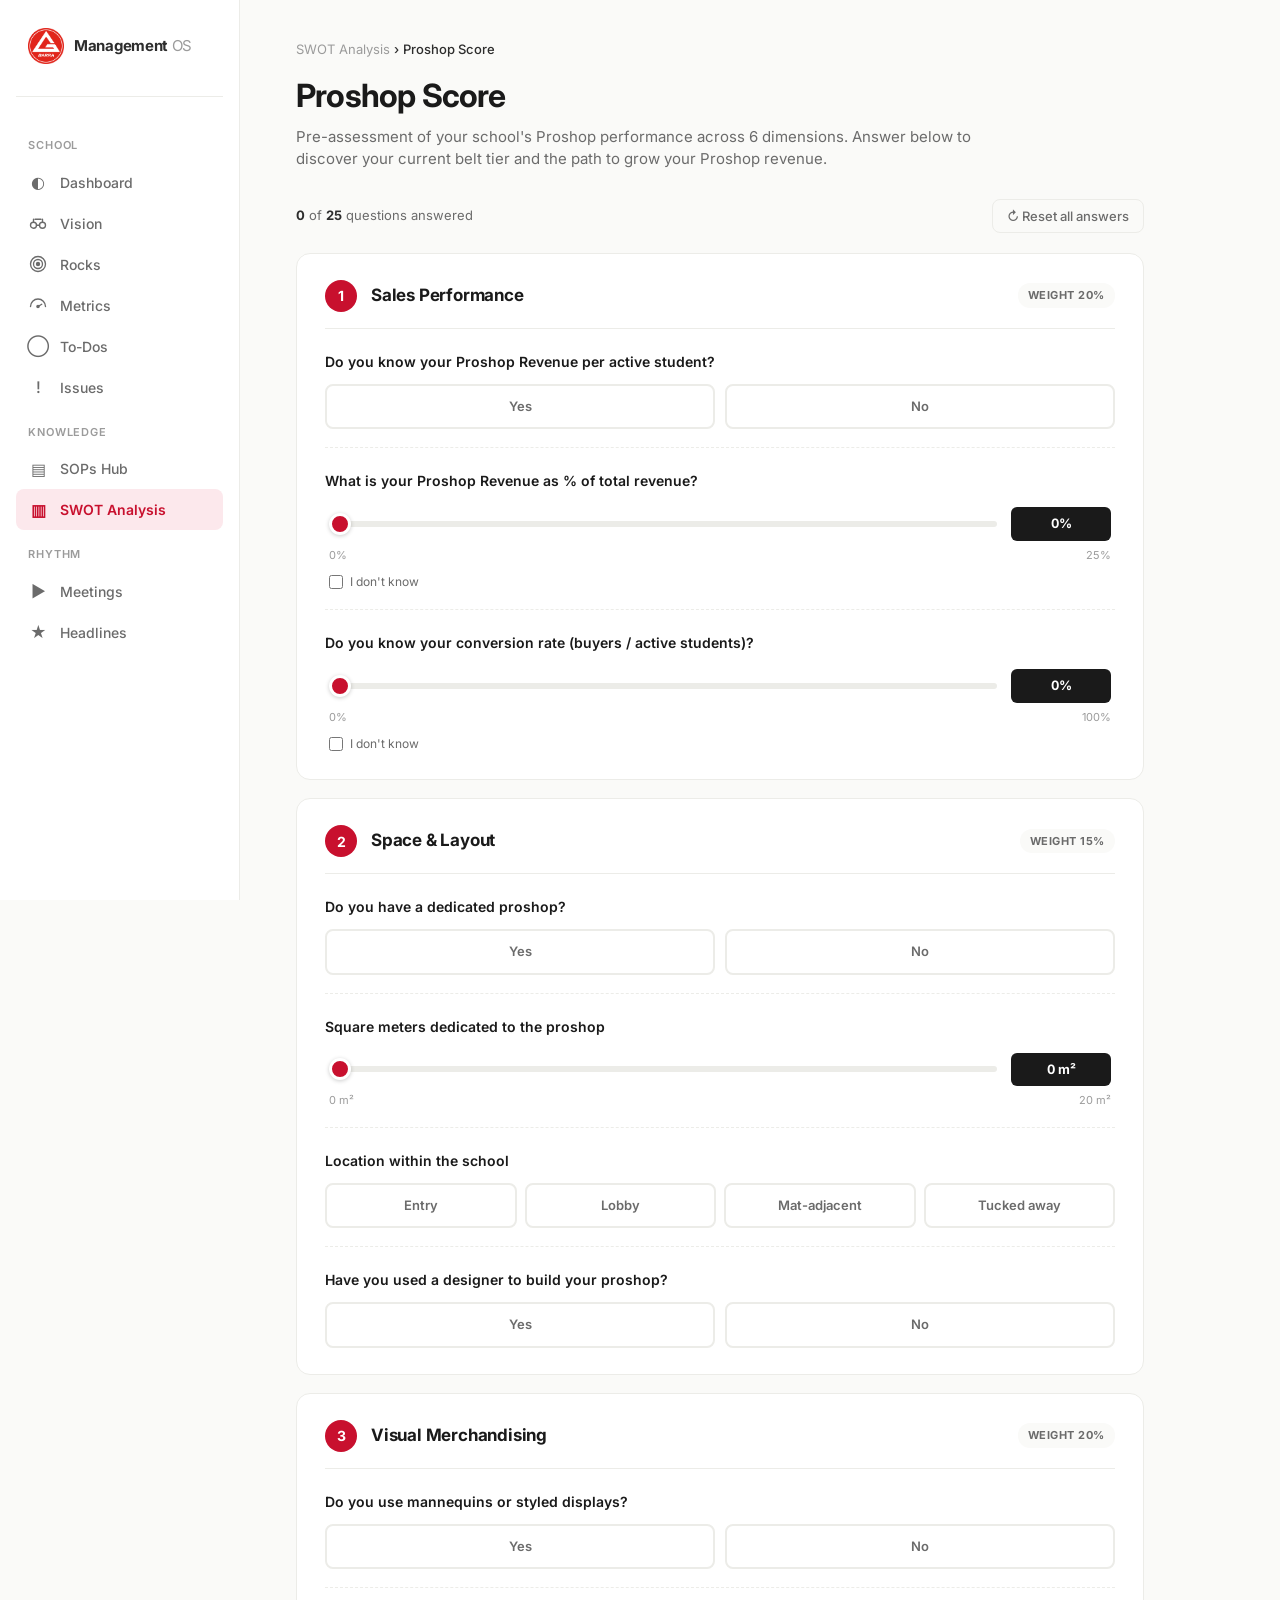
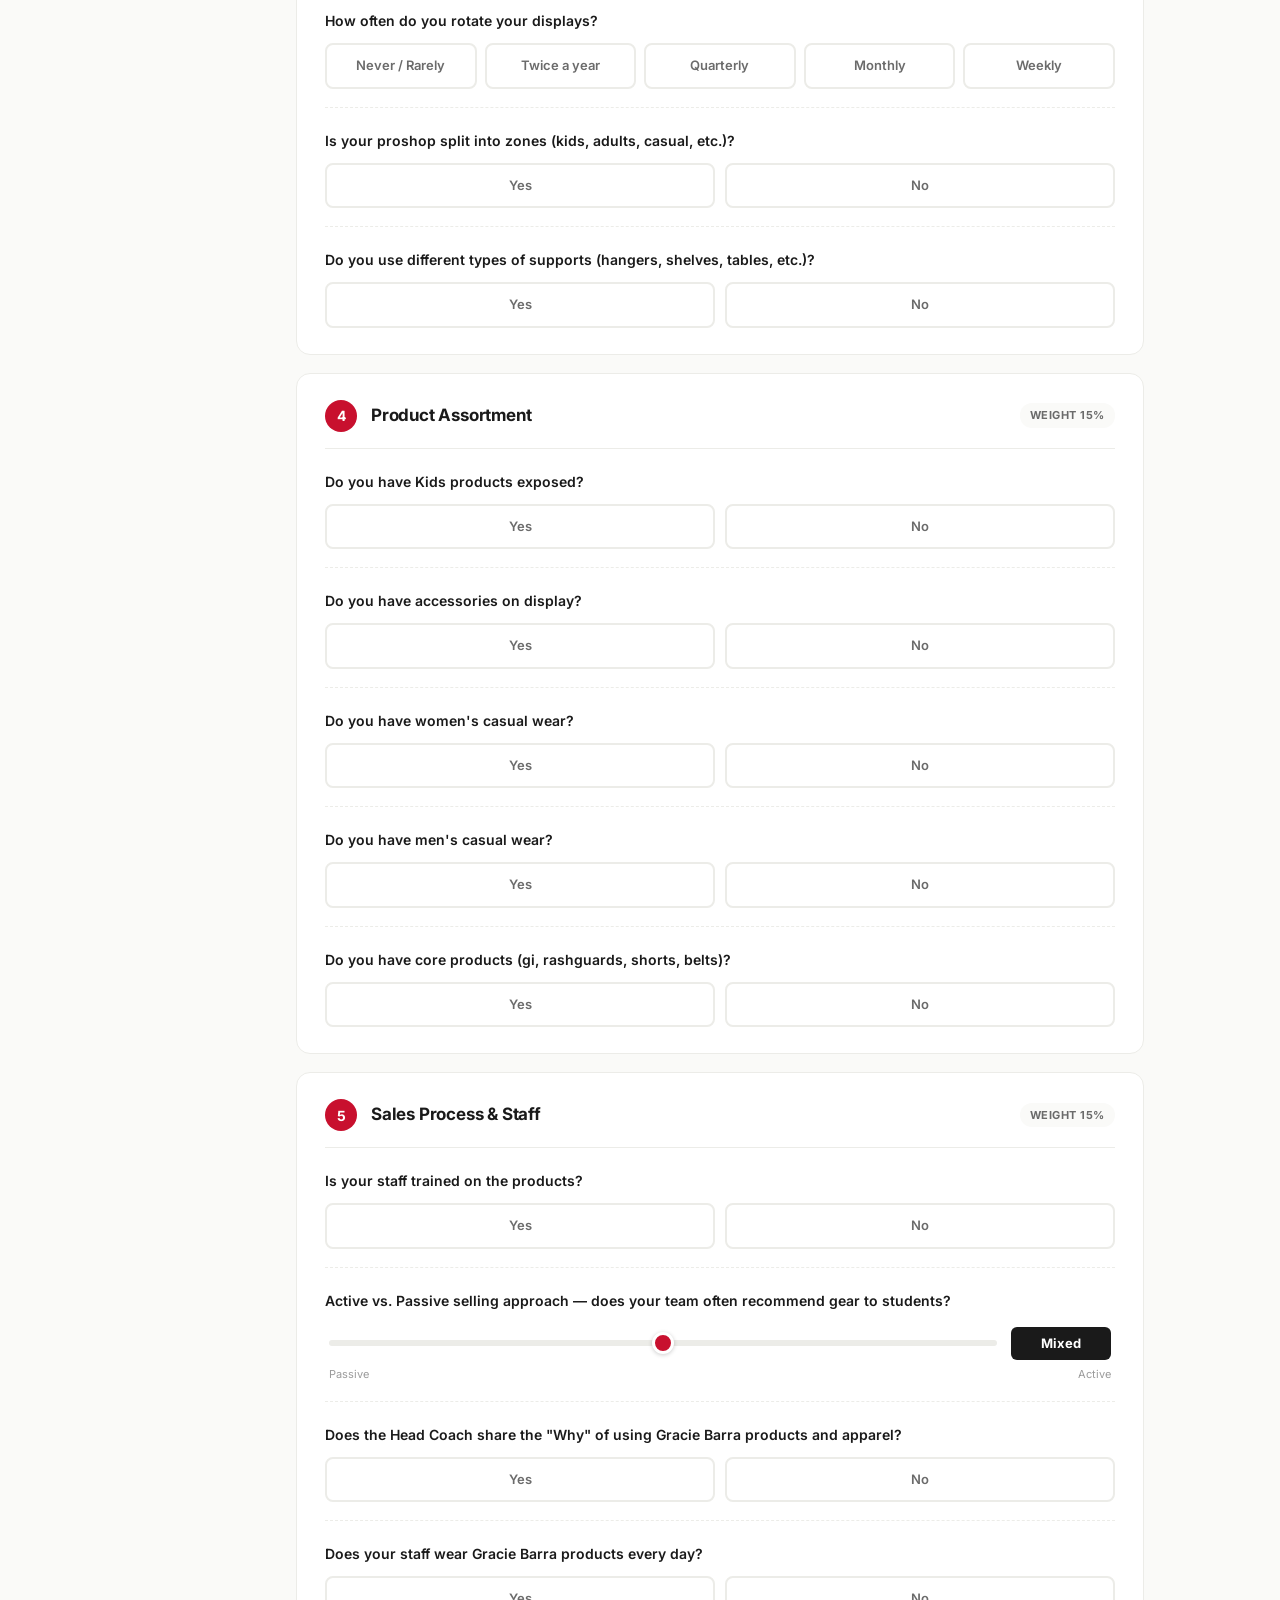
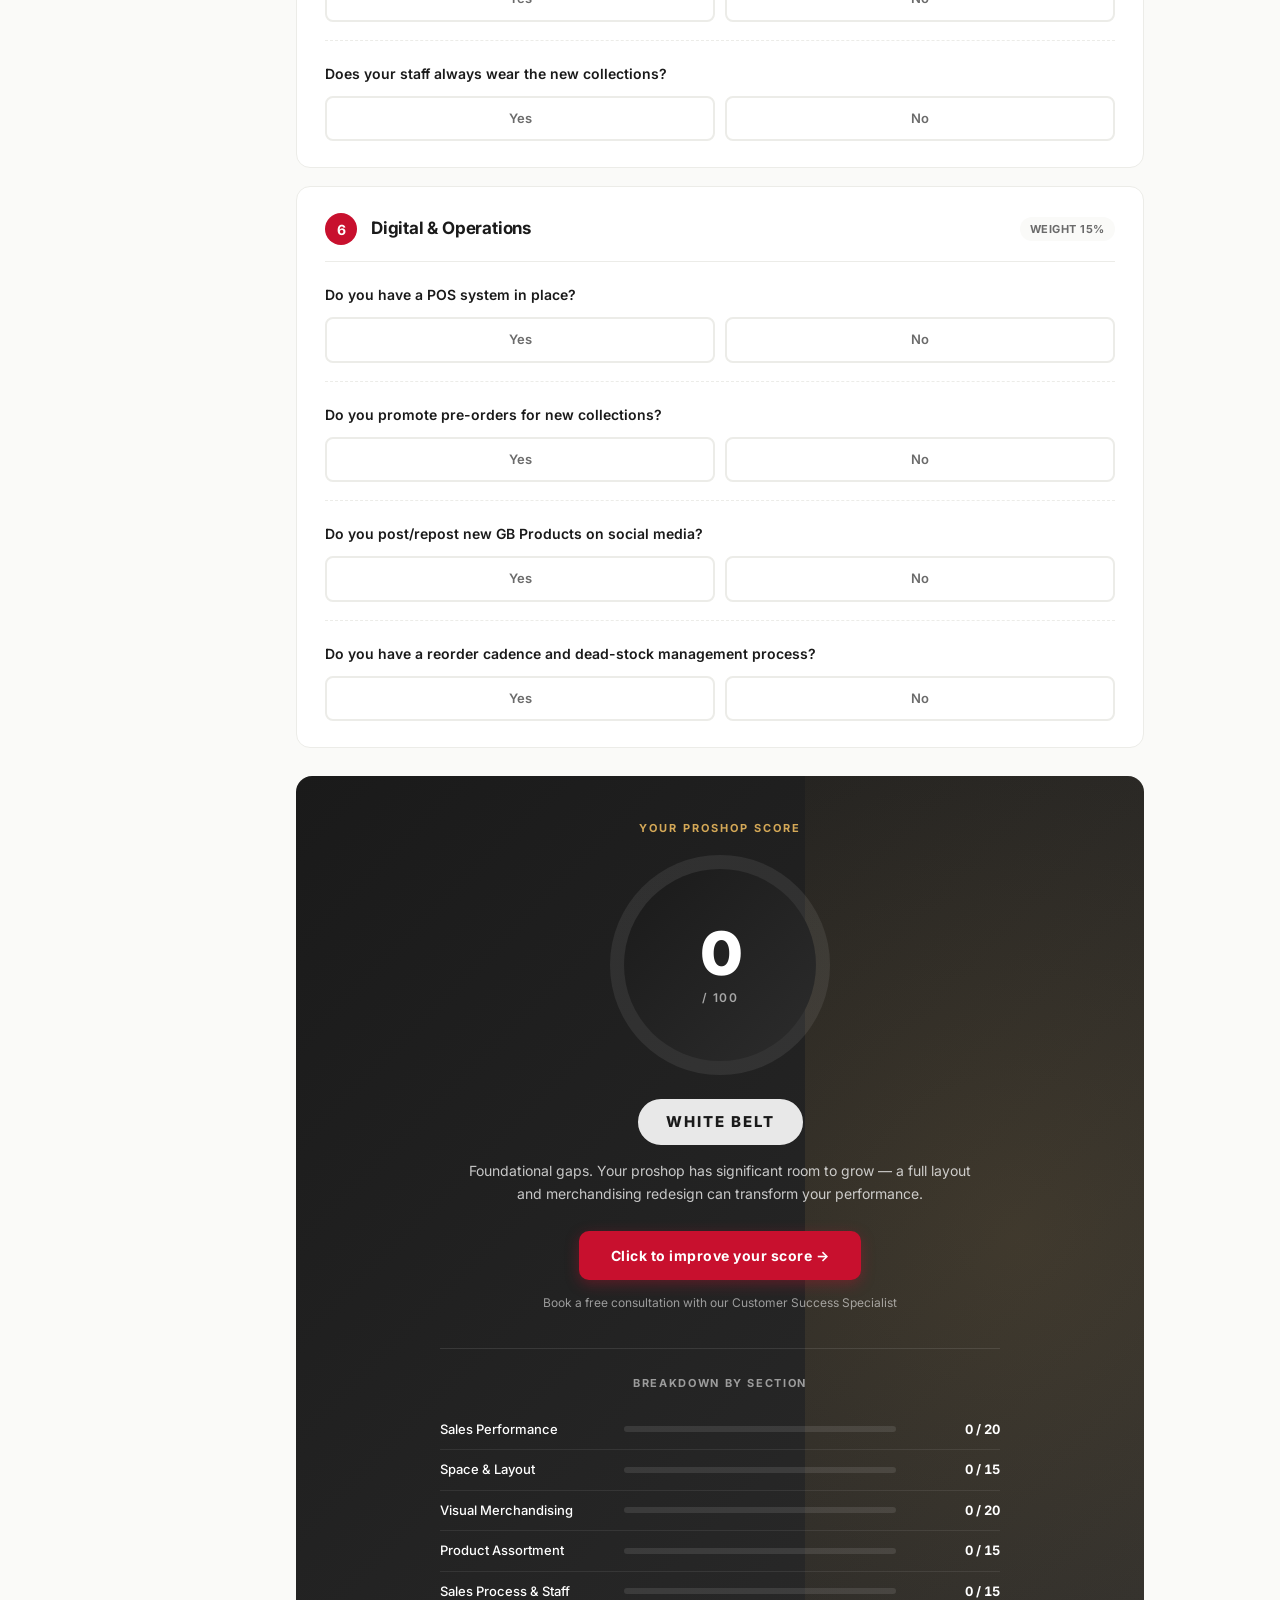
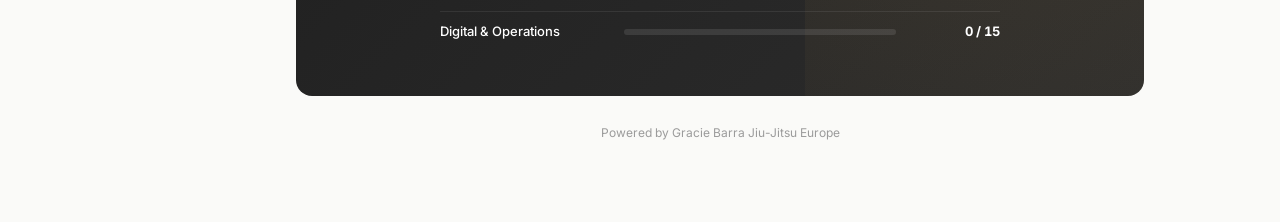
<file: proshop-score.html>
<!DOCTYPE html>
<html lang="en">
<head>
<meta charset="UTF-8">
<meta name="viewport" content="width=device-width, initial-scale=1.0">
<title>GB Platform — Proshop Score</title>
<link href="https://fonts.googleapis.com/css2?family=Inter:wght@300;400;500;600;700;800;900&display=swap" rel="stylesheet">
<style>
  * { margin: 0; padding: 0; box-sizing: border-box; }

  :root {
    --gb-red: #C8102E;
    --gb-red-soft: #FCE8EC;
    --gb-red-dark: #A50D26;
    --gb-dark: #1A1A1A;
    --text: #2D2D2D;
    --text-soft: #6B6B6B;
    --text-faint: #9B9B9B;
    --bg: #FAFAF8;
    --card: #FFFFFF;
    --border: #ECECE8;
    --accent: #D4A857;
    --green: #4A8F5E;
    --green-soft: #E8F4EC;
    --amber: #D97706;
    --amber-soft: #FEF3E2;
    --blue: #2563EB;
    --blue-soft: #DBEAFE;
    --purple: #6B46C1;

    --white-belt: #E8E8E8;
    --blue-belt: #1E5FB4;
    --purple-belt: #6A3AA1;
    --brown-belt: #7A4A1E;
    --black-belt: #1A1A1A;

    --shadow-sm: 0 1px 2px rgba(0,0,0,0.04);
    --shadow-md: 0 4px 16px rgba(0,0,0,0.06);
    --shadow-lg: 0 12px 32px rgba(0,0,0,0.10);
  }

  body {
    font-family: 'Inter', -apple-system, BlinkMacSystemFont, sans-serif;
    background: var(--bg);
    color: var(--text);
    line-height: 1.5;
    -webkit-font-smoothing: antialiased;
  }
  .app { display: grid; grid-template-columns: 240px 1fr; min-height: 100vh; }

  /* === SIDEBAR === */
  .sidebar {
    background: #FFFFFF;
    border-right: 1px solid var(--border);
    padding: 28px 16px;
    position: sticky; top: 0; height: 100vh;
  }
  .logo {
    display: flex; align-items: center; gap: 10px;
    padding: 0 12px 32px; border-bottom: 1px solid var(--border); margin-bottom: 24px;
  }
  .logo-mark { width: 36px; height: 36px; display: flex; align-items: center; justify-content: center; flex-shrink: 0; }
  .logo-mark img { width: 100%; height: 100%; display: block; object-fit: contain; }
  .logo-text { font-weight: 700; font-size: 15px; letter-spacing: -0.3px; }
  .logo-text span { color: var(--text-faint); font-weight: 400; }

  .nav-section {
    font-size: 11px; text-transform: uppercase; letter-spacing: 0.08em;
    color: var(--text-faint); padding: 16px 12px 8px; font-weight: 600;
  }
  .nav-item {
    display: flex; align-items: center; gap: 12px;
    padding: 10px 12px; border-radius: 8px;
    color: var(--text-soft); cursor: pointer;
    font-size: 14px; font-weight: 500; transition: all 0.15s;
  }
  .nav-item:hover { background: var(--bg); color: var(--text); }
  .nav-item.active { background: var(--gb-red-soft); color: var(--gb-red); font-weight: 600; }
  .nav-item .icon { font-size: 16px; width: 20px; height: 20px; display: inline-flex; align-items: center; justify-content: center; flex-shrink: 0; }
  .nav-item .icon svg { width: 18px; height: 18px; }

  /* === MAIN === */
  .main { padding: 40px 56px 80px; max-width: 960px; }
  .breadcrumb { font-size: 13px; color: var(--text-faint); margin-bottom: 12px; }
  .breadcrumb span { color: var(--text); font-weight: 500; }
  .breadcrumb a { color: var(--text-faint); text-decoration: none; }
  .breadcrumb a:hover { color: var(--gb-red); }

  .page-header { margin-bottom: 28px; }
  .page-title {
    font-size: 32px; font-weight: 700; letter-spacing: -0.8px;
    color: var(--gb-dark); margin-bottom: 6px;
  }
  .page-subtitle { font-size: 15px; color: var(--text-soft); max-width: 720px; }

  /* === ACTION BAR === */
  .action-bar {
    display: flex; justify-content: space-between; align-items: center;
    margin-bottom: 20px;
    gap: 12px;
    flex-wrap: wrap;
  }
  .progress-text {
    font-size: 13px;
    color: var(--text-soft);
  }
  .progress-text strong { color: var(--text); font-weight: 700; }
  .reset-btn {
    background: transparent;
    border: 1px solid var(--border);
    color: var(--text-soft);
    padding: 8px 14px;
    border-radius: 8px;
    font-size: 13px;
    font-weight: 500;
    cursor: pointer;
    font-family: inherit;
    transition: all 0.15s;
  }
  .reset-btn:hover { background: var(--gb-red-soft); color: var(--gb-red); border-color: var(--gb-red); }

  /* === SECTION CARDS === */
  .section {
    background: white;
    border: 1px solid var(--border);
    border-radius: 14px;
    padding: 26px 28px;
    margin-bottom: 18px;
    transition: all 0.15s;
  }
  .section-header {
    display: flex;
    align-items: center;
    gap: 14px;
    margin-bottom: 22px;
    padding-bottom: 16px;
    border-bottom: 1px solid var(--border);
  }
  .section-num {
    background: var(--gb-red);
    color: white;
    width: 32px; height: 32px;
    border-radius: 50%;
    display: flex; align-items: center; justify-content: center;
    font-weight: 700;
    font-size: 14px;
    flex-shrink: 0;
  }
  .section-title {
    flex-grow: 1;
    font-size: 17px;
    font-weight: 700;
    color: var(--gb-dark);
    letter-spacing: -0.2px;
  }
  .section-weight {
    background: var(--bg);
    color: var(--text-soft);
    padding: 4px 10px;
    border-radius: 12px;
    font-size: 11px;
    font-weight: 700;
    text-transform: uppercase;
    letter-spacing: 0.05em;
  }

  .question {
    margin-bottom: 22px;
    padding-bottom: 18px;
    border-bottom: 1px dashed var(--border);
  }
  .question:last-child {
    border-bottom: none;
    padding-bottom: 0;
    margin-bottom: 0;
  }
  .q-label {
    display: block;
    font-size: 14px;
    font-weight: 600;
    color: var(--gb-dark);
    margin-bottom: 12px;
    line-height: 1.5;
  }
  .yes-no {
    display: flex;
    gap: 10px;
  }
  .yes-no label {
    flex: 1;
    text-align: center;
    padding: 11px 14px;
    border: 2px solid var(--border);
    border-radius: 8px;
    cursor: pointer;
    font-size: 13px;
    font-weight: 600;
    color: var(--text-soft);
    transition: all 0.15s;
    background: white;
    user-select: none;
  }
  .yes-no label:hover {
    border-color: var(--gb-red);
    color: var(--text);
  }
  .yes-no label.selected {
    background: var(--gb-red);
    color: white;
    border-color: var(--gb-red);
  }
  .options {
    display: grid;
    grid-template-columns: repeat(auto-fit, minmax(120px, 1fr));
    gap: 8px;
  }
  .options label {
    padding: 11px 12px;
    border: 2px solid var(--border);
    border-radius: 8px;
    cursor: pointer;
    font-size: 13px;
    font-weight: 600;
    color: var(--text-soft);
    transition: all 0.15s;
    background: white;
    text-align: center;
    user-select: none;
  }
  .options label:hover {
    border-color: var(--gb-red);
    color: var(--text);
  }
  .options label.selected {
    background: var(--gb-red);
    color: white;
    border-color: var(--gb-red);
  }

  .slider-wrap { padding: 4px 4px 0; }
  .slider-row {
    display: flex;
    align-items: center;
    gap: 14px;
  }
  .slider-row input[type="range"] {
    flex: 1;
    -webkit-appearance: none;
    appearance: none;
    height: 6px;
    background: var(--border);
    border-radius: 3px;
    outline: none;
  }
  .slider-row input[type="range"]::-webkit-slider-thumb {
    -webkit-appearance: none;
    appearance: none;
    width: 22px;
    height: 22px;
    background: var(--gb-red);
    border-radius: 50%;
    cursor: pointer;
    border: 3px solid white;
    box-shadow: 0 1px 4px rgba(0,0,0,0.2);
  }
  .slider-row input[type="range"]::-moz-range-thumb {
    width: 22px;
    height: 22px;
    background: var(--gb-red);
    border-radius: 50%;
    cursor: pointer;
    border: 3px solid white;
  }
  .slider-value {
    min-width: 100px;
    text-align: center;
    background: var(--gb-dark);
    color: white;
    padding: 7px 12px;
    border-radius: 6px;
    font-size: 13px;
    font-weight: 700;
    font-feature-settings: "tnum";
  }
  .slider-meta {
    display: flex;
    justify-content: space-between;
    font-size: 11px;
    color: var(--text-faint);
    margin-top: 6px;
  }
  .dont-know {
    margin-top: 10px;
    display: flex;
    align-items: center;
    gap: 7px;
    font-size: 12px;
    color: var(--text-soft);
  }
  .dont-know input { cursor: pointer; width: 14px; height: 14px; accent-color: var(--gb-red); }
  .dont-know label { cursor: pointer; }

  /* === RESULT === */
  .result-section {
    background: linear-gradient(135deg, #1A1A1A 0%, #2C2C2C 100%);
    color: white;
    border-radius: 16px;
    padding: 44px 32px;
    text-align: center;
    margin-top: 28px;
    position: relative;
    overflow: hidden;
  }
  .result-section::after {
    content: '';
    position: absolute;
    top: -50%; right: -10%;
    width: 50%; height: 200%;
    background: radial-gradient(circle, rgba(212,168,87,0.15), transparent 70%);
    pointer-events: none;
  }
  .result-label {
    font-size: 11px;
    text-transform: uppercase;
    letter-spacing: 0.18em;
    color: var(--accent);
    font-weight: 700;
    margin-bottom: 18px;
    position: relative; z-index: 1;
  }
  .score-circle {
    width: 220px;
    height: 220px;
    margin: 0 auto 24px;
    border-radius: 50%;
    display: flex;
    align-items: center;
    justify-content: center;
    position: relative;
    background: conic-gradient(var(--gb-red) 0deg, var(--gb-red) 0deg, rgba(255,255,255,0.08) 0deg);
    transition: background 0.6s ease;
    z-index: 1;
  }
  .score-circle::after {
    content: "";
    position: absolute;
    inset: 14px;
    background: linear-gradient(135deg, #1A1A1A 0%, #2C2C2C 100%);
    border-radius: 50%;
  }
  .score-content {
    position: relative;
    z-index: 1;
    text-align: center;
  }
  .score-num {
    font-size: 60px;
    font-weight: 900;
    line-height: 1;
    color: white;
    letter-spacing: -2px;
  }
  .score-label {
    font-size: 12px;
    color: rgba(255,255,255,0.6);
    margin-top: 6px;
    letter-spacing: 1.5px;
    text-transform: uppercase;
    font-weight: 600;
  }
  .belt-tier {
    display: inline-block;
    padding: 10px 26px;
    border-radius: 24px;
    font-size: 15px;
    font-weight: 800;
    letter-spacing: 2px;
    text-transform: uppercase;
    margin-bottom: 14px;
    background: var(--white-belt);
    color: var(--gb-dark);
    border: 2px solid var(--white-belt);
    position: relative; z-index: 1;
  }
  .belt-tier.blue { background: var(--blue-belt); color: white; border-color: var(--blue-belt); }
  .belt-tier.purple { background: var(--purple-belt); color: white; border-color: var(--purple-belt); }
  .belt-tier.brown { background: var(--brown-belt); color: white; border-color: var(--brown-belt); }
  .belt-tier.black { background: var(--black-belt); color: white; border: 2px solid var(--gb-red); }

  .tier-desc {
    font-size: 14px;
    color: rgba(255,255,255,0.75);
    max-width: 520px;
    margin: 0 auto 26px;
    line-height: 1.65;
    position: relative; z-index: 1;
  }
  .cta-button {
    display: inline-block;
    background: var(--gb-red);
    color: white;
    padding: 14px 32px;
    border: none;
    border-radius: 10px;
    font-size: 14px;
    font-weight: 700;
    letter-spacing: 0.5px;
    cursor: pointer;
    text-decoration: none;
    transition: all 0.2s;
    box-shadow: 0 4px 14px rgba(200,16,46,0.35);
    font-family: inherit;
    position: relative; z-index: 1;
  }
  .cta-button:hover {
    background: var(--gb-red-dark);
    transform: translateY(-2px);
    box-shadow: 0 6px 18px rgba(200,16,46,0.45);
  }
  .cta-sub {
    margin-top: 14px;
    font-size: 12px;
    color: rgba(255,255,255,0.55);
    position: relative; z-index: 1;
  }

  .breakdown {
    margin-top: 36px;
    padding-top: 26px;
    border-top: 1px solid rgba(255,255,255,0.1);
    text-align: left;
    max-width: 560px;
    margin-left: auto;
    margin-right: auto;
    position: relative; z-index: 1;
  }
  .breakdown h3 {
    font-size: 11px;
    color: rgba(255,255,255,0.55);
    text-transform: uppercase;
    letter-spacing: 0.15em;
    margin-bottom: 18px;
    text-align: center;
    font-weight: 700;
  }
  .breakdown-row {
    display: grid;
    grid-template-columns: 170px 1fr 90px;
    gap: 14px;
    align-items: center;
    padding: 10px 0;
    border-bottom: 1px solid rgba(255,255,255,0.08);
    font-size: 13px;
    color: white;
  }
  .breakdown-row:last-child { border-bottom: none; }
  .breakdown-bar {
    height: 6px;
    background: rgba(255,255,255,0.1);
    border-radius: 3px;
    overflow: hidden;
  }
  .breakdown-bar-fill {
    height: 100%;
    background: var(--gb-red);
    border-radius: 3px;
    transition: width 0.4s ease, background 0.4s ease;
  }
  .breakdown-name { font-weight: 500; }
  .breakdown-score {
    font-weight: 700;
    text-align: right;
    font-feature-settings: "tnum";
  }

  .footer-note {
    text-align: center;
    font-size: 12px;
    color: var(--text-faint);
    padding: 28px 24px 0;
  }
</style>
<link rel="stylesheet" href="responsive.css">
<script src="responsive.js" defer></script>
</head>
<body>

<div class="app">
  <aside class="sidebar">
    <div class="logo">
      <div class="logo-mark"><img src="gracie-barra-logo.png.png" alt="Gracie Barra"></div>
      <div class="logo-text">Management <span>OS</span></div>
    </div>

    <div class="nav-section">School</div>
    <div class="nav-item" onclick="location.href='dashboard.html'"><span class="icon">◐</span> Dashboard</div>
    <div class="nav-item" onclick="location.href='vision.html'"><span class="icon"><svg viewBox="0 0 24 24" fill="none" stroke="currentColor" stroke-width="1.8" stroke-linecap="round" stroke-linejoin="round"><circle cx="6" cy="15" r="4"/><circle cx="18" cy="15" r="4"/><path d="M6 11V7m12 4V7M8 7h8"/><path d="M10 15h4"/></svg></span> Vision</div>
    <div class="nav-item" onclick="location.href='rocks.html'"><span class="icon"><svg viewBox="0 0 24 24" fill="none" stroke="currentColor" stroke-width="1.8" stroke-linecap="round" stroke-linejoin="round"><circle cx="12" cy="12" r="10"/><circle cx="12" cy="12" r="6"/><circle cx="12" cy="12" r="2" fill="currentColor"/></svg></span> Rocks</div>
    <div class="nav-item" onclick="location.href='metrics.html'"><span class="icon"><svg viewBox="0 0 24 24" fill="none" stroke="currentColor" stroke-width="1.8" stroke-linecap="round" stroke-linejoin="round"><path d="M2 14a10 10 0 0 1 20 0"/><path d="M12 14l5-3"/><circle cx="12" cy="14" r="1.5" fill="currentColor"/></svg></span> Metrics</div>
    <div class="nav-item" onclick="location.href='todos.html'"><span class="icon">◯</span> To-Dos</div>
    <div class="nav-item" onclick="location.href='issues.html'"><span class="icon">!</span> Issues</div>

    <div class="nav-section">Knowledge</div>
    <div class="nav-item" onclick="location.href='sops.html'"><span class="icon">▤</span> SOPs Hub</div>
    <div class="nav-item active" onclick="location.href='swot.html'"><span class="icon">▥</span> SWOT Analysis</div>

    <div class="nav-section">Rhythm</div>
    <div class="nav-item" onclick="location.href='meetings.html'"><span class="icon">▶</span> Meetings</div>
    <div class="nav-item"><span class="icon">★</span> Headlines</div>
  </aside>

  <main class="main">
    <div class="breadcrumb"><a href="swot.html">SWOT Analysis</a> <span>›</span> <span>Proshop Score</span></div>
    <div class="page-header">
      <h1 class="page-title">Proshop Score</h1>
      <p class="page-subtitle">Pre-assessment of your school's Proshop performance across 6 dimensions. Answer below to discover your current belt tier and the path to grow your Proshop revenue.</p>
    </div>

    <div class="action-bar">
      <div class="progress-text"><strong id="answeredCount">0</strong> of <strong id="totalQuestions">25</strong> questions answered</div>
      <button class="reset-btn" onclick="resetAll()">↻ Reset all answers</button>
    </div>

    <!-- SECTION 1: SALES PERFORMANCE -->
    <div class="section" data-section="sales">
      <div class="section-header">
        <div class="section-num">1</div>
        <div class="section-title">Sales Performance</div>
        <div class="section-weight">Weight 20%</div>
      </div>

      <div class="question">
        <span class="q-label">Do you know your Proshop Revenue per active student?</span>
        <div class="yes-no" data-q="s1q1">
          <label data-val="5">Yes</label>
          <label data-val="1">No</label>
        </div>
      </div>

      <div class="question">
        <span class="q-label">What is your Proshop Revenue as % of total revenue?</span>
        <div class="slider-wrap">
          <div class="slider-row">
            <input type="range" min="0" max="25" value="0" data-q="s1q2" class="slider">
            <div class="slider-value" id="s1q2-val">0%</div>
          </div>
          <div class="slider-meta"><span>0%</span><span>25%</span></div>
          <div class="dont-know">
            <input type="checkbox" id="s1q2-dk" data-dk="s1q2">
            <label for="s1q2-dk">I don't know</label>
          </div>
        </div>
      </div>

      <div class="question">
        <span class="q-label">Do you know your conversion rate (buyers / active students)?</span>
        <div class="slider-wrap">
          <div class="slider-row">
            <input type="range" min="0" max="100" value="0" data-q="s1q3" class="slider">
            <div class="slider-value" id="s1q3-val">0%</div>
          </div>
          <div class="slider-meta"><span>0%</span><span>100%</span></div>
          <div class="dont-know">
            <input type="checkbox" id="s1q3-dk" data-dk="s1q3">
            <label for="s1q3-dk">I don't know</label>
          </div>
        </div>
      </div>
    </div>

    <!-- SECTION 2: SPACE & LAYOUT -->
    <div class="section" data-section="space">
      <div class="section-header">
        <div class="section-num">2</div>
        <div class="section-title">Space & Layout</div>
        <div class="section-weight">Weight 15%</div>
      </div>

      <div class="question">
        <span class="q-label">Do you have a dedicated proshop?</span>
        <div class="yes-no" data-q="s2q1">
          <label data-val="5">Yes</label>
          <label data-val="1">No</label>
        </div>
      </div>

      <div class="question">
        <span class="q-label">Square meters dedicated to the proshop</span>
        <div class="slider-wrap">
          <div class="slider-row">
            <input type="range" min="0" max="20" value="0" step="1" data-q="s2q2" class="slider">
            <div class="slider-value" id="s2q2-val">0 m²</div>
          </div>
          <div class="slider-meta"><span>0 m²</span><span>20 m²</span></div>
        </div>
      </div>

      <div class="question">
        <span class="q-label">Location within the school</span>
        <div class="options" data-q="s2q3">
          <label data-val="5">Entry</label>
          <label data-val="4">Lobby</label>
          <label data-val="3">Mat-adjacent</label>
          <label data-val="1">Tucked away</label>
        </div>
      </div>

      <div class="question">
        <span class="q-label">Have you used a designer to build your proshop?</span>
        <div class="yes-no" data-q="s2q4">
          <label data-val="5">Yes</label>
          <label data-val="1">No</label>
        </div>
      </div>
    </div>

    <!-- SECTION 3: VISUAL MERCHANDISING -->
    <div class="section" data-section="visual">
      <div class="section-header">
        <div class="section-num">3</div>
        <div class="section-title">Visual Merchandising</div>
        <div class="section-weight">Weight 20%</div>
      </div>

      <div class="question">
        <span class="q-label">Do you use mannequins or styled displays?</span>
        <div class="yes-no" data-q="s3q1">
          <label data-val="5">Yes</label>
          <label data-val="1">No</label>
        </div>
      </div>

      <div class="question">
        <span class="q-label">How often do you rotate your displays?</span>
        <div class="options" data-q="s3q2">
          <label data-val="1">Never / Rarely</label>
          <label data-val="2">Twice a year</label>
          <label data-val="3">Quarterly</label>
          <label data-val="4">Monthly</label>
          <label data-val="5">Weekly</label>
        </div>
      </div>

      <div class="question">
        <span class="q-label">Is your proshop split into zones (kids, adults, casual, etc.)?</span>
        <div class="yes-no" data-q="s3q3">
          <label data-val="5">Yes</label>
          <label data-val="1">No</label>
        </div>
      </div>

      <div class="question">
        <span class="q-label">Do you use different types of supports (hangers, shelves, tables, etc.)?</span>
        <div class="yes-no" data-q="s3q4">
          <label data-val="5">Yes</label>
          <label data-val="1">No</label>
        </div>
      </div>
    </div>

    <!-- SECTION 4: PRODUCT ASSORTMENT -->
    <div class="section" data-section="product">
      <div class="section-header">
        <div class="section-num">4</div>
        <div class="section-title">Product Assortment</div>
        <div class="section-weight">Weight 15%</div>
      </div>

      <div class="question">
        <span class="q-label">Do you have Kids products exposed?</span>
        <div class="yes-no" data-q="s4q1">
          <label data-val="5">Yes</label>
          <label data-val="1">No</label>
        </div>
      </div>

      <div class="question">
        <span class="q-label">Do you have accessories on display?</span>
        <div class="yes-no" data-q="s4q2">
          <label data-val="5">Yes</label>
          <label data-val="1">No</label>
        </div>
      </div>

      <div class="question">
        <span class="q-label">Do you have women's casual wear?</span>
        <div class="yes-no" data-q="s4q3">
          <label data-val="5">Yes</label>
          <label data-val="1">No</label>
        </div>
      </div>

      <div class="question">
        <span class="q-label">Do you have men's casual wear?</span>
        <div class="yes-no" data-q="s4q4">
          <label data-val="5">Yes</label>
          <label data-val="1">No</label>
        </div>
      </div>

      <div class="question">
        <span class="q-label">Do you have core products (gi, rashguards, shorts, belts)?</span>
        <div class="yes-no" data-q="s4q5">
          <label data-val="5">Yes</label>
          <label data-val="1">No</label>
        </div>
      </div>
    </div>

    <!-- SECTION 5: SALES PROCESS & STAFF -->
    <div class="section" data-section="staff">
      <div class="section-header">
        <div class="section-num">5</div>
        <div class="section-title">Sales Process & Staff</div>
        <div class="section-weight">Weight 15%</div>
      </div>

      <div class="question">
        <span class="q-label">Is your staff trained on the products?</span>
        <div class="yes-no" data-q="s5q1">
          <label data-val="5">Yes</label>
          <label data-val="1">No</label>
        </div>
      </div>

      <div class="question">
        <span class="q-label">Active vs. Passive selling approach — does your team often recommend gear to students?</span>
        <div class="slider-wrap">
          <div class="slider-row">
            <input type="range" min="1" max="5" value="3" step="1" data-q="s5q2" class="slider">
            <div class="slider-value" id="s5q2-val">Mixed</div>
          </div>
          <div class="slider-meta"><span>Passive</span><span>Active</span></div>
        </div>
      </div>

      <div class="question">
        <span class="q-label">Does the Head Coach share the "Why" of using Gracie Barra products and apparel?</span>
        <div class="yes-no" data-q="s5q3">
          <label data-val="5">Yes</label>
          <label data-val="1">No</label>
        </div>
      </div>

      <div class="question">
        <span class="q-label">Does your staff wear Gracie Barra products every day?</span>
        <div class="yes-no" data-q="s5q4">
          <label data-val="5">Yes</label>
          <label data-val="1">No</label>
        </div>
      </div>

      <div class="question">
        <span class="q-label">Does your staff always wear the new collections?</span>
        <div class="yes-no" data-q="s5q5">
          <label data-val="5">Yes</label>
          <label data-val="1">No</label>
        </div>
      </div>
    </div>

    <!-- SECTION 6: DIGITAL & OPERATIONS -->
    <div class="section" data-section="digital">
      <div class="section-header">
        <div class="section-num">6</div>
        <div class="section-title">Digital & Operations</div>
        <div class="section-weight">Weight 15%</div>
      </div>

      <div class="question">
        <span class="q-label">Do you have a POS system in place?</span>
        <div class="yes-no" data-q="s6q1">
          <label data-val="5">Yes</label>
          <label data-val="1">No</label>
        </div>
      </div>

      <div class="question">
        <span class="q-label">Do you promote pre-orders for new collections?</span>
        <div class="yes-no" data-q="s6q2">
          <label data-val="5">Yes</label>
          <label data-val="1">No</label>
        </div>
      </div>

      <div class="question">
        <span class="q-label">Do you post/repost new GB Products on social media?</span>
        <div class="yes-no" data-q="s6q3">
          <label data-val="5">Yes</label>
          <label data-val="1">No</label>
        </div>
      </div>

      <div class="question">
        <span class="q-label">Do you have a reorder cadence and dead-stock management process?</span>
        <div class="yes-no" data-q="s6q4">
          <label data-val="5">Yes</label>
          <label data-val="1">No</label>
        </div>
      </div>
    </div>

    <!-- RESULT SECTION -->
    <div class="result-section">
      <div class="result-label">Your Proshop Score</div>

      <div class="score-circle" id="score-circle">
        <div class="score-content">
          <div class="score-num" id="score-num">0</div>
          <div class="score-label">/ 100</div>
        </div>
      </div>

      <div class="belt-tier" id="belt-tier">White Belt</div>
      <div class="tier-desc" id="tier-desc">Start answering the assessment to discover your tier.</div>

      <a href="https://calendar.google.com/calendar/u/0/appointments/schedules/AcZssZ1Eta3Ok3CbKfAXhxm1mWRlSk7T4tNAFGQa4C8CgSgA_YXxxrN-U0WMPGNEYOWsgbwxavMdbFHq" target="_blank" class="cta-button">
        Click to improve your score →
      </a>
      <div class="cta-sub">Book a free consultation with our Customer Success Specialist</div>

      <div class="breakdown">
        <h3>Breakdown by Section</h3>
        <div id="breakdown-list"></div>
      </div>
    </div>

    <div class="footer-note">
      Powered by Gracie Barra Jiu-Jitsu Europe
    </div>
  </main>
</div>

<script>
const STORAGE_KEY = 'gb_proshop_score_v1';
let answers = loadAnswers();

const sections = {
  sales:   { name: 'Sales Performance',     weight: 20, qs: ['s1q1','s1q2','s1q3'] },
  space:   { name: 'Space & Layout',        weight: 15, qs: ['s2q1','s2q2','s2q3','s2q4'] },
  visual:  { name: 'Visual Merchandising',  weight: 20, qs: ['s3q1','s3q2','s3q3','s3q4'] },
  product: { name: 'Product Assortment',    weight: 15, qs: ['s4q1','s4q2','s4q3','s4q4','s4q5'] },
  staff:   { name: 'Sales Process & Staff', weight: 15, qs: ['s5q1','s5q2','s5q3','s5q4','s5q5'] },
  digital: { name: 'Digital & Operations',  weight: 15, qs: ['s6q1','s6q2','s6q3','s6q4'] }
};

function loadAnswers() {
  try {
    const raw = localStorage.getItem(STORAGE_KEY);
    return raw ? JSON.parse(raw) : {};
  } catch (e) { return {}; }
}
function saveAnswers() {
  localStorage.setItem(STORAGE_KEY, JSON.stringify(answers));
}

// Total questions
const allQuestions = Object.values(sections).flatMap(s => s.qs);
document.getElementById('totalQuestions').textContent = allQuestions.length;

// YES/NO and OPTION pickers
document.querySelectorAll('.yes-no, .options').forEach(group => {
  const qId = group.dataset.q;
  group.querySelectorAll('label').forEach(lbl => {
    lbl.addEventListener('click', () => {
      group.querySelectorAll('label').forEach(l => l.classList.remove('selected'));
      lbl.classList.add('selected');
      answers[qId] = parseInt(lbl.dataset.val);
      saveAnswers();
      updateScore();
    });
  });
});

// SLIDERS — value mapping
function sliderToScore(qId, val) {
  if (qId === 's1q2') {
    if (val < 5) return 1;
    if (val < 8) return 2;
    if (val < 12) return 3;
    if (val < 18) return 4;
    return 5;
  }
  if (qId === 's1q3') {
    if (val < 10) return 1;
    if (val < 25) return 2;
    if (val < 50) return 3;
    if (val < 75) return 4;
    return 5;
  }
  if (qId === 's2q2') {
    if (val < 2) return 1;
    if (val < 6) return 2;
    if (val < 10) return 3;
    if (val < 15) return 4;
    return 5;
  }
  if (qId === 's5q2') return parseInt(val);
  return 1;
}
function sliderDisplay(qId, val) {
  if (qId === 's1q2') return val + '%';
  if (qId === 's1q3') return val + '%';
  if (qId === 's2q2') return val + ' m²';
  if (qId === 's5q2') {
    const labels = ['Fully Passive', 'Mostly Passive', 'Mixed', 'Mostly Active', 'Fully Active'];
    return labels[parseInt(val) - 1];
  }
  return val;
}

document.querySelectorAll('.slider').forEach(slider => {
  const qId = slider.dataset.q;
  const valEl = document.getElementById(qId + '-val');
  slider.addEventListener('input', () => {
    const dkBox = document.querySelector('[data-dk="' + qId + '"]');
    if (dkBox) dkBox.checked = false;
    valEl.textContent = sliderDisplay(qId, slider.value);
    answers[qId] = sliderToScore(qId, parseInt(slider.value));
    answers['__slider__' + qId] = slider.value;
    saveAnswers();
    updateScore();
  });
});

// "I don't know" checkboxes
document.querySelectorAll('[data-dk]').forEach(cb => {
  cb.addEventListener('change', () => {
    const qId = cb.dataset.dk;
    if (cb.checked) {
      answers[qId] = 1;
      answers['__dk__' + qId] = true;
      const valEl = document.getElementById(qId + '-val');
      if (valEl) valEl.textContent = "Don't know";
    } else {
      delete answers['__dk__' + qId];
      const slider = document.querySelector('.slider[data-q="' + qId + '"]');
      if (slider) {
        answers[qId] = sliderToScore(qId, parseInt(slider.value));
        document.getElementById(qId + '-val').textContent = sliderDisplay(qId, slider.value);
      }
    }
    saveAnswers();
    updateScore();
  });
});

// Restore saved answers on page load
function restoreAnswers() {
  Object.keys(answers).forEach(qId => {
    if (qId.startsWith('__')) return;
    // Find the matching control
    const yesNoGroup = document.querySelector('.yes-no[data-q="' + qId + '"], .options[data-q="' + qId + '"]');
    if (yesNoGroup) {
      const val = answers[qId];
      const lbl = yesNoGroup.querySelector('label[data-val="' + val + '"]');
      if (lbl) lbl.classList.add('selected');
      return;
    }
    const slider = document.querySelector('.slider[data-q="' + qId + '"]');
    if (slider) {
      const savedVal = answers['__slider__' + qId];
      if (savedVal !== undefined) {
        slider.value = savedVal;
        document.getElementById(qId + '-val').textContent = sliderDisplay(qId, savedVal);
      }
      const dkBox = document.querySelector('[data-dk="' + qId + '"]');
      if (dkBox && answers['__dk__' + qId]) {
        dkBox.checked = true;
        const valEl = document.getElementById(qId + '-val');
        if (valEl) valEl.textContent = "Don't know";
      }
    }
  });
}

// Score calculation
function updateScore() {
  let totalScore = 0;
  const sectionScores = {};
  let answeredCount = 0;

  Object.keys(sections).forEach(key => {
    const cfg = sections[key];
    const maxPerQ = 5;
    const maxSection = cfg.qs.length * maxPerQ;
    let raw = 0;
    cfg.qs.forEach(q => {
      if (answers[q] !== undefined) answeredCount++;
      raw += answers[q] || 0;
    });
    const sectionPct = raw / maxSection;
    const sectionWeighted = sectionPct * cfg.weight;
    sectionScores[key] = { raw, max: maxSection, weighted: sectionWeighted, pct: sectionPct };
    totalScore += sectionWeighted;
  });

  document.getElementById('answeredCount').textContent = answeredCount;

  const finalScore = Math.round(totalScore);
  document.getElementById('score-num').textContent = finalScore;

  let beltClass, beltName, beltDesc, beltColor;
  if (finalScore <= 50) {
    beltClass = 'white';
    beltName = 'White Belt';
    beltDesc = 'Foundational gaps. Your proshop has significant room to grow — a full layout and merchandising redesign can transform your performance.';
    beltColor = '#E8E8E8';
  } else if (finalScore <= 70) {
    beltClass = 'blue';
    beltName = 'Blue Belt';
    beltDesc = 'Functional but underperforming. Focused work on merchandising and product assortment will unlock real revenue gains.';
    beltColor = '#1E5FB4';
  } else if (finalScore <= 80) {
    beltClass = 'purple';
    beltName = 'Purple Belt';
    beltDesc = 'Strong foundation. The next level is process discipline and digital integration to optimize your existing setup.';
    beltColor = '#6A3AA1';
  } else if (finalScore <= 90) {
    beltClass = 'brown';
    beltName = 'Brown Belt';
    beltDesc = 'Very strong performance. Fine-tuning across staff training, digital integration, and assortment depth can take you to flagship level.';
    beltColor = '#7A4A1E';
  } else {
    beltClass = 'black';
    beltName = 'Black Belt';
    beltDesc = 'Flagship performance. You are a reference school — let\'s explore how your model can mentor others in the GB network.';
    beltColor = '#C8102E';
  }

  const circle = document.getElementById('score-circle');
  const deg = (finalScore / 100) * 360;
  circle.style.background = `conic-gradient(${beltColor} 0deg, ${beltColor} ${deg}deg, rgba(255,255,255,0.08) ${deg}deg)`;

  const tierEl = document.getElementById('belt-tier');
  const descEl = document.getElementById('tier-desc');
  tierEl.className = 'belt-tier ' + beltClass;
  tierEl.textContent = beltName;
  descEl.textContent = beltDesc;

  const list = document.getElementById('breakdown-list');
  list.innerHTML = '';
  Object.keys(sections).forEach(key => {
    const cfg = sections[key];
    const sScore = sectionScores[key];
    const pct = Math.round(sScore.pct * 100);
    const row = document.createElement('div');
    row.className = 'breakdown-row';
    row.innerHTML = `
      <div class="breakdown-name">${cfg.name}</div>
      <div class="breakdown-bar"><div class="breakdown-bar-fill" style="width:${pct}%; background:${beltColor}"></div></div>
      <div class="breakdown-score">${Math.round(sScore.weighted)} / ${cfg.weight}</div>
    `;
    list.appendChild(row);
  });
}

function resetAll() {
  if (!confirm('Reset all answers? Your progress will be lost.')) return;
  answers = {};
  localStorage.removeItem(STORAGE_KEY);
  location.reload();
}
window.resetAll = resetAll;

// Restore + initial render
restoreAnswers();
updateScore();
</script>

</body>
</html>
</file>
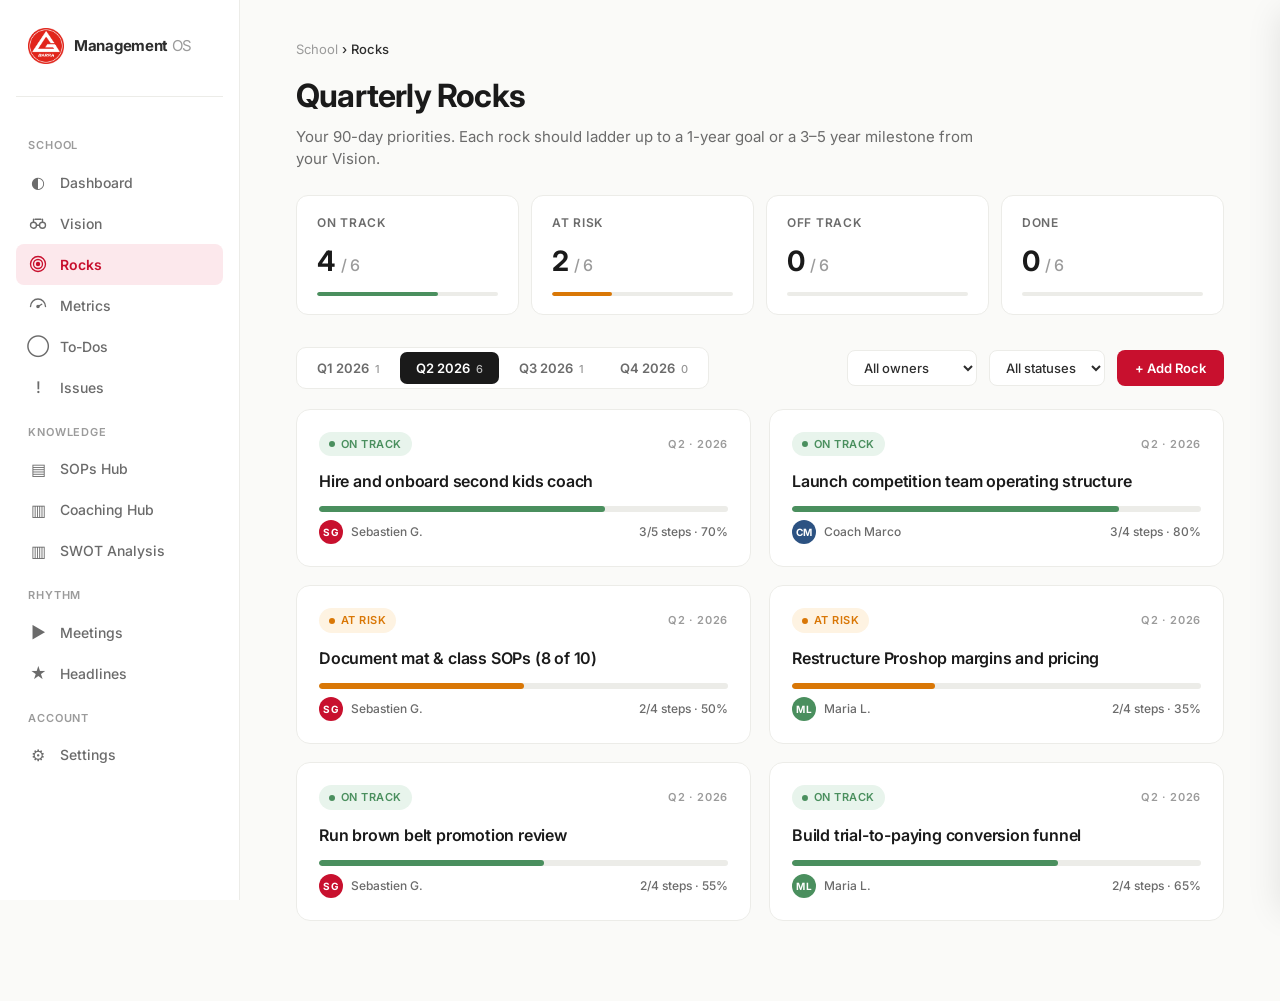
<file: rocks.html>
<!DOCTYPE html>
<html lang="en">
<head>
<meta charset="UTF-8">
<meta name="viewport" content="width=device-width, initial-scale=1.0">
<title>GB Platform — Rocks</title>
<link href="https://fonts.googleapis.com/css2?family=Inter:wght@300;400;500;600;700;800&display=swap" rel="stylesheet">
<style>
  * { margin: 0; padding: 0; box-sizing: border-box; }

  :root {
    --gb-red: #C8102E;
    --gb-red-soft: #FCE8EC;
    --gb-dark: #1A1A1A;
    --text: #2D2D2D;
    --text-soft: #6B6B6B;
    --text-faint: #9B9B9B;
    --bg: #FAFAF8;
    --card: #FFFFFF;
    --border: #ECECE8;
    --accent: #D4A857;
    --green: #4A8F5E;
    --amber: #D97706;
    --shadow-sm: 0 1px 2px rgba(0,0,0,0.04);
    --shadow-md: 0 4px 16px rgba(0,0,0,0.06);
    --shadow-lg: 0 12px 32px rgba(0,0,0,0.10);
  }

  body {
    font-family: 'Inter', -apple-system, BlinkMacSystemFont, sans-serif;
    background: var(--bg);
    color: var(--text);
    line-height: 1.5;
    -webkit-font-smoothing: antialiased;
  }

  .app { display: grid; grid-template-columns: 240px 1fr; min-height: 100vh; }

  /* === SIDEBAR === */
  .sidebar {
    background: #FFFFFF;
    border-right: 1px solid var(--border);
    padding: 28px 16px;
    position: sticky;
    top: 0;
    height: 100vh;
  }
  .logo {
    display: flex; align-items: center; gap: 10px;
    padding: 0 12px 32px; border-bottom: 1px solid var(--border); margin-bottom: 24px;
  }
  .logo-mark {
    width: 36px; height: 36px;
    display: flex; align-items: center; justify-content: center;
    flex-shrink: 0;
  }
  .logo-mark img { width: 100%; height: 100%; display: block; object-fit: contain; }
  .logo-text { font-weight: 700; font-size: 15px; letter-spacing: -0.3px; }
  .logo-text span { color: var(--text-faint); font-weight: 400; }

  .nav-section {
    font-size: 11px; text-transform: uppercase; letter-spacing: 0.08em;
    color: var(--text-faint); padding: 16px 12px 8px; font-weight: 600;
  }
  .nav-item {
    display: flex; align-items: center; gap: 12px;
    padding: 10px 12px; border-radius: 8px;
    color: var(--text-soft); cursor: pointer;
    font-size: 14px; font-weight: 500; transition: all 0.15s;
  }
  .nav-item:hover { background: var(--bg); color: var(--text); }
  .nav-item.active { background: var(--gb-red-soft); color: var(--gb-red); font-weight: 600; }
  .nav-item .icon { font-size: 16px; width: 20px; height: 20px; display: inline-flex; align-items: center; justify-content: center; flex-shrink: 0; }
  .nav-item .icon svg { width: 18px; height: 18px; }

  /* === MAIN === */
  .main { padding: 40px 56px 80px; max-width: 1280px; }

  .breadcrumb { font-size: 13px; color: var(--text-faint); margin-bottom: 12px; }
  .breadcrumb span { color: var(--text); font-weight: 500; }

  .page-header { margin-bottom: 24px; }
  .page-title {
    font-size: 32px; font-weight: 700; letter-spacing: -0.8px;
    color: var(--gb-dark); margin-bottom: 6px;
  }
  .page-subtitle { font-size: 15px; color: var(--text-soft); max-width: 700px; }

  /* === FILTERS / TOOLBAR === */
  .toolbar {
    display: flex; justify-content: space-between; align-items: center;
    margin: 32px 0 20px;
    gap: 16px;
    flex-wrap: wrap;
  }
  .quarter-tabs {
    display: flex; gap: 4px;
    background: white;
    border: 1px solid var(--border);
    border-radius: 10px;
    padding: 4px;
  }
  .quarter-tab {
    padding: 8px 16px;
    border-radius: 7px;
    font-size: 13px;
    font-weight: 600;
    color: var(--text-soft);
    cursor: pointer;
    transition: all 0.15s;
    border: none;
    background: transparent;
    font-family: inherit;
  }
  .quarter-tab:hover { color: var(--text); }
  .quarter-tab.active {
    background: var(--gb-dark);
    color: white;
  }
  .quarter-tab .count {
    margin-left: 6px;
    font-size: 11px;
    opacity: 0.7;
    font-weight: 500;
  }

  .toolbar-right { display: flex; gap: 12px; align-items: center; }

  .filter-select {
    background: white;
    border: 1px solid var(--border);
    padding: 8px 12px;
    border-radius: 8px;
    font-size: 13px;
    font-weight: 500;
    color: var(--text);
    cursor: pointer;
    outline: none;
    font-family: inherit;
  }

  .add-rock-btn {
    background: var(--gb-red);
    color: white;
    border: none;
    padding: 10px 18px;
    border-radius: 8px;
    font-size: 13px;
    font-weight: 600;
    cursor: pointer;
    font-family: inherit;
    transition: background 0.15s;
  }
  .add-rock-btn:hover { background: #A50D26; }

  /* === SUMMARY STRIP === */
  .summary {
    display: grid;
    grid-template-columns: repeat(4, 1fr);
    gap: 12px;
    margin-bottom: 24px;
  }
  .summary-card {
    background: white;
    border: 1px solid var(--border);
    border-radius: 12px;
    padding: 18px 20px;
  }
  .summary-label {
    font-size: 12px;
    color: var(--text-soft);
    margin-bottom: 8px;
    text-transform: uppercase;
    letter-spacing: 0.06em;
    font-weight: 600;
  }
  .summary-value {
    font-size: 28px;
    font-weight: 700;
    letter-spacing: -0.5px;
    color: var(--gb-dark);
  }
  .summary-value .total {
    font-size: 16px;
    color: var(--text-faint);
    font-weight: 500;
  }
  .summary-bar {
    height: 4px;
    background: var(--border);
    border-radius: 2px;
    overflow: hidden;
    margin-top: 10px;
  }
  .summary-bar-fill { height: 100%; border-radius: 2px; }

  /* === ROCKS GRID === */
  .rocks-grid {
    display: grid;
    grid-template-columns: repeat(auto-fill, minmax(320px, 1fr));
    gap: 18px;
  }

  .rock-card {
    background: white;
    border: 1px solid var(--border);
    border-radius: 14px;
    padding: 22px;
    cursor: pointer;
    transition: all 0.15s;
    position: relative;
    display: flex;
    flex-direction: column;
    gap: 14px;
  }
  .rock-card:hover {
    border-color: var(--text-soft);
    transform: translateY(-2px);
    box-shadow: var(--shadow-md);
  }

  .rock-top {
    display: flex;
    justify-content: space-between;
    align-items: center;
  }
  .status-pill {
    display: inline-flex;
    align-items: center;
    gap: 6px;
    padding: 4px 10px;
    border-radius: 20px;
    font-size: 11px;
    font-weight: 600;
    text-transform: uppercase;
    letter-spacing: 0.04em;
  }
  .status-pill .dot { width: 6px; height: 6px; border-radius: 50%; }
  .status-pill.on-track { background: #E8F4EC; color: var(--green); }
  .status-pill.on-track .dot { background: var(--green); }
  .status-pill.at-risk { background: #FEF3E2; color: var(--amber); }
  .status-pill.at-risk .dot { background: var(--amber); }
  .status-pill.off-track { background: var(--gb-red-soft); color: var(--gb-red); }
  .status-pill.off-track .dot { background: var(--gb-red); }
  .status-pill.done { background: #EEF1F4; color: var(--text-soft); }
  .status-pill.done .dot { background: var(--text-soft); }

  .rock-quarter {
    font-size: 11px;
    color: var(--text-faint);
    font-weight: 600;
    text-transform: uppercase;
    letter-spacing: 0.06em;
  }

  .rock-title {
    font-size: 16px;
    font-weight: 600;
    color: var(--gb-dark);
    line-height: 1.4;
    letter-spacing: -0.2px;
  }

  .linked-tag {
    display: inline-flex;
    align-items: center;
    gap: 6px;
    background: var(--bg);
    border: 1px solid var(--border);
    padding: 5px 10px;
    border-radius: 6px;
    font-size: 11px;
    font-weight: 500;
    color: var(--text-soft);
    align-self: flex-start;
  }
  .linked-tag .icon { font-size: 10px; color: var(--gb-red); }
  .linked-tag .label { font-weight: 600; text-transform: uppercase; letter-spacing: 0.05em; font-size: 10px; }

  .rock-progress-section { margin-top: auto; }
  .progress-bar {
    height: 6px;
    background: var(--border);
    border-radius: 3px;
    overflow: hidden;
    margin-bottom: 8px;
  }
  .progress-bar-fill {
    height: 100%; border-radius: 3px;
    transition: width 0.3s;
    background: var(--gb-red);
  }
  .progress-bar-fill.on-track { background: var(--green); }
  .progress-bar-fill.at-risk { background: var(--amber); }
  .progress-bar-fill.off-track { background: var(--gb-red); }
  .progress-bar-fill.done { background: var(--text-soft); }

  .rock-bottom {
    display: flex;
    justify-content: space-between;
    align-items: center;
    font-size: 12px;
    color: var(--text-soft);
  }
  .owner-tag {
    display: flex;
    align-items: center;
    gap: 8px;
    font-weight: 500;
  }
  .avatar {
    width: 24px; height: 24px;
    border-radius: 50%;
    background: var(--gb-dark);
    color: white;
    display: flex; align-items: center; justify-content: center;
    font-size: 10px;
    font-weight: 700;
    letter-spacing: 0.5px;
  }
  .avatar.col-1 { background: #2C5282; }
  .avatar.col-2 { background: #C8102E; }
  .avatar.col-3 { background: #4A8F5E; }
  .avatar.col-4 { background: #D4A857; }
  .avatar.col-5 { background: #6B46C1; }

  .milestones-count {
    font-weight: 500;
    color: var(--text-soft);
  }

  .delete-card {
    position: absolute; top: 10px; right: 10px;
    background: transparent; border: none;
    width: 24px; height: 24px; border-radius: 6px;
    cursor: pointer; color: var(--text-faint); font-size: 14px;
    opacity: 0; transition: opacity 0.15s;
  }
  .rock-card:hover .delete-card { opacity: 1; }
  .delete-card:hover { background: var(--gb-red-soft); color: var(--gb-red); }

  .empty-state {
    text-align: center;
    padding: 60px 20px;
    background: white;
    border: 1px dashed var(--border);
    border-radius: 14px;
    color: var(--text-soft);
  }
  .empty-state h3 { font-size: 18px; color: var(--text); margin-bottom: 8px; font-weight: 600; }
  .empty-state p { font-size: 14px; max-width: 380px; margin: 0 auto 18px; }

  /* === DRAWER === */
  .overlay {
    position: fixed; inset: 0;
    background: rgba(0,0,0,0.4);
    opacity: 0; pointer-events: none;
    transition: opacity 0.25s; z-index: 50;
  }
  .overlay.open { opacity: 1; pointer-events: all; }

  .drawer {
    position: fixed; top: 0; right: 0;
    width: 580px; max-width: 92vw; height: 100vh;
    background: white; box-shadow: var(--shadow-lg);
    transform: translateX(100%);
    transition: transform 0.3s cubic-bezier(0.4, 0, 0.2, 1);
    z-index: 51; display: flex; flex-direction: column;
  }
  .drawer.open { transform: translateX(0); }

  .drawer-header {
    padding: 22px 32px;
    border-bottom: 1px solid var(--border);
    display: flex; align-items: center; justify-content: space-between;
  }
  .drawer-tag {
    font-size: 11px; text-transform: uppercase;
    letter-spacing: 0.1em; color: var(--text-faint); font-weight: 600;
  }
  .drawer-actions { display: flex; gap: 6px; }
  .drawer-btn {
    background: transparent; border: none;
    width: 32px; height: 32px; border-radius: 8px;
    cursor: pointer; font-size: 16px; color: var(--text-soft);
    display: flex; align-items: center; justify-content: center;
  }
  .drawer-btn:hover { background: var(--bg); }
  .drawer-btn.danger:hover { background: var(--gb-red-soft); color: var(--gb-red); }

  .drawer-body { padding: 28px 32px; overflow-y: auto; flex: 1; }

  [contenteditable="true"] {
    outline: none; border-radius: 6px;
    padding: 4px 8px; margin: -4px -8px;
    transition: all 0.15s; cursor: text;
  }
  [contenteditable="true"]:hover {
    background: var(--bg);
    box-shadow: inset 0 0 0 1px var(--border);
  }
  [contenteditable="true"]:focus {
    background: white;
    box-shadow: inset 0 0 0 2px var(--gb-red);
  }
  [contenteditable="true"]:empty::before {
    content: attr(data-placeholder);
    color: var(--text-faint);
  }

  .drawer-title {
    font-size: 22px; font-weight: 700; letter-spacing: -0.4px;
    color: var(--gb-dark); margin-bottom: 18px;
  }

  .form-grid {
    display: grid; grid-template-columns: 1fr 1fr; gap: 14px 16px;
    margin-bottom: 24px;
  }
  .form-field { display: flex; flex-direction: column; gap: 6px; }
  .form-field.full { grid-column: 1 / -1; }
  .field-label {
    font-size: 11px; text-transform: uppercase;
    letter-spacing: 0.08em; color: var(--text-faint); font-weight: 600;
  }
  .field-input {
    font-size: 13px; color: var(--text); font-weight: 500;
    padding: 8px 12px;
    background: var(--bg);
    border: 1px solid var(--border);
    border-radius: 8px;
    font-family: inherit;
    outline: none;
    cursor: text;
    transition: all 0.15s;
  }
  .field-input:hover { border-color: var(--text-soft); }
  .field-input:focus {
    background: white;
    border-color: var(--gb-red);
    box-shadow: 0 0 0 3px var(--gb-red-soft);
  }
  select.field-input { cursor: pointer; }

  .drawer-section { margin-bottom: 26px; }
  .drawer-section-header {
    display: flex; justify-content: space-between; align-items: center;
    margin-bottom: 10px;
  }
  .drawer-section-title {
    font-size: 11px; text-transform: uppercase;
    letter-spacing: 0.1em; color: var(--text-faint); font-weight: 600;
  }
  .add-btn {
    background: transparent; border: 1px dashed var(--border);
    color: var(--text-soft); padding: 4px 10px; border-radius: 6px;
    font-size: 12px; font-weight: 500; cursor: pointer; font-family: inherit;
  }
  .add-btn:hover { color: var(--gb-red); border-color: var(--gb-red); }

  .description-area {
    font-size: 14px; line-height: 1.6; color: var(--text);
    min-height: 60px;
    background: var(--bg);
    border: 1px solid var(--border);
    border-radius: 8px;
    padding: 12px 14px;
    margin: 0;
  }

  .milestone-list { display: flex; flex-direction: column; gap: 8px; }
  .milestone-item {
    display: flex; align-items: center; gap: 12px;
    padding: 11px 14px; background: var(--bg);
    border-radius: 8px; font-size: 14px;
  }
  .milestone-item .delete-ms {
    background: transparent; border: none;
    width: 22px; height: 22px; border-radius: 4px;
    cursor: pointer; color: var(--text-faint); font-size: 12px;
    opacity: 0; flex-shrink: 0;
  }
  .milestone-item:hover .delete-ms { opacity: 1; }
  .delete-ms:hover { background: var(--gb-red-soft); color: var(--gb-red); }

  .check {
    width: 20px; height: 20px; border-radius: 50%;
    border: 2px solid var(--border); flex-shrink: 0;
    display: flex; align-items: center; justify-content: center;
    font-size: 11px; color: white; cursor: pointer;
    background: white; transition: all 0.15s;
  }
  .check:hover { border-color: var(--green); }
  .check.done { background: var(--green); border-color: var(--green); }
  .milestone-text { flex: 1; }
  .milestone-item.done .milestone-text {
    color: var(--text-faint); text-decoration: line-through;
  }

  .save-indicator {
    position: fixed; bottom: 24px; right: 24px;
    background: var(--gb-dark); color: white;
    padding: 10px 16px; border-radius: 8px;
    font-size: 13px; font-weight: 500;
    opacity: 0; transform: translateY(10px);
    transition: all 0.3s; z-index: 100;
    box-shadow: var(--shadow-lg);
  }
  .save-indicator.show { opacity: 1; transform: translateY(0); }

  .vision-link-preview {
    background: var(--bg);
    border: 1px solid var(--border);
    border-radius: 8px;
    padding: 10px 12px;
    font-size: 12px;
    color: var(--text-soft);
    margin-top: 6px;
  }
  .vision-link-preview strong {
    color: var(--text);
    font-weight: 600;
  }
  .vision-link-preview .ribbon {
    display: inline-block;
    font-size: 10px;
    background: var(--gb-red);
    color: white;
    padding: 2px 6px;
    border-radius: 4px;
    margin-right: 6px;
    text-transform: uppercase;
    letter-spacing: 0.05em;
    font-weight: 700;
  }
</style>
<link rel="stylesheet" href="responsive.css">
<script src="responsive.js" defer></script>
</head>
<body>

<div class="app">

  <!-- SIDEBAR -->
  <aside class="sidebar">
    <div class="logo">
      <div class="logo-mark"><img src="gracie-barra-logo.png.png" alt="Gracie Barra"></div>
      <div class="logo-text">Management <span>OS</span></div>
    </div>

    <div class="nav-section">School</div>
    <div class="nav-item" onclick="location.href='dashboard.html'"><span class="icon">◐</span> Dashboard</div>
    <div class="nav-item" onclick="location.href='vision.html'"><span class="icon"><svg viewBox="0 0 24 24" fill="none" stroke="currentColor" stroke-width="1.8" stroke-linecap="round" stroke-linejoin="round"><circle cx="6" cy="15" r="4"/><circle cx="18" cy="15" r="4"/><path d="M6 11V7m12 4V7M8 7h8"/><path d="M10 15h4"/></svg></span> Vision</div>
    <div class="nav-item active"><span class="icon"><svg viewBox="0 0 24 24" fill="none" stroke="currentColor" stroke-width="1.8" stroke-linecap="round" stroke-linejoin="round"><circle cx="12" cy="12" r="10"/><circle cx="12" cy="12" r="6"/><circle cx="12" cy="12" r="2" fill="currentColor"/></svg></span> Rocks</div>
    <div class="nav-item" onclick="location.href='metrics.html'"><span class="icon"><svg viewBox="0 0 24 24" fill="none" stroke="currentColor" stroke-width="1.8" stroke-linecap="round" stroke-linejoin="round"><path d="M2 14a10 10 0 0 1 20 0"/><path d="M12 14l5-3"/><circle cx="12" cy="14" r="1.5" fill="currentColor"/></svg></span> Metrics</div>
    <div class="nav-item" onclick="location.href='todos.html'"><span class="icon">◯</span> To-Dos</div>
    <div class="nav-item" onclick="location.href='issues.html'"><span class="icon">!</span> Issues</div>

    <div class="nav-section">Knowledge</div>
    <div class="nav-item" onclick="location.href='sops.html'"><span class="icon">▤</span> SOPs Hub</div>
    <div class="nav-item" onclick="location.href='coaching-hub.html'"><span class="icon">▥</span> Coaching Hub</div>
    <div class="nav-item" onclick="location.href='swot.html'"><span class="icon">▥</span> SWOT Analysis</div>

    <div class="nav-section">Rhythm</div>
    <div class="nav-item" onclick="location.href='meetings.html'"><span class="icon">▶</span> Meetings</div>
    <div class="nav-item"><span class="icon">★</span> Headlines</div>

    <div class="nav-section">Account</div>
    <div class="nav-item" onclick="location.href=&#39;settings.html&#39;"><span class="icon">⚙</span> Settings</div>
  </aside>

  <!-- MAIN -->
  <main class="main">
    <div class="breadcrumb">School <span>›</span> <span>Rocks</span></div>

    <div class="page-header">
      <h1 class="page-title">Quarterly Rocks</h1>
      <p class="page-subtitle">Your 90-day priorities. Each rock should ladder up to a 1-year goal or a 3–5 year milestone from your Vision.</p>
    </div>

    <div class="summary" id="summary"></div>

    <div class="toolbar">
      <div class="quarter-tabs" id="quarterTabs"></div>
      <div class="toolbar-right">
        <select class="filter-select" id="ownerFilter" onchange="renderRocks()">
          <option value="">All owners</option>
        </select>
        <select class="filter-select" id="statusFilter" onchange="renderRocks()">
          <option value="">All statuses</option>
          <option value="on-track">On track</option>
          <option value="at-risk">At risk</option>
          <option value="off-track">Off track</option>
          <option value="done">Done</option>
        </select>
        <button class="add-rock-btn" onclick="addRock()">+ Add Rock</button>
      </div>
    </div>

    <div class="rocks-grid" id="rocksGrid"></div>
  </main>
</div>

<!-- DRAWER -->
<div class="overlay" id="overlay" onclick="closeDrawer()"></div>
<aside class="drawer" id="drawer">
  <div class="drawer-header">
    <div class="drawer-tag" id="drawerTag">Rock</div>
    <div class="drawer-actions">
      <button class="drawer-btn danger" id="drawerDelete" title="Delete">🗑</button>
      <button class="drawer-btn" onclick="closeDrawer()" title="Close">✕</button>
    </div>
  </div>
  <div class="drawer-body" id="drawerBody"></div>
</aside>

<div class="save-indicator" id="saveIndicator">✓ Saved</div>

<script>
  // === DEFAULT DATA ===
  const DEFAULT_ROCKS = {
    currentQuarter: "Q2-2026",
    rocks: [
      {
        id: "r1", quarter: "Q2", year: 2026,
        title: "Hire and onboard second kids coach",
        owner: "Sebastien G.", ownerColor: 2,
        status: "on-track", progress: 70,
        description: "Identify, interview and onboard a second kids coach to cover the growing afternoon program. Must be trained in the GB kids curriculum within 30 days.",
        linkedTo: { type: "milestone", id: "m4" },
        milestones: [
          { text: "Define role profile and expectations", done: true },
          { text: "Post job + screen candidates", done: true },
          { text: "Interview 3 finalists", done: true },
          { text: "Make offer + sign contract", done: false },
          { text: "Run 2-week onboarding", done: false }
        ]
      },
      {
        id: "r2", quarter: "Q2", year: 2026,
        title: "Launch competition team operating structure",
        owner: "Coach Marco", ownerColor: 1,
        status: "on-track", progress: 80,
        description: "Define team selection criteria, training schedule, travel rules, and family contribution. Get 12 athletes formally committed by end of Q2.",
        linkedTo: { type: "goal", id: "g2" },
        milestones: [
          { text: "Write team charter", done: true },
          { text: "Hold info session for athletes & parents", done: true },
          { text: "Open dedicated comp class slots", done: true },
          { text: "Sign 12 commitments", done: false }
        ]
      },
      {
        id: "r3", quarter: "Q2", year: 2026,
        title: "Document mat & class SOPs (8 of 10)",
        owner: "Sebastien G.", ownerColor: 2,
        status: "at-risk", progress: 50,
        description: "Document the 10 core mat & class operating procedures: warm-ups, drilling structure, technique selection, gradings, injury protocol, etc.",
        linkedTo: { type: "goal", id: "g4" },
        milestones: [
          { text: "Outline all 10 SOPs", done: true },
          { text: "Write first 5 drafts", done: true },
          { text: "Review with assistant coaches", done: false },
          { text: "Publish final versions", done: false }
        ]
      },
      {
        id: "r4", quarter: "Q2", year: 2026,
        title: "Restructure Proshop margins and pricing",
        owner: "Maria L.", ownerColor: 3,
        status: "at-risk", progress: 35,
        description: "Review supplier costs, repricing strategy and bundle deals to raise Proshop monthly revenue from current 12% to 18% of total revenue.",
        linkedTo: { type: "goal", id: "g3" },
        milestones: [
          { text: "Audit current supplier costs", done: true },
          { text: "Benchmark competitor pricing", done: true },
          { text: "Redesign pricing structure", done: false },
          { text: "Launch new prices + bundles", done: false }
        ]
      },
      {
        id: "r5", quarter: "Q2", year: 2026,
        title: "Run brown belt promotion review",
        owner: "Sebastien G.", ownerColor: 2,
        status: "on-track", progress: 55,
        description: "Formal review of the 5 brown belts in the pipeline. Identify the 3 closest to black belt promotion and build their final-year development plan.",
        linkedTo: { type: "milestone", id: "m3" },
        milestones: [
          { text: "Individual assessments (5 athletes)", done: true },
          { text: "Map their gaps to BB standard", done: true },
          { text: "Build 12-month development plan", done: false },
          { text: "1:1 meeting with each athlete", done: false }
        ]
      },
      {
        id: "r6", quarter: "Q2", year: 2026,
        title: "Build trial-to-paying conversion funnel",
        owner: "Maria L.", ownerColor: 3,
        status: "on-track", progress: 65,
        description: "Define and implement a 7-day trial process with structured touchpoints. Target: lift conversion from 62% to 75%.",
        linkedTo: { type: "goal", id: "g1" },
        milestones: [
          { text: "Map current funnel + drop-offs", done: true },
          { text: "Design 7-day touchpoint sequence", done: true },
          { text: "Train front desk team", done: false },
          { text: "Launch + measure 30 days", done: false }
        ]
      },
      {
        id: "r7", quarter: "Q1", year: 2026,
        title: "Set up weekly L10 meeting structure",
        owner: "Sebastien G.", ownerColor: 2,
        status: "done", progress: 100,
        description: "Implement weekly leadership team meeting with scorecard review, rock check-in, headlines, to-dos and issues list.",
        linkedTo: null,
        milestones: [
          { text: "Define meeting agenda", done: true },
          { text: "Train team on the rhythm", done: true },
          { text: "Run for 4 consecutive weeks", done: true }
        ]
      },
      {
        id: "r8", quarter: "Q3", year: 2026,
        title: "Launch parent communication system",
        owner: "Maria L.", ownerColor: 3,
        status: "on-track", progress: 10,
        description: "Build a structured monthly parent communication: progress reports, attendance summary, upcoming events. Target: every kids parent receives a personalized monthly update.",
        linkedTo: { type: "milestone", id: "m4" },
        milestones: [
          { text: "Define content template", done: false },
          { text: "Build distribution list", done: false },
          { text: "Send first monthly batch", done: false }
        ]
      }
    ]
  };

  const STORAGE_KEY = "gb_rocks_data_v1";
  const VISION_KEY = "gb_vision_data_v1";

  let data = loadData();
  let visionData = loadVision();
  let currentEdit = null;
  let activeQuarter = data.currentQuarter || "Q2-2026";

  function loadData() {
    try {
      const raw = localStorage.getItem(STORAGE_KEY);
      if (raw) return JSON.parse(raw);
    } catch (e) {}
    return JSON.parse(JSON.stringify(DEFAULT_ROCKS));
  }

  function loadVision() {
    try {
      const raw = localStorage.getItem(VISION_KEY);
      if (raw) return JSON.parse(raw);
    } catch (e) {}
    return null;
  }

  function saveData() {
    localStorage.setItem(STORAGE_KEY, JSON.stringify(data));
    showSaved();
  }

  function showSaved() {
    const el = document.getElementById('saveIndicator');
    el.classList.add('show');
    clearTimeout(showSaved._t);
    showSaved._t = setTimeout(() => el.classList.remove('show'), 1500);
  }

  // === HELPERS ===
  function escapeHtml(s) {
    return String(s ?? '').replace(/[&<>"']/g, c => ({ '&':'&amp;','<':'&lt;','>':'&gt;','"':'&quot;',"'":'&#39;' }[c]));
  }

  function initialsOf(name) {
    return name.split(/\s+/).map(w => w[0]).join('').slice(0,2).toUpperCase();
  }

  function getLinkedVisionItem(link) {
    if (!link || !visionData) return null;
    if (link.type === 'milestone') return visionData.milestones?.find(m => m.id === link.id);
    if (link.type === 'goal') return visionData.goals?.find(g => g.id === link.id);
    return null;
  }

  function getLinkLabel(link) {
    const item = getLinkedVisionItem(link);
    if (!item) return null;
    const labelType = link.type === 'milestone' ? '3-5 YR' : '1 YR';
    return { type: labelType, title: item.title, year: item.year };
  }

  function getRocksForQuarter(qStr) {
    const [q, y] = qStr.split('-');
    return data.rocks.filter(r => r.quarter === q && String(r.year) === y);
  }

  function getAllOwners() {
    return [...new Set(data.rocks.map(r => r.owner))];
  }

  // === RENDER ===
  function renderQuarterTabs() {
    const tabs = document.getElementById('quarterTabs');
    const quarters = ['Q1-2026', 'Q2-2026', 'Q3-2026', 'Q4-2026'];
    tabs.innerHTML = quarters.map(q => {
      const count = getRocksForQuarter(q).length;
      return `<button class="quarter-tab ${activeQuarter === q ? 'active' : ''}" onclick="switchQuarter('${q}')">${q.replace('-', ' ')}<span class="count">${count}</span></button>`;
    }).join('');
  }

  function switchQuarter(q) {
    activeQuarter = q;
    renderAll();
  }

  function renderSummary() {
    const rocks = getRocksForQuarter(activeQuarter);
    const onTrack = rocks.filter(r => r.status === 'on-track').length;
    const atRisk = rocks.filter(r => r.status === 'at-risk').length;
    const offTrack = rocks.filter(r => r.status === 'off-track').length;
    const done = rocks.filter(r => r.status === 'done').length;
    const total = rocks.length || 1;

    document.getElementById('summary').innerHTML = `
      <div class="summary-card">
        <div class="summary-label">On Track</div>
        <div class="summary-value">${onTrack} <span class="total">/ ${rocks.length}</span></div>
        <div class="summary-bar"><div class="summary-bar-fill" style="width: ${onTrack/total*100}%; background: var(--green);"></div></div>
      </div>
      <div class="summary-card">
        <div class="summary-label">At Risk</div>
        <div class="summary-value">${atRisk} <span class="total">/ ${rocks.length}</span></div>
        <div class="summary-bar"><div class="summary-bar-fill" style="width: ${atRisk/total*100}%; background: var(--amber);"></div></div>
      </div>
      <div class="summary-card">
        <div class="summary-label">Off Track</div>
        <div class="summary-value">${offTrack} <span class="total">/ ${rocks.length}</span></div>
        <div class="summary-bar"><div class="summary-bar-fill" style="width: ${offTrack/total*100}%; background: var(--gb-red);"></div></div>
      </div>
      <div class="summary-card">
        <div class="summary-label">Done</div>
        <div class="summary-value">${done} <span class="total">/ ${rocks.length}</span></div>
        <div class="summary-bar"><div class="summary-bar-fill" style="width: ${done/total*100}%; background: var(--text-soft);"></div></div>
      </div>
    `;
  }

  function renderOwnerFilter() {
    const sel = document.getElementById('ownerFilter');
    const owners = getAllOwners();
    const current = sel.value;
    sel.innerHTML = '<option value="">All owners</option>' + owners.map(o => `<option value="${escapeHtml(o)}" ${o === current ? 'selected' : ''}>${escapeHtml(o)}</option>`).join('');
  }

  function renderRocks() {
    const ownerFilter = document.getElementById('ownerFilter').value;
    const statusFilter = document.getElementById('statusFilter').value;
    let rocks = getRocksForQuarter(activeQuarter);
    if (ownerFilter) rocks = rocks.filter(r => r.owner === ownerFilter);
    if (statusFilter) rocks = rocks.filter(r => r.status === statusFilter);

    const grid = document.getElementById('rocksGrid');
    if (rocks.length === 0) {
      grid.innerHTML = `
        <div class="empty-state" style="grid-column: 1 / -1;">
          <h3>No rocks for this view</h3>
          <p>Either no rocks exist for ${activeQuarter.replace('-', ' ')} or your filters are too narrow. Add one to get started.</p>
          <button class="add-rock-btn" onclick="addRock()">+ Add Rock</button>
        </div>
      `;
      return;
    }

    grid.innerHTML = rocks.map(r => renderRockCard(r)).join('');
  }

  function renderRockCard(rock) {
    const linkLabel = getLinkLabel(rock.linkedTo);
    const statusText = {
      'on-track': 'On Track',
      'at-risk': 'At Risk',
      'off-track': 'Off Track',
      'done': 'Done'
    }[rock.status];
    const doneCount = rock.milestones.filter(m => m.done).length;

    return `
      <div class="rock-card" onclick="openRock('${rock.id}')">
        <button class="delete-card" onclick="event.stopPropagation(); deleteRock('${rock.id}')">✕</button>
        <div class="rock-top">
          <div class="status-pill ${rock.status}"><span class="dot"></span>${statusText}</div>
          <div class="rock-quarter">${rock.quarter} · ${rock.year}</div>
        </div>
        <div class="rock-title">${escapeHtml(rock.title)}</div>
        ${linkLabel ? `
          <div class="linked-tag" title="Linked to: ${escapeHtml(linkLabel.title)}">
            <span class="label">↪ ${linkLabel.type}</span>
            ${escapeHtml(linkLabel.title.length > 38 ? linkLabel.title.slice(0,38) + '…' : linkLabel.title)}
          </div>
        ` : ''}
        <div class="rock-progress-section">
          <div class="progress-bar"><div class="progress-bar-fill ${rock.status}" style="width: ${rock.progress}%"></div></div>
          <div class="rock-bottom">
            <div class="owner-tag">
              <div class="avatar col-${rock.ownerColor || 1}">${initialsOf(rock.owner)}</div>
              ${escapeHtml(rock.owner)}
            </div>
            <div class="milestones-count">${doneCount}/${rock.milestones.length} steps · ${rock.progress}%</div>
          </div>
        </div>
      </div>
    `;
  }

  function renderAll() {
    renderQuarterTabs();
    renderSummary();
    renderOwnerFilter();
    renderRocks();
  }

  // === DRAWER ===
  function openRock(id) {
    const rock = data.rocks.find(r => r.id === id);
    if (!rock) return;
    currentEdit = id;
    renderDrawer(rock);
    document.getElementById('overlay').classList.add('open');
    document.getElementById('drawer').classList.add('open');
  }

  function closeDrawer() {
    document.getElementById('overlay').classList.remove('open');
    document.getElementById('drawer').classList.remove('open');
    currentEdit = null;
  }

  function getCurrentRock() {
    return data.rocks.find(r => r.id === currentEdit);
  }

  function renderDrawer(rock) {
    document.getElementById('drawerTag').textContent = `Rock · ${rock.quarter} ${rock.year}`;

    const visionOptions = buildVisionLinkOptions(rock.linkedTo);
    const linkPreview = getLinkLabel(rock.linkedTo);

    const body = document.getElementById('drawerBody');
    body.innerHTML = `
      <h2 class="drawer-title" contenteditable="true" data-field="title" data-placeholder="Rock title...">${escapeHtml(rock.title)}</h2>

      <div class="form-grid">
        <div class="form-field">
          <span class="field-label">Owner</span>
          <input class="field-input" data-field="owner" value="${escapeHtml(rock.owner)}" placeholder="Owner name">
        </div>
        <div class="form-field">
          <span class="field-label">Status</span>
          <select class="field-input" data-field="status">
            <option value="on-track" ${rock.status==='on-track'?'selected':''}>On track</option>
            <option value="at-risk" ${rock.status==='at-risk'?'selected':''}>At risk</option>
            <option value="off-track" ${rock.status==='off-track'?'selected':''}>Off track</option>
            <option value="done" ${rock.status==='done'?'selected':''}>Done</option>
          </select>
        </div>
        <div class="form-field">
          <span class="field-label">Quarter</span>
          <select class="field-input" data-field="quarter">
            <option ${rock.quarter==='Q1'?'selected':''}>Q1</option>
            <option ${rock.quarter==='Q2'?'selected':''}>Q2</option>
            <option ${rock.quarter==='Q3'?'selected':''}>Q3</option>
            <option ${rock.quarter==='Q4'?'selected':''}>Q4</option>
          </select>
        </div>
        <div class="form-field">
          <span class="field-label">Year</span>
          <input class="field-input" data-field="year" type="number" value="${rock.year}" min="2024" max="2035">
        </div>
        <div class="form-field">
          <span class="field-label">Progress (%)</span>
          <input class="field-input" data-field="progress" type="number" value="${rock.progress}" min="0" max="100">
        </div>
        <div class="form-field">
          <span class="field-label">Avatar Color</span>
          <select class="field-input" data-field="ownerColor">
            <option value="1" ${rock.ownerColor==1?'selected':''}>Blue</option>
            <option value="2" ${rock.ownerColor==2?'selected':''}>Red</option>
            <option value="3" ${rock.ownerColor==3?'selected':''}>Green</option>
            <option value="4" ${rock.ownerColor==4?'selected':''}>Gold</option>
            <option value="5" ${rock.ownerColor==5?'selected':''}>Purple</option>
          </select>
        </div>
        <div class="form-field full">
          <span class="field-label">Linked to Vision</span>
          <select class="field-input" data-field="linkedTo">
            <option value="">— No link —</option>
            ${visionOptions}
          </select>
          ${linkPreview ? `
            <div class="vision-link-preview">
              <span class="ribbon">${linkPreview.type}</span>
              <strong>${escapeHtml(linkPreview.title)}</strong> · ${escapeHtml(linkPreview.year || '')}
            </div>
          ` : ''}
        </div>
      </div>

      <div class="drawer-section">
        <div class="drawer-section-header">
          <div class="drawer-section-title">Description</div>
        </div>
        <div class="description-area" contenteditable="true" data-field="description" data-placeholder="Why does this rock matter? What's the definition of done?">${escapeHtml(rock.description)}</div>
      </div>

      <div class="drawer-section">
        <div class="drawer-section-header">
          <div class="drawer-section-title">Milestones / Steps</div>
          <button class="add-btn" onclick="addMilestone()">+ Add step</button>
        </div>
        <div class="milestone-list">
          ${rock.milestones.map((m, i) => `
            <div class="milestone-item ${m.done ? 'done' : ''}">
              <div class="check ${m.done ? 'done' : ''}" onclick="toggleMilestone(${i})">${m.done ? '✓' : ''}</div>
              <div class="milestone-text" contenteditable="true" data-ms-index="${i}" data-placeholder="Step description">${escapeHtml(m.text)}</div>
              <button class="delete-ms" onclick="removeMilestone(${i})">✕</button>
            </div>
          `).join('')}
        </div>
      </div>
    `;

    // wire up text editing
    body.querySelectorAll('[contenteditable="true"]').forEach(el => {
      el.addEventListener('blur', handleEdit);
      el.addEventListener('keydown', e => {
        if (e.key === 'Enter' && !e.shiftKey && !el.classList.contains('description-area')) {
          e.preventDefault();
          el.blur();
        }
      });
    });

    body.querySelectorAll('.field-input').forEach(el => {
      el.addEventListener('change', handleFieldChange);
      el.addEventListener('blur', handleFieldChange);
    });

    document.getElementById('drawerDelete').onclick = () => {
      if (!confirm('Delete this rock?')) return;
      deleteRock(currentEdit);
      closeDrawer();
    };
  }

  function buildVisionLinkOptions(currentLink) {
    if (!visionData) {
      return '<option disabled>No Vision data found — visit the Vision page first</option>';
    }
    const cur = currentLink ? `${currentLink.type}:${currentLink.id}` : '';
    let html = '<optgroup label="1-Year Goals">';
    (visionData.goals || []).forEach(g => {
      const val = `goal:${g.id}`;
      html += `<option value="${val}" ${val === cur ? 'selected' : ''}>${escapeHtml(g.title)}</option>`;
    });
    html += '</optgroup><optgroup label="3-5 Year Milestones">';
    (visionData.milestones || []).forEach(m => {
      const val = `milestone:${m.id}`;
      html += `<option value="${val}" ${val === cur ? 'selected' : ''}>${escapeHtml(m.title)}</option>`;
    });
    html += '</optgroup>';
    return html;
  }

  function handleEdit(e) {
    const el = e.target;
    const rock = getCurrentRock();
    if (!rock) return;

    const field = el.dataset.field;
    const msIdx = el.dataset.msIndex;

    if (field) {
      rock[field] = el.textContent.trim();
    } else if (msIdx !== undefined) {
      rock.milestones[parseInt(msIdx)].text = el.textContent.trim();
    }

    saveData();
    renderAll();
  }

  function handleFieldChange(e) {
    const el = e.target;
    const rock = getCurrentRock();
    if (!rock) return;
    const field = el.dataset.field;
    if (!field) return;

    let val = el.value;
    if (field === 'progress' || field === 'year' || field === 'ownerColor') {
      val = parseInt(val) || 0;
    }
    if (field === 'linkedTo') {
      if (!val) rock.linkedTo = null;
      else {
        const [type, id] = val.split(':');
        rock.linkedTo = { type, id };
      }
    } else {
      rock[field] = val;
    }

    saveData();
    renderAll();
    renderDrawer(rock); // refresh drawer to reflect any side effects (link preview, status colors)
  }

  function toggleMilestone(i) {
    const rock = getCurrentRock();
    if (!rock) return;
    rock.milestones[i].done = !rock.milestones[i].done;
    // auto-compute progress
    const done = rock.milestones.filter(m => m.done).length;
    if (rock.milestones.length > 0) {
      rock.progress = Math.round(done / rock.milestones.length * 100);
    }
    saveData();
    renderAll();
    renderDrawer(rock);
  }

  function addMilestone() {
    const rock = getCurrentRock();
    if (!rock) return;
    rock.milestones.push({ text: '', done: false });
    saveData();
    renderDrawer(rock);
  }

  function removeMilestone(i) {
    const rock = getCurrentRock();
    if (!rock) return;
    rock.milestones.splice(i, 1);
    saveData();
    renderDrawer(rock);
    renderAll();
  }

  function addRock() {
    const newId = 'r' + Date.now();
    const [q, y] = activeQuarter.split('-');
    const newRock = {
      id: newId,
      quarter: q,
      year: parseInt(y),
      title: 'New rock',
      owner: 'Sebastien G.',
      ownerColor: 2,
      status: 'on-track',
      progress: 0,
      description: '',
      linkedTo: null,
      milestones: [
        { text: 'First step', done: false }
      ]
    };
    data.rocks.push(newRock);
    saveData();
    renderAll();
    openRock(newId);
  }

  function deleteRock(id) {
    if (!confirm('Delete this rock?')) return;
    data.rocks = data.rocks.filter(r => r.id !== id);
    saveData();
    renderAll();
  }

  document.addEventListener('keydown', e => {
    if (e.key === 'Escape') closeDrawer();
  });

  // initial render
  renderAll();
</script>

</body>
</html>
</file>
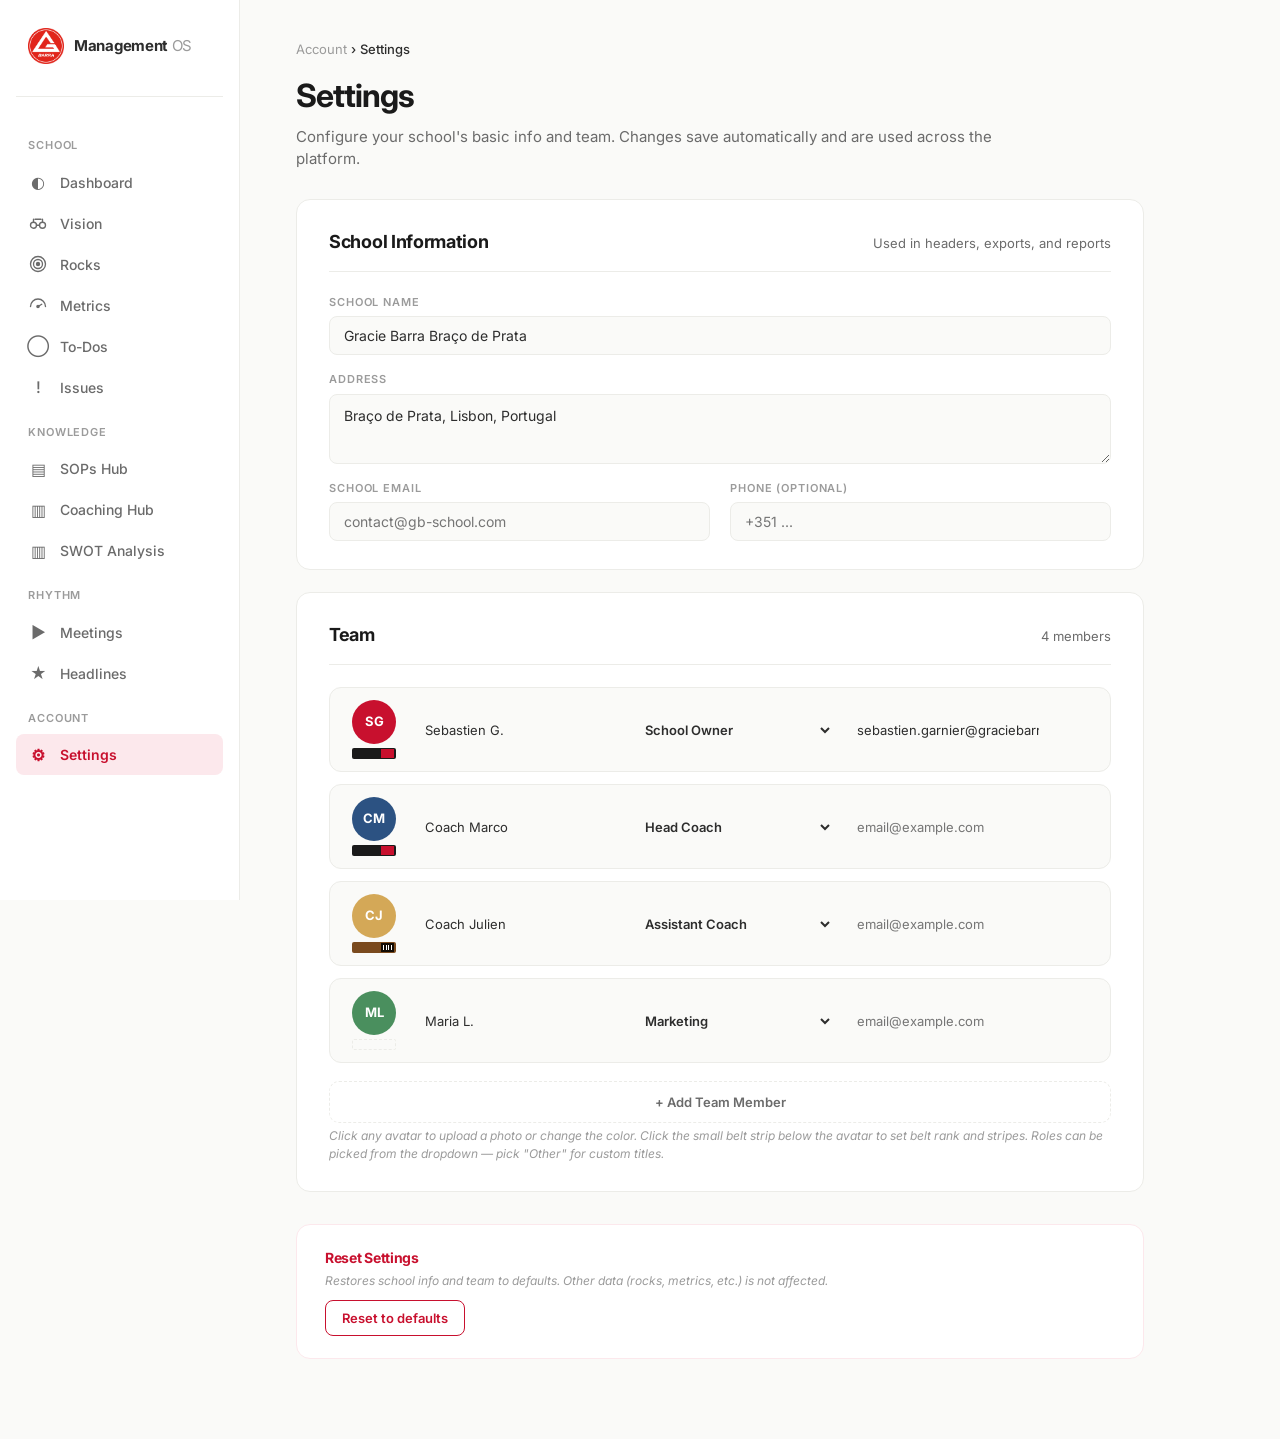
<file: settings.html>
<!DOCTYPE html>
<html lang="en">
<head>
<meta charset="UTF-8">
<meta name="viewport" content="width=device-width, initial-scale=1.0">
<title>GB Platform — Settings</title>
<link href="https://fonts.googleapis.com/css2?family=Inter:wght@300;400;500;600;700;800&display=swap" rel="stylesheet">
<style>
  * { margin: 0; padding: 0; box-sizing: border-box; }

  :root {
    --gb-red: #C8102E;
    --gb-red-soft: #FCE8EC;
    --gb-dark: #1A1A1A;
    --text: #2D2D2D;
    --text-soft: #6B6B6B;
    --text-faint: #9B9B9B;
    --bg: #FAFAF8;
    --card: #FFFFFF;
    --border: #ECECE8;
    --accent: #D4A857;
    --green: #4A8F5E;
    --green-soft: #E8F4EC;
    --amber: #D97706;
    --amber-soft: #FEF3E2;
    --blue: #2563EB;
    --blue-soft: #DBEAFE;
    --shadow-sm: 0 1px 2px rgba(0,0,0,0.04);
    --shadow-md: 0 4px 16px rgba(0,0,0,0.06);
    --shadow-lg: 0 12px 32px rgba(0,0,0,0.10);
  }

  body {
    font-family: 'Inter', -apple-system, BlinkMacSystemFont, sans-serif;
    background: var(--bg);
    color: var(--text);
    line-height: 1.5;
    -webkit-font-smoothing: antialiased;
  }
  .app { display: grid; grid-template-columns: 240px 1fr; min-height: 100vh; }

  /* === SIDEBAR === */
  .sidebar {
    background: #FFFFFF;
    border-right: 1px solid var(--border);
    padding: 28px 16px;
    position: sticky; top: 0; height: 100vh;
  }
  .logo {
    display: flex; align-items: center; gap: 10px;
    padding: 0 12px 32px; border-bottom: 1px solid var(--border); margin-bottom: 24px;
  }
  .logo-mark { width: 36px; height: 36px; display: flex; align-items: center; justify-content: center; flex-shrink: 0; }
  .logo-mark img { width: 100%; height: 100%; display: block; object-fit: contain; }
  .logo-text { font-weight: 700; font-size: 15px; letter-spacing: -0.3px; }
  .logo-text span { color: var(--text-faint); font-weight: 400; }

  .nav-section {
    font-size: 11px; text-transform: uppercase; letter-spacing: 0.08em;
    color: var(--text-faint); padding: 16px 12px 8px; font-weight: 600;
  }
  .nav-item {
    display: flex; align-items: center; gap: 12px;
    padding: 10px 12px; border-radius: 8px;
    color: var(--text-soft); cursor: pointer;
    font-size: 14px; font-weight: 500; transition: all 0.15s;
  }
  .nav-item:hover { background: var(--bg); color: var(--text); }
  .nav-item.active { background: var(--gb-red-soft); color: var(--gb-red); font-weight: 600; }
  .nav-item .icon { font-size: 16px; width: 20px; height: 20px; display: inline-flex; align-items: center; justify-content: center; flex-shrink: 0; }
  .nav-item .icon svg { width: 18px; height: 18px; }

  /* === MAIN === */
  .main { padding: 40px 56px 80px; max-width: 960px; }
  .breadcrumb { font-size: 13px; color: var(--text-faint); margin-bottom: 12px; }
  .breadcrumb span { color: var(--text); font-weight: 500; }
  .page-header { margin-bottom: 28px; }
  .page-title {
    font-size: 32px; font-weight: 700; letter-spacing: -0.8px;
    color: var(--gb-dark); margin-bottom: 6px;
  }
  .page-subtitle { font-size: 15px; color: var(--text-soft); max-width: 720px; }

  /* === SECTION CARDS === */
  .section {
    background: white;
    border: 1px solid var(--border);
    border-radius: 14px;
    padding: 28px 32px;
    margin-bottom: 22px;
  }
  .section-header {
    display: flex; justify-content: space-between; align-items: baseline;
    margin-bottom: 22px; padding-bottom: 16px;
    border-bottom: 1px solid var(--border);
  }
  .section-title {
    font-size: 18px; font-weight: 700;
    color: var(--gb-dark); letter-spacing: -0.3px;
  }
  .section-meta {
    font-size: 13px; color: var(--text-soft);
  }

  /* === FORM FIELDS === */
  .form-grid {
    display: grid;
    grid-template-columns: 1fr 1fr;
    gap: 16px 20px;
  }
  .form-field {
    display: flex; flex-direction: column; gap: 6px;
  }
  .form-field.full { grid-column: 1 / -1; }
  .field-label {
    font-size: 11px; text-transform: uppercase;
    letter-spacing: 0.08em; color: var(--text-faint); font-weight: 600;
  }
  .field-input {
    font-size: 14px; color: var(--text);
    padding: 10px 14px;
    background: var(--bg);
    border: 1px solid var(--border);
    border-radius: 8px;
    font-family: inherit;
    outline: none;
    transition: all 0.15s;
  }
  .field-input:hover { border-color: var(--text-soft); }
  .field-input:focus {
    background: white;
    border-color: var(--gb-red);
    box-shadow: 0 0 0 3px var(--gb-red-soft);
  }
  select.field-input { cursor: pointer; }
  textarea.field-input {
    min-height: 70px;
    resize: vertical;
    line-height: 1.5;
  }

  /* === TEAM LIST === */
  .team-list {
    display: flex;
    flex-direction: column;
    gap: 12px;
    margin-bottom: 18px;
  }
  .team-row {
    display: grid;
    grid-template-columns: 56px 1fr 1fr 1fr 32px;
    gap: 12px;
    align-items: center;
    background: var(--bg);
    border: 1px solid var(--border);
    border-radius: 12px;
    padding: 12px 16px;
    transition: all 0.15s;
  }
  .team-row:hover {
    background: white;
    border-color: var(--text-soft);
  }

  .avatar-stack {
    display: flex;
    flex-direction: column;
    align-items: center;
    gap: 4px;
  }

  .avatar {
    width: 44px; height: 44px;
    border-radius: 50%;
    color: white;
    display: flex; align-items: center; justify-content: center;
    font-size: 13px; font-weight: 700;
    flex-shrink: 0;
    cursor: pointer;
    transition: transform 0.15s;
    background-size: cover;
    background-position: center;
    position: relative;
  }
  .avatar:hover { transform: scale(1.08); }
  .avatar.col-1 { background-color: #2C5282; }
  .avatar.col-2 { background-color: #C8102E; }
  .avatar.col-3 { background-color: #4A8F5E; }
  .avatar.col-4 { background-color: #D4A857; }
  .avatar.col-5 { background-color: #6B46C1; }
  .avatar.col-6 { background-color: #0F766E; }
  .avatar.has-photo {
    color: transparent;
    border: 2px solid white;
    box-shadow: 0 0 0 1px var(--border);
  }
  .avatar.has-photo::after {
    content: '📷';
    position: absolute;
    bottom: -2px;
    right: -2px;
    background: white;
    border-radius: 50%;
    width: 14px; height: 14px;
    font-size: 8px;
    display: flex; align-items: center; justify-content: center;
    box-shadow: 0 0 0 1px var(--border);
    opacity: 0;
    transition: opacity 0.15s;
  }
  .avatar.has-photo:hover::after { opacity: 1; }

  /* === BELT STRIP === */
  .belt-strip {
    width: 44px;
    height: 11px;
    border-radius: 2px;
    cursor: pointer;
    display: flex;
    justify-content: flex-end;
    align-items: stretch;
    position: relative;
    border: 1px solid rgba(0,0,0,0.08);
    overflow: hidden;
    transition: transform 0.15s;
  }
  .belt-strip:hover { transform: scale(1.08); }
  .belt-strip.belt-white { background: #E8E8E8; }
  .belt-strip.belt-blue { background: #1E5FB4; border-color: transparent; }
  .belt-strip.belt-purple { background: #6A3AA1; border-color: transparent; }
  .belt-strip.belt-brown { background: #7A4A1E; border-color: transparent; }
  .belt-strip.belt-black { background: #1A1A1A; border-color: transparent; }
  .belt-strip.belt-coral {
    background: linear-gradient(90deg, #1A1A1A 0%, #1A1A1A 50%, #C8102E 50%, #C8102E 100%);
    border-color: transparent;
  }
  .belt-strip.belt-red { background: #C8102E; border-color: transparent; }
  .belt-strip.belt-none {
    background: var(--bg);
    border-style: dashed;
    border-color: var(--border);
  }

  .belt-rank-bar {
    width: 13px;
    background: rgba(0,0,0,0.85);
    margin-right: 1px;
    display: flex;
    align-items: center;
    justify-content: space-evenly;
    padding: 0 1px;
    flex-shrink: 0;
  }
  .belt-strip.belt-black .belt-rank-bar,
  .belt-strip.belt-coral .belt-rank-bar,
  .belt-strip.belt-red .belt-rank-bar { background: #C8102E; }
  .belt-strip.belt-white .belt-rank-bar { background: rgba(0,0,0,0.7); }
  .belt-strip.belt-none .belt-rank-bar { display: none; }
  .stripe {
    width: 1.3px;
    height: 65%;
    background: white;
    flex-shrink: 0;
  }

  /* === AVATAR / BELT POPOVERS === */
  .editor-popover {
    position: absolute;
    background: white;
    border: 1px solid var(--border);
    border-radius: 12px;
    padding: 14px;
    display: none;
    box-shadow: var(--shadow-lg);
    z-index: 30;
    min-width: 240px;
  }
  .editor-popover.open { display: block; }
  .editor-row {
    margin-bottom: 12px;
  }
  .editor-row:last-child { margin-bottom: 0; }
  .editor-row-label {
    font-size: 10px;
    text-transform: uppercase;
    letter-spacing: 0.08em;
    color: var(--text-faint);
    font-weight: 700;
    margin-bottom: 6px;
  }
  .editor-row-content {
    display: flex;
    gap: 6px;
    flex-wrap: wrap;
  }
  .editor-btn {
    background: var(--gb-red);
    color: white;
    border: none;
    padding: 8px 14px;
    border-radius: 6px;
    font-size: 12px;
    font-weight: 600;
    cursor: pointer;
    font-family: inherit;
  }
  .editor-btn:hover { background: #A50D26; }
  .editor-btn.secondary {
    background: transparent;
    color: var(--text-soft);
    border: 1px solid var(--border);
  }
  .editor-btn.secondary:hover {
    background: var(--gb-red-soft);
    color: var(--gb-red);
    border-color: var(--gb-red);
  }

  .belt-option {
    width: 32px;
    height: 11px;
    border-radius: 2px;
    cursor: pointer;
    border: 1px solid rgba(0,0,0,0.08);
    transition: transform 0.15s;
  }
  .belt-option:hover { transform: scale(1.15); }
  .belt-option.selected {
    box-shadow: 0 0 0 2px var(--gb-red);
    transform: scale(1.1);
  }
  .belt-option.belt-white { background: #E8E8E8; }
  .belt-option.belt-blue { background: #1E5FB4; border-color: transparent; }
  .belt-option.belt-purple { background: #6A3AA1; border-color: transparent; }
  .belt-option.belt-brown { background: #7A4A1E; border-color: transparent; }
  .belt-option.belt-black { background: #1A1A1A; border-color: transparent; }
  .belt-option.belt-coral { background: linear-gradient(90deg, #1A1A1A 50%, #C8102E 50%); border-color: transparent; }
  .belt-option.belt-red { background: #C8102E; border-color: transparent; }
  .belt-option.belt-none {
    background: var(--bg);
    border-style: dashed;
    border-color: var(--border);
  }

  .stripe-option {
    width: 30px; height: 28px;
    border: 1px solid var(--border);
    background: white;
    border-radius: 6px;
    font-size: 12px;
    font-weight: 700;
    cursor: pointer;
    color: var(--text-soft);
    font-family: inherit;
  }
  .stripe-option:hover { color: var(--text); border-color: var(--text-soft); }
  .stripe-option.selected {
    background: var(--gb-dark);
    color: white;
    border-color: var(--gb-dark);
  }

  .color-swatch {
    width: 28px; height: 28px;
    border-radius: 50%;
    cursor: pointer;
    border: 2px solid white;
    box-shadow: 0 0 0 1px var(--border);
    transition: transform 0.15s;
  }
  .color-swatch:hover { transform: scale(1.1); }
  .color-swatch.selected { box-shadow: 0 0 0 2px var(--gb-red); }
  .color-swatch.col-1 { background: #2C5282; }
  .color-swatch.col-2 { background: #C8102E; }
  .color-swatch.col-3 { background: #4A8F5E; }
  .color-swatch.col-4 { background: #D4A857; }
  .color-swatch.col-5 { background: #6B46C1; }
  .color-swatch.col-6 { background: #0F766E; }

  .team-input {
    background: transparent;
    border: 1px solid transparent;
    padding: 7px 10px;
    border-radius: 6px;
    font-family: inherit;
    font-size: 13px;
    color: var(--text);
    outline: none;
    width: 100%;
    transition: all 0.15s;
  }
  .team-input:hover {
    background: white;
    border-color: var(--border);
  }
  .team-input:focus {
    background: white;
    border-color: var(--gb-red);
    box-shadow: 0 0 0 3px var(--gb-red-soft);
  }
  .team-input.role-select {
    cursor: pointer;
    font-weight: 600;
  }

  .delete-team {
    background: transparent;
    border: none;
    width: 28px; height: 28px;
    border-radius: 6px;
    cursor: pointer;
    color: var(--text-faint);
    font-size: 13px;
    opacity: 0;
    transition: opacity 0.15s;
  }
  .team-row:hover .delete-team { opacity: 1; }
  .delete-team:hover { background: var(--gb-red-soft); color: var(--gb-red); }

  .add-team-btn {
    background: transparent;
    border: 1px dashed var(--border);
    color: var(--text-soft);
    padding: 12px 18px;
    border-radius: 10px;
    font-size: 13px;
    font-weight: 600;
    cursor: pointer;
    font-family: inherit;
    width: 100%;
    transition: all 0.15s;
  }
  .add-team-btn:hover {
    color: var(--gb-red);
    border-color: var(--gb-red);
    border-style: solid;
  }

  /* Color swatches now live inside .editor-popover (defined above) */

  /* === SAVE === */
  .save-indicator {
    position: fixed; bottom: 24px; right: 24px;
    background: var(--gb-dark); color: white;
    padding: 10px 16px; border-radius: 8px;
    font-size: 13px; font-weight: 500;
    opacity: 0; transform: translateY(10px);
    transition: all 0.3s; z-index: 100;
    box-shadow: var(--shadow-lg);
  }
  .save-indicator.show { opacity: 1; transform: translateY(0); }

  .hint {
    font-size: 12px;
    color: var(--text-faint);
    margin-top: 4px;
    font-style: italic;
  }

  .danger-zone {
    background: white;
    border: 1px solid var(--gb-red-soft);
    border-radius: 14px;
    padding: 22px 28px;
    margin-top: 32px;
  }
  .danger-zone .section-title { color: var(--gb-red); font-size: 14px; }
  .danger-btn {
    background: transparent;
    border: 1px solid var(--gb-red);
    color: var(--gb-red);
    padding: 9px 16px;
    border-radius: 8px;
    font-size: 13px;
    font-weight: 600;
    cursor: pointer;
    font-family: inherit;
    margin-top: 10px;
  }
  .danger-btn:hover { background: var(--gb-red); color: white; }
</style>
<link rel="stylesheet" href="responsive.css">
<script src="responsive.js" defer></script>
</head>
<body>

<div class="app">
  <aside class="sidebar">
    <div class="logo">
      <div class="logo-mark"><img src="gracie-barra-logo.png.png" alt="Gracie Barra"></div>
      <div class="logo-text">Management <span>OS</span></div>
    </div>

    <div class="nav-section">School</div>
    <div class="nav-item" onclick="location.href='dashboard.html'"><span class="icon">◐</span> Dashboard</div>
    <div class="nav-item" onclick="location.href='vision.html'"><span class="icon"><svg viewBox="0 0 24 24" fill="none" stroke="currentColor" stroke-width="1.8" stroke-linecap="round" stroke-linejoin="round"><circle cx="6" cy="15" r="4"/><circle cx="18" cy="15" r="4"/><path d="M6 11V7m12 4V7M8 7h8"/><path d="M10 15h4"/></svg></span> Vision</div>
    <div class="nav-item" onclick="location.href='rocks.html'"><span class="icon"><svg viewBox="0 0 24 24" fill="none" stroke="currentColor" stroke-width="1.8" stroke-linecap="round" stroke-linejoin="round"><circle cx="12" cy="12" r="10"/><circle cx="12" cy="12" r="6"/><circle cx="12" cy="12" r="2" fill="currentColor"/></svg></span> Rocks</div>
    <div class="nav-item" onclick="location.href='metrics.html'"><span class="icon"><svg viewBox="0 0 24 24" fill="none" stroke="currentColor" stroke-width="1.8" stroke-linecap="round" stroke-linejoin="round"><path d="M2 14a10 10 0 0 1 20 0"/><path d="M12 14l5-3"/><circle cx="12" cy="14" r="1.5" fill="currentColor"/></svg></span> Metrics</div>
    <div class="nav-item" onclick="location.href='todos.html'"><span class="icon">◯</span> To-Dos</div>
    <div class="nav-item" onclick="location.href='issues.html'"><span class="icon">!</span> Issues</div>

    <div class="nav-section">Knowledge</div>
    <div class="nav-item" onclick="location.href='sops.html'"><span class="icon">▤</span> SOPs Hub</div>
    <div class="nav-item" onclick="location.href='coaching-hub.html'"><span class="icon">▥</span> Coaching Hub</div>
    <div class="nav-item" onclick="location.href='swot.html'"><span class="icon">▥</span> SWOT Analysis</div>

    <div class="nav-section">Rhythm</div>
    <div class="nav-item" onclick="location.href='meetings.html'"><span class="icon">▶</span> Meetings</div>
    <div class="nav-item"><span class="icon">★</span> Headlines</div>

    <div class="nav-section">Account</div>
    <div class="nav-item active"><span class="icon">⚙</span> Settings</div>
  </aside>

  <main class="main">
    <div class="breadcrumb">Account <span>›</span> <span>Settings</span></div>
    <div class="page-header">
      <h1 class="page-title">Settings</h1>
      <p class="page-subtitle">Configure your school's basic info and team. Changes save automatically and are used across the platform.</p>
    </div>

    <!-- SCHOOL INFO -->
    <section class="section">
      <div class="section-header">
        <div class="section-title">School Information</div>
        <div class="section-meta">Used in headers, exports, and reports</div>
      </div>

      <div class="form-grid">
        <div class="form-field full">
          <label class="field-label" for="schoolName">School Name</label>
          <input class="field-input" id="schoolName" placeholder="e.g. Gracie Barra Braço de Prata">
        </div>
        <div class="form-field full">
          <label class="field-label" for="schoolAddress">Address</label>
          <textarea class="field-input" id="schoolAddress" placeholder="Street, city, postal code, country"></textarea>
        </div>
        <div class="form-field">
          <label class="field-label" for="schoolEmail">School Email</label>
          <input class="field-input" id="schoolEmail" type="email" placeholder="contact@gb-school.com">
        </div>
        <div class="form-field">
          <label class="field-label" for="schoolPhone">Phone (optional)</label>
          <input class="field-input" id="schoolPhone" placeholder="+351 ...">
        </div>
      </div>
    </section>

    <!-- TEAM -->
    <section class="section">
      <div class="section-header">
        <div class="section-title">Team</div>
        <div class="section-meta" id="teamMeta">0 members</div>
      </div>

      <div class="team-list" id="teamList"></div>
      <button class="add-team-btn" onclick="addMember()">+ Add Team Member</button>
      <div class="hint">Click any avatar to upload a photo or change the color. Click the small belt strip below the avatar to set belt rank and stripes. Roles can be picked from the dropdown — pick "Other" for custom titles.</div>
    </section>

    <!-- DANGER ZONE -->
    <section class="danger-zone">
      <div class="section-title">Reset Settings</div>
      <div class="hint" style="margin: 4px 0 0;">Restores school info and team to defaults. Other data (rocks, metrics, etc.) is not affected.</div>
      <button class="danger-btn" onclick="resetAll()">Reset to defaults</button>
    </section>
  </main>
</div>

<!-- Editor popovers -->
<div class="editor-popover" id="avatarPopover"></div>
<div class="editor-popover" id="beltPopover"></div>
<input type="file" id="photoUpload" accept="image/*" style="display:none;">

<div class="save-indicator" id="saveIndicator">✓ Saved</div>

<script>
  const STORAGE_KEY = 'gb_settings_v1';

  const PREDEFINED_ROLES = [
    'School Owner',
    'Program Director',
    'Head Coach',
    'Assistant Coach',
    'Marketing',
    'Other'
  ];

  const DEFAULT_DATA = {
    school: {
      name: 'Gracie Barra Braço de Prata',
      address: 'Braço de Prata, Lisbon, Portugal',
      email: '',
      phone: ''
    },
    team: [
      { id: 'm-seb', name: 'Sebastien G.', role: 'School Owner', email: 'sebastien.garnier@graciebarra.com', color: 2, belt: 'black', stripes: 0, photoData: '' },
      { id: 'm-marco', name: 'Coach Marco', role: 'Head Coach', email: '', color: 1, belt: 'black', stripes: 0, photoData: '' },
      { id: 'm-julien', name: 'Coach Julien', role: 'Assistant Coach', email: '', color: 4, belt: 'brown', stripes: 4, photoData: '' },
      { id: 'm-maria', name: 'Maria L.', role: 'Marketing', email: '', color: 3, belt: 'none', stripes: 0, photoData: '' }
    ]
  };

  const BELTS = [
    { id: 'white', label: 'White' },
    { id: 'blue', label: 'Blue' },
    { id: 'purple', label: 'Purple' },
    { id: 'brown', label: 'Brown' },
    { id: 'black', label: 'Black' },
    { id: 'coral', label: 'Coral' },
    { id: 'red', label: 'Red' },
    { id: 'none', label: 'N/A' }
  ];

  let data = loadData();
  let openColorPicker = null;

  function loadData() {
    try {
      const raw = localStorage.getItem(STORAGE_KEY);
      if (raw) return JSON.parse(raw);
    } catch (e) {}
    return JSON.parse(JSON.stringify(DEFAULT_DATA));
  }
  function saveData() {
    localStorage.setItem(STORAGE_KEY, JSON.stringify(data));
    showSaved();
  }
  function showSaved() {
    const el = document.getElementById('saveIndicator');
    el.classList.add('show');
    clearTimeout(showSaved._t);
    showSaved._t = setTimeout(() => el.classList.remove('show'), 1500);
  }
  function escapeAttr(s) { return String(s ?? '').replace(/"/g, '&quot;'); }
  function escapeHtml(s) {
    return String(s ?? '').replace(/[&<>"']/g, c => ({ '&':'&amp;','<':'&lt;','>':'&gt;','"':'&quot;',"'":'&#39;' }[c]));
  }
  function initialsOf(name) {
    return String(name || '').split(/\s+/).filter(Boolean).map(w => w[0]).join('').slice(0,2).toUpperCase() || '?';
  }

  // === RENDER ===
  function renderSchool() {
    document.getElementById('schoolName').value = data.school.name || '';
    document.getElementById('schoolAddress').value = data.school.address || '';
    document.getElementById('schoolEmail').value = data.school.email || '';
    document.getElementById('schoolPhone').value = data.school.phone || '';
  }

  function renderTeam() {
    const list = document.getElementById('teamList');
    list.innerHTML = data.team.map(m => {
      const belt = m.belt || 'none';
      const stripes = Math.max(0, Math.min(4, m.stripes || 0));
      const photoStyle = m.photoData ? `background-image: url('${m.photoData.replace(/'/g, "\\'")}');` : '';
      const photoClass = m.photoData ? 'has-photo' : '';

      return `
        <div class="team-row" data-id="${m.id}">
          <div class="avatar-stack">
            <div class="avatar col-${m.color || 1} ${photoClass}" style="${photoStyle}" onclick="openAvatarEdit(event, '${m.id}')" title="Click to edit photo or color">${m.photoData ? '' : initialsOf(m.name)}</div>
            <div class="belt-strip belt-${belt}" onclick="openBeltPick(event, '${m.id}')" title="Click to set belt rank">
              <div class="belt-rank-bar">${'<div class="stripe"></div>'.repeat(stripes)}</div>
            </div>
          </div>
          <input class="team-input" data-field="name" placeholder="Full name" value="${escapeAttr(m.name)}">
          <select class="team-input role-select" data-field="role">
            ${PREDEFINED_ROLES.map(r => `<option value="${escapeAttr(r)}" ${m.role === r ? 'selected' : ''}>${escapeHtml(r)}</option>`).join('')}
            ${!PREDEFINED_ROLES.includes(m.role) && m.role ? `<option selected value="${escapeAttr(m.role)}">${escapeHtml(m.role)} (custom)</option>` : ''}
          </select>
          <input class="team-input" data-field="email" type="email" placeholder="email@example.com" value="${escapeAttr(m.email || '')}">
          <button class="delete-team" onclick="deleteMember('${m.id}')" title="Remove">✕</button>
        </div>
      `;
    }).join('');

    document.getElementById('teamMeta').textContent = data.team.length + ' member' + (data.team.length === 1 ? '' : 's');

    // Wire up inputs
    list.querySelectorAll('.team-row').forEach(row => {
      const id = row.dataset.id;
      row.querySelectorAll('[data-field]').forEach(input => {
        input.addEventListener('blur', () => {
          const member = data.team.find(m => m.id === id);
          if (!member) return;
          const field = input.dataset.field;
          let val = input.value;
          if (field === 'role' && val === 'Other') {
            const custom = prompt('Custom role name:', member.role && !PREDEFINED_ROLES.includes(member.role) ? member.role : '');
            if (custom && custom.trim()) {
              val = custom.trim();
            } else {
              val = 'Other';
            }
          }
          member[field] = val;
          saveData();
          if (field === 'name') {
            row.querySelector('.avatar').textContent = initialsOf(val);
          }
        });
      });
    });
  }

  // === ACTIONS ===
  window.addMember = () => {
    const newId = 'm-' + Date.now();
    const usedColors = data.team.map(m => m.color);
    let nextColor = 1;
    for (let i = 1; i <= 6; i++) {
      if (!usedColors.includes(i)) { nextColor = i; break; }
    }
    data.team.push({
      id: newId,
      name: '',
      role: 'Head Coach',
      email: '',
      color: nextColor,
      belt: 'none',
      stripes: 0,
      photoData: ''
    });
    saveData();
    renderTeam();
    // Focus the new row's name field
    const row = document.querySelector(`.team-row[data-id="${newId}"]`);
    if (row) row.querySelector('[data-field="name"]').focus();
  };

  window.deleteMember = (id) => {
    const m = data.team.find(x => x.id === id);
    if (!m) return;
    if (!confirm(`Remove ${m.name || 'this member'} from the team?`)) return;
    data.team = data.team.filter(x => x.id !== id);
    saveData();
    renderTeam();
  };

  window.resetAll = () => {
    if (!confirm('Reset school info and team to defaults? This won\'t touch rocks, metrics, or other data.')) return;
    data = JSON.parse(JSON.stringify(DEFAULT_DATA));
    saveData();
    renderSchool();
    renderTeam();
  };

  // === AVATAR EDITOR (photo + color) ===
  let activeEditorMemberId = null;

  function positionPopover(popover, anchor) {
    const rect = anchor.getBoundingClientRect();
    popover.style.top = (rect.bottom + window.scrollY + 6) + 'px';
    // Keep popover inside viewport
    const leftCandidate = rect.left + window.scrollX;
    const maxLeft = window.scrollX + window.innerWidth - 260;
    popover.style.left = Math.min(leftCandidate, maxLeft) + 'px';
  }

  function closeAllPopovers() {
    document.getElementById('avatarPopover').classList.remove('open');
    document.getElementById('beltPopover').classList.remove('open');
    activeEditorMemberId = null;
  }

  window.openAvatarEdit = (e, memberId) => {
    e.stopPropagation();
    closeAllPopovers();
    const popover = document.getElementById('avatarPopover');
    const member = data.team.find(m => m.id === memberId);
    if (!member) return;
    activeEditorMemberId = memberId;

    popover.innerHTML = `
      <div class="editor-row">
        <div class="editor-row-label">Profile Photo</div>
        <div class="editor-row-content">
          <button class="editor-btn" onclick="triggerPhotoUpload('${member.id}')">${member.photoData ? 'Change Photo' : 'Upload Photo'}</button>
          ${member.photoData ? `<button class="editor-btn secondary" onclick="removePhoto('${member.id}')">Remove</button>` : ''}
        </div>
      </div>
      <div class="editor-row">
        <div class="editor-row-label">Initials Color</div>
        <div class="editor-row-content">
          ${[1,2,3,4,5,6].map(c => `<div class="color-swatch col-${c} ${member.color === c ? 'selected' : ''}" data-color="${c}"></div>`).join('')}
        </div>
      </div>
    `;
    positionPopover(popover, e.currentTarget || e.target);
    popover.classList.add('open');

    popover.querySelectorAll('.color-swatch').forEach(sw => {
      sw.addEventListener('click', (ev) => {
        ev.stopPropagation();
        const m = data.team.find(x => x.id === memberId);
        if (!m) return;
        m.color = parseInt(sw.dataset.color);
        saveData();
        renderTeam();
        // refresh popover selection
        popover.querySelectorAll('.color-swatch').forEach(s => s.classList.remove('selected'));
        sw.classList.add('selected');
      });
    });
  };

  window.triggerPhotoUpload = (memberId) => {
    const input = document.getElementById('photoUpload');
    input.value = '';
    input.dataset.memberId = memberId;
    input.click();
  };

  window.removePhoto = (memberId) => {
    const m = data.team.find(x => x.id === memberId);
    if (!m) return;
    m.photoData = '';
    saveData();
    renderTeam();
    closeAllPopovers();
  };

  document.getElementById('photoUpload').addEventListener('change', (e) => {
    const file = e.target.files[0];
    const memberId = e.target.dataset.memberId;
    if (!file || !memberId) return;
    const reader = new FileReader();
    reader.onload = (ev) => {
      // Resize to max 256x256 using canvas to save storage
      const img = new Image();
      img.onload = () => {
        const max = 256;
        const ratio = Math.min(max / img.width, max / img.height, 1);
        const w = Math.round(img.width * ratio);
        const h = Math.round(img.height * ratio);
        const canvas = document.createElement('canvas');
        canvas.width = w; canvas.height = h;
        const ctx = canvas.getContext('2d');
        ctx.drawImage(img, 0, 0, w, h);
        const dataUrl = canvas.toDataURL('image/jpeg', 0.85);

        const m = data.team.find(x => x.id === memberId);
        if (!m) return;
        m.photoData = dataUrl;
        saveData();
        renderTeam();
        closeAllPopovers();
      };
      img.src = ev.target.result;
    };
    reader.readAsDataURL(file);
  });

  // === BELT PICKER ===
  window.openBeltPick = (e, memberId) => {
    e.stopPropagation();
    closeAllPopovers();
    const popover = document.getElementById('beltPopover');
    const member = data.team.find(m => m.id === memberId);
    if (!member) return;
    activeEditorMemberId = memberId;

    popover.innerHTML = `
      <div class="editor-row">
        <div class="editor-row-label">Belt</div>
        <div class="editor-row-content">
          ${BELTS.map(b => `<div class="belt-option belt-${b.id} ${member.belt === b.id ? 'selected' : ''}" data-belt="${b.id}" title="${escapeAttr(b.label)}"></div>`).join('')}
        </div>
      </div>
      <div class="editor-row">
        <div class="editor-row-label">Stripes</div>
        <div class="editor-row-content">
          ${[0,1,2,3,4].map(s => `<button class="stripe-option ${(member.stripes||0) === s ? 'selected' : ''}" data-stripes="${s}">${s}</button>`).join('')}
        </div>
      </div>
    `;
    positionPopover(popover, e.currentTarget || e.target);
    popover.classList.add('open');

    popover.querySelectorAll('.belt-option').forEach(opt => {
      opt.addEventListener('click', (ev) => {
        ev.stopPropagation();
        const m = data.team.find(x => x.id === memberId);
        if (!m) return;
        m.belt = opt.dataset.belt;
        if (m.belt === 'none') m.stripes = 0;
        saveData();
        renderTeam();
        popover.querySelectorAll('.belt-option').forEach(o => o.classList.remove('selected'));
        opt.classList.add('selected');
      });
    });

    popover.querySelectorAll('.stripe-option').forEach(btn => {
      btn.addEventListener('click', (ev) => {
        ev.stopPropagation();
        const m = data.team.find(x => x.id === memberId);
        if (!m) return;
        m.stripes = parseInt(btn.dataset.stripes);
        saveData();
        renderTeam();
        popover.querySelectorAll('.stripe-option').forEach(b => b.classList.remove('selected'));
        btn.classList.add('selected');
      });
    });
  };

  document.addEventListener('click', (e) => {
    if (activeEditorMemberId &&
        !e.target.closest('.editor-popover') &&
        !e.target.closest('.avatar') &&
        !e.target.closest('.belt-strip')) {
      closeAllPopovers();
    }
  });
  document.addEventListener('keydown', (e) => {
    if (e.key === 'Escape') closeAllPopovers();
  });

  // === SCHOOL INFO HANDLERS ===
  ['schoolName', 'schoolAddress', 'schoolEmail', 'schoolPhone'].forEach(id => {
    document.getElementById(id).addEventListener('blur', () => {
      const field = id.replace('school', '').toLowerCase();
      data.school[field] = document.getElementById(id).value.trim();
      saveData();
    });
  });

  // Initial render
  renderSchool();
  renderTeam();
</script>

</body>
</html>
</file>
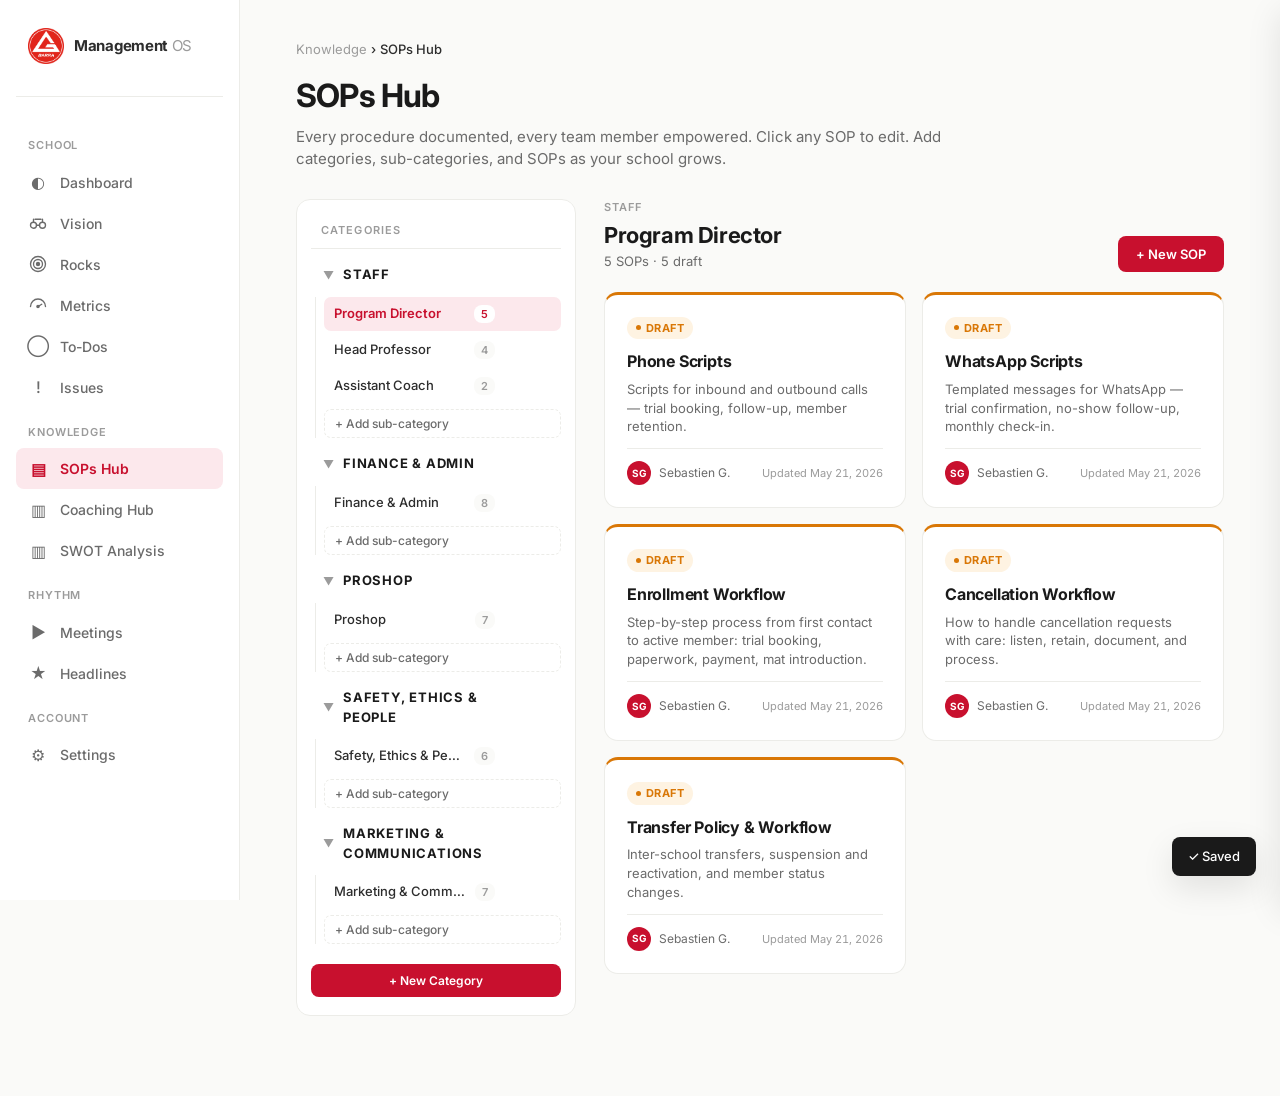
<file: sops.html>
<!DOCTYPE html>
<html lang="en">
<head>
<meta charset="UTF-8">
<meta name="viewport" content="width=device-width, initial-scale=1.0">
<title>GB Platform — SOPs Hub</title>
<link href="https://fonts.googleapis.com/css2?family=Inter:wght@300;400;500;600;700;800&display=swap" rel="stylesheet">
<style>
  * { margin: 0; padding: 0; box-sizing: border-box; }

  :root {
    --gb-red: #C8102E;
    --gb-red-soft: #FCE8EC;
    --gb-dark: #1A1A1A;
    --text: #2D2D2D;
    --text-soft: #6B6B6B;
    --text-faint: #9B9B9B;
    --bg: #FAFAF8;
    --card: #FFFFFF;
    --border: #ECECE8;
    --accent: #D4A857;
    --green: #4A8F5E;
    --green-soft: #E8F4EC;
    --amber: #D97706;
    --amber-soft: #FEF3E2;
    --blue: #2563EB;
    --blue-soft: #DBEAFE;
    --shadow-sm: 0 1px 2px rgba(0,0,0,0.04);
    --shadow-md: 0 4px 16px rgba(0,0,0,0.06);
    --shadow-lg: 0 12px 32px rgba(0,0,0,0.10);
  }

  body {
    font-family: 'Inter', -apple-system, BlinkMacSystemFont, sans-serif;
    background: var(--bg);
    color: var(--text);
    line-height: 1.5;
    -webkit-font-smoothing: antialiased;
  }
  .app { display: grid; grid-template-columns: 240px 1fr; min-height: 100vh; }

  /* === SIDEBAR === */
  .sidebar {
    background: #FFFFFF;
    border-right: 1px solid var(--border);
    padding: 28px 16px;
    position: sticky; top: 0; height: 100vh;
  }
  .logo {
    display: flex; align-items: center; gap: 10px;
    padding: 0 12px 32px; border-bottom: 1px solid var(--border); margin-bottom: 24px;
  }
  .logo-mark { width: 36px; height: 36px; display: flex; align-items: center; justify-content: center; flex-shrink: 0; }
  .logo-mark img { width: 100%; height: 100%; display: block; object-fit: contain; }
  .logo-text { font-weight: 700; font-size: 15px; letter-spacing: -0.3px; }
  .logo-text span { color: var(--text-faint); font-weight: 400; }

  .nav-section {
    font-size: 11px; text-transform: uppercase; letter-spacing: 0.08em;
    color: var(--text-faint); padding: 16px 12px 8px; font-weight: 600;
  }
  .nav-item {
    display: flex; align-items: center; gap: 12px;
    padding: 10px 12px; border-radius: 8px;
    color: var(--text-soft); cursor: pointer;
    font-size: 14px; font-weight: 500; transition: all 0.15s;
  }
  .nav-item:hover { background: var(--bg); color: var(--text); }
  .nav-item.active { background: var(--gb-red-soft); color: var(--gb-red); font-weight: 600; }
  .nav-item .icon { font-size: 16px; width: 20px; height: 20px; display: inline-flex; align-items: center; justify-content: center; flex-shrink: 0; }
  .nav-item .icon svg { width: 18px; height: 18px; }

  /* === MAIN === */
  .main { padding: 40px 56px 80px; max-width: 1400px; }
  .breadcrumb { font-size: 13px; color: var(--text-faint); margin-bottom: 12px; }
  .breadcrumb span { color: var(--text); font-weight: 500; }
  .page-header { margin-bottom: 28px; }
  .page-title {
    font-size: 32px; font-weight: 700; letter-spacing: -0.8px;
    color: var(--gb-dark); margin-bottom: 6px;
  }
  .page-subtitle { font-size: 15px; color: var(--text-soft); max-width: 720px; }

  /* === SOPS LAYOUT === */
  .sops-layout {
    display: grid;
    grid-template-columns: 280px 1fr;
    gap: 28px;
    align-items: start;
  }

  /* === TREE NAV === */
  .tree-nav {
    background: white;
    border: 1px solid var(--border);
    border-radius: 14px;
    padding: 18px 14px;
    position: sticky;
    top: 24px;
    max-height: calc(100vh - 48px);
    overflow-y: auto;
  }
  .tree-header {
    font-size: 11px;
    text-transform: uppercase;
    letter-spacing: 0.1em;
    color: var(--text-faint);
    font-weight: 600;
    padding: 4px 10px 10px;
    border-bottom: 1px solid var(--border);
    margin-bottom: 8px;
  }

  .tree-category { margin-bottom: 8px; }
  .tree-category-header {
    display: flex;
    align-items: center;
    gap: 8px;
    padding: 8px 10px;
    border-radius: 7px;
    cursor: pointer;
    user-select: none;
    transition: background 0.15s;
    position: relative;
  }
  .tree-category-header:hover { background: var(--bg); }
  .tree-category-header:hover .tree-action { opacity: 1; }
  .tree-category-name {
    font-size: 13px;
    font-weight: 700;
    color: var(--gb-dark);
    text-transform: uppercase;
    letter-spacing: 0.06em;
    flex: 1;
    outline: none;
    cursor: pointer;
    user-select: none;
  }
  .tree-category-name[contenteditable="true"] {
    cursor: text;
    user-select: text;
    background: white;
    border-radius: 4px;
    padding: 1px 4px;
    margin: -1px -4px;
    box-shadow: inset 0 0 0 2px var(--gb-red);
  }
  .tree-toggle {
    color: var(--text-faint);
    font-size: 11px;
    transition: transform 0.2s;
    width: 14px;
    text-align: center;
  }
  .tree-category.collapsed .tree-toggle { transform: rotate(-90deg); }
  .tree-category.collapsed .tree-subcategories { display: none; }

  .tree-subcategories {
    display: flex;
    flex-direction: column;
    gap: 2px;
    margin-top: 4px;
    margin-left: 4px;
    border-left: 1px solid var(--border);
    padding-left: 8px;
  }

  .tree-sub {
    display: flex;
    align-items: center;
    gap: 8px;
    padding: 7px 10px;
    border-radius: 7px;
    cursor: pointer;
    transition: background 0.15s;
    position: relative;
  }
  .tree-sub:hover { background: var(--bg); }
  .tree-sub:hover .tree-action { opacity: 1; }
  .tree-sub.active {
    background: var(--gb-red-soft);
  }
  .tree-sub.active .tree-sub-name { color: var(--gb-red); font-weight: 600; }
  .tree-sub-name {
    font-size: 13px;
    font-weight: 500;
    color: var(--text);
    flex: 1;
    overflow: hidden;
    text-overflow: ellipsis;
    white-space: nowrap;
    outline: none;
    cursor: pointer;
    user-select: none;
  }
  .tree-sub-name[contenteditable="true"] {
    cursor: text;
    user-select: text;
    background: white;
    border-radius: 4px;
    padding: 1px 4px;
    margin: -1px -4px;
    box-shadow: inset 0 0 0 2px var(--gb-red);
    overflow: visible;
    white-space: normal;
  }
  .tree-sub-count {
    font-size: 11px;
    color: var(--text-faint);
    background: var(--bg);
    padding: 1px 7px;
    border-radius: 8px;
    font-weight: 600;
  }
  .tree-sub.active .tree-sub-count {
    background: white;
    color: var(--gb-red);
  }
  .tree-action {
    background: transparent;
    border: none;
    width: 20px; height: 20px;
    border-radius: 4px;
    cursor: pointer;
    color: var(--text-faint);
    font-size: 12px;
    opacity: 0;
    transition: opacity 0.15s;
    display: flex; align-items: center; justify-content: center;
  }
  .tree-action:hover { background: white; color: var(--text); }
  .tree-action.danger:hover { background: var(--gb-red-soft); color: var(--gb-red); }

  .tree-add-btn {
    background: transparent;
    border: 1px dashed var(--border);
    color: var(--text-soft);
    padding: 6px 10px;
    border-radius: 7px;
    font-size: 12px;
    font-weight: 500;
    cursor: pointer;
    font-family: inherit;
    width: 100%;
    text-align: left;
    margin-top: 4px;
    transition: all 0.15s;
  }
  .tree-add-btn:hover { color: var(--gb-red); border-color: var(--gb-red); border-style: solid; }

  .tree-add-cat-btn {
    background: var(--gb-red);
    color: white;
    border: none;
    padding: 9px;
    border-radius: 8px;
    font-size: 12px;
    font-weight: 600;
    cursor: pointer;
    font-family: inherit;
    width: 100%;
    margin-top: 12px;
    transition: background 0.15s;
  }
  .tree-add-cat-btn:hover { background: #A50D26; }

  /* === CONTENT === */
  .content {
    display: flex;
    flex-direction: column;
    gap: 20px;
  }
  .content-header {
    display: flex;
    justify-content: space-between;
    align-items: flex-end;
    gap: 16px;
    flex-wrap: wrap;
  }
  .content-title {
    font-size: 22px;
    font-weight: 700;
    letter-spacing: -0.4px;
    color: var(--gb-dark);
  }
  .content-title-row {
    display: flex; align-items: center; gap: 10px;
    margin-bottom: 4px;
  }
  .category-badge {
    font-size: 11px;
    text-transform: uppercase;
    letter-spacing: 0.08em;
    color: var(--text-faint);
    font-weight: 600;
  }
  .content-meta {
    font-size: 13px;
    color: var(--text-soft);
  }
  .add-sop-btn {
    background: var(--gb-red); color: white;
    border: none; padding: 10px 18px;
    border-radius: 8px;
    font-size: 13px; font-weight: 600;
    cursor: pointer; font-family: inherit;
    transition: background 0.15s;
  }
  .add-sop-btn:hover { background: #A50D26; }

  /* === SOP CARDS === */
  .sops-grid {
    display: grid;
    grid-template-columns: repeat(auto-fill, minmax(280px, 1fr));
    gap: 16px;
  }
  .sop-card {
    background: white;
    border: 1px solid var(--border);
    border-radius: 14px;
    padding: 22px;
    cursor: pointer;
    transition: all 0.15s;
    display: flex;
    flex-direction: column;
    gap: 12px;
    min-height: 180px;
    position: relative;
  }
  .sop-card:hover {
    border-color: var(--text-soft);
    transform: translateY(-2px);
    box-shadow: var(--shadow-md);
  }
  .sop-card.draft { border-top: 3px solid var(--amber); }
  .sop-card.published { border-top: 3px solid var(--green); }
  .sop-card.outdated { border-top: 3px solid var(--gb-red); }
  .sop-card.archive { border-top: 3px solid var(--text-soft); }

  .sop-top {
    display: flex; align-items: center; justify-content: space-between;
  }
  .status-pill {
    display: inline-flex; align-items: center; gap: 5px;
    padding: 3px 9px; border-radius: 12px;
    font-size: 11px; font-weight: 700;
    text-transform: uppercase; letter-spacing: 0.04em;
    width: fit-content;
  }
  .status-pill .dot { width: 5px; height: 5px; border-radius: 50%; }
  .status-pill.draft { background: var(--amber-soft); color: var(--amber); }
  .status-pill.draft .dot { background: var(--amber); }
  .status-pill.published { background: var(--green-soft); color: var(--green); }
  .status-pill.published .dot { background: var(--green); }
  .status-pill.outdated { background: var(--gb-red-soft); color: var(--gb-red); }
  .status-pill.outdated .dot { background: var(--gb-red); }
  .status-pill.archive { background: var(--bg); color: var(--text-soft); border: 1px solid var(--border); }
  .status-pill.archive .dot { background: var(--text-soft); }

  .sop-card-content { flex: 1; display: flex; flex-direction: column; gap: 8px; }
  .sop-title {
    font-size: 16px;
    font-weight: 700;
    color: var(--gb-dark);
    letter-spacing: -0.2px;
    line-height: 1.3;
  }
  .sop-desc {
    font-size: 13px;
    color: var(--text-soft);
    line-height: 1.45;
    display: -webkit-box;
    -webkit-line-clamp: 3;
    -webkit-box-orient: vertical;
    overflow: hidden;
  }
  .sop-empty-desc {
    font-size: 13px;
    color: var(--text-faint);
    font-style: italic;
  }

  .sop-bottom {
    display: flex; justify-content: space-between; align-items: center;
    margin-top: auto;
    padding-top: 12px;
    border-top: 1px solid var(--border);
  }
  .sop-owner {
    display: flex; align-items: center; gap: 8px;
    font-size: 12px; color: var(--text-soft);
  }
  .avatar {
    width: 24px; height: 24px;
    border-radius: 50%;
    color: white;
    display: flex; align-items: center; justify-content: center;
    font-size: 10px; font-weight: 700;
    flex-shrink: 0;
  }
  .avatar.col-1 { background: #2C5282; }
  .avatar.col-2 { background: #C8102E; }
  .avatar.col-3 { background: #4A8F5E; }
  .avatar.col-4 { background: #D4A857; }
  .avatar.col-5 { background: #6B46C1; }
  .avatar.col-6 { background: #0F766E; }

  .sop-updated {
    font-size: 11px;
    color: var(--text-faint);
    font-feature-settings: "tnum";
  }

  .sop-delete {
    position: absolute; top: 12px; right: 12px;
    background: transparent; border: none;
    width: 24px; height: 24px; border-radius: 6px;
    cursor: pointer; color: var(--text-faint); font-size: 14px;
    opacity: 0; transition: opacity 0.15s;
  }
  .sop-card:hover .sop-delete { opacity: 1; }
  .sop-delete:hover { background: var(--gb-red-soft); color: var(--gb-red); }

  .empty-state {
    text-align: center;
    padding: 60px 20px;
    background: white;
    border: 1px dashed var(--border);
    border-radius: 14px;
    color: var(--text-soft);
    grid-column: 1 / -1;
  }
  .empty-state h3 { font-size: 18px; color: var(--text); margin-bottom: 8px; font-weight: 600; }
  .empty-state p { font-size: 14px; max-width: 380px; margin: 0 auto 18px; }

  /* === DRAWER === */
  .overlay {
    position: fixed; inset: 0;
    background: rgba(0,0,0,0.4);
    opacity: 0; pointer-events: none;
    transition: opacity 0.25s; z-index: 50;
  }
  .overlay.open { opacity: 1; pointer-events: all; }
  .drawer {
    position: fixed; top: 0; right: 0;
    width: 680px; max-width: 96vw; height: 100vh;
    background: white; box-shadow: var(--shadow-lg);
    transform: translateX(100%);
    transition: transform 0.3s cubic-bezier(0.4, 0, 0.2, 1);
    z-index: 51; display: flex; flex-direction: column;
  }
  .drawer.open { transform: translateX(0); }
  .drawer-header {
    padding: 22px 32px;
    border-bottom: 1px solid var(--border);
    display: flex; align-items: center; justify-content: space-between;
  }
  .drawer-tag {
    font-size: 11px; text-transform: uppercase;
    letter-spacing: 0.1em; color: var(--text-faint); font-weight: 600;
  }
  .drawer-actions { display: flex; gap: 6px; }
  .drawer-btn {
    background: transparent; border: none;
    width: 32px; height: 32px; border-radius: 8px;
    cursor: pointer; font-size: 16px; color: var(--text-soft);
    display: flex; align-items: center; justify-content: center;
  }
  .drawer-btn:hover { background: var(--bg); }
  .drawer-btn.danger:hover { background: var(--gb-red-soft); color: var(--gb-red); }
  .drawer-body { padding: 28px 32px; overflow-y: auto; flex: 1; }

  [contenteditable="true"] {
    outline: none; border-radius: 6px;
    padding: 4px 8px; margin: -4px -8px;
    transition: all 0.15s; cursor: text;
  }
  [contenteditable="true"]:hover { background: var(--bg); box-shadow: inset 0 0 0 1px var(--border); }
  [contenteditable="true"]:focus { background: white; box-shadow: inset 0 0 0 2px var(--gb-red); }
  [contenteditable="true"]:empty::before { content: attr(data-placeholder); color: var(--text-faint); }

  .drawer-title {
    font-size: 24px; font-weight: 700; letter-spacing: -0.5px;
    color: var(--gb-dark); margin-bottom: 18px;
    line-height: 1.3;
  }

  .form-grid {
    display: grid; grid-template-columns: 1fr 1fr 1fr; gap: 14px;
    margin-bottom: 24px;
  }
  .form-field { display: flex; flex-direction: column; gap: 6px; }
  .form-field.full { grid-column: 1 / -1; }
  .field-label {
    font-size: 11px; text-transform: uppercase;
    letter-spacing: 0.08em; color: var(--text-faint); font-weight: 600;
  }
  .field-input {
    font-size: 13px; color: var(--text); font-weight: 500;
    padding: 8px 12px; background: var(--bg);
    border: 1px solid var(--border); border-radius: 8px;
    font-family: inherit; outline: none;
    transition: all 0.15s;
  }
  .field-input:focus {
    background: white; border-color: var(--gb-red);
    box-shadow: 0 0 0 3px var(--gb-red-soft);
  }
  select.field-input { cursor: pointer; }

  .drawer-section { margin-bottom: 26px; }
  .drawer-section-title {
    font-size: 11px; text-transform: uppercase;
    letter-spacing: 0.1em; color: var(--text-faint); font-weight: 600;
    margin-bottom: 10px;
  }
  .description-area {
    font-size: 14px; line-height: 1.6; color: var(--text);
    min-height: 60px; background: var(--bg);
    border: 1px solid var(--border); border-radius: 8px;
    padding: 12px 14px;
  }
  .content-area {
    font-size: 14px; line-height: 1.7; color: var(--text);
    min-height: 280px; background: var(--bg);
    border: 1px solid var(--border); border-radius: 8px;
    padding: 16px 18px;
    white-space: pre-wrap;
  }
  .content-area:empty::before {
    content: attr(data-placeholder);
    color: var(--text-faint);
    font-style: italic;
  }

  .save-indicator {
    position: fixed; bottom: 24px; right: 24px;
    background: var(--gb-dark); color: white;
    padding: 10px 16px; border-radius: 8px;
    font-size: 13px; font-weight: 500;
    opacity: 0; transform: translateY(10px);
    transition: all 0.3s; z-index: 100;
    box-shadow: var(--shadow-lg);
  }
  .save-indicator.show { opacity: 1; transform: translateY(0); }
</style>
<link rel="stylesheet" href="responsive.css">
<script src="responsive.js" defer></script>
</head>
<body>

<div class="app">
  <aside class="sidebar">
    <div class="logo">
      <div class="logo-mark"><img src="gracie-barra-logo.png.png" alt="Gracie Barra"></div>
      <div class="logo-text">Management <span>OS</span></div>
    </div>

    <div class="nav-section">School</div>
    <div class="nav-item" onclick="location.href='dashboard.html'"><span class="icon">◐</span> Dashboard</div>
    <div class="nav-item" onclick="location.href='vision.html'"><span class="icon"><svg viewBox="0 0 24 24" fill="none" stroke="currentColor" stroke-width="1.8" stroke-linecap="round" stroke-linejoin="round"><circle cx="6" cy="15" r="4"/><circle cx="18" cy="15" r="4"/><path d="M6 11V7m12 4V7M8 7h8"/><path d="M10 15h4"/></svg></span> Vision</div>
    <div class="nav-item" onclick="location.href='rocks.html'"><span class="icon"><svg viewBox="0 0 24 24" fill="none" stroke="currentColor" stroke-width="1.8" stroke-linecap="round" stroke-linejoin="round"><circle cx="12" cy="12" r="10"/><circle cx="12" cy="12" r="6"/><circle cx="12" cy="12" r="2" fill="currentColor"/></svg></span> Rocks</div>
    <div class="nav-item" onclick="location.href='metrics.html'"><span class="icon"><svg viewBox="0 0 24 24" fill="none" stroke="currentColor" stroke-width="1.8" stroke-linecap="round" stroke-linejoin="round"><path d="M2 14a10 10 0 0 1 20 0"/><path d="M12 14l5-3"/><circle cx="12" cy="14" r="1.5" fill="currentColor"/></svg></span> Metrics</div>
    <div class="nav-item" onclick="location.href='todos.html'"><span class="icon">◯</span> To-Dos</div>
    <div class="nav-item" onclick="location.href='issues.html'"><span class="icon">!</span> Issues</div>

    <div class="nav-section">Knowledge</div>
    <div class="nav-item active"><span class="icon">▤</span> SOPs Hub</div>
    <div class="nav-item" onclick="location.href=&#39;coaching-hub.html&#39;"><span class="icon">▥</span> Coaching Hub</div>
    <div class="nav-item" onclick="location.href='swot.html'"><span class="icon">▥</span> SWOT Analysis</div>

    <div class="nav-section">Rhythm</div>
    <div class="nav-item" onclick="location.href='meetings.html'"><span class="icon">▶</span> Meetings</div>
    <div class="nav-item"><span class="icon">★</span> Headlines</div>

    <div class="nav-section">Account</div>
    <div class="nav-item" onclick="location.href=&#39;settings.html&#39;"><span class="icon">⚙</span> Settings</div>
  </aside>

  <main class="main">
    <div class="breadcrumb">Knowledge <span>›</span> <span>SOPs Hub</span></div>
    <div class="page-header">
      <h1 class="page-title">SOPs Hub</h1>
      <p class="page-subtitle">Every procedure documented, every team member empowered. Click any SOP to edit. Add categories, sub-categories, and SOPs as your school grows.</p>
    </div>

    <div class="sops-layout">
      <!-- TREE NAV -->
      <aside class="tree-nav">
        <div class="tree-header">Categories</div>
        <div id="tree"></div>
        <button class="tree-add-cat-btn" onclick="addCategory()">+ New Category</button>
      </aside>

      <!-- CONTENT -->
      <section class="content">
        <div class="content-header">
          <div>
            <div class="content-title-row">
              <span class="category-badge" id="contentBadge"></span>
            </div>
            <h2 class="content-title" id="contentTitle">Select a sub-category</h2>
            <div class="content-meta" id="contentMeta"></div>
          </div>
          <button class="add-sop-btn" id="addSopBtn" onclick="addSop()" style="display:none;">+ New SOP</button>
        </div>
        <div class="sops-grid" id="sopsGrid"></div>
      </section>
    </div>
  </main>
</div>

<!-- DRAWER -->
<div class="overlay" id="overlay" onclick="closeDrawer()"></div>
<aside class="drawer" id="drawer">
  <div class="drawer-header">
    <div class="drawer-tag" id="drawerTag">SOP</div>
    <div class="drawer-actions">
      <button class="drawer-btn danger" id="drawerDelete" title="Delete">🗑</button>
      <button class="drawer-btn" onclick="closeDrawer()" title="Close">✕</button>
    </div>
  </div>
  <div class="drawer-body" id="drawerBody"></div>
</aside>

<div class="save-indicator" id="saveIndicator">✓ Saved</div>

<script>
  // === DEFAULT DATA ===
  const DEFAULT_DATA = {
    categories: [
      {
        id: 'cat-staff',
        name: 'STAFF',
        subcategories: [
          {
            id: 'sub-pd',
            name: 'Program Director',
            sops: [
              { id: 'sop-pd-1', title: 'Phone Scripts', description: 'Scripts for inbound and outbound calls — trial booking, follow-up, member retention.', content: '', owner: 'Sebastien G.', ownerColor: 2, status: 'draft', updatedAt: '2026-05-21' },
              { id: 'sop-pd-2', title: 'WhatsApp Scripts', description: 'Templated messages for WhatsApp — trial confirmation, no-show follow-up, monthly check-in.', content: '', owner: 'Sebastien G.', ownerColor: 2, status: 'draft', updatedAt: '2026-05-21' },
              { id: 'sop-pd-3', title: 'Enrollment Workflow', description: 'Step-by-step process from first contact to active member: trial booking, paperwork, payment, mat introduction.', content: '', owner: 'Sebastien G.', ownerColor: 2, status: 'draft', updatedAt: '2026-05-21' },
              { id: 'sop-pd-4', title: 'Cancellation Workflow', description: 'How to handle cancellation requests with care: listen, retain, document, and process.', content: '', owner: 'Sebastien G.', ownerColor: 2, status: 'draft', updatedAt: '2026-05-21' },
              { id: 'sop-pd-5', title: 'Transfer Policy & Workflow', description: 'Inter-school transfers, suspension and reactivation, and member status changes.', content: '', owner: 'Sebastien G.', ownerColor: 2, status: 'draft', updatedAt: '2026-05-21' }
            ]
          },
          {
            id: 'sub-hp',
            name: 'Head Professor',
            sops: [
              { id: 'sop-hp-1', title: 'Handle Situation of Sexual Harassment', description: 'Zero-tolerance protocol: immediate response, documentation, escalation, support for the affected student.', content: '', owner: 'Sebastien G.', ownerColor: 2, status: 'draft', updatedAt: '2026-05-21' },
              { id: 'sop-hp-2', title: 'Conflict Management', description: 'De-escalation, mediation between students or between students and staff, and follow-up.', content: '', owner: 'Sebastien G.', ownerColor: 2, status: 'draft', updatedAt: '2026-05-21' },
              { id: 'sop-hp-3', title: 'Safety and Ethics', description: 'Mat safety, ethical conduct expected from professors and students, GB code of conduct.', content: '', owner: 'Sebastien G.', ownerColor: 2, status: 'draft', updatedAt: '2026-05-21' },
              { id: 'sop-hp-4', title: 'Kids or Parents Want to Quit', description: 'How to listen, identify the real reason, address concerns, and offer pathways to stay engaged.', content: '', owner: 'Sebastien G.', ownerColor: 2, status: 'draft', updatedAt: '2026-05-21' }
            ]
          },
          {
            id: 'sub-ac',
            name: 'Assistant Coach',
            sops: [
              { id: 'sop-ac-1', title: 'Greetings with a New Student', description: 'First-impression standards: welcome on the mat, introduce to peers, set them up for success in their first class.', content: '', owner: 'Sebastien G.', ownerColor: 2, status: 'draft', updatedAt: '2026-05-21' },
              { id: 'sop-ac-2', title: 'Assist an Intro Class', description: 'How to support the head professor during introductory classes: pair drilling, technique reps, safety watch.', content: '', owner: 'Sebastien G.', ownerColor: 2, status: 'draft', updatedAt: '2026-05-21' }
            ]
          }
        ]
      }
    ]
  };

  const STORAGE_KEY = 'gb_sops_data_v1';

  // === MIGRATION: adds new categories from EXTRA_CATEGORIES if not present ===
  const EXTRA_CATEGORIES = [
    {
      id: 'cat-finance',
      name: 'FINANCE & ADMIN',
      subcategories: [
        {
          id: 'sub-finance',
          name: 'Finance & Admin',
          sops: [
            { id: 'sop-fin-1', title: 'Cash handling at front desk', description: 'How cash is received, counted, secured, and reconciled at end of day.', content: '', owner: 'Sebastien G.', ownerColor: 2, status: 'draft', updatedAt: '2026-05-21' },
            { id: 'sop-fin-2', title: 'Membership billing & payment retry', description: 'Automated billing cycle, retry logic for declined cards, member communication.', content: '', owner: 'Sebastien G.', ownerColor: 2, status: 'draft', updatedAt: '2026-05-21' },
            { id: 'sop-fin-3', title: 'Late payment follow-up sequence', description: 'Day-by-day touchpoints when a payment fails — email, call, in-person.', content: '', owner: 'Sebastien G.', ownerColor: 2, status: 'draft', updatedAt: '2026-05-21' },
            { id: 'sop-fin-4', title: 'Refund policy & process', description: 'When refunds are issued, by whom, and how they are processed.', content: '', owner: 'Sebastien G.', ownerColor: 2, status: 'draft', updatedAt: '2026-05-21' },
            { id: 'sop-fin-5', title: 'Daily / weekly / monthly reporting', description: 'Standard reports for cash, revenue, attendance, and churn.', content: '', owner: 'Sebastien G.', ownerColor: 2, status: 'draft', updatedAt: '2026-05-21' },
            { id: 'sop-fin-6', title: 'Bank reconciliation', description: 'Match school records to bank statements every week.', content: '', owner: 'Sebastien G.', ownerColor: 2, status: 'draft', updatedAt: '2026-05-21' },
            { id: 'sop-fin-7', title: 'Insurance renewal & claims', description: 'Annual renewal calendar, who owns it, and how claims are filed.', content: '', owner: 'Sebastien G.', ownerColor: 2, status: 'draft', updatedAt: '2026-05-21' },
            { id: 'sop-fin-8', title: 'Tax & compliance calendar', description: 'Key tax deadlines and recurring compliance obligations.', content: '', owner: 'Sebastien G.', ownerColor: 2, status: 'draft', updatedAt: '2026-05-21' }
          ]
        }
      ]
    },
    {
      id: 'cat-proshop',
      name: 'PROSHOP',
      subcategories: [
        {
          id: 'sub-proshop',
          name: 'Proshop',
          sops: [
            { id: 'sop-pro-1', title: 'Inventory management & stocktake', description: 'How stock levels are tracked, monthly counts, and reorder thresholds.', content: '', owner: 'Sebastien G.', ownerColor: 2, status: 'draft', updatedAt: '2026-05-21' },
            { id: 'sop-pro-2', title: 'Sales process at the counter', description: 'From product selection to payment to receipt.', content: '', owner: 'Sebastien G.', ownerColor: 2, status: 'draft', updatedAt: '2026-05-21' },
            { id: 'sop-pro-3', title: 'Returns & exchanges', description: 'When returns are accepted, refund vs store credit, condition checks.', content: '', owner: 'Sebastien G.', ownerColor: 2, status: 'draft', updatedAt: '2026-05-21' },
            { id: 'sop-pro-4', title: 'Stock receiving & quality check', description: 'How new shipments are unboxed, inspected, and shelved.', content: '', owner: 'Sebastien G.', ownerColor: 2, status: 'draft', updatedAt: '2026-05-21' },
            { id: 'sop-pro-5', title: 'Pricing & promotions', description: 'How prices are set, when promotions run, and how they\'re tagged.', content: '', owner: 'Sebastien G.', ownerColor: 2, status: 'draft', updatedAt: '2026-05-21' },
            { id: 'sop-pro-6', title: 'Display & merchandising', description: 'Visual standards for the Proshop floor.', content: '', owner: 'Sebastien G.', ownerColor: 2, status: 'draft', updatedAt: '2026-05-21' },
            { id: 'sop-pro-7', title: 'End-of-month closing', description: 'Inventory count, sales reconciliation, and financial close.', content: '', owner: 'Sebastien G.', ownerColor: 2, status: 'draft', updatedAt: '2026-05-21' }
          ]
        }
      ]
    },
    {
      id: 'cat-safety',
      name: 'SAFETY, ETHICS & PEOPLE',
      subcategories: [
        {
          id: 'sub-safety',
          name: 'Safety, Ethics & People',
          sops: [
            { id: 'sop-saf-1', title: 'Child protection & safeguarding', description: 'Standards and reporting flow to keep kids safe in the academy.', content: '', owner: 'Sebastien G.', ownerColor: 2, status: 'draft', updatedAt: '2026-05-21' },
            { id: 'sop-saf-2', title: 'Staff background checks', description: 'Required checks for new hires before working with members.', content: '', owner: 'Sebastien G.', ownerColor: 2, status: 'draft', updatedAt: '2026-05-21' },
            { id: 'sop-saf-3', title: 'Code of conduct (students & staff)', description: 'Behavioral standards on and off the mat for the whole community.', content: '', owner: 'Sebastien G.', ownerColor: 2, status: 'draft', updatedAt: '2026-05-21' },
            { id: 'sop-saf-4', title: 'Disciplinary process', description: 'How violations are documented, addressed, and escalated.', content: '', owner: 'Sebastien G.', ownerColor: 2, status: 'draft', updatedAt: '2026-05-21' },
            { id: 'sop-saf-5', title: 'Grievance procedure', description: 'How students or staff can raise complaints and how they\'re resolved.', content: '', owner: 'Sebastien G.', ownerColor: 2, status: 'draft', updatedAt: '2026-05-21' },
            { id: 'sop-saf-6', title: 'First aid response & injury reporting', description: 'Immediate response on the mat, reporting form, and follow-up.', content: '', owner: 'Sebastien G.', ownerColor: 2, status: 'draft', updatedAt: '2026-05-21' }
          ]
        }
      ]
    },
    {
      id: 'cat-marketing',
      name: 'MARKETING & COMMUNICATIONS',
      subcategories: [
        {
          id: 'sub-marketing',
          name: 'Marketing & Communications',
          sops: [
            { id: 'sop-mkt-1', title: 'Social media posting calendar', description: 'Weekly posting rhythm, content themes, and ownership.', content: '', owner: 'Sebastien G.', ownerColor: 2, status: 'draft', updatedAt: '2026-05-21' },
            { id: 'sop-mkt-2', title: 'Content creation & approval flow', description: 'Who produces content, who reviews, who publishes.', content: '', owner: 'Sebastien G.', ownerColor: 2, status: 'draft', updatedAt: '2026-05-21' },
            { id: 'sop-mkt-3', title: 'Email campaigns to members & prospects', description: 'Recurring email sends, list segmentation, and tone.', content: '', owner: 'Sebastien G.', ownerColor: 2, status: 'draft', updatedAt: '2026-05-21' },
            { id: 'sop-mkt-4', title: 'Photography & filming on the mat (consent)', description: 'Consent forms, what\'s allowed, and how images are used.', content: '', owner: 'Sebastien G.', ownerColor: 2, status: 'draft', updatedAt: '2026-05-21' },
            { id: 'sop-mkt-5', title: 'Brand guidelines (logos, colors, voice)', description: 'How Gracie Barra identity is applied locally.', content: '', owner: 'Sebastien G.', ownerColor: 2, status: 'draft', updatedAt: '2026-05-21' },
            { id: 'sop-mkt-6', title: 'Reviews & testimonials handling', description: 'How we ask for reviews, respond to them, and feature them.', content: '', owner: 'Sebastien G.', ownerColor: 2, status: 'draft', updatedAt: '2026-05-21' },
            { id: 'sop-mkt-7', title: 'Press & media inquiries', description: 'Who handles media requests and how responses are coordinated.', content: '', owner: 'Sebastien G.', ownerColor: 2, status: 'draft', updatedAt: '2026-05-21' }
          ]
        }
      ]
    }
  ];

  function migrateAddCategories() {
    let changed = false;
    EXTRA_CATEGORIES.forEach(extraCat => {
      if (!data.categories.find(c => c.id === extraCat.id || c.name === extraCat.name)) {
        data.categories.push(JSON.parse(JSON.stringify(extraCat)));
        changed = true;
      }
    });
    if (changed) saveData();
  }

  let data = loadData();
  let activeSubId = null;
  let collapsedCategories = new Set();
  let currentEdit = null;

  function loadData() {
    try {
      const raw = localStorage.getItem(STORAGE_KEY);
      if (raw) return JSON.parse(raw);
    } catch (e) {}
    return JSON.parse(JSON.stringify(DEFAULT_DATA));
  }
  function saveData() {
    localStorage.setItem(STORAGE_KEY, JSON.stringify(data));
    showSaved();
  }
  function showSaved() {
    const el = document.getElementById('saveIndicator');
    el.classList.add('show');
    clearTimeout(showSaved._t);
    showSaved._t = setTimeout(() => el.classList.remove('show'), 1500);
  }
  function escapeHtml(s) {
    return String(s ?? '').replace(/[&<>"']/g, c => ({ '&':'&amp;','<':'&lt;','>':'&gt;','"':'&quot;',"'":'&#39;' }[c]));
  }
  function initialsOf(name) { return String(name || '').split(/\s+/).map(w => w[0]).join('').slice(0,2).toUpperCase(); }
  function today() { return new Date().toISOString().slice(0,10); }
  function fmtDate(iso) {
    if (!iso) return '';
    return new Date(iso).toLocaleDateString('en-US', { month: 'short', day: 'numeric', year: 'numeric' });
  }

  // === HELPERS ===
  function findSub(subId) {
    for (const cat of data.categories) {
      const sub = cat.subcategories.find(s => s.id === subId);
      if (sub) return { cat, sub };
    }
    return null;
  }
  function findSop(sopId) {
    for (const cat of data.categories) {
      for (const sub of cat.subcategories) {
        const sop = sub.sops.find(s => s.id === sopId);
        if (sop) return { cat, sub, sop };
      }
    }
    return null;
  }

  // === RENDER TREE ===
  function renderTree() {
    const tree = document.getElementById('tree');
    tree.innerHTML = data.categories.map(cat => {
      const isCollapsed = collapsedCategories.has(cat.id);
      return `
        <div class="tree-category ${isCollapsed ? 'collapsed' : ''}" data-cat="${cat.id}">
          <div class="tree-category-header" onclick="toggleCategory('${cat.id}')">
            <div class="tree-toggle">▼</div>
            <div class="tree-category-name" data-cat-id="${cat.id}" ondblclick="event.stopPropagation(); editCategoryName(this, '${cat.id}')" title="Click to expand · Double-click to rename">${escapeHtml(cat.name)}</div>
            <button class="tree-action" onclick="event.stopPropagation(); editCategoryName(document.querySelector('[data-cat-id=&quot;${cat.id}&quot;]'), '${cat.id}')" title="Rename">✎</button>
            <button class="tree-action danger" onclick="event.stopPropagation(); deleteCategory('${cat.id}')" title="Delete category">🗑</button>
          </div>
          <div class="tree-subcategories">
            ${cat.subcategories.map(sub => `
              <div class="tree-sub ${activeSubId === sub.id ? 'active' : ''}" onclick="selectSub('${sub.id}')">
                <div class="tree-sub-name" data-sub-id="${sub.id}" ondblclick="event.stopPropagation(); editSubName(this, '${sub.id}')" title="Click to open · Double-click to rename">${escapeHtml(sub.name)}</div>
                <span class="tree-sub-count">${sub.sops.length}</span>
                <button class="tree-action" onclick="event.stopPropagation(); editSubName(document.querySelector('[data-sub-id=&quot;${sub.id}&quot;]'), '${sub.id}')" title="Rename">✎</button>
                <button class="tree-action danger" onclick="event.stopPropagation(); deleteSub('${sub.id}')" title="Delete sub-category">🗑</button>
              </div>
            `).join('')}
            <button class="tree-add-btn" onclick="event.stopPropagation(); addSub('${cat.id}')">+ Add sub-category</button>
          </div>
        </div>
      `;
    }).join('');
  }

  function makeEditable(el, saveFn) {
    const originalText = el.textContent;
    el.setAttribute('contenteditable', 'true');
    el.focus();
    // Select all text inside
    const range = document.createRange();
    range.selectNodeContents(el);
    const sel = window.getSelection();
    sel.removeAllRanges();
    sel.addRange(range);

    const finish = (commit) => {
      el.removeEventListener('blur', onBlur);
      el.removeEventListener('keydown', onKey);
      el.removeAttribute('contenteditable');
      const newText = el.textContent.trim();
      if (commit && newText && newText !== originalText) {
        saveFn(newText);
      } else {
        el.textContent = originalText;
      }
    };
    const onBlur = () => finish(true);
    const onKey = (e) => {
      if (e.key === 'Enter') { e.preventDefault(); finish(true); }
      else if (e.key === 'Escape') { finish(false); }
    };
    el.addEventListener('blur', onBlur);
    el.addEventListener('keydown', onKey);
  }

  window.editCategoryName = (el, catId) => {
    makeEditable(el, (newName) => renameCategory(catId, newName));
  };
  window.editSubName = (el, subId) => {
    makeEditable(el, (newName) => renameSub(subId, newName));
  };

  window.toggleCategory = (id) => {
    if (collapsedCategories.has(id)) collapsedCategories.delete(id);
    else collapsedCategories.add(id);
    renderTree();
  };

  // === RENDER CONTENT ===
  function renderContent() {
    const found = activeSubId ? findSub(activeSubId) : null;
    const badge = document.getElementById('contentBadge');
    const title = document.getElementById('contentTitle');
    const meta = document.getElementById('contentMeta');
    const addBtn = document.getElementById('addSopBtn');
    const grid = document.getElementById('sopsGrid');

    if (!found) {
      badge.textContent = '';
      title.textContent = 'Select a sub-category';
      meta.textContent = 'Pick one from the left to view its SOPs.';
      addBtn.style.display = 'none';
      grid.innerHTML = `<div class="empty-state"><h3>No sub-category selected</h3><p>Click any sub-category in the left tree to see its SOPs.</p></div>`;
      return;
    }

    const { cat, sub } = found;
    badge.textContent = cat.name;
    title.textContent = sub.name;
    const published = sub.sops.filter(s => s.status === 'published').length;
    const draft = sub.sops.filter(s => s.status === 'draft').length;
    meta.textContent = `${sub.sops.length} SOP${sub.sops.length === 1 ? '' : 's'}${published ? ' · ' + published + ' published' : ''}${draft ? ' · ' + draft + ' draft' : ''}`;
    addBtn.style.display = '';

    if (sub.sops.length === 0) {
      grid.innerHTML = `<div class="empty-state"><h3>No SOPs yet</h3><p>Add the first procedure for "${escapeHtml(sub.name)}".</p><button class="add-sop-btn" onclick="addSop()">+ New SOP</button></div>`;
      return;
    }

    grid.innerHTML = sub.sops.map(sop => renderSopCard(sop)).join('');
  }

  function renderSopCard(sop) {
    const statusText = sop.status === 'published' ? 'Published' : sop.status === 'draft' ? 'Draft' : sop.status === 'outdated' ? 'Outdated' : 'Archived';
    return `
      <div class="sop-card ${sop.status}" onclick="openSop('${sop.id}')">
        <button class="sop-delete" onclick="event.stopPropagation(); deleteSop('${sop.id}')">✕</button>
        <div class="sop-top">
          <div class="status-pill ${sop.status}"><span class="dot"></span>${statusText}</div>
        </div>
        <div class="sop-card-content">
          <div class="sop-title">${escapeHtml(sop.title)}</div>
          ${sop.description
            ? `<div class="sop-desc">${escapeHtml(sop.description)}</div>`
            : `<div class="sop-empty-desc">No description yet — click to add details.</div>`
          }
        </div>
        <div class="sop-bottom">
          <div class="sop-owner">
            <div class="avatar col-${sop.ownerColor || 1}">${initialsOf(sop.owner)}</div>
            ${escapeHtml(sop.owner)}
          </div>
          <div class="sop-updated">Updated ${fmtDate(sop.updatedAt)}</div>
        </div>
      </div>
    `;
  }

  function renderAll() {
    renderTree();
    renderContent();
  }

  // === SELECT ===
  window.selectSub = (id) => {
    activeSubId = id;
    renderAll();
  };

  // === CATEGORY ACTIONS ===
  window.addCategory = () => {
    const name = prompt('Category name:');
    if (!name || !name.trim()) return;
    const newCat = {
      id: 'cat-' + Date.now(),
      name: name.trim(),
      subcategories: []
    };
    data.categories.push(newCat);
    saveData();
    renderAll();
  };

  window.renameCategory = (id, newName) => {
    const cat = data.categories.find(c => c.id === id);
    if (!cat) return;
    const trimmed = newName.trim();
    if (!trimmed || cat.name === trimmed) return;
    cat.name = trimmed;
    saveData();
    renderContent(); // refresh badge in content header
  };

  window.deleteCategory = (id) => {
    const cat = data.categories.find(c => c.id === id);
    if (!cat) return;
    const totalSops = cat.subcategories.reduce((s, sub) => s + sub.sops.length, 0);
    let msg = `Delete category "${cat.name}"?`;
    if (totalSops > 0 || cat.subcategories.length > 0) {
      msg += `\n\nThis will also delete ${cat.subcategories.length} sub-categor${cat.subcategories.length === 1 ? 'y' : 'ies'} and ${totalSops} SOP${totalSops === 1 ? '' : 's'}.`;
    }
    if (!confirm(msg)) return;
    if (activeSubId && cat.subcategories.find(s => s.id === activeSubId)) activeSubId = null;
    data.categories = data.categories.filter(c => c.id !== id);
    saveData();
    renderAll();
  };

  // === SUB-CATEGORY ACTIONS ===
  window.addSub = (catId) => {
    const cat = data.categories.find(c => c.id === catId);
    if (!cat) return;
    const name = prompt('Sub-category name:');
    if (!name || !name.trim()) return;
    const newSub = { id: 'sub-' + Date.now(), name: name.trim(), sops: [] };
    cat.subcategories.push(newSub);
    activeSubId = newSub.id;
    saveData();
    renderAll();
  };

  window.renameSub = (id, newName) => {
    const found = findSub(id);
    if (!found) return;
    const trimmed = newName.trim();
    if (!trimmed || found.sub.name === trimmed) return;
    found.sub.name = trimmed;
    saveData();
    renderContent();
  };

  window.deleteSub = (id) => {
    const found = findSub(id);
    if (!found) return;
    const { cat, sub } = found;
    let msg = `Delete sub-category "${sub.name}"?`;
    if (sub.sops.length > 0) msg += `\n\nThis will also delete ${sub.sops.length} SOP${sub.sops.length === 1 ? '' : 's'}.`;
    if (!confirm(msg)) return;
    if (activeSubId === id) activeSubId = null;
    cat.subcategories = cat.subcategories.filter(s => s.id !== id);
    saveData();
    renderAll();
  };

  // === SOP ACTIONS ===
  window.addSop = () => {
    if (!activeSubId) return;
    const found = findSub(activeSubId);
    if (!found) return;
    const newSop = {
      id: 'sop-' + Date.now(),
      title: 'New SOP',
      description: '',
      content: '',
      owner: 'Sebastien G.',
      ownerColor: 2,
      status: 'draft',
      updatedAt: today()
    };
    found.sub.sops.push(newSop);
    saveData();
    renderAll();
    openSop(newSop.id);
  };

  window.deleteSop = (id) => {
    if (!confirm('Delete this SOP?')) return;
    const found = findSop(id);
    if (!found) return;
    found.sub.sops = found.sub.sops.filter(s => s.id !== id);
    saveData();
    renderAll();
  };

  // === DRAWER ===
  window.openSop = (id) => {
    const found = findSop(id);
    if (!found) return;
    currentEdit = id;
    renderDrawer(found.sop, found.cat, found.sub);
    document.getElementById('overlay').classList.add('open');
    document.getElementById('drawer').classList.add('open');
  };
  window.closeDrawer = () => {
    document.getElementById('overlay').classList.remove('open');
    document.getElementById('drawer').classList.remove('open');
    currentEdit = null;
  };
  function getCurrentSop() {
    if (!currentEdit) return null;
    const f = findSop(currentEdit);
    return f ? f.sop : null;
  }

  function renderDrawer(sop, cat, sub) {
    document.getElementById('drawerTag').textContent = `SOP · ${cat.name} · ${sub.name}`;

    // Build move-to dropdown options
    const moveOptions = data.categories.map(c =>
      `<optgroup label="${escapeHtml(c.name)}">${c.subcategories.map(s =>
        `<option value="${s.id}" ${s.id === sub.id ? 'selected' : ''}>${escapeHtml(s.name)}</option>`
      ).join('')}</optgroup>`
    ).join('');

    document.getElementById('drawerBody').innerHTML = `
      <h2 class="drawer-title" contenteditable="true" data-field="title" data-placeholder="SOP title">${escapeHtml(sop.title)}</h2>

      <div class="form-grid">
        <div class="form-field">
          <span class="field-label">Owner</span>
          <input class="field-input" data-field="owner" value="${escapeHtml(sop.owner)}" placeholder="Owner name">
        </div>
        <div class="form-field">
          <span class="field-label">Status</span>
          <select class="field-input" data-field="status">
            <option value="draft" ${sop.status==='draft'?'selected':''}>Draft</option>
            <option value="published" ${sop.status==='published'?'selected':''}>Published</option>
            <option value="outdated" ${sop.status==='outdated'?'selected':''}>Outdated</option>
            <option value="archive" ${sop.status==='archive'?'selected':''}>Archive</option>
          </select>
        </div>
        <div class="form-field">
          <span class="field-label">Avatar color</span>
          <select class="field-input" data-field="ownerColor">
            <option value="1" ${sop.ownerColor==1?'selected':''}>Blue</option>
            <option value="2" ${sop.ownerColor==2?'selected':''}>Red</option>
            <option value="3" ${sop.ownerColor==3?'selected':''}>Green</option>
            <option value="4" ${sop.ownerColor==4?'selected':''}>Gold</option>
            <option value="5" ${sop.ownerColor==5?'selected':''}>Purple</option>
            <option value="6" ${sop.ownerColor==6?'selected':''}>Teal</option>
          </select>
        </div>
        <div class="form-field full">
          <span class="field-label">Move to sub-category</span>
          <select class="field-input" data-field="moveTo">${moveOptions}</select>
        </div>
      </div>

      <div class="drawer-section">
        <div class="drawer-section-title">Summary / description</div>
        <div class="description-area" contenteditable="true" data-field="description" data-placeholder="A one-line summary of what this SOP covers...">${escapeHtml(sop.description || '')}</div>
      </div>

      <div class="drawer-section">
        <div class="drawer-section-title">Full content</div>
        <div class="content-area" contenteditable="true" data-field="content" data-placeholder="Write the procedure here — step by step. Add line breaks for readability.">${escapeHtml(sop.content || '')}</div>
      </div>

      <div style="font-size: 11px; color: var(--text-faint);">Last updated ${fmtDate(sop.updatedAt)}</div>
    `;

    const body = document.getElementById('drawerBody');
    body.querySelectorAll('[contenteditable="true"]').forEach(el => {
      el.addEventListener('blur', handleContentEdit);
      el.addEventListener('keydown', e => {
        if (e.key === 'Enter' && !e.shiftKey && el.classList.contains('drawer-title')) {
          e.preventDefault(); el.blur();
        }
      });
    });
    body.querySelectorAll('.field-input').forEach(el => {
      el.addEventListener('change', handleFieldChange);
      el.addEventListener('blur', handleFieldChange);
    });

    document.getElementById('drawerDelete').onclick = () => {
      if (!confirm('Delete this SOP?')) return;
      deleteSop(currentEdit);
      closeDrawer();
    };
  }

  function handleContentEdit(e) {
    const el = e.target;
    const sop = getCurrentSop(); if (!sop) return;
    const field = el.dataset.field;
    if (field) {
      sop[field] = el.textContent.trim();
      sop.updatedAt = today();
      saveData();
      renderContent();
    }
  }

  function handleFieldChange(e) {
    const el = e.target;
    const sop = getCurrentSop(); if (!sop) return;
    const field = el.dataset.field;
    if (!field) return;

    if (field === 'moveTo') {
      const newSubId = el.value;
      if (newSubId === findSop(sop.id).sub.id) return;
      // remove from old sub, add to new
      const oldFound = findSop(sop.id);
      oldFound.sub.sops = oldFound.sub.sops.filter(s => s.id !== sop.id);
      const newSub = findSub(newSubId);
      if (newSub) newSub.sub.sops.push(sop);
      sop.updatedAt = today();
      saveData();
      // Refresh active selection to the new sub
      activeSubId = newSubId;
      renderAll();
      renderDrawer(sop, newSub.cat, newSub.sub);
      return;
    }

    let val = el.value;
    if (field === 'ownerColor') val = parseInt(val);
    sop[field] = val;
    sop.updatedAt = today();
    saveData();
    renderContent();
    // Don't full re-render drawer to avoid losing focus, but update tag if status changed
    if (field === 'status') {
      const f = findSop(sop.id);
      if (f) renderDrawer(sop, f.cat, f.sub);
    }
  }

  document.addEventListener('keydown', e => {
    if (e.key === 'Escape') closeDrawer();
  });

  // Run migration to add new categories if they don't exist
  migrateAddCategories();

  // Auto-select first sub on load
  if (!activeSubId && data.categories.length > 0 && data.categories[0].subcategories.length > 0) {
    activeSubId = data.categories[0].subcategories[0].id;
  }

  renderAll();
</script>

</body>
</html>
</file>
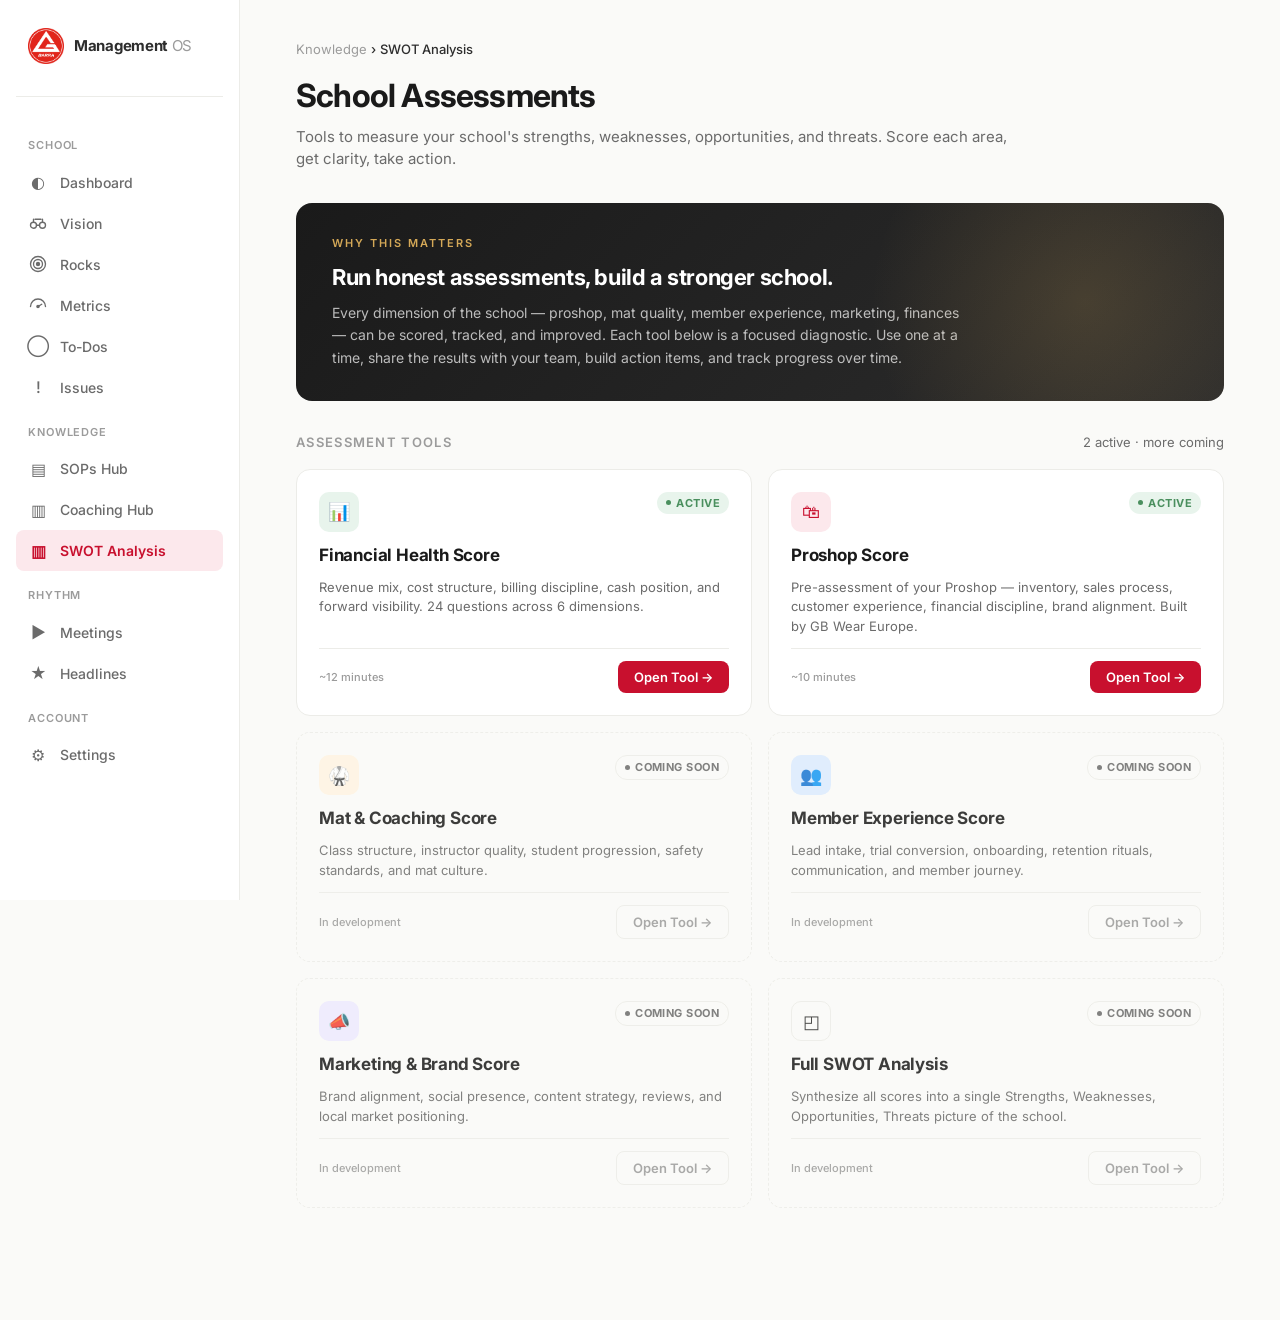
<file: swot.html>
<!DOCTYPE html>
<html lang="en">
<head>
<meta charset="UTF-8">
<meta name="viewport" content="width=device-width, initial-scale=1.0">
<title>GB Platform — SWOT Analysis</title>
<link href="https://fonts.googleapis.com/css2?family=Inter:wght@300;400;500;600;700;800&display=swap" rel="stylesheet">
<style>
  * { margin: 0; padding: 0; box-sizing: border-box; }

  :root {
    --gb-red: #C8102E;
    --gb-red-soft: #FCE8EC;
    --gb-dark: #1A1A1A;
    --text: #2D2D2D;
    --text-soft: #6B6B6B;
    --text-faint: #9B9B9B;
    --bg: #FAFAF8;
    --card: #FFFFFF;
    --border: #ECECE8;
    --accent: #D4A857;
    --green: #4A8F5E;
    --green-soft: #E8F4EC;
    --amber: #D97706;
    --amber-soft: #FEF3E2;
    --blue: #2563EB;
    --blue-soft: #DBEAFE;
    --purple: #6B46C1;
    --purple-soft: #EDE9FE;
    --shadow-sm: 0 1px 2px rgba(0,0,0,0.04);
    --shadow-md: 0 4px 16px rgba(0,0,0,0.06);
    --shadow-lg: 0 12px 32px rgba(0,0,0,0.10);
  }

  body {
    font-family: 'Inter', -apple-system, BlinkMacSystemFont, sans-serif;
    background: var(--bg);
    color: var(--text);
    line-height: 1.5;
    -webkit-font-smoothing: antialiased;
  }
  .app { display: grid; grid-template-columns: 240px 1fr; min-height: 100vh; }

  /* === SIDEBAR === */
  .sidebar {
    background: #FFFFFF;
    border-right: 1px solid var(--border);
    padding: 28px 16px;
    position: sticky; top: 0; height: 100vh;
  }
  .logo {
    display: flex; align-items: center; gap: 10px;
    padding: 0 12px 32px; border-bottom: 1px solid var(--border); margin-bottom: 24px;
  }
  .logo-mark { width: 36px; height: 36px; display: flex; align-items: center; justify-content: center; flex-shrink: 0; }
  .logo-mark img { width: 100%; height: 100%; display: block; object-fit: contain; }
  .logo-text { font-weight: 700; font-size: 15px; letter-spacing: -0.3px; }
  .logo-text span { color: var(--text-faint); font-weight: 400; }

  .nav-section {
    font-size: 11px; text-transform: uppercase; letter-spacing: 0.08em;
    color: var(--text-faint); padding: 16px 12px 8px; font-weight: 600;
  }
  .nav-item {
    display: flex; align-items: center; gap: 12px;
    padding: 10px 12px; border-radius: 8px;
    color: var(--text-soft); cursor: pointer;
    font-size: 14px; font-weight: 500; transition: all 0.15s;
  }
  .nav-item:hover { background: var(--bg); color: var(--text); }
  .nav-item.active { background: var(--gb-red-soft); color: var(--gb-red); font-weight: 600; }
  .nav-item .icon { font-size: 16px; width: 20px; height: 20px; display: inline-flex; align-items: center; justify-content: center; flex-shrink: 0; }
  .nav-item .icon svg { width: 18px; height: 18px; }

  /* === MAIN === */
  .main { padding: 40px 56px 80px; max-width: 1320px; }
  .breadcrumb { font-size: 13px; color: var(--text-faint); margin-bottom: 12px; }
  .breadcrumb span { color: var(--text); font-weight: 500; }
  .page-header { margin-bottom: 32px; }
  .page-title {
    font-size: 32px; font-weight: 700; letter-spacing: -0.8px;
    color: var(--gb-dark); margin-bottom: 6px;
  }
  .page-subtitle { font-size: 15px; color: var(--text-soft); max-width: 720px; }

  /* === INTRO BANNER === */
  .intro-banner {
    background: linear-gradient(135deg, #1A1A1A 0%, #2C2C2C 100%);
    color: white;
    border-radius: 16px;
    padding: 32px 36px;
    margin-bottom: 32px;
    position: relative;
    overflow: hidden;
  }
  .intro-banner::after {
    content: '';
    position: absolute;
    top: -50%; right: -10%;
    width: 50%; height: 200%;
    background: radial-gradient(circle, rgba(212,168,87,0.18), transparent 70%);
    pointer-events: none;
  }
  .intro-label {
    font-size: 11px;
    text-transform: uppercase;
    letter-spacing: 0.18em;
    color: var(--accent);
    font-weight: 600;
    margin-bottom: 10px;
  }
  .intro-title {
    font-size: 22px;
    font-weight: 700;
    letter-spacing: -0.4px;
    margin-bottom: 8px;
    max-width: 640px;
  }
  .intro-text {
    font-size: 14px;
    color: rgba(255,255,255,0.7);
    max-width: 640px;
    line-height: 1.6;
  }

  /* === TOOLS GRID === */
  .section-title-row {
    display: flex; justify-content: space-between; align-items: baseline;
    margin-bottom: 16px;
  }
  .section-title {
    font-size: 13px;
    text-transform: uppercase;
    letter-spacing: 0.1em;
    color: var(--text-faint);
    font-weight: 600;
  }
  .section-meta { font-size: 13px; color: var(--text-soft); }

  .tools-grid {
    display: grid;
    grid-template-columns: repeat(auto-fill, minmax(310px, 1fr));
    gap: 16px;
    margin-bottom: 32px;
  }
  .tool-card {
    background: white;
    border: 1px solid var(--border);
    border-radius: 14px;
    padding: 22px;
    display: flex;
    flex-direction: column;
    gap: 12px;
    transition: all 0.15s;
    min-height: 220px;
  }
  .tool-card.active {
    cursor: pointer;
  }
  .tool-card.active:hover {
    border-color: var(--text-soft);
    transform: translateY(-2px);
    box-shadow: var(--shadow-md);
  }
  .tool-card.coming-soon {
    background: var(--bg);
    border-style: dashed;
    opacity: 0.85;
  }

  .tool-top { display: flex; justify-content: space-between; align-items: flex-start; gap: 12px; }
  .tool-icon {
    width: 40px; height: 40px;
    border-radius: 10px;
    display: flex; align-items: center; justify-content: center;
    background: var(--gb-red-soft); color: var(--gb-red);
    font-size: 18px;
  }
  .tool-icon.proshop { background: var(--gb-red-soft); color: var(--gb-red); }
  .tool-icon.mat { background: var(--amber-soft); color: var(--amber); }
  .tool-icon.member { background: var(--blue-soft); color: var(--blue); }
  .tool-icon.marketing { background: var(--purple-soft); color: var(--purple); }
  .tool-icon.finance { background: var(--green-soft); color: var(--green); }
  .tool-icon.swot { background: var(--bg); color: var(--text); border: 1px solid var(--border); }

  .tool-status {
    display: inline-flex; align-items: center; gap: 5px;
    padding: 3px 9px; border-radius: 12px;
    font-size: 11px; font-weight: 700;
    text-transform: uppercase; letter-spacing: 0.04em;
  }
  .tool-status .dot { width: 5px; height: 5px; border-radius: 50%; }
  .tool-status.active { background: var(--green-soft); color: var(--green); }
  .tool-status.active .dot { background: var(--green); }
  .tool-status.coming { background: var(--bg); color: var(--text-soft); border: 1px solid var(--border); }
  .tool-status.coming .dot { background: var(--text-soft); }

  .tool-name {
    font-size: 17px;
    font-weight: 700;
    color: var(--gb-dark);
    letter-spacing: -0.2px;
    line-height: 1.3;
  }
  .tool-desc {
    font-size: 13px;
    color: var(--text-soft);
    line-height: 1.5;
    flex: 1;
  }
  .tool-bottom {
    padding-top: 12px;
    border-top: 1px solid var(--border);
    display: flex; justify-content: space-between; align-items: center;
  }
  .tool-action {
    background: var(--gb-red);
    color: white;
    border: none;
    padding: 8px 16px;
    border-radius: 8px;
    font-size: 13px;
    font-weight: 600;
    cursor: pointer;
    font-family: inherit;
    transition: background 0.15s;
  }
  .tool-action:hover { background: #A50D26; }
  .tool-action:disabled {
    background: var(--bg);
    color: var(--text-faint);
    border: 1px solid var(--border);
    cursor: not-allowed;
  }
  .tool-meta {
    font-size: 11px;
    color: var(--text-faint);
    font-weight: 500;
  }
</style>
<link rel="stylesheet" href="responsive.css">
<script src="responsive.js" defer></script>
</head>
<body>

<div class="app">
  <aside class="sidebar">
    <div class="logo">
      <div class="logo-mark"><img src="gracie-barra-logo.png.png" alt="Gracie Barra"></div>
      <div class="logo-text">Management <span>OS</span></div>
    </div>

    <div class="nav-section">School</div>
    <div class="nav-item" onclick="location.href='dashboard.html'"><span class="icon">◐</span> Dashboard</div>
    <div class="nav-item" onclick="location.href='vision.html'"><span class="icon"><svg viewBox="0 0 24 24" fill="none" stroke="currentColor" stroke-width="1.8" stroke-linecap="round" stroke-linejoin="round"><circle cx="6" cy="15" r="4"/><circle cx="18" cy="15" r="4"/><path d="M6 11V7m12 4V7M8 7h8"/><path d="M10 15h4"/></svg></span> Vision</div>
    <div class="nav-item" onclick="location.href='rocks.html'"><span class="icon"><svg viewBox="0 0 24 24" fill="none" stroke="currentColor" stroke-width="1.8" stroke-linecap="round" stroke-linejoin="round"><circle cx="12" cy="12" r="10"/><circle cx="12" cy="12" r="6"/><circle cx="12" cy="12" r="2" fill="currentColor"/></svg></span> Rocks</div>
    <div class="nav-item" onclick="location.href='metrics.html'"><span class="icon"><svg viewBox="0 0 24 24" fill="none" stroke="currentColor" stroke-width="1.8" stroke-linecap="round" stroke-linejoin="round"><path d="M2 14a10 10 0 0 1 20 0"/><path d="M12 14l5-3"/><circle cx="12" cy="14" r="1.5" fill="currentColor"/></svg></span> Metrics</div>
    <div class="nav-item" onclick="location.href='todos.html'"><span class="icon">◯</span> To-Dos</div>
    <div class="nav-item" onclick="location.href='issues.html'"><span class="icon">!</span> Issues</div>

    <div class="nav-section">Knowledge</div>
    <div class="nav-item" onclick="location.href='sops.html'"><span class="icon">▤</span> SOPs Hub</div>
    <div class="nav-item" onclick="location.href='coaching-hub.html'"><span class="icon">▥</span> Coaching Hub</div>
    <div class="nav-item active"><span class="icon">▥</span> SWOT Analysis</div>

    <div class="nav-section">Rhythm</div>
    <div class="nav-item" onclick="location.href='meetings.html'"><span class="icon">▶</span> Meetings</div>
    <div class="nav-item"><span class="icon">★</span> Headlines</div>

    <div class="nav-section">Account</div>
    <div class="nav-item" onclick="location.href=&#39;settings.html&#39;"><span class="icon">⚙</span> Settings</div>
  </aside>

  <main class="main">
    <div class="breadcrumb">Knowledge <span>›</span> <span>SWOT Analysis</span></div>
    <div class="page-header">
      <h1 class="page-title">School Assessments</h1>
      <p class="page-subtitle">Tools to measure your school's strengths, weaknesses, opportunities, and threats. Score each area, get clarity, take action.</p>
    </div>

    <section class="intro-banner">
      <div class="intro-label">Why this matters</div>
      <div class="intro-title">Run honest assessments, build a stronger school.</div>
      <div class="intro-text">Every dimension of the school — proshop, mat quality, member experience, marketing, finances — can be scored, tracked, and improved. Each tool below is a focused diagnostic. Use one at a time, share the results with your team, build action items, and track progress over time.</div>
    </section>

    <div class="section-title-row">
      <div class="section-title">Assessment Tools</div>
      <div class="section-meta">2 active · more coming</div>
    </div>

    <div class="tools-grid">
      <!-- FINANCIAL HEALTH SCORE (Active) -->
      <div class="tool-card active" onclick="location.href='financial-health.html'">
        <div class="tool-top">
          <div class="tool-icon finance">📊</div>
          <div class="tool-status active"><span class="dot"></span>Active</div>
        </div>
        <div class="tool-name">Financial Health Score</div>
        <div class="tool-desc">Revenue mix, cost structure, billing discipline, cash position, and forward visibility. 24 questions across 6 dimensions.</div>
        <div class="tool-bottom">
          <div class="tool-meta">~12 minutes</div>
          <button class="tool-action" onclick="event.stopPropagation(); location.href='financial-health.html'">Open Tool →</button>
        </div>
      </div>

      <!-- PROSHOP SCORE (Active) -->
      <div class="tool-card active" onclick="location.href='proshop-score.html'">
        <div class="tool-top">
          <div class="tool-icon proshop">🛍</div>
          <div class="tool-status active"><span class="dot"></span>Active</div>
        </div>
        <div class="tool-name">Proshop Score</div>
        <div class="tool-desc">Pre-assessment of your Proshop — inventory, sales process, customer experience, financial discipline, brand alignment. Built by GB Wear Europe.</div>
        <div class="tool-bottom">
          <div class="tool-meta">~10 minutes</div>
          <button class="tool-action" onclick="event.stopPropagation(); location.href='proshop-score.html'">Open Tool →</button>
        </div>
      </div>

      <!-- MAT & COACHING SCORE -->
      <div class="tool-card coming-soon">
        <div class="tool-top">
          <div class="tool-icon mat">🥋</div>
          <div class="tool-status coming"><span class="dot"></span>Coming Soon</div>
        </div>
        <div class="tool-name">Mat & Coaching Score</div>
        <div class="tool-desc">Class structure, instructor quality, student progression, safety standards, and mat culture.</div>
        <div class="tool-bottom">
          <div class="tool-meta">In development</div>
          <button class="tool-action" disabled>Open Tool →</button>
        </div>
      </div>

      <!-- MEMBER EXPERIENCE SCORE -->
      <div class="tool-card coming-soon">
        <div class="tool-top">
          <div class="tool-icon member">👥</div>
          <div class="tool-status coming"><span class="dot"></span>Coming Soon</div>
        </div>
        <div class="tool-name">Member Experience Score</div>
        <div class="tool-desc">Lead intake, trial conversion, onboarding, retention rituals, communication, and member journey.</div>
        <div class="tool-bottom">
          <div class="tool-meta">In development</div>
          <button class="tool-action" disabled>Open Tool →</button>
        </div>
      </div>

      <!-- MARKETING & BRAND SCORE -->
      <div class="tool-card coming-soon">
        <div class="tool-top">
          <div class="tool-icon marketing">📣</div>
          <div class="tool-status coming"><span class="dot"></span>Coming Soon</div>
        </div>
        <div class="tool-name">Marketing & Brand Score</div>
        <div class="tool-desc">Brand alignment, social presence, content strategy, reviews, and local market positioning.</div>
        <div class="tool-bottom">
          <div class="tool-meta">In development</div>
          <button class="tool-action" disabled>Open Tool →</button>
        </div>
      </div>

      <!-- FULL SWOT ANALYSIS -->
      <div class="tool-card coming-soon">
        <div class="tool-top">
          <div class="tool-icon swot">◰</div>
          <div class="tool-status coming"><span class="dot"></span>Coming Soon</div>
        </div>
        <div class="tool-name">Full SWOT Analysis</div>
        <div class="tool-desc">Synthesize all scores into a single Strengths, Weaknesses, Opportunities, Threats picture of the school.</div>
        <div class="tool-bottom">
          <div class="tool-meta">In development</div>
          <button class="tool-action" disabled>Open Tool →</button>
        </div>
      </div>
    </div>
  </main>
</div>

</body>
</html>
</file>
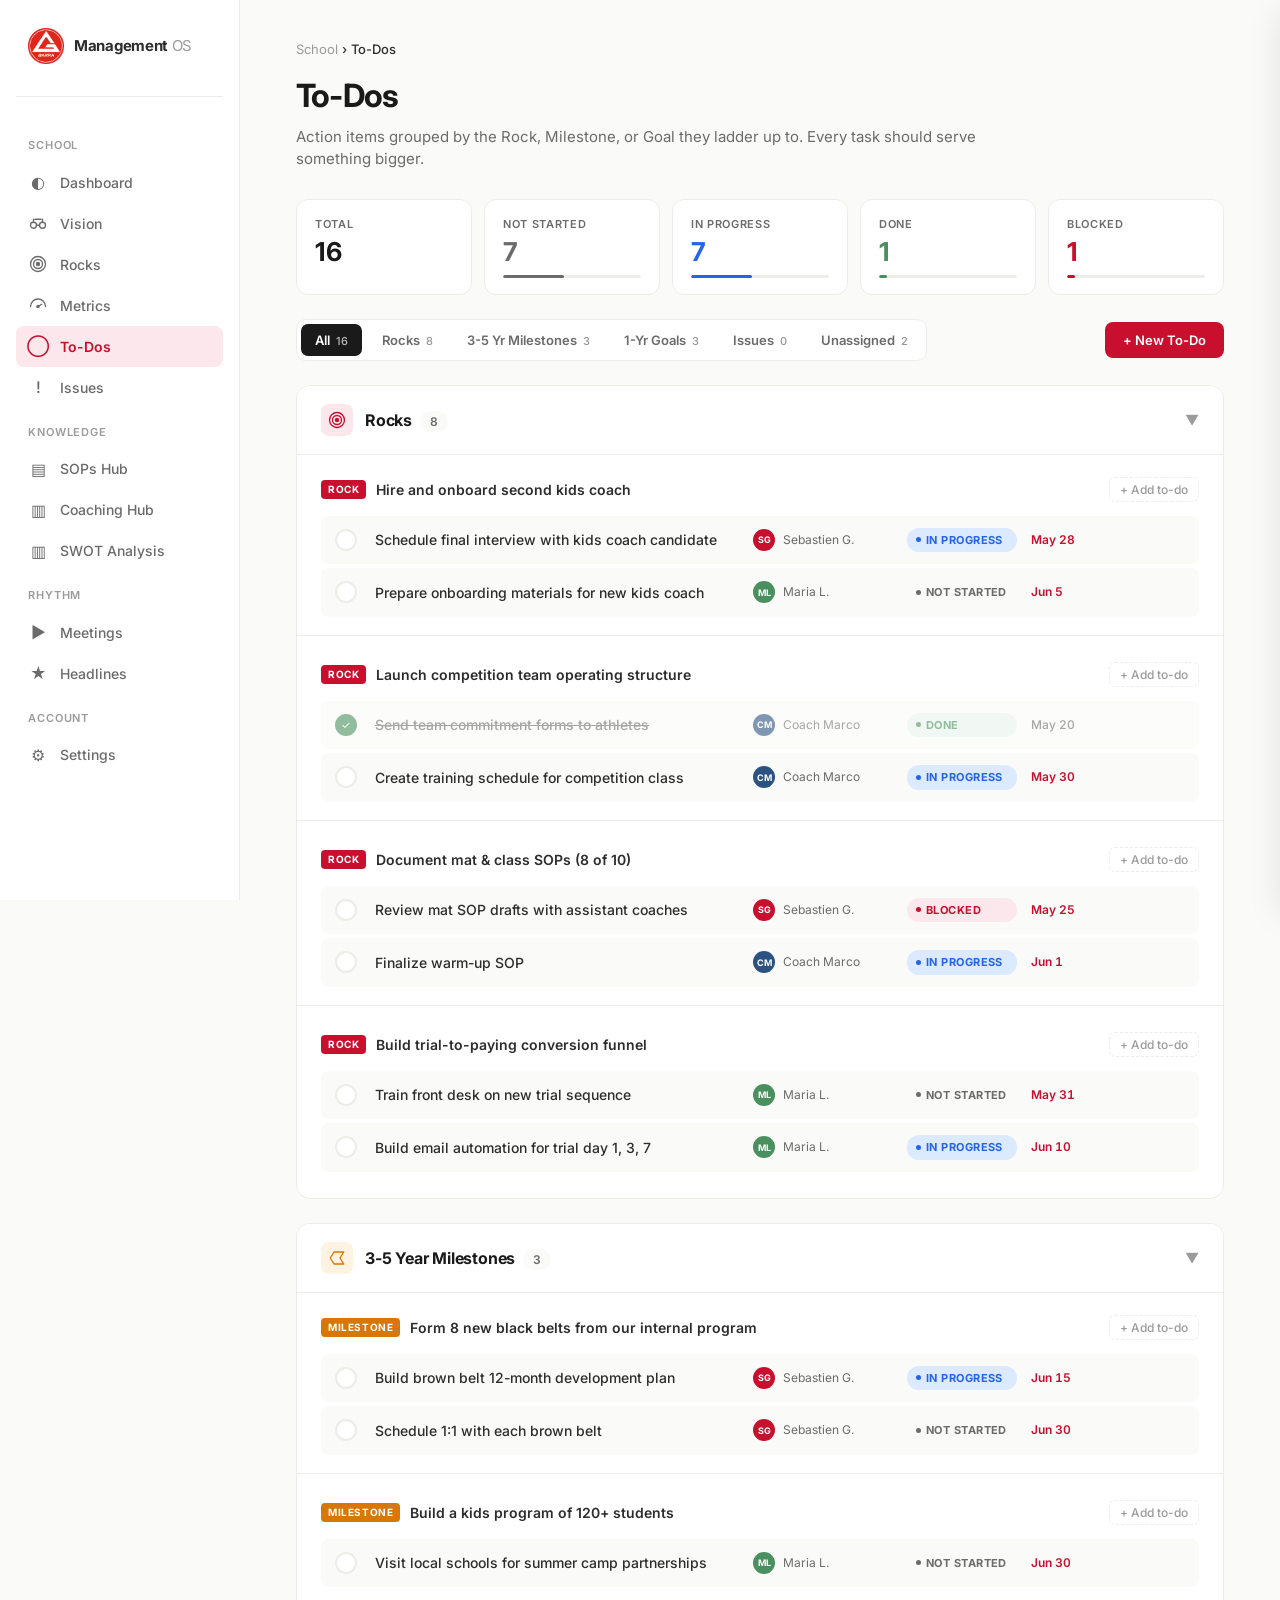
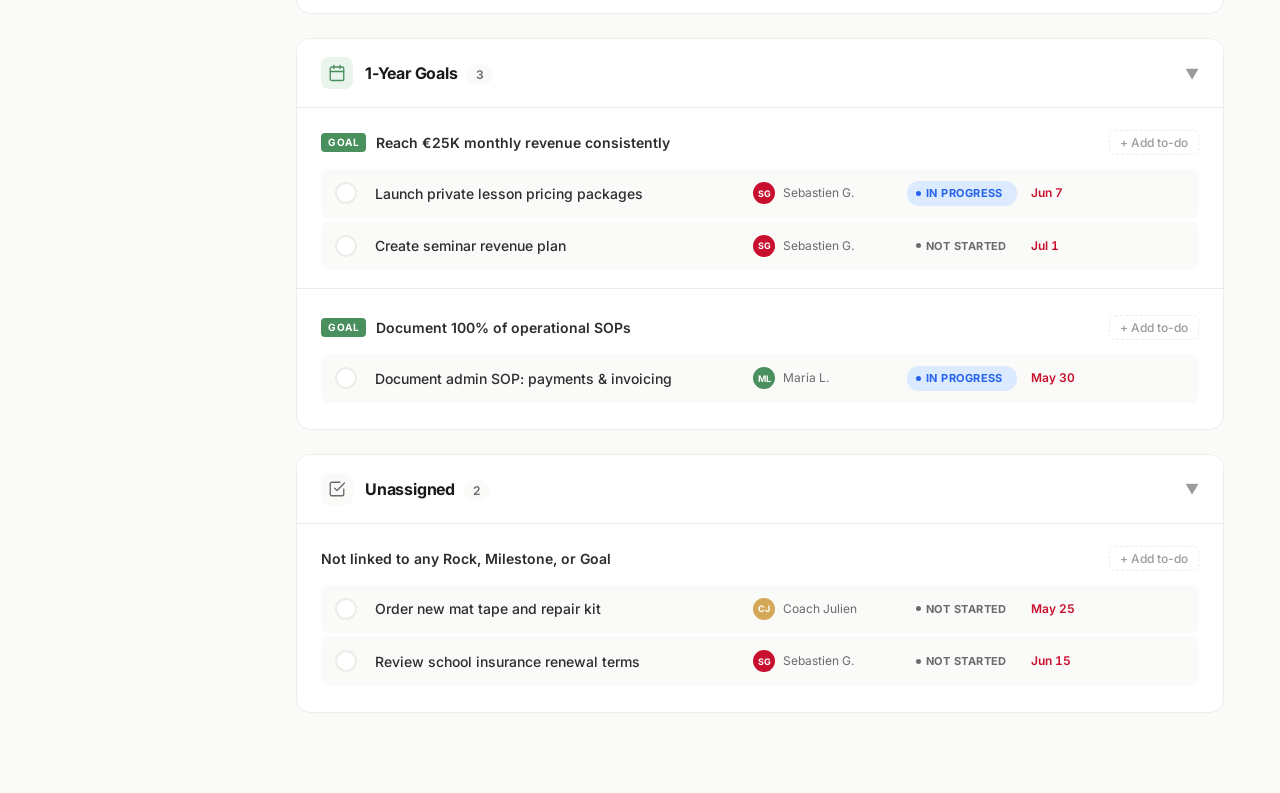
<file: todos.html>
<!DOCTYPE html>
<html lang="en">
<head>
<meta charset="UTF-8">
<meta name="viewport" content="width=device-width, initial-scale=1.0">
<title>GB Platform — To-Dos</title>
<link href="https://fonts.googleapis.com/css2?family=Inter:wght@300;400;500;600;700;800&display=swap" rel="stylesheet">
<style>
  * { margin: 0; padding: 0; box-sizing: border-box; }

  :root {
    --gb-red: #C8102E;
    --gb-red-soft: #FCE8EC;
    --gb-dark: #1A1A1A;
    --text: #2D2D2D;
    --text-soft: #6B6B6B;
    --text-faint: #9B9B9B;
    --bg: #FAFAF8;
    --card: #FFFFFF;
    --border: #ECECE8;
    --accent: #D4A857;
    --green: #4A8F5E;
    --green-soft: #E8F4EC;
    --amber: #D97706;
    --amber-soft: #FEF3E2;
    --blue: #2563EB;
    --blue-soft: #DBEAFE;
    --shadow-sm: 0 1px 2px rgba(0,0,0,0.04);
    --shadow-md: 0 4px 16px rgba(0,0,0,0.06);
    --shadow-lg: 0 12px 32px rgba(0,0,0,0.10);
  }

  body {
    font-family: 'Inter', -apple-system, BlinkMacSystemFont, sans-serif;
    background: var(--bg);
    color: var(--text);
    line-height: 1.5;
    -webkit-font-smoothing: antialiased;
  }

  .app { display: grid; grid-template-columns: 240px 1fr; min-height: 100vh; }

  /* === SIDEBAR === */
  .sidebar {
    background: #FFFFFF;
    border-right: 1px solid var(--border);
    padding: 28px 16px;
    position: sticky; top: 0; height: 100vh;
  }
  .logo {
    display: flex; align-items: center; gap: 10px;
    padding: 0 12px 32px; border-bottom: 1px solid var(--border); margin-bottom: 24px;
  }
  .logo-mark {
    width: 36px; height: 36px;
    display: flex; align-items: center; justify-content: center;
    flex-shrink: 0;
  }
  .logo-mark img { width: 100%; height: 100%; display: block; object-fit: contain; }
  .logo-text { font-weight: 700; font-size: 15px; letter-spacing: -0.3px; }
  .logo-text span { color: var(--text-faint); font-weight: 400; }

  .nav-section {
    font-size: 11px; text-transform: uppercase; letter-spacing: 0.08em;
    color: var(--text-faint); padding: 16px 12px 8px; font-weight: 600;
  }
  .nav-item {
    display: flex; align-items: center; gap: 12px;
    padding: 10px 12px; border-radius: 8px;
    color: var(--text-soft); cursor: pointer;
    font-size: 14px; font-weight: 500; transition: all 0.15s;
  }
  .nav-item:hover { background: var(--bg); color: var(--text); }
  .nav-item.active { background: var(--gb-red-soft); color: var(--gb-red); font-weight: 600; }
  .nav-item .icon { font-size: 16px; width: 20px; height: 20px; display: inline-flex; align-items: center; justify-content: center; flex-shrink: 0; }
  .nav-item .icon svg { width: 18px; height: 18px; }

  /* === MAIN === */
  .main { padding: 40px 56px 80px; max-width: 1320px; }

  .breadcrumb { font-size: 13px; color: var(--text-faint); margin-bottom: 12px; }
  .breadcrumb span { color: var(--text); font-weight: 500; }

  .page-header { margin-bottom: 28px; }
  .page-title {
    font-size: 32px; font-weight: 700; letter-spacing: -0.8px;
    color: var(--gb-dark); margin-bottom: 6px;
  }
  .page-subtitle { font-size: 15px; color: var(--text-soft); max-width: 720px; }

  /* === STATS BAR === */
  .stats-bar {
    display: grid;
    grid-template-columns: repeat(5, 1fr);
    gap: 12px;
    margin-bottom: 24px;
  }
  .stat-card {
    background: white;
    border: 1px solid var(--border);
    border-radius: 12px;
    padding: 16px 18px;
  }
  .stat-label {
    font-size: 11px;
    text-transform: uppercase;
    letter-spacing: 0.06em;
    color: var(--text-soft);
    font-weight: 600;
    margin-bottom: 6px;
  }
  .stat-value {
    font-size: 26px;
    font-weight: 700;
    letter-spacing: -0.5px;
    color: var(--gb-dark);
    line-height: 1.1;
  }
  .stat-card.not-started .stat-value { color: var(--text-soft); }
  .stat-card.in-progress .stat-value { color: var(--blue); }
  .stat-card.done .stat-value { color: var(--green); }
  .stat-card.blocked .stat-value { color: var(--gb-red); }
  .stat-bar {
    height: 3px;
    background: var(--border);
    border-radius: 2px;
    margin-top: 8px;
    overflow: hidden;
  }
  .stat-bar-fill { height: 100%; border-radius: 2px; }

  /* === TOOLBAR === */
  .toolbar {
    display: flex;
    justify-content: space-between;
    align-items: center;
    margin-bottom: 24px;
    gap: 12px;
    flex-wrap: wrap;
  }
  .filter-pills {
    display: flex;
    gap: 6px;
    background: white;
    border: 1px solid var(--border);
    border-radius: 10px;
    padding: 4px;
  }
  .filter-pill {
    background: transparent;
    border: none;
    padding: 8px 14px;
    border-radius: 7px;
    font-size: 13px;
    font-weight: 600;
    color: var(--text-soft);
    cursor: pointer;
    font-family: inherit;
    transition: all 0.15s;
  }
  .filter-pill:hover { color: var(--text); }
  .filter-pill.active {
    background: var(--gb-dark);
    color: white;
  }
  .filter-pill .count {
    margin-left: 6px;
    opacity: 0.7;
    font-weight: 500;
    font-size: 11px;
  }

  .add-todo-btn {
    background: var(--gb-red);
    color: white;
    border: none;
    padding: 10px 18px;
    border-radius: 8px;
    font-size: 13px;
    font-weight: 600;
    cursor: pointer;
    font-family: inherit;
    transition: background 0.15s;
  }
  .add-todo-btn:hover { background: #A50D26; }

  /* === SECTIONS === */
  .todo-sections {
    display: flex;
    flex-direction: column;
    gap: 24px;
  }

  .section {
    background: white;
    border: 1px solid var(--border);
    border-radius: 14px;
    overflow: hidden;
  }
  .section-header {
    display: flex;
    align-items: center;
    justify-content: space-between;
    padding: 18px 24px;
    background: white;
    border-bottom: 1px solid var(--border);
    cursor: pointer;
    user-select: none;
  }
  .section-header:hover { background: var(--bg); }
  .section-header.collapsed { border-bottom: none; }
  .section-title-wrap { display: flex; align-items: center; gap: 12px; }
  .section-icon {
    width: 32px; height: 32px;
    border-radius: 8px;
    display: flex; align-items: center; justify-content: center;
    flex-shrink: 0;
  }
  .section-icon.rocks { background: var(--gb-red-soft); color: var(--gb-red); }
  .section-icon.milestones { background: var(--amber-soft); color: var(--amber); }
  .section-icon.goals { background: var(--green-soft); color: var(--green); }
  .section-icon.issues { background: #EDE9FE; color: #6B46C1; }
  .section-icon.unassigned { background: var(--bg); color: var(--text-soft); }
  .section-icon svg { width: 18px; height: 18px; }
  .section-title {
    font-size: 16px;
    font-weight: 700;
    color: var(--gb-dark);
    letter-spacing: -0.2px;
  }
  .section-count {
    background: var(--bg);
    color: var(--text-soft);
    padding: 3px 10px;
    border-radius: 12px;
    font-size: 12px;
    font-weight: 600;
    margin-left: 8px;
  }
  .section-toggle {
    color: var(--text-faint);
    font-size: 14px;
    transition: transform 0.2s;
  }
  .section.collapsed .section-toggle { transform: rotate(-90deg); }

  .section-body { padding: 8px 0; }
  .section.collapsed .section-body { display: none; }

  /* === SUB-GROUP (parent) === */
  .parent-group {
    padding: 6px 24px 18px;
  }
  .parent-group + .parent-group { border-top: 1px solid var(--border); padding-top: 18px; }

  .parent-header {
    display: flex;
    justify-content: space-between;
    align-items: center;
    margin-bottom: 8px;
    padding: 8px 0 6px;
  }
  .parent-info { display: flex; align-items: center; gap: 10px; flex: 1; min-width: 0; }
  .parent-ribbon {
    display: inline-block;
    font-size: 10px;
    padding: 2px 7px;
    border-radius: 4px;
    text-transform: uppercase;
    letter-spacing: 0.06em;
    font-weight: 700;
    color: white;
    flex-shrink: 0;
  }
  .parent-ribbon.rock { background: var(--gb-red); }
  .parent-ribbon.milestone { background: var(--amber); }
  .parent-ribbon.goal { background: var(--green); }
  .parent-ribbon.issue { background: #6B46C1; }
  .parent-name {
    font-size: 14px;
    font-weight: 600;
    color: var(--text);
    overflow: hidden;
    text-overflow: ellipsis;
    white-space: nowrap;
  }
  .parent-add-btn {
    background: transparent;
    border: 1px dashed var(--border);
    color: var(--text-faint);
    padding: 4px 10px;
    border-radius: 6px;
    font-size: 12px;
    font-weight: 500;
    cursor: pointer;
    font-family: inherit;
  }
  .parent-add-btn:hover { color: var(--gb-red); border-color: var(--gb-red); border-style: solid; }

  /* === TODO ROW === */
  .todo-list { display: flex; flex-direction: column; gap: 4px; }
  .todo-row {
    display: grid;
    grid-template-columns: 26px 1fr 140px 110px 110px 30px;
    gap: 14px;
    align-items: center;
    padding: 12px 14px;
    background: var(--bg);
    border-radius: 8px;
    cursor: pointer;
    transition: all 0.15s;
  }
  .todo-row:hover { background: white; box-shadow: var(--shadow-sm); }
  .todo-row.done { opacity: 0.6; }
  .todo-row.done .todo-title { text-decoration: line-through; color: var(--text-soft); }

  .todo-check {
    width: 22px; height: 22px;
    border-radius: 50%;
    border: 2px solid var(--border);
    background: white;
    cursor: pointer;
    display: flex; align-items: center; justify-content: center;
    color: white;
    font-size: 11px;
    transition: all 0.15s;
    flex-shrink: 0;
  }
  .todo-check:hover { border-color: var(--green); }
  .todo-check.done { background: var(--green); border-color: var(--green); }

  .todo-title {
    font-size: 14px;
    font-weight: 500;
    color: var(--text);
    overflow: hidden;
    text-overflow: ellipsis;
    white-space: nowrap;
  }
  .todo-owner {
    display: flex;
    align-items: center;
    gap: 8px;
    font-size: 12px;
    color: var(--text-soft);
  }
  .avatar {
    width: 22px; height: 22px;
    border-radius: 50%;
    color: white;
    display: flex; align-items: center; justify-content: center;
    font-size: 9px;
    font-weight: 700;
    flex-shrink: 0;
  }
  .avatar.col-1 { background: #2C5282; }
  .avatar.col-2 { background: #C8102E; }
  .avatar.col-3 { background: #4A8F5E; }
  .avatar.col-4 { background: #D4A857; }
  .avatar.col-5 { background: #6B46C1; }
  .avatar.col-6 { background: #0F766E; }

  .status-pill {
    display: inline-flex;
    align-items: center;
    gap: 5px;
    padding: 4px 9px;
    border-radius: 12px;
    font-size: 11px;
    font-weight: 700;
    text-transform: uppercase;
    letter-spacing: 0.04em;
  }
  .status-pill .dot { width: 5px; height: 5px; border-radius: 50%; }
  .status-pill.not-started { background: var(--bg); color: var(--text-soft); }
  .status-pill.not-started .dot { background: var(--text-soft); }
  .status-pill.in-progress { background: var(--blue-soft); color: var(--blue); }
  .status-pill.in-progress .dot { background: var(--blue); }
  .status-pill.done { background: var(--green-soft); color: var(--green); }
  .status-pill.done .dot { background: var(--green); }
  .status-pill.blocked { background: var(--gb-red-soft); color: var(--gb-red); }
  .status-pill.blocked .dot { background: var(--gb-red); }

  .due-date {
    font-size: 12px;
    color: var(--text-soft);
    font-weight: 500;
    font-feature-settings: "tnum";
  }
  .due-date.overdue { color: var(--gb-red); font-weight: 600; }
  .due-date.soon { color: var(--amber); font-weight: 600; }

  .delete-x {
    background: transparent;
    border: none;
    color: var(--text-faint);
    cursor: pointer;
    font-size: 13px;
    width: 24px; height: 24px;
    border-radius: 4px;
    opacity: 0;
    transition: opacity 0.15s;
  }
  .todo-row:hover .delete-x { opacity: 1; }
  .delete-x:hover { background: var(--gb-red-soft); color: var(--gb-red); }

  .empty-section {
    text-align: center;
    padding: 28px 20px;
    color: var(--text-faint);
    font-size: 13px;
  }

  /* === DRAWER === */
  .overlay {
    position: fixed; inset: 0;
    background: rgba(0,0,0,0.4);
    opacity: 0; pointer-events: none;
    transition: opacity 0.25s; z-index: 50;
  }
  .overlay.open { opacity: 1; pointer-events: all; }

  .drawer {
    position: fixed; top: 0; right: 0;
    width: 560px; max-width: 92vw; height: 100vh;
    background: white; box-shadow: var(--shadow-lg);
    transform: translateX(100%);
    transition: transform 0.3s cubic-bezier(0.4, 0, 0.2, 1);
    z-index: 51; display: flex; flex-direction: column;
  }
  .drawer.open { transform: translateX(0); }

  .drawer-header {
    padding: 22px 32px;
    border-bottom: 1px solid var(--border);
    display: flex; align-items: center; justify-content: space-between;
  }
  .drawer-tag {
    font-size: 11px; text-transform: uppercase;
    letter-spacing: 0.1em; color: var(--text-faint); font-weight: 600;
  }
  .drawer-actions { display: flex; gap: 6px; }
  .drawer-btn {
    background: transparent; border: none;
    width: 32px; height: 32px; border-radius: 8px;
    cursor: pointer; font-size: 16px; color: var(--text-soft);
    display: flex; align-items: center; justify-content: center;
  }
  .drawer-btn:hover { background: var(--bg); }
  .drawer-btn.danger:hover { background: var(--gb-red-soft); color: var(--gb-red); }

  .drawer-body { padding: 28px 32px; overflow-y: auto; flex: 1; }

  [contenteditable="true"] {
    outline: none; border-radius: 6px;
    padding: 4px 8px; margin: -4px -8px;
    transition: all 0.15s; cursor: text;
  }
  [contenteditable="true"]:hover {
    background: var(--bg);
    box-shadow: inset 0 0 0 1px var(--border);
  }
  [contenteditable="true"]:focus {
    background: white;
    box-shadow: inset 0 0 0 2px var(--gb-red);
  }
  [contenteditable="true"]:empty::before {
    content: attr(data-placeholder);
    color: var(--text-faint);
  }

  .drawer-title {
    font-size: 22px; font-weight: 700; letter-spacing: -0.4px;
    color: var(--gb-dark); margin-bottom: 20px;
    line-height: 1.3;
  }

  .form-grid {
    display: grid; grid-template-columns: 1fr 1fr; gap: 14px 16px;
    margin-bottom: 24px;
  }
  .form-field { display: flex; flex-direction: column; gap: 6px; }
  .form-field.full { grid-column: 1 / -1; }
  .field-label {
    font-size: 11px; text-transform: uppercase;
    letter-spacing: 0.08em; color: var(--text-faint); font-weight: 600;
  }
  .field-input {
    font-size: 13px; color: var(--text); font-weight: 500;
    padding: 8px 12px;
    background: var(--bg);
    border: 1px solid var(--border);
    border-radius: 8px;
    font-family: inherit;
    outline: none;
    transition: all 0.15s;
  }
  .field-input:hover { border-color: var(--text-soft); }
  .field-input:focus {
    background: white;
    border-color: var(--gb-red);
    box-shadow: 0 0 0 3px var(--gb-red-soft);
  }
  select.field-input { cursor: pointer; }

  .drawer-section { margin-bottom: 26px; }
  .drawer-section-title {
    font-size: 11px; text-transform: uppercase;
    letter-spacing: 0.1em; color: var(--text-faint); font-weight: 600;
    margin-bottom: 10px;
  }
  .description-area {
    font-size: 14px; line-height: 1.6; color: var(--text);
    min-height: 80px;
    background: var(--bg);
    border: 1px solid var(--border);
    border-radius: 8px;
    padding: 12px 14px;
  }

  .parent-link-preview {
    background: var(--bg);
    border: 1px solid var(--border);
    border-radius: 8px;
    padding: 10px 12px;
    font-size: 12px;
    color: var(--text-soft);
    margin-top: 6px;
  }
  .parent-link-preview strong {
    color: var(--text);
    font-weight: 600;
  }

  .save-indicator {
    position: fixed; bottom: 24px; right: 24px;
    background: var(--gb-dark); color: white;
    padding: 10px 16px; border-radius: 8px;
    font-size: 13px; font-weight: 500;
    opacity: 0; transform: translateY(10px);
    transition: all 0.3s; z-index: 100;
    box-shadow: var(--shadow-lg);
  }
  .save-indicator.show { opacity: 1; transform: translateY(0); }

  /* === RAISE-AS-ISSUE BUTTON === */
  .raise-issue-row {
    display: flex; align-items: center; gap: 12px;
    margin-bottom: 22px;
    padding: 13px 16px;
    background: linear-gradient(90deg, #FCE8EC 0%, #FFF6E6 100%);
    border: 1px solid #F1C9D3;
    border-radius: 10px;
  }
  .raise-issue-hint {
    flex: 1;
    font-size: 13px;
    color: var(--text-soft);
  }
  .raise-issue-hint strong { color: var(--text); font-weight: 600; }
  .raise-issue-btn {
    background: var(--gb-red); color: white; border: none;
    padding: 8px 14px; border-radius: 8px;
    font-size: 13px; font-weight: 600; cursor: pointer;
    font-family: inherit;
    display: inline-flex; align-items: center; gap: 6px;
    transition: background 0.15s;
  }
  .raise-issue-btn:hover { background: #A50D26; }

  /* === MODAL === */
  .modal-overlay {
    position: fixed; inset: 0;
    background: rgba(0,0,0,0.45);
    opacity: 0; pointer-events: none;
    transition: opacity 0.2s;
    z-index: 200;
    display: flex; align-items: center; justify-content: center;
    padding: 20px;
  }
  .modal-overlay.open { opacity: 1; pointer-events: all; }
  .modal {
    background: white; border-radius: 16px;
    width: 520px; max-width: 100%;
    padding: 28px;
    box-shadow: 0 20px 50px rgba(0,0,0,0.25);
    transform: translateY(10px);
    transition: transform 0.2s;
  }
  .modal-overlay.open .modal { transform: translateY(0); }
  .modal-header {
    display: flex; justify-content: space-between; align-items: center;
    margin-bottom: 22px;
  }
  .modal-title {
    font-size: 19px; font-weight: 700;
    letter-spacing: -0.4px; color: var(--gb-dark);
  }
  .modal-close {
    background: transparent; border: none;
    width: 30px; height: 30px; border-radius: 8px;
    cursor: pointer; font-size: 16px;
    color: var(--text-soft);
    display: flex; align-items: center; justify-content: center;
  }
  .modal-close:hover { background: var(--bg); }
  .modal-form { display: flex; flex-direction: column; gap: 14px; }
  .modal-field { display: flex; flex-direction: column; gap: 6px; }
  .modal-field label {
    font-size: 11px; text-transform: uppercase;
    letter-spacing: 0.08em; color: var(--text-faint); font-weight: 600;
  }
  .modal-field input, .modal-field select, .modal-field textarea {
    padding: 10px 14px; border: 1px solid var(--border);
    border-radius: 8px; font-size: 14px; font-family: inherit;
    background: var(--bg); outline: none;
    transition: all 0.15s; color: var(--text);
  }
  .modal-field textarea { resize: vertical; min-height: 70px; line-height: 1.5; }
  .modal-field input:focus, .modal-field select:focus, .modal-field textarea:focus {
    background: white; border-color: var(--gb-red);
    box-shadow: 0 0 0 3px var(--gb-red-soft);
  }
  .modal-row {
    display: grid; grid-template-columns: 1fr 1fr; gap: 14px;
  }
  .modal-actions {
    display: flex; gap: 10px; justify-content: flex-end;
    margin-top: 12px;
  }
  .modal-btn {
    padding: 10px 18px; border-radius: 8px;
    font-size: 13px; font-weight: 600;
    cursor: pointer; font-family: inherit; border: none;
    transition: all 0.15s;
  }
  .modal-btn.cancel {
    background: transparent; color: var(--text-soft);
    border: 1px solid var(--border);
  }
  .modal-btn.cancel:hover { background: var(--bg); color: var(--text); }
  .modal-btn.save { background: var(--gb-red); color: white; }
  .modal-btn.save:hover { background: #A50D26; }

  /* === TOAST === */
  .toast {
    position: fixed; bottom: 24px; left: 50%;
    transform: translate(-50%, 12px);
    background: var(--green); color: white;
    padding: 12px 22px; border-radius: 10px;
    font-size: 14px; font-weight: 600;
    opacity: 0; transition: all 0.3s; z-index: 300;
    box-shadow: 0 8px 22px rgba(74,143,94,0.35);
  }
  .toast.show { opacity: 1; transform: translate(-50%, 0); }
  .toast a {
    color: white; text-decoration: underline;
    margin-left: 10px; font-weight: 700;
  }
</style>
<link rel="stylesheet" href="responsive.css">
<script src="responsive.js" defer></script>
</head>
<body>

<div class="app">

  <!-- SIDEBAR -->
  <aside class="sidebar">
    <div class="logo">
      <div class="logo-mark"><img src="gracie-barra-logo.png.png" alt="Gracie Barra"></div>
      <div class="logo-text">Management <span>OS</span></div>
    </div>

    <div class="nav-section">School</div>
    <div class="nav-item" onclick="location.href='dashboard.html'"><span class="icon">◐</span> Dashboard</div>
    <div class="nav-item" onclick="location.href='vision.html'"><span class="icon"><svg viewBox="0 0 24 24" fill="none" stroke="currentColor" stroke-width="1.8" stroke-linecap="round" stroke-linejoin="round"><circle cx="6" cy="15" r="4"/><circle cx="18" cy="15" r="4"/><path d="M6 11V7m12 4V7M8 7h8"/><path d="M10 15h4"/></svg></span> Vision</div>
    <div class="nav-item" onclick="location.href='rocks.html'"><span class="icon"><svg viewBox="0 0 24 24" fill="none" stroke="currentColor" stroke-width="1.8" stroke-linecap="round" stroke-linejoin="round"><circle cx="12" cy="12" r="10"/><circle cx="12" cy="12" r="6"/><circle cx="12" cy="12" r="2" fill="currentColor"/></svg></span> Rocks</div>
    <div class="nav-item" onclick="location.href='metrics.html'"><span class="icon"><svg viewBox="0 0 24 24" fill="none" stroke="currentColor" stroke-width="1.8" stroke-linecap="round" stroke-linejoin="round"><path d="M2 14a10 10 0 0 1 20 0"/><path d="M12 14l5-3"/><circle cx="12" cy="14" r="1.5" fill="currentColor"/></svg></span> Metrics</div>
    <div class="nav-item active"><span class="icon">◯</span> To-Dos</div>
    <div class="nav-item" onclick="location.href='issues.html'"><span class="icon">!</span> Issues</div>

    <div class="nav-section">Knowledge</div>
    <div class="nav-item" onclick="location.href='sops.html'"><span class="icon">▤</span> SOPs Hub</div>
    <div class="nav-item" onclick="location.href='coaching-hub.html'"><span class="icon">▥</span> Coaching Hub</div>
    <div class="nav-item" onclick="location.href='swot.html'"><span class="icon">▥</span> SWOT Analysis</div>

    <div class="nav-section">Rhythm</div>
    <div class="nav-item" onclick="location.href='meetings.html'"><span class="icon">▶</span> Meetings</div>
    <div class="nav-item"><span class="icon">★</span> Headlines</div>

    <div class="nav-section">Account</div>
    <div class="nav-item" onclick="location.href=&#39;settings.html&#39;"><span class="icon">⚙</span> Settings</div>
  </aside>

  <!-- MAIN -->
  <main class="main">
    <div class="breadcrumb">School <span>›</span> <span>To-Dos</span></div>
    <div class="page-header">
      <h1 class="page-title">To-Dos</h1>
      <p class="page-subtitle">Action items grouped by the Rock, Milestone, or Goal they ladder up to. Every task should serve something bigger.</p>
    </div>

    <div class="stats-bar" id="statsBar"></div>

    <div class="toolbar">
      <div class="filter-pills" id="filterPills"></div>
      <button class="add-todo-btn" onclick="addTodo()">+ New To-Do</button>
    </div>

    <div class="todo-sections" id="todoSections"></div>
  </main>
</div>

<!-- DRAWER -->
<div class="overlay" id="overlay" onclick="closeDrawer()"></div>
<aside class="drawer" id="drawer">
  <div class="drawer-header">
    <div class="drawer-tag" id="drawerTag">To-Do</div>
    <div class="drawer-actions">
      <button class="drawer-btn danger" id="drawerDelete" title="Delete">🗑</button>
      <button class="drawer-btn" onclick="closeDrawer()" title="Close">✕</button>
    </div>
  </div>
  <div class="drawer-body" id="drawerBody"></div>
</aside>

<div class="save-indicator" id="saveIndicator">✓ Saved</div>

<!-- RAISE ISSUE MODAL -->
<div class="modal-overlay" id="raiseIssueModal">
  <div class="modal">
    <div class="modal-header">
      <div class="modal-title">Raise as Issue</div>
      <button class="modal-close" onclick="closeRaiseIssue()">✕</button>
    </div>
    <div class="modal-form">
      <div class="modal-field">
        <label>Issue title</label>
        <input id="riTitle" placeholder="What's the underlying problem?" autocomplete="off">
      </div>
      <div class="modal-field">
        <label>Description / context</label>
        <textarea id="riDescription" placeholder="What's blocking? What needs to be discussed?"></textarea>
      </div>
      <div class="modal-row">
        <div class="modal-field">
          <label>Priority</label>
          <select id="riPriority">
            <option value="critical">Critical</option>
            <option value="high">High</option>
            <option value="medium" selected>Medium</option>
            <option value="low">Low</option>
          </select>
        </div>
        <div class="modal-field">
          <label>Category</label>
          <select id="riCategory">
            <option>Operations</option>
            <option>People</option>
            <option>Member Experience</option>
            <option>Coaching</option>
            <option>Facility</option>
            <option>Finance</option>
            <option>Marketing</option>
            <option>Strategy</option>
            <option>Other</option>
          </select>
        </div>
      </div>
      <div class="modal-field">
        <label>Owner</label>
        <input id="riOwner" placeholder="Owner name" value="Sebastien G.">
      </div>
      <div class="modal-field" style="flex-direction: row; align-items: center; gap: 8px;">
        <input type="checkbox" id="riLink" checked style="width: auto; padding: 0;">
        <label for="riLink" style="text-transform:none; letter-spacing:normal; color: var(--text); font-weight: 500; font-size: 13px; cursor: pointer;">Link this to-do under the new issue (replaces current parent)</label>
      </div>
      <div class="modal-actions">
        <button class="modal-btn cancel" onclick="closeRaiseIssue()">Cancel</button>
        <button class="modal-btn save" onclick="saveRaisedIssue()">Create Issue</button>
      </div>
    </div>
  </div>
</div>

<div class="toast" id="toast"></div>

<script>
  // === DEFAULT DATA ===
  const DEFAULT_DATA = {
    todos: [
      { id: 't1', title: 'Schedule final interview with kids coach candidate', desc: 'Confirm date with Candidate A and prepare interview rubric.', owner: 'Sebastien G.', ownerColor: 2, status: 'in-progress', dueDate: '2026-05-28', parent: { type: 'rock', id: 'r1' }, createdAt: '2026-05-15' },
      { id: 't2', title: 'Prepare onboarding materials for new kids coach', desc: '', owner: 'Maria L.', ownerColor: 3, status: 'not-started', dueDate: '2026-06-05', parent: { type: 'rock', id: 'r1' }, createdAt: '2026-05-16' },

      { id: 't3', title: 'Send team commitment forms to athletes', desc: '', owner: 'Coach Marco', ownerColor: 1, status: 'done', dueDate: '2026-05-20', parent: { type: 'rock', id: 'r2' }, createdAt: '2026-05-10' },
      { id: 't4', title: 'Create training schedule for competition class', desc: '', owner: 'Coach Marco', ownerColor: 1, status: 'in-progress', dueDate: '2026-05-30', parent: { type: 'rock', id: 'r2' }, createdAt: '2026-05-12' },

      { id: 't5', title: 'Review mat SOP drafts with assistant coaches', desc: 'Coach Julien needs to review the warm-up and drilling SOPs before final approval.', owner: 'Sebastien G.', ownerColor: 2, status: 'blocked', dueDate: '2026-05-25', parent: { type: 'rock', id: 'r3' }, createdAt: '2026-05-14' },
      { id: 't6', title: 'Finalize warm-up SOP', desc: '', owner: 'Coach Marco', ownerColor: 1, status: 'in-progress', dueDate: '2026-06-01', parent: { type: 'rock', id: 'r3' }, createdAt: '2026-05-15' },

      { id: 't7', title: 'Train front desk on new trial sequence', desc: '', owner: 'Maria L.', ownerColor: 3, status: 'not-started', dueDate: '2026-05-31', parent: { type: 'rock', id: 'r6' }, createdAt: '2026-05-18' },
      { id: 't8', title: 'Build email automation for trial day 1, 3, 7', desc: '', owner: 'Maria L.', ownerColor: 3, status: 'in-progress', dueDate: '2026-06-10', parent: { type: 'rock', id: 'r6' }, createdAt: '2026-05-15' },

      { id: 't9', title: 'Build brown belt 12-month development plan', desc: 'Each of the 5 brown belts gets a personalized roadmap.', owner: 'Sebastien G.', ownerColor: 2, status: 'in-progress', dueDate: '2026-06-15', parent: { type: 'milestone', id: 'm3' }, createdAt: '2026-05-10' },
      { id: 't10', title: 'Schedule 1:1 with each brown belt', desc: '', owner: 'Sebastien G.', ownerColor: 2, status: 'not-started', dueDate: '2026-06-30', parent: { type: 'milestone', id: 'm3' }, createdAt: '2026-05-12' },

      { id: 't11', title: 'Visit local schools for summer camp partnerships', desc: '', owner: 'Maria L.', ownerColor: 3, status: 'not-started', dueDate: '2026-06-30', parent: { type: 'milestone', id: 'm4' }, createdAt: '2026-05-14' },

      { id: 't12', title: 'Launch private lesson pricing packages', desc: '', owner: 'Sebastien G.', ownerColor: 2, status: 'in-progress', dueDate: '2026-06-07', parent: { type: 'goal', id: 'g3' }, createdAt: '2026-05-11' },
      { id: 't13', title: 'Create seminar revenue plan', desc: '', owner: 'Sebastien G.', ownerColor: 2, status: 'not-started', dueDate: '2026-07-01', parent: { type: 'goal', id: 'g3' }, createdAt: '2026-05-17' },

      { id: 't14', title: 'Document admin SOP: payments & invoicing', desc: '', owner: 'Maria L.', ownerColor: 3, status: 'in-progress', dueDate: '2026-05-30', parent: { type: 'goal', id: 'g4' }, createdAt: '2026-05-13' },

      { id: 't15', title: 'Order new mat tape and repair kit', desc: '', owner: 'Coach Julien', ownerColor: 4, status: 'not-started', dueDate: '2026-05-25', parent: null, createdAt: '2026-05-18' },
      { id: 't16', title: 'Review school insurance renewal terms', desc: '', owner: 'Sebastien G.', ownerColor: 2, status: 'not-started', dueDate: '2026-06-15', parent: null, createdAt: '2026-05-19' }
    ]
  };

  // === FALLBACK DEFAULTS for parent lookup ===
  const ROCKS_FALLBACK = {
    r1: { id:'r1', title:'Hire and onboard second kids coach', owner:'Sebastien G.', quarter:'Q2', year:2026 },
    r2: { id:'r2', title:'Launch competition team operating structure', owner:'Coach Marco', quarter:'Q2', year:2026 },
    r3: { id:'r3', title:'Document mat & class SOPs (8 of 10)', owner:'Sebastien G.', quarter:'Q2', year:2026 },
    r4: { id:'r4', title:'Restructure Proshop margins and pricing', owner:'Maria L.', quarter:'Q2', year:2026 },
    r5: { id:'r5', title:'Run brown belt promotion review', owner:'Sebastien G.', quarter:'Q2', year:2026 },
    r6: { id:'r6', title:'Build trial-to-paying conversion funnel', owner:'Maria L.', quarter:'Q2', year:2026 },
    r7: { id:'r7', title:'Set up weekly L10 meeting structure', owner:'Sebastien G.', quarter:'Q1', year:2026 },
    r8: { id:'r8', title:'Launch parent communication system', owner:'Maria L.', quarter:'Q3', year:2026 }
  };
  const MILESTONES_FALLBACK = {
    m1: { id:'m1', title:'Reach 350 active members across all programs', year:'By 2029' },
    m2: { id:'m2', title:'Open a second academy in the Lyon metro area', year:'By 2030' },
    m3: { id:'m3', title:'Form 8 new black belts from our internal program', year:'By 2029' },
    m4: { id:'m4', title:'Build a kids program of 120+ students', year:'By 2028' }
  };
  const GOALS_FALLBACK = {
    g1: { id:'g1', title:'Add 60 new active students (net)', year:'2026' },
    g2: { id:'g2', title:'Launch competition team (15 active competitors)', year:'2026' },
    g3: { id:'g3', title:'Reach €25K monthly revenue consistently', year:'2026' },
    g4: { id:'g4', title:'Document 100% of operational SOPs', year:'2026' }
  };

  const STORAGE_KEY = 'gb_todos_data_v1';
  const ROCKS_KEY = 'gb_rocks_data_v1';
  const VISION_KEY = 'gb_vision_data_v1';
  const ISSUES_KEY = 'gb_issues_data_v1';

  let data = loadData();
  let activeFilter = 'all';
  let collapsedSections = new Set();
  let currentEdit = null;

  function loadData() {
    try {
      const raw = localStorage.getItem(STORAGE_KEY);
      if (raw) return JSON.parse(raw);
    } catch (e) {}
    return JSON.parse(JSON.stringify(DEFAULT_DATA));
  }
  function saveData() {
    localStorage.setItem(STORAGE_KEY, JSON.stringify(data));
    showSaved();
  }
  function showSaved() {
    const el = document.getElementById('saveIndicator');
    el.classList.add('show');
    clearTimeout(showSaved._t);
    showSaved._t = setTimeout(() => el.classList.remove('show'), 1500);
  }

  function escapeHtml(s) {
    return String(s ?? '').replace(/[&<>"']/g, c => ({ '&':'&amp;','<':'&lt;','>':'&gt;','"':'&quot;',"'":'&#39;' }[c]));
  }
  function initialsOf(name) {
    return name.split(/\s+/).map(w => w[0]).join('').slice(0,2).toUpperCase();
  }

  // === PARENT LOOKUP ===
  function loadFromStorage(key, fallback) {
    try {
      const raw = localStorage.getItem(key);
      if (raw) return JSON.parse(raw);
    } catch (e) {}
    return null;
  }

  function getParent(type, id) {
    if (type === 'rock') {
      const rocks = loadFromStorage(ROCKS_KEY);
      if (rocks?.rocks) return rocks.rocks.find(r => r.id === id) || ROCKS_FALLBACK[id];
      return ROCKS_FALLBACK[id];
    } else if (type === 'milestone') {
      const vision = loadFromStorage(VISION_KEY);
      if (vision?.milestones) return vision.milestones.find(m => m.id === id) || MILESTONES_FALLBACK[id];
      return MILESTONES_FALLBACK[id];
    } else if (type === 'goal') {
      const vision = loadFromStorage(VISION_KEY);
      if (vision?.goals) return vision.goals.find(g => g.id === id) || GOALS_FALLBACK[id];
      return GOALS_FALLBACK[id];
    } else if (type === 'issue') {
      const issues = loadFromStorage(ISSUES_KEY);
      if (issues?.issues) return issues.issues.find(i => i.id === id);
      return null;
    }
    return null;
  }

  function getAllParents() {
    const rocks = loadFromStorage(ROCKS_KEY)?.rocks || Object.values(ROCKS_FALLBACK);
    const vision = loadFromStorage(VISION_KEY);
    const milestones = vision?.milestones || Object.values(MILESTONES_FALLBACK);
    const goals = vision?.goals || Object.values(GOALS_FALLBACK);
    const issuesData = loadFromStorage(ISSUES_KEY);
    const issues = issuesData?.issues || [];
    return { rocks, milestones, goals, issues };
  }

  // === FILTERS ===
  function getFilteredTodos() {
    if (activeFilter === 'all') return data.todos;
    if (activeFilter === 'rocks') return data.todos.filter(t => t.parent?.type === 'rock');
    if (activeFilter === 'milestones') return data.todos.filter(t => t.parent?.type === 'milestone');
    if (activeFilter === 'goals') return data.todos.filter(t => t.parent?.type === 'goal');
    if (activeFilter === 'issues') return data.todos.filter(t => t.parent?.type === 'issue');
    if (activeFilter === 'unassigned') return data.todos.filter(t => !t.parent);
    return data.todos;
  }

  function countTodos(filter) {
    const before = activeFilter;
    activeFilter = filter;
    const n = getFilteredTodos().length;
    activeFilter = before;
    return n;
  }

  // === DATES ===
  function fmtDate(iso) {
    if (!iso) return '—';
    const d = new Date(iso);
    return d.toLocaleDateString('en-US', { month: 'short', day: 'numeric' });
  }
  function dueDateClass(iso, status) {
    if (!iso || status === 'done') return '';
    const today = new Date(); today.setHours(0,0,0,0);
    const d = new Date(iso); d.setHours(0,0,0,0);
    const diffDays = Math.round((d - today) / (1000*60*60*24));
    if (diffDays < 0) return 'overdue';
    if (diffDays <= 2) return 'soon';
    return '';
  }

  // === RENDER STATS ===
  function renderStats() {
    const todos = data.todos;
    const total = todos.length;
    const notStarted = todos.filter(t => t.status === 'not-started').length;
    const inProgress = todos.filter(t => t.status === 'in-progress').length;
    const done = todos.filter(t => t.status === 'done').length;
    const blocked = todos.filter(t => t.status === 'blocked').length;

    const pct = n => total > 0 ? Math.round((n/total)*100) : 0;

    document.getElementById('statsBar').innerHTML = `
      <div class="stat-card">
        <div class="stat-label">Total</div>
        <div class="stat-value">${total}</div>
      </div>
      <div class="stat-card not-started">
        <div class="stat-label">Not Started</div>
        <div class="stat-value">${notStarted}</div>
        <div class="stat-bar"><div class="stat-bar-fill" style="width:${pct(notStarted)}%; background: var(--text-soft);"></div></div>
      </div>
      <div class="stat-card in-progress">
        <div class="stat-label">In Progress</div>
        <div class="stat-value">${inProgress}</div>
        <div class="stat-bar"><div class="stat-bar-fill" style="width:${pct(inProgress)}%; background: var(--blue);"></div></div>
      </div>
      <div class="stat-card done">
        <div class="stat-label">Done</div>
        <div class="stat-value">${done}</div>
        <div class="stat-bar"><div class="stat-bar-fill" style="width:${pct(done)}%; background: var(--green);"></div></div>
      </div>
      <div class="stat-card blocked">
        <div class="stat-label">Blocked</div>
        <div class="stat-value">${blocked}</div>
        <div class="stat-bar"><div class="stat-bar-fill" style="width:${pct(blocked)}%; background: var(--gb-red);"></div></div>
      </div>
    `;
  }

  // === FILTERS RENDER ===
  function renderFilters() {
    const filters = [
      { id: 'all', label: 'All' },
      { id: 'rocks', label: 'Rocks' },
      { id: 'milestones', label: '3-5 Yr Milestones' },
      { id: 'goals', label: '1-Yr Goals' },
      { id: 'issues', label: 'Issues' },
      { id: 'unassigned', label: 'Unassigned' }
    ];
    document.getElementById('filterPills').innerHTML = filters.map(f => `
      <button class="filter-pill ${activeFilter === f.id ? 'active' : ''}" onclick="setFilter('${f.id}')">
        ${f.label}<span class="count">${countTodos(f.id)}</span>
      </button>
    `).join('');
  }

  window.setFilter = (id) => {
    activeFilter = id;
    renderAll();
  };

  // === SECTIONS RENDER ===
  function renderSections() {
    const todos = getFilteredTodos();
    const sections = [];

    // Group by category
    const groupedRocks = groupByParent(todos.filter(t => t.parent?.type === 'rock'), 'rock');
    const groupedMilestones = groupByParent(todos.filter(t => t.parent?.type === 'milestone'), 'milestone');
    const groupedGoals = groupByParent(todos.filter(t => t.parent?.type === 'goal'), 'goal');
    const groupedIssues = groupByParent(todos.filter(t => t.parent?.type === 'issue'), 'issue');
    const unassigned = todos.filter(t => !t.parent);

    if ((activeFilter === 'all' || activeFilter === 'rocks') && Object.keys(groupedRocks).length > 0) {
      sections.push(renderSection('rocks', 'Rocks', rocksIcon, groupedRocks, 'rock'));
    }
    if ((activeFilter === 'all' || activeFilter === 'milestones') && Object.keys(groupedMilestones).length > 0) {
      sections.push(renderSection('milestones', '3-5 Year Milestones', milestoneIcon, groupedMilestones, 'milestone'));
    }
    if ((activeFilter === 'all' || activeFilter === 'goals') && Object.keys(groupedGoals).length > 0) {
      sections.push(renderSection('goals', '1-Year Goals', goalIcon, groupedGoals, 'goal'));
    }
    if ((activeFilter === 'all' || activeFilter === 'issues') && Object.keys(groupedIssues).length > 0) {
      sections.push(renderSection('issues', 'Issues', issuesIcon, groupedIssues, 'issue'));
    }
    if ((activeFilter === 'all' || activeFilter === 'unassigned') && unassigned.length > 0) {
      sections.push(renderUnassignedSection(unassigned));
    }

    document.getElementById('todoSections').innerHTML = sections.join('') || `<div class="empty-section" style="background: white; border: 1px dashed var(--border); border-radius: 12px; padding: 60px 20px;">No to-dos for this filter. <button class="parent-add-btn" style="margin-left: 8px;" onclick="addTodo()">+ Add To-Do</button></div>`;
  }

  function groupByParent(todos, type) {
    const groups = {};
    todos.forEach(t => {
      const id = t.parent?.id;
      if (!id) return;
      if (!groups[id]) groups[id] = [];
      groups[id].push(t);
    });
    return groups;
  }

  const rocksIcon = `<svg viewBox="0 0 24 24" fill="none" stroke="currentColor" stroke-width="1.8" stroke-linecap="round" stroke-linejoin="round"><circle cx="12" cy="12" r="10"/><circle cx="12" cy="12" r="6"/><circle cx="12" cy="12" r="2" fill="currentColor"/></svg>`;
  const milestoneIcon = `<svg viewBox="0 0 24 24" fill="none" stroke="currentColor" stroke-width="1.8" stroke-linecap="round" stroke-linejoin="round"><path d="M3 12l5-8h13l-5 8 5 8H8z"/></svg>`;
  const goalIcon = `<svg viewBox="0 0 24 24" fill="none" stroke="currentColor" stroke-width="1.8" stroke-linecap="round" stroke-linejoin="round"><rect x="3" y="4" width="18" height="18" rx="2"/><line x1="16" y1="2" x2="16" y2="6"/><line x1="8" y1="2" x2="8" y2="6"/><line x1="3" y1="10" x2="21" y2="10"/></svg>`;
  const issuesIcon = `<svg viewBox="0 0 24 24" fill="none" stroke="currentColor" stroke-width="1.8" stroke-linecap="round" stroke-linejoin="round"><circle cx="12" cy="12" r="10"/><line x1="12" y1="8" x2="12" y2="13"/><line x1="12" y1="16" x2="12" y2="16"/></svg>`;
  const unassignedIcon = `<svg viewBox="0 0 24 24" fill="none" stroke="currentColor" stroke-width="1.8" stroke-linecap="round" stroke-linejoin="round"><path d="M9 11l3 3L22 4"/><path d="M21 12v7a2 2 0 0 1-2 2H5a2 2 0 0 1-2-2V5a2 2 0 0 1 2-2h11"/></svg>`;

  function renderSection(sectionId, title, iconSvg, groups, parentType) {
    const totalInSection = Object.values(groups).reduce((s, arr) => s + arr.length, 0);
    const isCollapsed = collapsedSections.has(sectionId);

    return `
      <div class="section ${isCollapsed ? 'collapsed' : ''}" data-section="${sectionId}">
        <div class="section-header ${isCollapsed ? 'collapsed' : ''}" onclick="toggleSection('${sectionId}')">
          <div class="section-title-wrap">
            <div class="section-icon ${sectionId}">${iconSvg}</div>
            <div class="section-title">${title}<span class="section-count">${totalInSection}</span></div>
          </div>
          <div class="section-toggle">▼</div>
        </div>
        <div class="section-body">
          ${Object.entries(groups).map(([parentId, parentTodos]) => {
            const parent = getParent(parentType, parentId);
            if (!parent) return '';
            const ribbonLabel = parentType === 'rock' ? 'Rock' : parentType === 'milestone' ? 'Milestone' : parentType === 'goal' ? 'Goal' : 'Issue';
            return `
              <div class="parent-group">
                <div class="parent-header">
                  <div class="parent-info">
                    <span class="parent-ribbon ${parentType}">${ribbonLabel}</span>
                    <span class="parent-name" title="${escapeHtml(parent.title)}">${escapeHtml(parent.title)}</span>
                  </div>
                  <button class="parent-add-btn" onclick="addTodoToParent('${parentType}', '${parentId}')">+ Add to-do</button>
                </div>
                <div class="todo-list">
                  ${parentTodos.map(t => renderTodoRow(t)).join('')}
                </div>
              </div>
            `;
          }).join('')}
        </div>
      </div>
    `;
  }

  function renderUnassignedSection(todos) {
    const isCollapsed = collapsedSections.has('unassigned');
    return `
      <div class="section ${isCollapsed ? 'collapsed' : ''}">
        <div class="section-header ${isCollapsed ? 'collapsed' : ''}" onclick="toggleSection('unassigned')">
          <div class="section-title-wrap">
            <div class="section-icon unassigned">${unassignedIcon}</div>
            <div class="section-title">Unassigned<span class="section-count">${todos.length}</span></div>
          </div>
          <div class="section-toggle">▼</div>
        </div>
        <div class="section-body">
          <div class="parent-group">
            <div class="parent-header">
              <div class="parent-info">
                <span class="parent-name">Not linked to any Rock, Milestone, or Goal</span>
              </div>
              <button class="parent-add-btn" onclick="addTodo()">+ Add to-do</button>
            </div>
            <div class="todo-list">
              ${todos.map(t => renderTodoRow(t)).join('')}
            </div>
          </div>
        </div>
      </div>
    `;
  }

  window.toggleSection = (id) => {
    if (collapsedSections.has(id)) collapsedSections.delete(id);
    else collapsedSections.add(id);
    renderSections();
  };

  function renderTodoRow(t) {
    const statusText = {
      'not-started': 'Not Started',
      'in-progress': 'In Progress',
      'done': 'Done',
      'blocked': 'Blocked'
    }[t.status];
    const dueClass = dueDateClass(t.dueDate, t.status);

    return `
      <div class="todo-row ${t.status === 'done' ? 'done' : ''}" onclick="openTodo('${t.id}')">
        <div class="todo-check ${t.status === 'done' ? 'done' : ''}" onclick="event.stopPropagation(); toggleDone('${t.id}')">${t.status === 'done' ? '✓' : ''}</div>
        <div class="todo-title">${escapeHtml(t.title)}</div>
        <div class="todo-owner">
          <div class="avatar col-${t.ownerColor || 1}">${initialsOf(t.owner)}</div>
          ${escapeHtml(t.owner)}
        </div>
        <div class="status-pill ${t.status}"><span class="dot"></span>${statusText}</div>
        <div class="due-date ${dueClass}">${fmtDate(t.dueDate)}</div>
        <button class="delete-x" onclick="event.stopPropagation(); deleteTodo('${t.id}')">✕</button>
      </div>
    `;
  }

  function renderAll() {
    renderStats();
    renderFilters();
    renderSections();
  }

  // === ACTIONS ===
  window.toggleDone = (id) => {
    const t = data.todos.find(x => x.id === id);
    if (!t) return;
    t.status = t.status === 'done' ? 'not-started' : 'done';
    saveData();
    renderAll();
  };

  window.deleteTodo = (id) => {
    if (!confirm('Delete this to-do?')) return;
    data.todos = data.todos.filter(t => t.id !== id);
    saveData();
    renderAll();
  };

  window.addTodo = () => addTodoToParent(null, null);
  window.addTodoToParent = (type, id) => {
    const newId = 't' + Date.now();
    const newTodo = {
      id: newId,
      title: 'New to-do',
      desc: '',
      owner: 'Sebastien G.',
      ownerColor: 2,
      status: 'not-started',
      dueDate: new Date(Date.now() + 7*24*60*60*1000).toISOString().slice(0,10),
      parent: type && id ? { type, id } : null,
      createdAt: new Date().toISOString().slice(0,10)
    };
    data.todos.push(newTodo);
    saveData();
    renderAll();
    openTodo(newId);
  };

  // === DRAWER ===
  window.openTodo = (id) => {
    const t = data.todos.find(x => x.id === id);
    if (!t) return;
    currentEdit = id;
    renderDrawer(t);
    document.getElementById('overlay').classList.add('open');
    document.getElementById('drawer').classList.add('open');
  };

  window.closeDrawer = () => {
    document.getElementById('overlay').classList.remove('open');
    document.getElementById('drawer').classList.remove('open');
    currentEdit = null;
  };

  function getCurrentTodo() { return data.todos.find(t => t.id === currentEdit); }

  function renderDrawer(t) {
    document.getElementById('drawerTag').textContent = 'To-Do';
    const parent = t.parent ? getParent(t.parent.type, t.parent.id) : null;
    const parentLabel = t.parent ? (t.parent.type === 'rock' ? 'Rock' : t.parent.type === 'milestone' ? 'Milestone' : t.parent.type === 'goal' ? 'Goal' : 'Issue') : null;

    const body = document.getElementById('drawerBody');
    body.innerHTML = `
      <h2 class="drawer-title" contenteditable="true" data-field="title" data-placeholder="To-do title">${escapeHtml(t.title)}</h2>

      ${t.parent?.type === 'issue' ? '' : `
        <div class="raise-issue-row">
          <div class="raise-issue-hint"><strong>Blocked or bigger problem?</strong> Surface it for the team to discuss.</div>
          <button class="raise-issue-btn" onclick="raiseAsIssue('${t.id}')">⚠ Raise as Issue</button>
        </div>
      `}

      <div class="form-grid">
        <div class="form-field">
          <span class="field-label">Owner</span>
          <input class="field-input" data-field="owner" value="${escapeHtml(t.owner)}" placeholder="Owner name">
        </div>
        <div class="form-field">
          <span class="field-label">Status</span>
          <select class="field-input" data-field="status">
            <option value="not-started" ${t.status==='not-started'?'selected':''}>Not Started</option>
            <option value="in-progress" ${t.status==='in-progress'?'selected':''}>In Progress</option>
            <option value="done" ${t.status==='done'?'selected':''}>Done</option>
            <option value="blocked" ${t.status==='blocked'?'selected':''}>Blocked</option>
          </select>
        </div>
        <div class="form-field">
          <span class="field-label">Due Date</span>
          <input class="field-input" data-field="dueDate" type="date" value="${t.dueDate || ''}">
        </div>
        <div class="form-field">
          <span class="field-label">Avatar Color</span>
          <select class="field-input" data-field="ownerColor">
            <option value="1" ${t.ownerColor==1?'selected':''}>Blue</option>
            <option value="2" ${t.ownerColor==2?'selected':''}>Red</option>
            <option value="3" ${t.ownerColor==3?'selected':''}>Green</option>
            <option value="4" ${t.ownerColor==4?'selected':''}>Gold</option>
            <option value="5" ${t.ownerColor==5?'selected':''}>Purple</option>
            <option value="6" ${t.ownerColor==6?'selected':''}>Teal</option>
          </select>
        </div>
        <div class="form-field full">
          <span class="field-label">Linked to (Rock, Milestone, or Goal)</span>
          <select class="field-input" data-field="parent">
            <option value="">— Unassigned —</option>
            ${buildParentOptions(t.parent)}
          </select>
          ${parent ? `
            <div class="parent-link-preview">
              <span class="parent-ribbon ${t.parent.type}" style="margin-right: 6px;">${parentLabel}</span>
              <strong>${escapeHtml(parent.title)}</strong>${parent.year ? ' · ' + escapeHtml(parent.year) : ''}${parent.owner ? ' · ' + escapeHtml(parent.owner) : ''}
            </div>
          ` : ''}
        </div>
      </div>

      <div class="drawer-section">
        <div class="drawer-section-title">Notes / description</div>
        <div class="description-area" contenteditable="true" data-field="desc" data-placeholder="Add context, links, blockers — anything that helps the owner.">${escapeHtml(t.desc || '')}</div>
      </div>
    `;

    body.querySelectorAll('[contenteditable="true"]').forEach(el => {
      el.addEventListener('blur', handleContentEdit);
      el.addEventListener('keydown', e => {
        if (e.key === 'Enter' && !e.shiftKey && !el.classList.contains('description-area')) {
          e.preventDefault(); el.blur();
        }
      });
    });

    body.querySelectorAll('.field-input').forEach(el => {
      el.addEventListener('change', handleFieldChange);
      el.addEventListener('blur', handleFieldChange);
    });

    document.getElementById('drawerDelete').onclick = () => {
      if (!confirm('Delete this to-do?')) return;
      deleteTodo(currentEdit);
      closeDrawer();
    };
  }

  function buildParentOptions(currentParent) {
    const { rocks, milestones, goals, issues } = getAllParents();
    const cur = currentParent ? `${currentParent.type}:${currentParent.id}` : '';

    let html = '<optgroup label="Rocks">';
    rocks.forEach(r => {
      const val = `rock:${r.id}`;
      html += `<option value="${val}" ${val === cur ? 'selected' : ''}>${escapeHtml(r.title)}${r.quarter ? ' (' + r.quarter + ')' : ''}</option>`;
    });
    html += '</optgroup><optgroup label="3-5 Year Milestones">';
    milestones.forEach(m => {
      const val = `milestone:${m.id}`;
      html += `<option value="${val}" ${val === cur ? 'selected' : ''}>${escapeHtml(m.title)}</option>`;
    });
    html += '</optgroup><optgroup label="1-Year Goals">';
    goals.forEach(g => {
      const val = `goal:${g.id}`;
      html += `<option value="${val}" ${val === cur ? 'selected' : ''}>${escapeHtml(g.title)}</option>`;
    });
    if (issues && issues.length > 0) {
      html += '</optgroup><optgroup label="Issues">';
      issues.forEach(i => {
        const val = `issue:${i.id}`;
        html += `<option value="${val}" ${val === cur ? 'selected' : ''}>${escapeHtml(i.title)}</option>`;
      });
    }
    html += '</optgroup>';
    return html;
  }

  function handleContentEdit(e) {
    const el = e.target;
    const t = getCurrentTodo(); if (!t) return;
    const field = el.dataset.field;
    if (field) {
      t[field] = el.textContent.trim();
      saveData();
      renderAll();
    }
  }

  function handleFieldChange(e) {
    const el = e.target;
    const t = getCurrentTodo(); if (!t) return;
    const field = el.dataset.field;
    if (!field) return;
    let val = el.value;

    if (field === 'parent') {
      if (!val) t.parent = null;
      else {
        const [type, id] = val.split(':');
        t.parent = { type, id };
      }
    } else if (field === 'ownerColor') {
      t.ownerColor = parseInt(val);
    } else {
      t[field] = val;
    }

    saveData();
    renderAll();
    renderDrawer(t);
  }

  document.addEventListener('keydown', e => {
    if (e.key === 'Escape') {
      closeDrawer();
      closeRaiseIssue();
    }
  });

  // === RAISE-AS-ISSUE ===
  let raisedFromTodoId = null;

  function inferOwnerColor(name) {
    const map = { sebastien: 2, maria: 3, marco: 1, julien: 4 };
    const lower = String(name || '').toLowerCase();
    for (const k of Object.keys(map)) if (lower.includes(k)) return map[k];
    return 5;
  }

  window.raiseAsIssue = function(todoId) {
    const t = data.todos.find(x => x.id === todoId);
    if (!t) return;
    raisedFromTodoId = todoId;

    document.getElementById('riTitle').value = t.title || '';
    document.getElementById('riDescription').value = t.desc || '';
    document.getElementById('riOwner').value = t.owner || 'Sebastien G.';
    document.getElementById('riPriority').value = 'medium';
    document.getElementById('riCategory').value = 'Operations';
    document.getElementById('riLink').checked = true;

    document.getElementById('raiseIssueModal').classList.add('open');
    setTimeout(() => document.getElementById('riTitle').focus(), 120);
  };

  window.closeRaiseIssue = function() {
    document.getElementById('raiseIssueModal').classList.remove('open');
    raisedFromTodoId = null;
  };

  window.saveRaisedIssue = function() {
    const title = document.getElementById('riTitle').value.trim();
    if (!title) {
      const i = document.getElementById('riTitle');
      i.style.borderColor = 'var(--gb-red)';
      i.focus();
      setTimeout(() => { i.style.borderColor = ''; }, 2000);
      return;
    }
    const description = document.getElementById('riDescription').value.trim();
    const owner = document.getElementById('riOwner').value.trim() || 'Sebastien G.';
    const priority = document.getElementById('riPriority').value;
    const category = document.getElementById('riCategory').value;
    const shouldLink = document.getElementById('riLink').checked;

    // Load issues data
    let issuesData;
    try {
      const raw = localStorage.getItem(ISSUES_KEY);
      issuesData = raw ? JSON.parse(raw) : null;
    } catch (e) { issuesData = null; }
    if (!issuesData) {
      issuesData = {
        categories: ['Operations', 'People', 'Member Experience', 'Coaching', 'Facility', 'Finance', 'Marketing', 'Strategy', 'Other'],
        issues: []
      };
    }

    const newIssueId = 'i' + Date.now();
    issuesData.issues.push({
      id: newIssueId,
      title,
      description,
      owner,
      ownerColor: inferOwnerColor(owner),
      priority,
      status: 'open',
      category,
      createdAt: new Date().toISOString().slice(0, 10)
    });
    localStorage.setItem(ISSUES_KEY, JSON.stringify(issuesData));

    // Optionally link this to-do under the new issue
    if (shouldLink && raisedFromTodoId) {
      const t = data.todos.find(x => x.id === raisedFromTodoId);
      if (t) {
        t.parent = { type: 'issue', id: newIssueId };
        saveData();
      }
    }

    closeRaiseIssue();
    showToast('✓ Issue created', 'issues.html');
    renderAll();
    // Refresh drawer if still open
    if (currentEdit) {
      const t = data.todos.find(x => x.id === currentEdit);
      if (t) renderDrawer(t);
    }
  };

  function showToast(message, link) {
    const toast = document.getElementById('toast');
    toast.innerHTML = link ? `${message} <a href="${link}">View in Issues →</a>` : message;
    toast.classList.add('show');
    clearTimeout(showToast._t);
    showToast._t = setTimeout(() => toast.classList.remove('show'), 4500);
  }

  // Modal backdrop close
  document.getElementById('raiseIssueModal').addEventListener('click', e => {
    if (e.target.id === 'raiseIssueModal') closeRaiseIssue();
  });
  document.getElementById('riTitle').addEventListener('keydown', e => {
    if (e.key === 'Enter') saveRaisedIssue();
  });

  // Cross-tab sync
  window.addEventListener('storage', e => {
    if (e.key === STORAGE_KEY || e.key === ISSUES_KEY || e.key === ROCKS_KEY || e.key === VISION_KEY) {
      data = loadData();
      renderAll();
    }
  });

  renderAll();
</script>

</body>
</html>
</file>
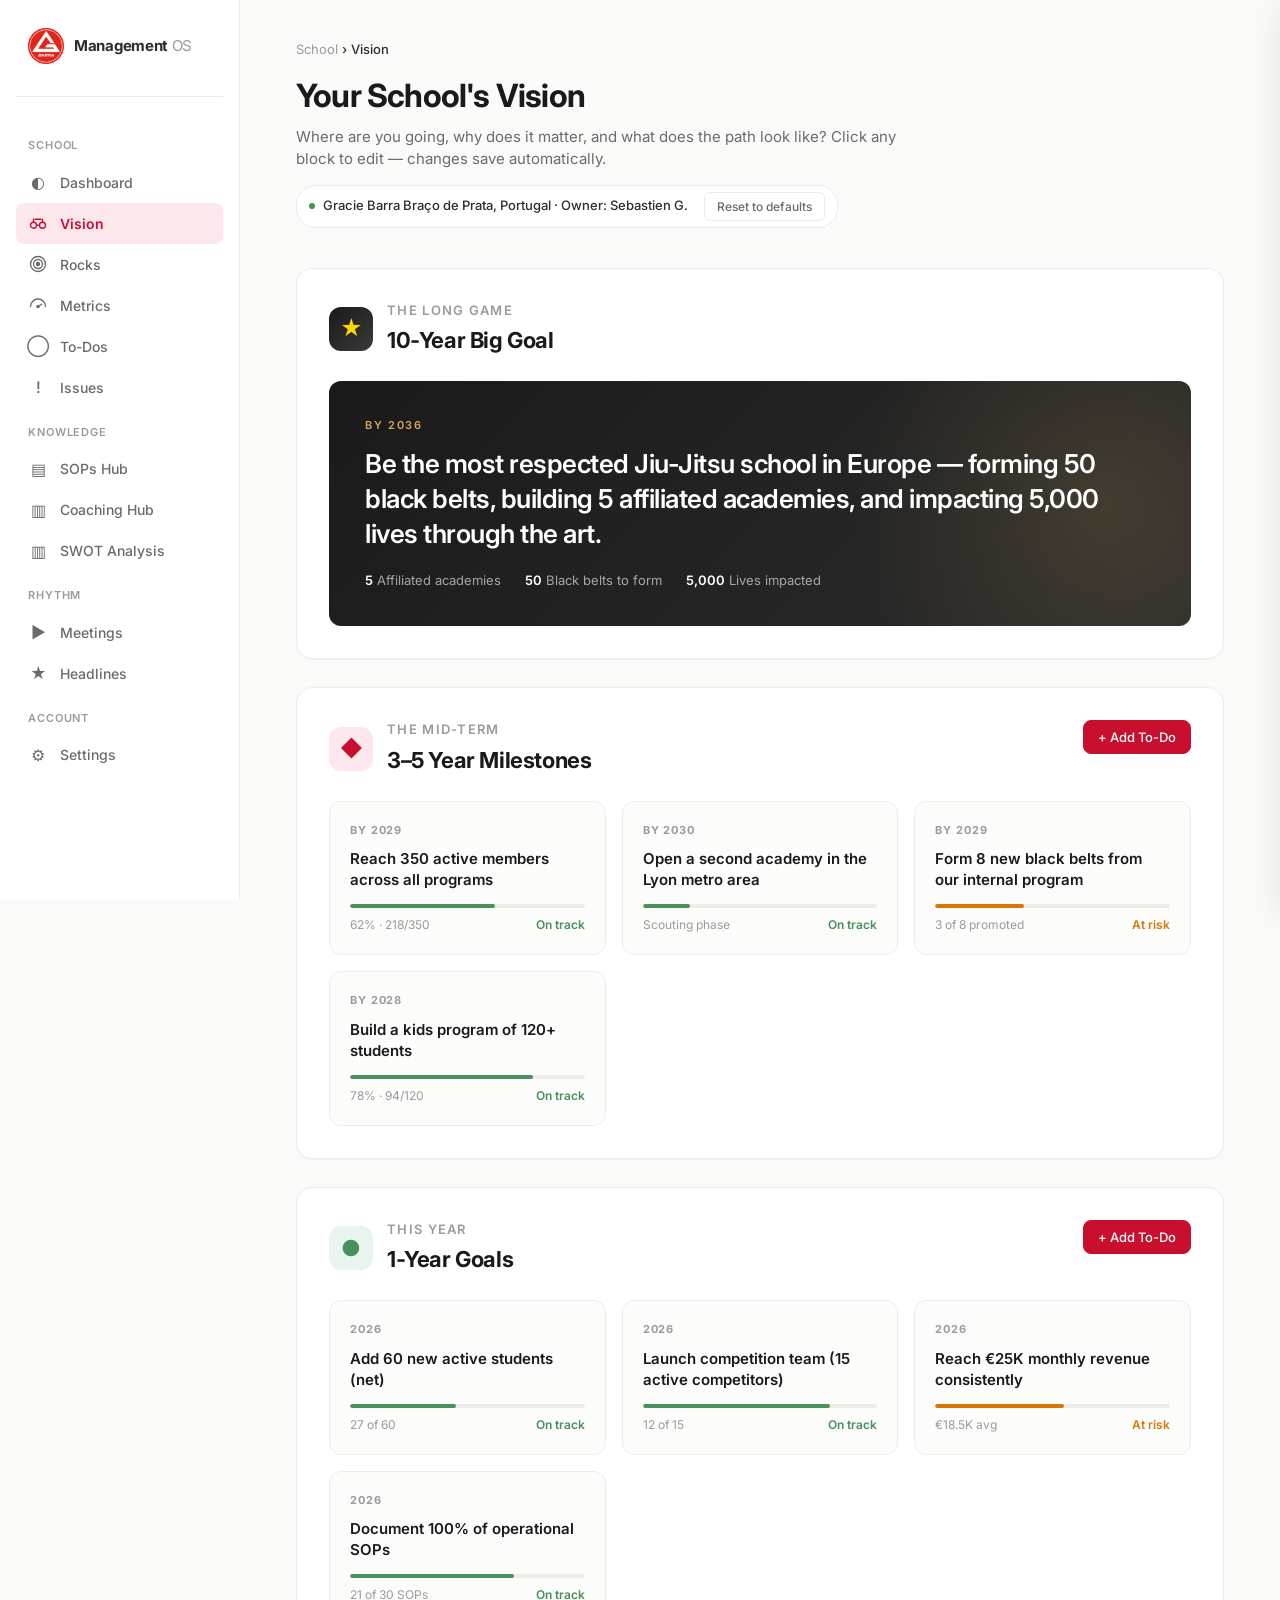
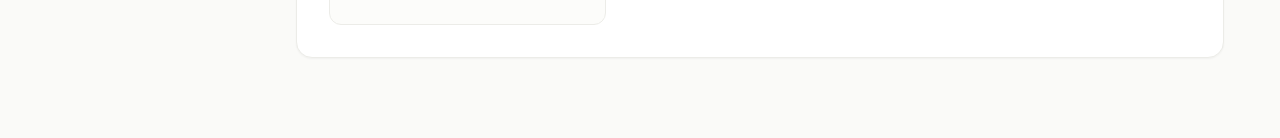
<file: vision.html>
<!DOCTYPE html>
<html lang="en">
<head>
<meta charset="UTF-8">
<meta name="viewport" content="width=device-width, initial-scale=1.0">
<title>GB Platform — Vision</title>
<link href="https://fonts.googleapis.com/css2?family=Inter:wght@300;400;500;600;700;800&display=swap" rel="stylesheet">
<style>
  * { margin: 0; padding: 0; box-sizing: border-box; }

  :root {
    --gb-red: #C8102E;
    --gb-red-soft: #FCE8EC;
    --gb-dark: #1A1A1A;
    --text: #2D2D2D;
    --text-soft: #6B6B6B;
    --text-faint: #9B9B9B;
    --bg: #FAFAF8;
    --card: #FFFFFF;
    --border: #ECECE8;
    --accent: #D4A857;
    --green: #4A8F5E;
    --shadow-sm: 0 1px 2px rgba(0,0,0,0.04);
    --shadow-md: 0 4px 16px rgba(0,0,0,0.06);
    --shadow-lg: 0 12px 32px rgba(0,0,0,0.10);
  }

  body {
    font-family: 'Inter', -apple-system, BlinkMacSystemFont, sans-serif;
    background: var(--bg);
    color: var(--text);
    line-height: 1.5;
    -webkit-font-smoothing: antialiased;
  }

  /* === LAYOUT === */
  .app {
    display: grid;
    grid-template-columns: 240px 1fr;
    min-height: 100vh;
  }

  /* === SIDEBAR === */
  .sidebar {
    background: #FFFFFF;
    border-right: 1px solid var(--border);
    padding: 28px 16px;
    position: sticky;
    top: 0;
    height: 100vh;
  }

  .logo {
    display: flex;
    align-items: center;
    gap: 10px;
    padding: 0 12px 32px;
    border-bottom: 1px solid var(--border);
    margin-bottom: 24px;
  }
  .logo-mark {
    width: 36px; height: 36px;
    display: flex; align-items: center; justify-content: center;
    flex-shrink: 0;
  }
  .logo-mark img { width: 100%; height: 100%; display: block; object-fit: contain; }
  .logo-text { font-weight: 700; font-size: 15px; letter-spacing: -0.3px; }
  .logo-text span { color: var(--text-faint); font-weight: 400; }

  .nav-section {
    font-size: 11px;
    text-transform: uppercase;
    letter-spacing: 0.08em;
    color: var(--text-faint);
    padding: 16px 12px 8px;
    font-weight: 600;
  }

  .nav-item {
    display: flex;
    align-items: center;
    gap: 12px;
    padding: 10px 12px;
    border-radius: 8px;
    color: var(--text-soft);
    cursor: pointer;
    font-size: 14px;
    font-weight: 500;
    transition: all 0.15s;
  }
  .nav-item:hover { background: var(--bg); color: var(--text); }
  .nav-item.active { background: var(--gb-red-soft); color: var(--gb-red); font-weight: 600; }
  .nav-item .icon { font-size: 16px; width: 20px; height: 20px; display: inline-flex; align-items: center; justify-content: center; flex-shrink: 0; }
  .nav-item .icon svg { width: 18px; height: 18px; }

  /* === MAIN === */
  .main {
    padding: 40px 56px 80px;
    max-width: 1200px;
  }

  .breadcrumb {
    font-size: 13px;
    color: var(--text-faint);
    margin-bottom: 12px;
  }
  .breadcrumb span { color: var(--text); font-weight: 500; }

  .page-header {
    margin-bottom: 8px;
  }
  .page-title {
    font-size: 32px;
    font-weight: 700;
    letter-spacing: -0.8px;
    color: var(--gb-dark);
    margin-bottom: 6px;
  }
  .page-subtitle {
    font-size: 15px;
    color: var(--text-soft);
    max-width: 620px;
  }

  .school-tag {
    display: inline-flex;
    align-items: center;
    gap: 8px;
    background: var(--card);
    border: 1px solid var(--border);
    padding: 6px 12px;
    border-radius: 20px;
    font-size: 13px;
    font-weight: 500;
    margin-top: 14px;
  }
  .school-tag .dot { width: 6px; height: 6px; border-radius: 50%; background: var(--green); }

  /* === SAVE INDICATOR === */
  .save-indicator {
    position: fixed;
    bottom: 24px;
    right: 24px;
    background: var(--gb-dark);
    color: white;
    padding: 10px 16px;
    border-radius: 8px;
    font-size: 13px;
    font-weight: 500;
    opacity: 0;
    transform: translateY(10px);
    transition: all 0.3s;
    z-index: 100;
    box-shadow: var(--shadow-lg);
  }
  .save-indicator.show { opacity: 1; transform: translateY(0); }

  /* === LINKED TO-DOS IN DRAWER === */
  .vision-todos-list {
    display: flex;
    flex-direction: column;
    gap: 6px;
  }
  .vision-todo-empty {
    font-size: 13px;
    color: var(--text-faint);
    padding: 14px 16px;
    background: var(--bg);
    border-radius: 8px;
    text-align: center;
  }
  .vision-todo-empty a { color: var(--gb-red); font-weight: 600; text-decoration: none; }
  .vision-todo-empty a:hover { text-decoration: underline; }
  .vision-todo-item {
    display: grid;
    grid-template-columns: 22px 1fr auto auto 22px;
    gap: 10px;
    align-items: center;
    padding: 10px 14px;
    background: var(--bg);
    border-radius: 8px;
    transition: all 0.15s;
  }
  .vision-todo-item:hover { background: white; box-shadow: var(--shadow-sm); }
  .vision-todo-item.done { opacity: 0.6; }
  .vision-todo-item.done .vt-title { text-decoration: line-through; color: var(--text-faint); }
  .vt-check {
    width: 20px; height: 20px;
    border-radius: 50%;
    border: 2px solid var(--border);
    background: white;
    display: flex; align-items: center; justify-content: center;
    color: white; font-size: 10px;
    cursor: pointer;
    transition: all 0.15s;
    flex-shrink: 0;
  }
  .vt-check:hover { border-color: var(--green); }
  .vt-check.done { background: var(--green); border-color: var(--green); }
  .vt-title { font-size: 13px; font-weight: 500; color: var(--text); cursor: pointer; overflow: hidden; text-overflow: ellipsis; white-space: nowrap; }
  .vt-title:hover { color: var(--gb-red); }
  .vt-owner {
    display: flex; align-items: center; gap: 6px;
    font-size: 11px; color: var(--text-soft);
  }
  .vt-avatar {
    width: 22px; height: 22px;
    border-radius: 50%;
    color: white;
    display: flex; align-items: center; justify-content: center;
    font-size: 9px; font-weight: 700;
    flex-shrink: 0;
  }
  .vt-avatar.col-1 { background: #2C5282; }
  .vt-avatar.col-2 { background: #C8102E; }
  .vt-avatar.col-3 { background: #4A8F5E; }
  .vt-avatar.col-4 { background: #D4A857; }
  .vt-avatar.col-5 { background: #6B46C1; }
  .vt-avatar.col-6 { background: #0F766E; }
  .vt-status {
    font-size: 10px; font-weight: 700;
    padding: 3px 8px; border-radius: 10px;
    text-transform: uppercase; letter-spacing: 0.04em;
    white-space: nowrap;
  }
  .vt-status.not-started { background: var(--bg); color: var(--text-soft); border: 1px solid var(--border); }
  .vt-status.in-progress { background: #DBEAFE; color: #2563EB; }
  .vt-status.done { background: #E8F4EC; color: var(--green); }
  .vt-status.blocked { background: var(--gb-red-soft); color: var(--gb-red); }
  .vt-delete {
    background: transparent; border: none;
    width: 22px; height: 22px; border-radius: 4px;
    cursor: pointer; color: var(--text-faint); font-size: 11px;
    opacity: 0; transition: opacity 0.15s;
  }
  .vision-todo-item:hover .vt-delete { opacity: 1; }
  .vt-delete:hover { background: var(--gb-red-soft); color: var(--gb-red); }
  .todos-sync-hint {
    font-size: 11px;
    color: var(--text-faint);
    margin-top: 8px;
    font-style: italic;
  }
  .todos-sync-hint a { color: var(--gb-red); font-weight: 600; text-decoration: none; }
  .todos-sync-hint a:hover { text-decoration: underline; }

  /* === ADD TO-DO MODAL === */
  .modal-overlay {
    position: fixed; inset: 0;
    background: rgba(0,0,0,0.45);
    opacity: 0; pointer-events: none;
    transition: opacity 0.2s;
    z-index: 200;
    display: flex; align-items: center; justify-content: center;
    padding: 20px;
  }
  .modal-overlay.open { opacity: 1; pointer-events: all; }
  .modal {
    background: white;
    border-radius: 16px;
    width: 480px; max-width: 100%;
    padding: 28px;
    box-shadow: 0 20px 50px rgba(0,0,0,0.25);
    transform: translateY(10px);
    transition: transform 0.2s;
  }
  .modal-overlay.open .modal { transform: translateY(0); }
  .modal-header {
    display: flex; justify-content: space-between; align-items: center;
    margin-bottom: 22px;
  }
  .modal-title {
    font-size: 19px; font-weight: 700;
    letter-spacing: -0.4px; color: var(--gb-dark);
  }
  .modal-close {
    background: transparent; border: none;
    width: 30px; height: 30px;
    border-radius: 8px;
    cursor: pointer; font-size: 16px;
    color: var(--text-soft);
    display: flex; align-items: center; justify-content: center;
  }
  .modal-close:hover { background: var(--bg); }
  .modal-form { display: flex; flex-direction: column; gap: 14px; }
  .modal-field { display: flex; flex-direction: column; gap: 6px; }
  .modal-field label {
    font-size: 11px; text-transform: uppercase;
    letter-spacing: 0.08em; color: var(--text-faint); font-weight: 600;
  }
  .modal-field input, .modal-field select {
    padding: 10px 14px;
    border: 1px solid var(--border);
    border-radius: 8px;
    font-size: 14px;
    font-family: inherit;
    background: var(--bg);
    outline: none;
    transition: all 0.15s;
    color: var(--text);
  }
  .modal-field input:focus, .modal-field select:focus {
    background: white;
    border-color: var(--gb-red);
    box-shadow: 0 0 0 3px var(--gb-red-soft);
  }
  .modal-actions {
    display: flex; gap: 10px; justify-content: flex-end;
    margin-top: 12px;
  }
  .modal-btn {
    padding: 10px 18px;
    border-radius: 8px;
    font-size: 13px; font-weight: 600;
    cursor: pointer;
    font-family: inherit;
    border: none;
    transition: all 0.15s;
  }
  .modal-btn.cancel {
    background: transparent;
    color: var(--text-soft);
    border: 1px solid var(--border);
  }
  .modal-btn.cancel:hover { background: var(--bg); color: var(--text); }
  .modal-btn.save {
    background: var(--gb-red);
    color: white;
  }
  .modal-btn.save:hover { background: #A50D26; }

  /* === TOAST === */
  .toast {
    position: fixed;
    bottom: 24px;
    left: 50%;
    transform: translate(-50%, 12px);
    background: var(--green);
    color: white;
    padding: 12px 22px;
    border-radius: 10px;
    font-size: 14px; font-weight: 600;
    opacity: 0;
    transition: all 0.3s;
    z-index: 300;
    box-shadow: 0 8px 22px rgba(74,143,94,0.35);
  }
  .toast.show { opacity: 1; transform: translate(-50%, 0); }
  .toast a {
    color: white;
    text-decoration: underline;
    margin-left: 10px;
    font-weight: 700;
  }

  .reset-btn {
    background: transparent;
    border: 1px solid var(--border);
    color: var(--text-soft);
    padding: 6px 12px;
    border-radius: 6px;
    font-size: 12px;
    font-weight: 500;
    cursor: pointer;
    font-family: inherit;
    margin-left: 8px;
  }
  .reset-btn:hover { background: var(--gb-red-soft); color: var(--gb-red); border-color: var(--gb-red); }

  /* === VISION BLOCKS === */
  .vision-grid {
    margin-top: 40px;
    display: flex;
    flex-direction: column;
    gap: 28px;
  }

  .vision-block {
    background: var(--card);
    border: 1px solid var(--border);
    border-radius: 16px;
    padding: 32px;
    box-shadow: var(--shadow-sm);
    transition: box-shadow 0.2s;
  }
  .vision-block:hover { box-shadow: var(--shadow-md); }

  .block-header {
    display: flex;
    align-items: flex-start;
    justify-content: space-between;
    margin-bottom: 24px;
  }
  .block-title-wrap { display: flex; align-items: center; gap: 14px; }
  .block-icon {
    width: 44px; height: 44px;
    border-radius: 12px;
    display: flex; align-items: center; justify-content: center;
    font-size: 22px;
  }
  .block-icon.ten { background: linear-gradient(135deg, #1A1A1A, #3A3A3A); color: #FFD700; }
  .block-icon.five { background: var(--gb-red-soft); color: var(--gb-red); }
  .block-icon.one { background: #E8F4EC; color: var(--green); }

  .block-info h2 {
    font-size: 13px;
    text-transform: uppercase;
    letter-spacing: 0.1em;
    color: var(--text-faint);
    font-weight: 600;
    margin-bottom: 4px;
  }
  .block-info h3 {
    font-size: 22px;
    font-weight: 700;
    letter-spacing: -0.4px;
    color: var(--gb-dark);
  }

  .block-action {
    background: transparent;
    border: 1px solid var(--border);
    padding: 8px 14px;
    border-radius: 8px;
    font-size: 13px;
    font-weight: 500;
    color: var(--text-soft);
    cursor: pointer;
    transition: all 0.15s;
    font-family: inherit;
  }
  .block-action:hover { background: var(--bg); color: var(--text); border-color: var(--text-soft); }
  .block-action.primary {
    background: var(--gb-red);
    color: white;
    border-color: var(--gb-red);
  }
  .block-action.primary:hover { background: #A50D26; border-color: #A50D26; color: white; }

  /* === 10-YEAR HERO === */
  .ten-year-card {
    background: linear-gradient(135deg, #1A1A1A 0%, #2C2C2C 100%);
    color: white;
    border-radius: 12px;
    padding: 36px;
    cursor: pointer;
    transition: transform 0.2s;
    position: relative;
    overflow: hidden;
  }
  .ten-year-card::after {
    content: '';
    position: absolute;
    top: -50%; right: -20%;
    width: 60%; height: 200%;
    background: radial-gradient(circle, rgba(212,168,87,0.15), transparent 70%);
  }
  .ten-year-card:hover { transform: translateY(-2px); }
  .ten-year-label {
    font-size: 11px;
    text-transform: uppercase;
    letter-spacing: 0.15em;
    color: var(--accent);
    font-weight: 600;
    margin-bottom: 12px;
  }
  .ten-year-statement {
    font-size: 26px;
    font-weight: 600;
    line-height: 1.35;
    letter-spacing: -0.5px;
    margin-bottom: 20px;
    position: relative;
    z-index: 1;
  }
  .ten-year-meta {
    display: flex;
    gap: 24px;
    font-size: 13px;
    color: rgba(255,255,255,0.6);
    position: relative;
    z-index: 1;
  }
  .ten-year-meta strong { color: white; font-weight: 600; }

  /* === MILESTONES & GOALS GRID === */
  .items-grid {
    display: grid;
    grid-template-columns: repeat(auto-fill, minmax(260px, 1fr));
    gap: 16px;
  }

  .item-card {
    background: #FCFCFA;
    border: 1px solid var(--border);
    border-radius: 12px;
    padding: 20px;
    cursor: pointer;
    transition: all 0.15s;
    position: relative;
  }
  .item-card:hover {
    background: white;
    border-color: var(--text-soft);
    transform: translateY(-1px);
    box-shadow: var(--shadow-md);
  }
  .item-card .delete-card {
    position: absolute;
    top: 8px; right: 8px;
    background: transparent;
    border: none;
    width: 24px; height: 24px;
    border-radius: 6px;
    cursor: pointer;
    color: var(--text-faint);
    font-size: 14px;
    opacity: 0;
    transition: opacity 0.15s;
  }
  .item-card:hover .delete-card { opacity: 1; }
  .delete-card:hover { background: var(--gb-red-soft); color: var(--gb-red); }

  .item-year {
    font-size: 11px;
    font-weight: 700;
    text-transform: uppercase;
    letter-spacing: 0.08em;
    color: var(--text-faint);
    margin-bottom: 10px;
  }
  .item-title {
    font-size: 15px;
    font-weight: 600;
    color: var(--gb-dark);
    line-height: 1.4;
    margin-bottom: 14px;
  }
  .item-progress {
    height: 4px;
    background: var(--border);
    border-radius: 2px;
    overflow: hidden;
    margin-bottom: 8px;
  }
  .item-progress-bar {
    height: 100%;
    background: var(--gb-red);
    border-radius: 2px;
    transition: width 0.3s;
  }
  .item-progress-bar.green { background: var(--green); }
  .item-progress-bar.amber { background: #D97706; }
  .item-meta {
    display: flex;
    justify-content: space-between;
    font-size: 12px;
    color: var(--text-faint);
  }
  .item-meta .status { font-weight: 600; }
  .status.on-track { color: var(--green); }
  .status.at-risk { color: #D97706; }
  .status.behind { color: var(--gb-red); }

  /* === DETAIL DRAWER === */
  .overlay {
    position: fixed;
    inset: 0;
    background: rgba(0,0,0,0.4);
    opacity: 0;
    pointer-events: none;
    transition: opacity 0.25s;
    z-index: 50;
  }
  .overlay.open { opacity: 1; pointer-events: all; }

  .drawer {
    position: fixed;
    top: 0; right: 0;
    width: 560px;
    max-width: 92vw;
    height: 100vh;
    background: white;
    box-shadow: var(--shadow-lg);
    transform: translateX(100%);
    transition: transform 0.3s cubic-bezier(0.4, 0, 0.2, 1);
    z-index: 51;
    display: flex;
    flex-direction: column;
  }
  .drawer.open { transform: translateX(0); }

  .drawer-header {
    padding: 24px 32px;
    border-bottom: 1px solid var(--border);
    display: flex;
    align-items: center;
    justify-content: space-between;
  }
  .drawer-tag {
    font-size: 11px;
    text-transform: uppercase;
    letter-spacing: 0.1em;
    color: var(--text-faint);
    font-weight: 600;
  }
  .drawer-header-actions { display: flex; gap: 6px; align-items: center; }
  .drawer-close, .drawer-delete {
    background: transparent;
    border: none;
    width: 32px; height: 32px;
    border-radius: 8px;
    cursor: pointer;
    font-size: 16px;
    color: var(--text-soft);
    display: flex; align-items: center; justify-content: center;
  }
  .drawer-close:hover { background: var(--bg); }
  .drawer-delete:hover { background: var(--gb-red-soft); color: var(--gb-red); }

  .drawer-body {
    padding: 28px 32px;
    overflow-y: auto;
    flex: 1;
  }

  /* === EDITABLE FIELDS === */
  [contenteditable="true"] {
    outline: none;
    border-radius: 6px;
    padding: 4px 8px;
    margin: -4px -8px;
    transition: all 0.15s;
    cursor: text;
  }
  [contenteditable="true"]:hover {
    background: var(--bg);
    box-shadow: inset 0 0 0 1px var(--border);
  }
  [contenteditable="true"]:focus {
    background: white;
    box-shadow: inset 0 0 0 2px var(--gb-red);
  }
  [contenteditable="true"]:empty::before {
    content: attr(data-placeholder);
    color: var(--text-faint);
  }

  .drawer-title {
    font-size: 22px;
    font-weight: 700;
    letter-spacing: -0.4px;
    color: var(--gb-dark);
    margin-bottom: 8px;
  }
  .drawer-deadline {
    font-size: 13px;
    color: var(--text-soft);
    margin-bottom: 24px;
  }
  .drawer-deadline-row {
    display: flex;
    gap: 16px;
    margin-bottom: 24px;
    flex-wrap: wrap;
  }
  .drawer-field {
    display: flex;
    flex-direction: column;
    gap: 4px;
  }
  .field-label {
    font-size: 11px;
    text-transform: uppercase;
    letter-spacing: 0.08em;
    color: var(--text-faint);
    font-weight: 600;
  }
  .field-value {
    font-size: 13px;
    color: var(--text);
    font-weight: 500;
  }
  .status-select {
    background: var(--bg);
    border: 1px solid var(--border);
    border-radius: 6px;
    padding: 4px 8px;
    font-size: 13px;
    font-weight: 600;
    font-family: inherit;
    cursor: pointer;
    outline: none;
  }
  .status-select.on-track { color: var(--green); }
  .status-select.at-risk { color: #D97706; }
  .status-select.behind { color: var(--gb-red); }

  .drawer-section { margin-bottom: 28px; }
  .drawer-section-header {
    display: flex;
    justify-content: space-between;
    align-items: center;
    margin-bottom: 10px;
  }
  .drawer-section-title {
    font-size: 11px;
    text-transform: uppercase;
    letter-spacing: 0.1em;
    color: var(--text-faint);
    font-weight: 600;
  }
  .add-btn {
    background: transparent;
    border: 1px dashed var(--border);
    color: var(--text-soft);
    padding: 4px 10px;
    border-radius: 6px;
    font-size: 12px;
    font-weight: 500;
    cursor: pointer;
    font-family: inherit;
  }
  .add-btn:hover { color: var(--gb-red); border-color: var(--gb-red); }

  .drawer-description {
    font-size: 14px;
    line-height: 1.7;
    color: var(--text);
    min-height: 60px;
  }

  .drawer-stats {
    display: grid;
    grid-template-columns: 1fr 1fr;
    gap: 12px;
  }
  .stat-card {
    background: var(--bg);
    border-radius: 10px;
    padding: 16px;
    position: relative;
  }
  .stat-card .delete-stat {
    position: absolute;
    top: 6px; right: 6px;
    background: transparent;
    border: none;
    width: 20px; height: 20px;
    border-radius: 4px;
    cursor: pointer;
    color: var(--text-faint);
    font-size: 11px;
    opacity: 0;
  }
  .stat-card:hover .delete-stat { opacity: 1; }
  .delete-stat:hover { background: var(--gb-red-soft); color: var(--gb-red); }
  .stat-label {
    font-size: 12px;
    color: var(--text-soft);
    margin-bottom: 6px;
  }
  .stat-value {
    font-size: 18px;
    font-weight: 700;
    color: var(--gb-dark);
  }

  .milestone-list { display: flex; flex-direction: column; gap: 10px; }
  .milestone-item {
    display: flex;
    align-items: center;
    gap: 12px;
    padding: 12px 14px;
    background: var(--bg);
    border-radius: 8px;
    font-size: 14px;
    position: relative;
  }
  .milestone-item .delete-ms {
    background: transparent;
    border: none;
    width: 22px; height: 22px;
    border-radius: 4px;
    cursor: pointer;
    color: var(--text-faint);
    font-size: 12px;
    opacity: 0;
    flex-shrink: 0;
  }
  .milestone-item:hover .delete-ms { opacity: 1; }
  .delete-ms:hover { background: var(--gb-red-soft); color: var(--gb-red); }

  .check {
    width: 20px; height: 20px;
    border-radius: 50%;
    border: 2px solid var(--border);
    flex-shrink: 0;
    display: flex; align-items: center; justify-content: center;
    font-size: 11px;
    color: white;
    cursor: pointer;
    background: white;
    transition: all 0.15s;
  }
  .check:hover { border-color: var(--green); }
  .check.done {
    background: var(--green);
    border-color: var(--green);
  }
  .milestone-text {
    flex: 1;
  }
  .milestone-item.done .milestone-text { color: var(--text-faint); text-decoration: line-through; }

</style>
<link rel="stylesheet" href="responsive.css">
<script src="responsive.js" defer></script>
</head>
<body>

<div class="app">

  <!-- SIDEBAR -->
  <aside class="sidebar">
    <div class="logo">
      <div class="logo-mark"><img src="gracie-barra-logo.png.png" alt="Gracie Barra"></div>
      <div class="logo-text">Management <span>OS</span></div>
    </div>

    <div class="nav-section">School</div>
    <div class="nav-item" onclick="location.href='dashboard.html'"><span class="icon">◐</span> Dashboard</div>
    <div class="nav-item active"><span class="icon"><svg viewBox="0 0 24 24" fill="none" stroke="currentColor" stroke-width="1.8" stroke-linecap="round" stroke-linejoin="round"><circle cx="6" cy="15" r="4"/><circle cx="18" cy="15" r="4"/><path d="M6 11V7m12 4V7M8 7h8"/><path d="M10 15h4"/></svg></span> Vision</div>
    <div class="nav-item" onclick="location.href='rocks.html'"><span class="icon"><svg viewBox="0 0 24 24" fill="none" stroke="currentColor" stroke-width="1.8" stroke-linecap="round" stroke-linejoin="round"><circle cx="12" cy="12" r="10"/><circle cx="12" cy="12" r="6"/><circle cx="12" cy="12" r="2" fill="currentColor"/></svg></span> Rocks</div>
    <div class="nav-item" onclick="location.href='metrics.html'"><span class="icon"><svg viewBox="0 0 24 24" fill="none" stroke="currentColor" stroke-width="1.8" stroke-linecap="round" stroke-linejoin="round"><path d="M2 14a10 10 0 0 1 20 0"/><path d="M12 14l5-3"/><circle cx="12" cy="14" r="1.5" fill="currentColor"/></svg></span> Metrics</div>
    <div class="nav-item" onclick="location.href='todos.html'"><span class="icon">◯</span> To-Dos</div>
    <div class="nav-item" onclick="location.href='issues.html'"><span class="icon">!</span> Issues</div>

    <div class="nav-section">Knowledge</div>
    <div class="nav-item" onclick="location.href='sops.html'"><span class="icon">▤</span> SOPs Hub</div>
    <div class="nav-item" onclick="location.href='coaching-hub.html'"><span class="icon">▥</span> Coaching Hub</div>
    <div class="nav-item" onclick="location.href='swot.html'"><span class="icon">▥</span> SWOT Analysis</div>

    <div class="nav-section">Rhythm</div>
    <div class="nav-item" onclick="location.href='meetings.html'"><span class="icon">▶</span> Meetings</div>
    <div class="nav-item"><span class="icon">★</span> Headlines</div>

    <div class="nav-section">Account</div>
    <div class="nav-item" onclick="location.href=&#39;settings.html&#39;"><span class="icon">⚙</span> Settings</div>
  </aside>

  <!-- MAIN -->
  <main class="main">

    <div class="breadcrumb">School <span>›</span> <span>Vision</span></div>

    <div class="page-header">
      <h1 class="page-title">Your School's Vision</h1>
      <p class="page-subtitle">Where are you going, why does it matter, and what does the path look like? Click any block to edit — changes save automatically.</p>
      <div class="school-tag"><span class="dot"></span> Gracie Barra Braço de Prata, Portugal · Owner: Sebastien G.
        <button class="reset-btn" onclick="resetAll()">Reset to defaults</button>
      </div>
    </div>

    <div class="vision-grid" id="visionGrid">
      <!-- rendered by JS -->
    </div>

  </main>
</div>

<!-- DRAWER -->
<div class="overlay" id="overlay" onclick="closeDrawer()"></div>
<aside class="drawer" id="drawer">
  <div class="drawer-header">
    <div class="drawer-tag" id="drawerTag">Goal</div>
    <div class="drawer-header-actions">
      <button class="drawer-delete" id="drawerDelete" title="Delete">🗑</button>
      <button class="drawer-close" onclick="closeDrawer()" title="Close">✕</button>
    </div>
  </div>
  <div class="drawer-body" id="drawerBody"></div>
</aside>

<!-- SAVE INDICATOR -->
<div class="save-indicator" id="saveIndicator">✓ Saved</div>

<!-- ADD TO-DO MODAL -->
<div class="modal-overlay" id="addTodoModal">
  <div class="modal">
    <div class="modal-header">
      <div class="modal-title" id="modalTitleText">Add To-Do</div>
      <button class="modal-close" onclick="closeAddTodo()">✕</button>
    </div>
    <div class="modal-form">
      <div class="modal-field">
        <label>To-do title</label>
        <input id="todoTitle" placeholder="What needs to be done?" autocomplete="off">
      </div>
      <div class="modal-field">
        <label id="parentLabel">Linked to milestone</label>
        <select id="todoParent"></select>
      </div>
      <div class="modal-field">
        <label>Owner</label>
        <input id="todoOwner" placeholder="Owner name" value="Sebastien G.">
      </div>
      <div class="modal-field">
        <label>Due date</label>
        <input id="todoDueDate" type="date">
      </div>
      <div class="modal-actions">
        <button class="modal-btn cancel" onclick="closeAddTodo()">Cancel</button>
        <button class="modal-btn save" onclick="saveTodoFromVision()">+ Add To-Do</button>
      </div>
    </div>
  </div>
</div>

<!-- TOAST -->
<div class="toast" id="toast"></div>

<script>
  // === DEFAULT DATA ===
  const DEFAULT_DATA = {
    ten: {
      type: "ten",
      tagPrefix: "10-Year Big Goal",
      year: "By 2036",
      title: "Be the most respected Jiu-Jitsu school in Europe — forming 50 black belts, building 5 affiliated academies, and impacting 5,000 lives through the art.",
      deadline: "Target: December 2036",
      status: "on-track",
      progress: 0,
      progressLabel: "10 years horizon",
      description: "Our vision is to build more than a school — we want to build a legacy. A place where Jiu-Jitsu transforms lives, where black belts are formed with patience and purpose, and where the Gracie Barra brotherhood is felt in every detail. By 2036, we aim to have built 5 academies in the region, formed 50 new black belts, and positively impacted 5,000 lives through the art.",
      stats: [
        { label: "Affiliated academies", value: "5" },
        { label: "Black belts to form", value: "50" },
        { label: "Lives impacted", value: "5,000" },
        { label: "Time horizon", value: "10 years" }
      ],
      milestones: [
        { text: "Define our 5-pillar identity statement", done: true },
        { text: "Onboard first 2 leadership team members", done: true },
        { text: "Reach 350 members in main academy", done: false },
        { text: "Open second affiliated academy", done: false }
      ]
    },
    milestones: [
      {
        id: "m1", year: "By 2029", title: "Reach 350 active members across all programs",
        deadline: "Target: December 2029", status: "on-track", progress: 62, progressLabel: "62% · 218/350",
        description: "Sustainable growth from 218 to 350 active members across adult, kids, and competition programs. Focus on retention before acquisition — and on culture before headcount.",
        stats: [
          { label: "Current members", value: "218" },
          { label: "Target", value: "350" },
          { label: "Net new needed", value: "132" },
          { label: "Avg monthly growth", value: "+5" }
        ],
        milestones: [
          { text: "Hit 250 members (end of 2026)", done: false },
          { text: "Launch retention program", done: true },
          { text: "Open Saturday morning kids slot", done: true },
          { text: "Hit 300 members (end of 2027)", done: false }
        ]
      },
      {
        id: "m2", year: "By 2030", title: "Open a second academy in the Lyon metro area",
        deadline: "Target: Q3 2030", status: "on-track", progress: 20, progressLabel: "Scouting phase",
        description: "Identify and launch a second GB academy in a complementary neighborhood — staffed by a black belt we've trained internally. Goal is to multiply impact without diluting culture.",
        stats: [
          { label: "Phase", value: "Scouting" },
          { label: "Target zone", value: "East Lyon" },
          { label: "Investment", value: "€80-120K" },
          { label: "Launch year", value: "2030" }
        ],
        milestones: [
          { text: "Identify head instructor candidate", done: true },
          { text: "Define location criteria", done: false },
          { text: "Visit 5 potential locations", done: false },
          { text: "Secure financing", done: false }
        ]
      },
      {
        id: "m3", year: "By 2029", title: "Form 8 new black belts from our internal program",
        deadline: "Target: December 2029", status: "at-risk", progress: 38, progressLabel: "3 of 8 promoted",
        description: "Promote 8 students to black belt by 2029 — all formed within our school. The pipeline currently has 3 brown belts close to promotion and 11 purple belts on the path.",
        stats: [
          { label: "Promoted so far", value: "3 of 8" },
          { label: "Brown belts in pipeline", value: "5" },
          { label: "Purple belts on path", value: "11" },
          { label: "Avg time to BB", value: "10-12 yrs" }
        ],
        milestones: [
          { text: "Promote 3 brown belts to black (2026-2027)", done: false },
          { text: "Build a brown belt curriculum", done: false },
          { text: "Run quarterly stripe gradings", done: true },
          { text: "Mentorship pairing program", done: false }
        ]
      },
      {
        id: "m4", year: "By 2028", title: "Build a kids program of 120+ students",
        deadline: "Target: June 2028", status: "on-track", progress: 78, progressLabel: "78% · 94/120",
        description: "The kids program is the heart of long-term growth — both for the school and for the sport. Reach 120 active kids across all age groups with two dedicated kids coaches.",
        stats: [
          { label: "Current kids", value: "94" },
          { label: "Target", value: "120" },
          { label: "Coaches", value: "1 → 2" },
          { label: "Age groups", value: "4-15" }
        ],
        milestones: [
          { text: "Hire second kids coach", done: false },
          { text: "Open afternoon kids class", done: true },
          { text: "Build parent communication system", done: true },
          { text: "Launch summer camp program", done: false }
        ]
      }
    ],
    goals: [
      {
        id: "g1", year: "2026", title: "Add 60 new active students (net)",
        deadline: "Target: December 2026", status: "on-track", progress: 45, progressLabel: "27 of 60",
        description: "Net growth of 60 students this year. 'Net' means new sign-ups minus churn. Focus on the trial-to-paying conversion process and the first 90 days of student retention.",
        stats: [
          { label: "Net new YTD", value: "27" },
          { label: "Target", value: "60" },
          { label: "Avg monthly", value: "+5.4" },
          { label: "Trial conversion", value: "62%" }
        ],
        milestones: [
          { text: "Q1: +15 (achieved 14)", done: true },
          { text: "Q2: +15 (in progress)", done: false },
          { text: "Q3: +15", done: false },
          { text: "Q4: +15", done: false }
        ]
      },
      {
        id: "g2", year: "2026", title: "Launch competition team (15 active competitors)",
        deadline: "Target: December 2026", status: "on-track", progress: 80, progressLabel: "12 of 15",
        description: "Build a structured competition team with 15 committed athletes training 4+ times per week. Includes a coach, dedicated training slot, and travel structure.",
        stats: [
          { label: "Active competitors", value: "12" },
          { label: "Target", value: "15" },
          { label: "Comps this year", value: "8" },
          { label: "Medals YTD", value: "23" }
        ],
        milestones: [
          { text: "Define team selection criteria", done: true },
          { text: "Open dedicated comp class", done: true },
          { text: "Recruit 3 more athletes", done: false },
          { text: "Plan 2027 calendar", done: false }
        ]
      },
      {
        id: "g3", year: "2026", title: "Reach €25K monthly revenue consistently",
        deadline: "Target: December 2026", status: "at-risk", progress: 55, progressLabel: "€18.5K avg",
        description: "Bring monthly revenue from current €18.5K average to a consistent €25K through membership growth, pricing review, and Proshop performance.",
        stats: [
          { label: "Current avg", value: "€18.5K" },
          { label: "Target", value: "€25K" },
          { label: "Gap", value: "€6.5K/mo" },
          { label: "Proshop share", value: "12%" }
        ],
        milestones: [
          { text: "Review membership pricing", done: true },
          { text: "Launch private lesson packages", done: false },
          { text: "Restructure Proshop margins", done: false },
          { text: "Add seminar revenue stream", done: false }
        ]
      },
      {
        id: "g4", year: "2026", title: "Document 100% of operational SOPs",
        deadline: "Target: December 2026", status: "on-track", progress: 70, progressLabel: "21 of 30 SOPs",
        description: "Every recurring operational task in the school documented as a clear SOP — front desk, mat, Proshop, admin, communication. Goal: the school can run without me being there.",
        stats: [
          { label: "SOPs documented", value: "21" },
          { label: "Target", value: "30" },
          { label: "Areas covered", value: "5 of 5" },
          { label: "Owners assigned", value: "21" }
        ],
        milestones: [
          { text: "Front desk SOPs (6 of 6)", done: true },
          { text: "Mat / class SOPs (8 of 10)", done: false },
          { text: "Proshop SOPs (4 of 6)", done: false },
          { text: "Admin & financial SOPs (3 of 8)", done: false }
        ]
      }
    ]
  };

  const STORAGE_KEY = "gb_vision_data_v1";
  let data = loadData();
  let currentEdit = null; // { type: 'ten' | 'milestone' | 'goal', id: 'm1' etc }

  function loadData() {
    try {
      const raw = localStorage.getItem(STORAGE_KEY);
      if (raw) return JSON.parse(raw);
    } catch (e) {}
    return JSON.parse(JSON.stringify(DEFAULT_DATA));
  }

  function saveData() {
    localStorage.setItem(STORAGE_KEY, JSON.stringify(data));
    showSaved();
  }

  function showSaved() {
    const el = document.getElementById('saveIndicator');
    el.classList.add('show');
    clearTimeout(showSaved._t);
    showSaved._t = setTimeout(() => el.classList.remove('show'), 1500);
  }

  function resetAll() {
    if (!confirm('Reset all vision data to defaults? This cannot be undone.')) return;
    data = JSON.parse(JSON.stringify(DEFAULT_DATA));
    saveData();
    renderAll();
    closeDrawer();
  }

  // === RENDER ===
  function renderAll() {
    const grid = document.getElementById('visionGrid');
    grid.innerHTML = `
      <!-- BLOCK 1: 10-YEAR -->
      <section class="vision-block">
        <div class="block-header">
          <div class="block-title-wrap">
            <div class="block-icon ten">★</div>
            <div class="block-info">
              <h2>The Long Game</h2>
              <h3>10-Year Big Goal</h3>
            </div>
          </div>
        </div>
        <div class="ten-year-card" onclick="openTen()">
          <div class="ten-year-label">${escapeHtml(data.ten.year)}</div>
          <div class="ten-year-statement">${escapeHtml(data.ten.title)}</div>
          <div class="ten-year-meta">
            <div><strong>${data.ten.stats[0]?.value || ''}</strong> ${escapeHtml(data.ten.stats[0]?.label || '')}</div>
            <div><strong>${data.ten.stats[1]?.value || ''}</strong> ${escapeHtml(data.ten.stats[1]?.label || '')}</div>
            <div><strong>${data.ten.stats[2]?.value || ''}</strong> ${escapeHtml(data.ten.stats[2]?.label || '')}</div>
          </div>
        </div>
      </section>

      <!-- BLOCK 2: MILESTONES -->
      <section class="vision-block">
        <div class="block-header">
          <div class="block-title-wrap">
            <div class="block-icon five">◆</div>
            <div class="block-info">
              <h2>The Mid-Term</h2>
              <h3>3–5 Year Milestones</h3>
            </div>
          </div>
          <button class="block-action primary" onclick="openAddTodo('milestone')">+ Add To-Do</button>
        </div>
        <div class="items-grid">
          ${data.milestones.map(m => renderCard(m, 'milestone')).join('')}
        </div>
      </section>

      <!-- BLOCK 3: 1-YEAR GOALS -->
      <section class="vision-block">
        <div class="block-header">
          <div class="block-title-wrap">
            <div class="block-icon one">●</div>
            <div class="block-info">
              <h2>This Year</h2>
              <h3>1-Year Goals</h3>
            </div>
          </div>
          <button class="block-action primary" onclick="openAddTodo('goal')">+ Add To-Do</button>
        </div>
        <div class="items-grid">
          ${data.goals.map(g => renderCard(g, 'goal')).join('')}
        </div>
      </section>
    `;
  }

  function renderCard(item, type) {
    const barClass = item.status === 'on-track' ? 'green' : item.status === 'at-risk' ? 'amber' : '';
    const statusLabel = item.status === 'on-track' ? 'On track' : item.status === 'at-risk' ? 'At risk' : 'Behind';
    return `
      <div class="item-card" onclick="openItem('${type}', '${item.id}')">
        <button class="delete-card" onclick="event.stopPropagation(); deleteItem('${type}', '${item.id}')">✕</button>
        <div class="item-year">${escapeHtml(item.year)}</div>
        <div class="item-title">${escapeHtml(item.title)}</div>
        <div class="item-progress"><div class="item-progress-bar ${barClass}" style="width: ${item.progress}%"></div></div>
        <div class="item-meta">
          <span>${escapeHtml(item.progressLabel)}</span>
          <span class="status ${item.status}">${statusLabel}</span>
        </div>
      </div>
    `;
  }

  function escapeHtml(s) {
    return String(s ?? '').replace(/[&<>"']/g, c => ({ '&':'&amp;','<':'&lt;','>':'&gt;','"':'&quot;',"'":'&#39;' }[c]));
  }

  // === OPEN DRAWER ===
  function openTen() {
    currentEdit = { type: 'ten' };
    renderDrawer(data.ten, '10-Year Big Goal');
    document.getElementById('drawerDelete').style.display = 'none';
    showDrawer();
  }

  function openItem(type, id) {
    const list = type === 'milestone' ? data.milestones : data.goals;
    const item = list.find(x => x.id === id);
    if (!item) return;
    currentEdit = { type, id };
    renderDrawer(item, type === 'milestone' ? '3–5 Year Milestone' : '1-Year Goal');
    document.getElementById('drawerDelete').style.display = '';
    showDrawer();
  }

  function showDrawer() {
    document.getElementById('overlay').classList.add('open');
    document.getElementById('drawer').classList.add('open');
  }

  function closeDrawer() {
    document.getElementById('overlay').classList.remove('open');
    document.getElementById('drawer').classList.remove('open');
    currentEdit = null;
  }

  function getCurrentItem() {
    if (!currentEdit) return null;
    if (currentEdit.type === 'ten') return data.ten;
    const list = currentEdit.type === 'milestone' ? data.milestones : data.goals;
    return list.find(x => x.id === currentEdit.id);
  }

  function renderDrawer(item, tagText) {
    document.getElementById('drawerTag').textContent = tagText + ' · ' + (item.year || '');

    const body = document.getElementById('drawerBody');
    body.innerHTML = `
      <h2 class="drawer-title" contenteditable="true" data-placeholder="Title..." data-field="title">${escapeHtml(item.title)}</h2>

      <div class="drawer-deadline-row">
        <div class="drawer-field">
          <span class="field-label">Year / Date</span>
          <span class="field-value" contenteditable="true" data-field="year" data-placeholder="e.g. By 2030">${escapeHtml(item.year || '')}</span>
        </div>
        <div class="drawer-field">
          <span class="field-label">Deadline</span>
          <span class="field-value" contenteditable="true" data-field="deadline" data-placeholder="Target...">${escapeHtml(item.deadline || '')}</span>
        </div>
        ${currentEdit.type !== 'ten' ? `
        <div class="drawer-field">
          <span class="field-label">Status</span>
          <select class="status-select ${item.status}" data-field="status" onchange="updateStatus(this.value)">
            <option value="on-track" ${item.status==='on-track'?'selected':''}>On track</option>
            <option value="at-risk" ${item.status==='at-risk'?'selected':''}>At risk</option>
            <option value="behind" ${item.status==='behind'?'selected':''}>Behind</option>
          </select>
        </div>
        <div class="drawer-field">
          <span class="field-label">Progress (%)</span>
          <span class="field-value" contenteditable="true" data-field="progress" data-placeholder="0">${item.progress}</span>
        </div>
        <div class="drawer-field" style="flex: 1; min-width: 100%;">
          <span class="field-label">Progress label</span>
          <span class="field-value" contenteditable="true" data-field="progressLabel" data-placeholder="e.g. 27 of 60">${escapeHtml(item.progressLabel || '')}</span>
        </div>
        ` : ''}
      </div>

      <div class="drawer-section">
        <div class="drawer-section-header">
          <div class="drawer-section-title">Description</div>
        </div>
        <div class="drawer-description" contenteditable="true" data-field="description" data-placeholder="Describe this goal...">${escapeHtml(item.description)}</div>
      </div>

      ${currentEdit.type !== 'ten' ? renderLinkedTodosSection(item) : ''}

      <div class="drawer-section">
        <div class="drawer-section-header">
          <div class="drawer-section-title">Key Metrics</div>
          <button class="add-btn" onclick="addStat()">+ Add metric</button>
        </div>
        <div class="drawer-stats" id="statsList">
          ${item.stats.map((s, i) => `
            <div class="stat-card">
              <button class="delete-stat" onclick="removeStat(${i})">✕</button>
              <div class="stat-label" contenteditable="true" data-stat-index="${i}" data-stat-field="label" data-placeholder="Label">${escapeHtml(s.label)}</div>
              <div class="stat-value" contenteditable="true" data-stat-index="${i}" data-stat-field="value" data-placeholder="0">${escapeHtml(s.value)}</div>
            </div>
          `).join('')}
        </div>
      </div>

      <div class="drawer-section">
        <div class="drawer-section-header">
          <div class="drawer-section-title">Milestones</div>
          <button class="add-btn" onclick="addMilestone()">+ Add milestone</button>
        </div>
        <div class="milestone-list" id="milestoneList">
          ${item.milestones.map((m, i) => `
            <div class="milestone-item ${m.done ? 'done' : ''}">
              <div class="check ${m.done ? 'done' : ''}" onclick="toggleMilestone(${i})">${m.done ? '✓' : ''}</div>
              <div class="milestone-text" contenteditable="true" data-ms-index="${i}" data-placeholder="Milestone description">${escapeHtml(m.text)}</div>
              <button class="delete-ms" onclick="removeMilestone(${i})">✕</button>
            </div>
          `).join('')}
        </div>
      </div>
    `;

    // wire up text editing
    body.querySelectorAll('[contenteditable="true"]').forEach(el => {
      el.addEventListener('blur', handleEdit);
      el.addEventListener('keydown', e => {
        if (e.key === 'Enter' && !e.shiftKey && !el.classList.contains('drawer-description')) {
          e.preventDefault();
          el.blur();
        }
      });
    });

    // delete button
    document.getElementById('drawerDelete').onclick = () => {
      if (currentEdit.type === 'ten') return;
      if (!confirm('Delete this item?')) return;
      deleteItem(currentEdit.type, currentEdit.id);
      closeDrawer();
    };
  }

  function handleEdit(e) {
    const el = e.target;
    const item = getCurrentItem();
    if (!item) return;

    const field = el.dataset.field;
    const statIdx = el.dataset.statIndex;
    const statField = el.dataset.statField;
    const msIdx = el.dataset.msIndex;

    if (field) {
      let val = el.textContent.trim();
      if (field === 'progress') {
        val = Math.max(0, Math.min(100, parseInt(val) || 0));
        el.textContent = val;
      }
      item[field] = val;
    } else if (statIdx !== undefined) {
      item.stats[parseInt(statIdx)][statField] = el.textContent.trim();
    } else if (msIdx !== undefined) {
      item.milestones[parseInt(msIdx)].text = el.textContent.trim();
    }

    saveData();
    renderAll();
  }

  function updateStatus(val) {
    const item = getCurrentItem();
    if (!item) return;
    item.status = val;
    saveData();
    renderAll();
    // re-render drawer to update select color
    renderDrawer(item, currentEdit.type === 'milestone' ? '3–5 Year Milestone' : '1-Year Goal');
  }

  function toggleMilestone(i) {
    const item = getCurrentItem();
    if (!item) return;
    item.milestones[i].done = !item.milestones[i].done;
    saveData();
    renderAll();
    renderDrawer(item, drawerTagFor(currentEdit.type));
  }

  function addMilestone() {
    const item = getCurrentItem();
    if (!item) return;
    item.milestones.push({ text: '', done: false });
    saveData();
    renderDrawer(item, drawerTagFor(currentEdit.type));
  }

  function removeMilestone(i) {
    const item = getCurrentItem();
    if (!item) return;
    item.milestones.splice(i, 1);
    saveData();
    renderDrawer(item, drawerTagFor(currentEdit.type));
  }

  function addStat() {
    const item = getCurrentItem();
    if (!item) return;
    item.stats.push({ label: 'New metric', value: '0' });
    saveData();
    renderDrawer(item, drawerTagFor(currentEdit.type));
    renderAll();
  }

  function removeStat(i) {
    const item = getCurrentItem();
    if (!item) return;
    item.stats.splice(i, 1);
    saveData();
    renderDrawer(item, drawerTagFor(currentEdit.type));
    renderAll();
  }

  function drawerTagFor(type) {
    if (type === 'ten') return '10-Year Big Goal';
    if (type === 'milestone') return '3–5 Year Milestone';
    return '1-Year Goal';
  }

  function addItem(type) {
    const newId = type[0] + Date.now();
    const newItem = {
      id: newId,
      year: type === 'milestone' ? 'By 2030' : '2026',
      title: 'New ' + (type === 'milestone' ? 'milestone' : 'goal'),
      deadline: 'Target: ...',
      status: 'on-track',
      progress: 0,
      progressLabel: '0%',
      description: 'Describe this ' + type + '...',
      stats: [
        { label: 'Current', value: '0' },
        { label: 'Target', value: '100' }
      ],
      milestones: [
        { text: 'First step', done: false }
      ]
    };
    if (type === 'milestone') data.milestones.push(newItem);
    else data.goals.push(newItem);
    saveData();
    renderAll();
    openItem(type, newId);
  }

  function deleteItem(type, id) {
    if (type === 'milestone') {
      data.milestones = data.milestones.filter(x => x.id !== id);
    } else {
      data.goals = data.goals.filter(x => x.id !== id);
    }
    saveData();
    renderAll();
  }

  document.addEventListener('keydown', e => {
    if (e.key === 'Escape') {
      closeDrawer();
      closeAddTodo();
    }
  });

  // === ADD TO-DO FROM VISION ===
  let addTodoTargetType = null; // 'milestone' or 'goal'
  let addTodoPresetParentId = null; // optional pre-filled parent id
  const TODOS_KEY = 'gb_todos_data_v1';

  function loadTodos() {
    try {
      const raw = localStorage.getItem(TODOS_KEY);
      if (raw) return JSON.parse(raw);
    } catch (e) {}
    return { todos: [] };
  }
  function saveTodos(td) {
    localStorage.setItem(TODOS_KEY, JSON.stringify(td));
  }

  function getTodosForVisionItem(type, id) {
    const td = loadTodos();
    return (td.todos || []).filter(t => t.parent && t.parent.type === type && t.parent.id === id);
  }

  function initialsOf(name) {
    return String(name || '').split(/\s+/).map(w => w[0]).join('').slice(0,2).toUpperCase();
  }

  function renderLinkedTodosSection(item) {
    const todos = getTodosForVisionItem(currentEdit.type, item.id);
    const label = currentEdit.type === 'milestone' ? 'milestone' : 'goal';

    return `
      <div class="drawer-section">
        <div class="drawer-section-header">
          <div class="drawer-section-title">To-Dos · ${todos.length}</div>
          <button class="add-btn" onclick="openAddTodo('${currentEdit.type}', '${item.id}')">+ Add to-do</button>
        </div>
        ${todos.length === 0
          ? `<div class="vision-todo-empty">No to-dos linked to this ${label} yet. <a href="#" onclick="openAddTodo('${currentEdit.type}', '${item.id}'); return false;">Add the first one</a>.</div>`
          : `<div class="vision-todos-list">
              ${todos.map(t => renderVisionTodoRow(t)).join('')}
            </div>`
        }
        <div class="todos-sync-hint">Synced with <a href="todos.html">To-Dos page</a> — check items here or there, both stay in sync.</div>
      </div>
    `;
  }

  function renderVisionTodoRow(t) {
    const statusText = {
      'not-started': 'Not Started',
      'in-progress': 'In Progress',
      'done': 'Done',
      'blocked': 'Blocked'
    }[t.status] || t.status;
    return `
      <div class="vision-todo-item ${t.status === 'done' ? 'done' : ''}">
        <div class="vt-check ${t.status === 'done' ? 'done' : ''}" onclick="toggleVisionTodo('${t.id}')">${t.status === 'done' ? '✓' : ''}</div>
        <div class="vt-title" title="${escapeAttr(t.title)}" onclick="location.href='todos.html'">${escapeHtml(t.title)}</div>
        <div class="vt-owner">
          <div class="vt-avatar col-${t.ownerColor || 1}">${initialsOf(t.owner)}</div>
        </div>
        <div class="vt-status ${t.status}">${statusText}</div>
        <button class="vt-delete" onclick="deleteVisionTodo('${t.id}')" title="Delete to-do">✕</button>
      </div>
    `;
  }

  window.toggleVisionTodo = function(id) {
    const td = loadTodos();
    const t = (td.todos || []).find(x => x.id === id);
    if (!t) return;
    t.status = t.status === 'done' ? 'not-started' : 'done';
    saveTodos(td);
    // Re-render the drawer's to-dos section
    const item = getCurrentItem();
    if (item) renderDrawer(item, drawerTagFor(currentEdit.type));
  };

  window.deleteVisionTodo = function(id) {
    if (!confirm('Delete this to-do? It will be removed from the To-Dos page too.')) return;
    const td = loadTodos();
    td.todos = (td.todos || []).filter(t => t.id !== id);
    saveTodos(td);
    const item = getCurrentItem();
    if (item) renderDrawer(item, drawerTagFor(currentEdit.type));
    showToast('To-do removed', 'todos.html');
  };

  // Cross-tab sync — if to-dos change in another tab, refresh open drawer
  window.addEventListener('storage', e => {
    if (e.key === TODOS_KEY && currentEdit && currentEdit.type !== 'ten') {
      const item = getCurrentItem();
      if (item) renderDrawer(item, drawerTagFor(currentEdit.type));
    }
  });

  function inferOwnerColor(name) {
    const map = { sebastien: 2, maria: 3, marco: 1, julien: 4 };
    const lower = name.toLowerCase();
    for (const k of Object.keys(map)) {
      if (lower.includes(k)) return map[k];
    }
    return 5;
  }

  window.openAddTodo = function(type, presetParentId) {
    addTodoTargetType = type;
    addTodoPresetParentId = presetParentId || null;
    const modal = document.getElementById('addTodoModal');
    const titleText = document.getElementById('modalTitleText');
    const parentLabel = document.getElementById('parentLabel');
    const parentSelect = document.getElementById('todoParent');
    const titleInput = document.getElementById('todoTitle');
    const ownerInput = document.getElementById('todoOwner');
    const dateInput = document.getElementById('todoDueDate');

    if (type === 'milestone') {
      titleText.textContent = 'Add To-Do — linked to a 3-5 Year Milestone';
      parentLabel.textContent = 'Linked to milestone';
      parentSelect.innerHTML = data.milestones.length === 0
        ? '<option disabled>No milestones yet</option>'
        : data.milestones.map(m => `<option value="${m.id}">${escapeAttr(m.title)}</option>`).join('');
    } else {
      titleText.textContent = 'Add To-Do — linked to a 1-Year Goal';
      parentLabel.textContent = 'Linked to goal';
      parentSelect.innerHTML = data.goals.length === 0
        ? '<option disabled>No goals yet</option>'
        : data.goals.map(g => `<option value="${g.id}">${escapeAttr(g.title)}</option>`).join('');
    }

    // Pre-select parent if provided (called from inside a milestone/goal drawer)
    if (presetParentId) {
      parentSelect.value = presetParentId;
    }

    titleInput.value = '';
    ownerInput.value = 'Sebastien G.';
    const dueDate = new Date();
    dueDate.setDate(dueDate.getDate() + 7);
    dateInput.value = dueDate.toISOString().slice(0, 10);

    modal.classList.add('open');
    setTimeout(() => titleInput.focus(), 120);
  };

  window.closeAddTodo = function() {
    document.getElementById('addTodoModal').classList.remove('open');
  };

  function escapeAttr(s) {
    return String(s ?? '').replace(/"/g, '&quot;');
  }

  window.saveTodoFromVision = function() {
    const title = document.getElementById('todoTitle').value.trim();
    if (!title) {
      const titleInput = document.getElementById('todoTitle');
      titleInput.style.borderColor = 'var(--gb-red)';
      titleInput.focus();
      setTimeout(() => { titleInput.style.borderColor = ''; }, 2000);
      return;
    }
    const parentId = document.getElementById('todoParent').value;
    if (!parentId) {
      alert('Pick a ' + (addTodoTargetType === 'milestone' ? 'milestone' : 'goal') + ' to link to');
      return;
    }
    const owner = document.getElementById('todoOwner').value.trim() || 'Unassigned';
    const dueDate = document.getElementById('todoDueDate').value;
    const ownerColor = inferOwnerColor(owner);

    // Load existing todos from localStorage
    let todosData;
    try {
      const raw = localStorage.getItem(TODOS_KEY);
      todosData = raw ? JSON.parse(raw) : null;
    } catch (e) { todosData = null; }
    if (!todosData) todosData = { todos: [] };

    const newTodo = {
      id: 't' + Date.now(),
      title,
      desc: '',
      owner,
      ownerColor,
      status: 'not-started',
      dueDate,
      parent: { type: addTodoTargetType, id: parentId },
      createdAt: new Date().toISOString().slice(0, 10)
    };

    todosData.todos.push(newTodo);
    localStorage.setItem(TODOS_KEY, JSON.stringify(todosData));

    closeAddTodo();
    showToast('✓ To-do added', 'todos.html');

    // If a drawer is open showing this milestone/goal, refresh its to-dos section
    if (currentEdit && currentEdit.type === addTodoTargetType) {
      const item = getCurrentItem();
      if (item && item.id === parentId) {
        renderDrawer(item, drawerTagFor(currentEdit.type));
      }
    }
  };

  function showToast(message, link) {
    const toast = document.getElementById('toast');
    toast.innerHTML = link ? `${message} <a href="${link}">View in To-Dos →</a>` : message;
    toast.classList.add('show');
    clearTimeout(showToast._t);
    showToast._t = setTimeout(() => toast.classList.remove('show'), 4500);
  }

  // Modal backdrop click to close
  document.getElementById('addTodoModal').addEventListener('click', e => {
    if (e.target.id === 'addTodoModal') closeAddTodo();
  });
  // Enter to save
  document.getElementById('todoTitle').addEventListener('keydown', e => {
    if (e.key === 'Enter') saveTodoFromVision();
  });

  // initial render
  renderAll();
</script>

</body>
</html>
</file>
<file: responsive.css>
/* ============================================================
   GB Management OS — Responsive layer
   Shared across all pages. Loaded after each page's own styles.
   ============================================================ */

/* === MOBILE NAV TOGGLE (injected by responsive.js) === */
.mobile-nav-toggle {
  display: none;
  position: fixed;
  top: 14px;
  left: 14px;
  width: 44px;
  height: 44px;
  background: #1A1A1A;
  color: white;
  border: none;
  border-radius: 10px;
  font-size: 20px;
  cursor: pointer;
  z-index: 95;
  align-items: center;
  justify-content: center;
  box-shadow: 0 4px 14px rgba(0,0,0,0.22);
  font-family: inherit;
}
.mobile-nav-toggle:active { transform: scale(0.96); }

.sidebar-overlay {
  display: none;
  position: fixed;
  inset: 0;
  background: rgba(0,0,0,0.45);
  z-index: 88;
  opacity: 0;
  transition: opacity 0.25s;
}
.sidebar-overlay.open { opacity: 1; }

/* === TABLET (max 1024px) === */
@media (max-width: 1024px) {
  .main { padding: 36px 36px 60px !important; }
  /* Stat grids tighten */
  .stats-bar { grid-template-columns: repeat(2, 1fr) !important; }
  /* Past meetings rows compress */
  .past-row {
    grid-template-columns: 90px 1fr 80px 70px 80px 28px !important;
    gap: 12px !important;
  }
}

/* === MOBILE (max 768px) === */
@media (max-width: 768px) {
  /* App layout — sidebar becomes drawer */
  .app { grid-template-columns: 1fr !important; }

  .sidebar {
    position: fixed !important;
    top: 0;
    left: 0;
    width: 260px !important;
    height: 100vh !important;
    z-index: 90;
    transform: translateX(-100%);
    transition: transform 0.3s cubic-bezier(0.4, 0, 0.2, 1);
    box-shadow: 8px 0 30px rgba(0,0,0,0.2);
    overflow-y: auto;
  }
  .sidebar.open { transform: translateX(0); }
  .sidebar-overlay.open { display: block; }
  .mobile-nav-toggle { display: flex; }

  /* Main content */
  .main {
    padding: 76px 18px 60px !important;
    max-width: 100% !important;
  }

  /* Page header */
  .page-title { font-size: 24px !important; }
  .page-subtitle { font-size: 14px !important; }

  /* Stats / summary strips → stack 2x2 */
  .stats-bar,
  .summary,
  .role-stats {
    grid-template-columns: repeat(2, 1fr) !important;
    gap: 10px !important;
  }
  .stat-card { padding: 14px !important; }
  .stat-value, .summary-value { font-size: 22px !important; }

  /* All form grids stack */
  .form-grid,
  .modal-row,
  .drawer-stats,
  .conclude-grid,
  .pre-meeting-grid {
    grid-template-columns: 1fr !important;
  }
  .form-grid.full,
  .form-grid > .form-field.full { grid-column: 1 / -1 !important; }

  /* Kpi / templates / tools / items grids → 1 column */
  .kpi-grid,
  .templates-grid,
  .tools-grid,
  .items-grid,
  .rocks-grid,
  .sops-grid {
    grid-template-columns: 1fr !important;
  }

  /* Vision blocks padding */
  .vision-block { padding: 22px !important; }
  .ten-year-card { padding: 26px !important; }
  .ten-year-statement { font-size: 20px !important; }

  /* SOPs layout — tree on top, content below */
  .sops-layout {
    grid-template-columns: 1fr !important;
  }
  .tree-nav {
    position: static !important;
    max-height: 260px !important;
  }

  /* Meeting phase progress — wrap to 2 cols */
  .phase-progress {
    grid-auto-flow: row !important;
    grid-template-columns: repeat(2, 1fr) !important;
  }
  .phase-area {
    grid-template-columns: 1fr !important;
  }
  .timer-panel { padding: 18px !important; }

  /* Past meeting rows → stack */
  .past-row {
    grid-template-columns: 1fr 1fr !important;
    gap: 8px !important;
    padding: 14px !important;
  }
  .past-row .past-name { grid-column: 1 / -1; }

  /* Toolbars + filter pills wrap */
  .toolbar { flex-wrap: wrap !important; gap: 10px !important; }
  .filter-pills {
    flex-wrap: wrap;
    padding: 3px !important;
  }
  .filter-pill { padding: 7px 11px !important; font-size: 12px !important; }
  .quarter-tabs { flex-wrap: wrap; }
  .quarter-tab { padding: 7px 12px !important; font-size: 12px !important; }
  .role-tab { padding: 10px 12px !important; font-size: 13px !important; }

  /* Rock rows / issue rows / todo rows → stack into compact cards */
  .rock-row,
  .issue-row {
    display: flex !important;
    flex-direction: column;
    align-items: flex-start;
    gap: 8px !important;
  }
  .rock-row > *,
  .issue-row > * { width: auto; }
  .rock-row .delete-x, .issue-row .delete-x, .issue-row .solve-btn,
  .issue-row .solve-btn-placeholder { align-self: flex-end; }
  .rock-row .rock-title, .issue-row .issue-title { font-size: 14px !important; white-space: normal !important; }

  .todo-row {
    grid-template-columns: 26px 1fr auto !important;
    gap: 8px !important;
    flex-wrap: wrap;
  }
  .todo-row .todo-owner,
  .todo-row .status-pill,
  .todo-row .due-date { grid-column: span 3 !important; }

  /* SOP cards */
  .sop-card { padding: 18px !important; }

  /* === DRAWER → full width on mobile === */
  .drawer {
    width: 100% !important;
    max-width: 100% !important;
  }
  .drawer-header { padding: 18px 20px !important; }
  .drawer-body { padding: 20px !important; }
  .drawer-title { font-size: 19px !important; }

  /* Modal */
  .modal {
    width: 100% !important;
    max-width: 100% !important;
    padding: 22px !important;
  }

  /* Section panels */
  .section { padding: 18px !important; }
  .section-header { padding: 14px 16px !important; }

  /* Dashboard greeting */
  .greeting-card { padding: 26px !important; }
  .greeting-hello { font-size: 22px !important; }
  .quote-text { font-size: 17px !important; }

  /* Hide table-only headers on mobile when content reflows to cards */
  .list-header { display: none !important; }

  /* Active meeting header — wrap */
  .active-header { flex-wrap: wrap; gap: 12px; }
  .active-title-wrap { flex-wrap: wrap; }
  .active-title { font-size: 18px !important; }

  /* Footer notes */
  .footer-note { padding: 18px !important; }

  /* Score circle in assessments */
  .score-circle { width: 180px !important; height: 180px !important; }
  .score-num { font-size: 50px !important; }

  /* Breakdown rows in assessments */
  .breakdown-row {
    grid-template-columns: 1fr !important;
    gap: 6px !important;
  }
  .breakdown-name { font-size: 12px !important; }

  /* SWOT tool card */
  .tool-card { min-height: auto !important; padding: 18px !important; }
  .tool-name { font-size: 16px !important; }

  /* Meeting templates */
  .template-card { padding: 18px !important; }
  .template-name { font-size: 16px !important; }
  .duration-row { gap: 5px !important; }

  /* Greeting chips wrap */
  .greeting-chips { gap: 6px !important; }
  .chip { padding: 6px 11px !important; font-size: 11px !important; }
}

/* === SMALL MOBILE (max 480px) === */
@media (max-width: 480px) {
  .main { padding: 72px 14px 50px !important; }
  .page-title { font-size: 21px !important; letter-spacing: -0.5px !important; }
  .page-subtitle { font-size: 13px !important; }

  .stats-bar,
  .summary {
    grid-template-columns: 1fr 1fr !important;
    gap: 8px !important;
  }
  .stat-value, .summary-value { font-size: 20px !important; }

  /* Phase progress 1 column on smallest */
  .phase-progress { grid-template-columns: 1fr !important; }

  /* Templates / KPIs all single column */
  .templates-grid,
  .kpi-grid,
  .tools-grid { gap: 12px !important; }

  /* Section padding */
  .vision-block { padding: 18px !important; }
  .section { padding: 16px !important; }

  /* Greeting */
  .greeting-card { padding: 22px !important; border-radius: 14px !important; }
  .greeting-hello { font-size: 19px !important; }
  .quote-text { font-size: 15px !important; }

  /* Score circle smaller */
  .score-circle { width: 160px !important; height: 160px !important; }
  .score-num { font-size: 44px !important; }

  /* Belt tier text smaller */
  .belt-tier { font-size: 13px !important; letter-spacing: 1.5px !important; padding: 8px 18px !important; }

  /* Options grid */
  .options {
    grid-template-columns: 1fr !important;
  }

  /* Slider value width tighter */
  .slider-value { min-width: 80px !important; font-size: 12px !important; }

  /* Modal closer to viewport edges */
  .modal { padding: 18px !important; border-radius: 12px !important; }
}
</file>
